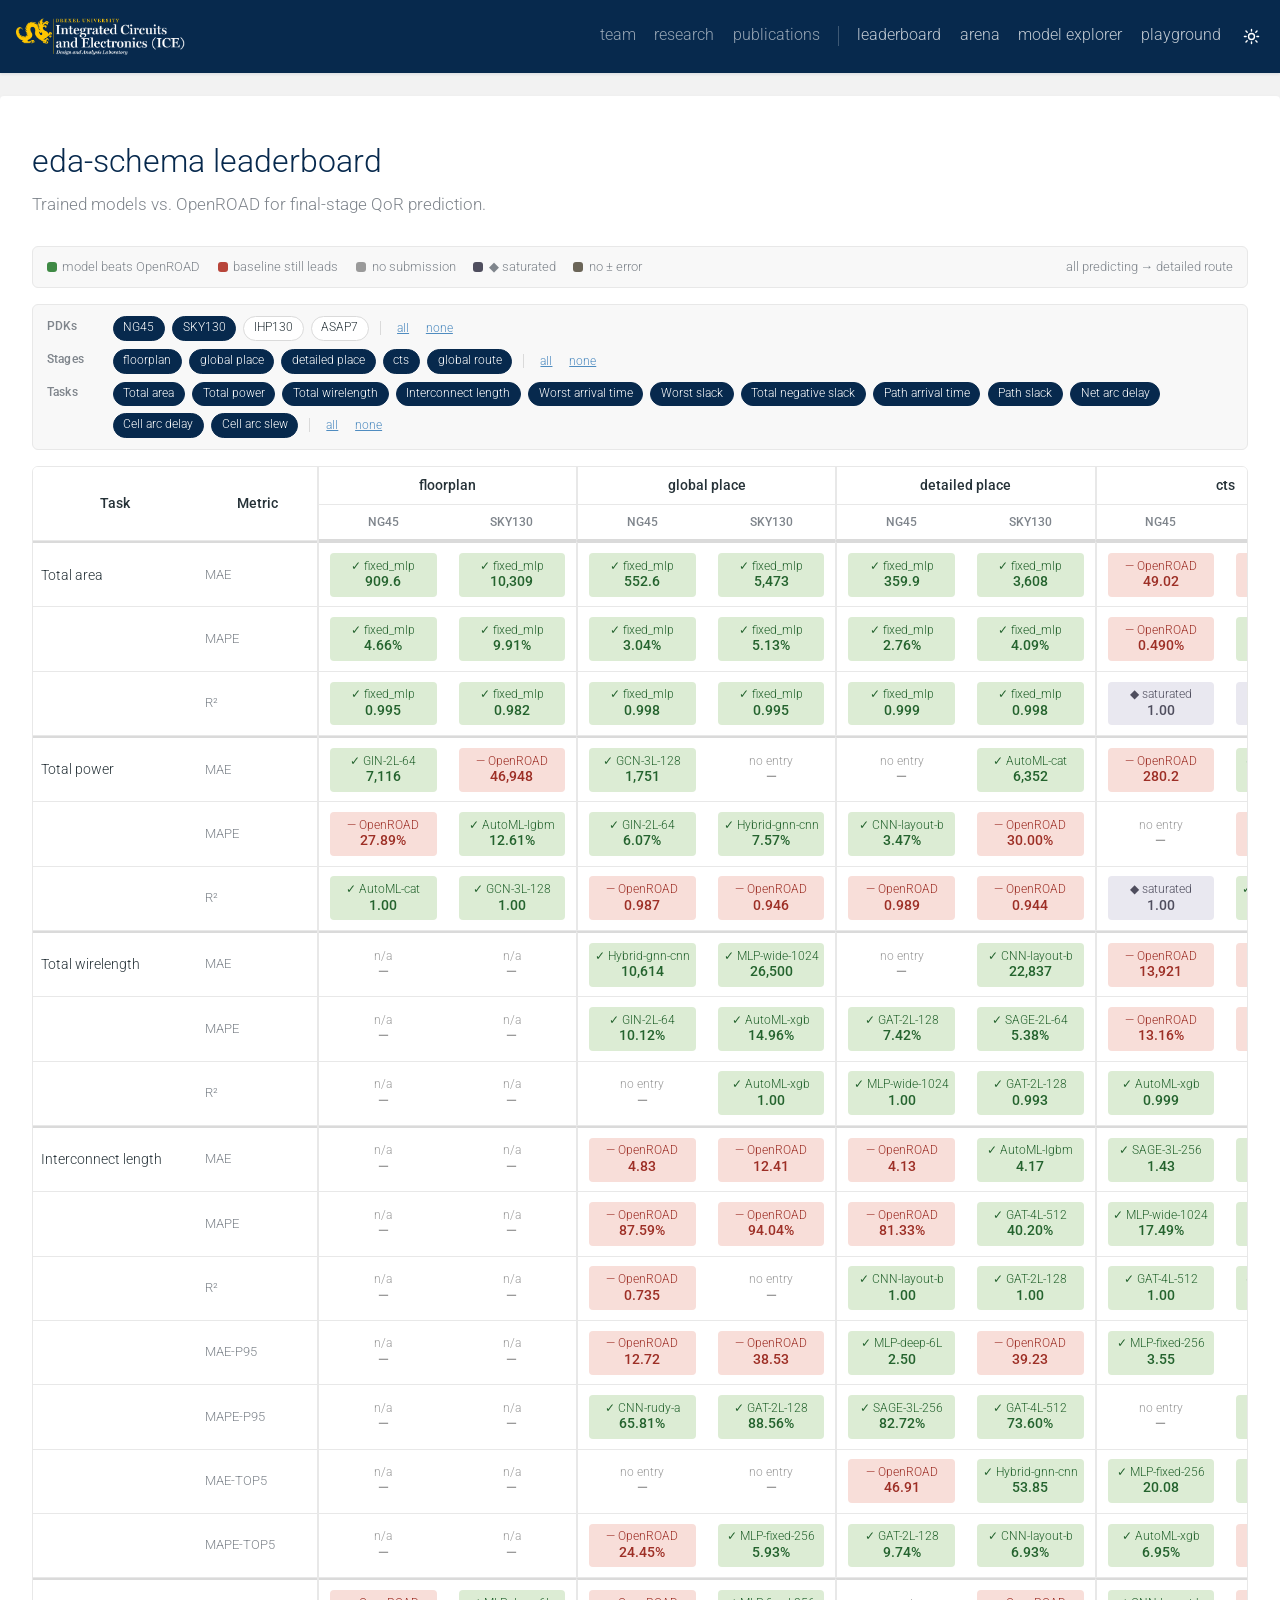
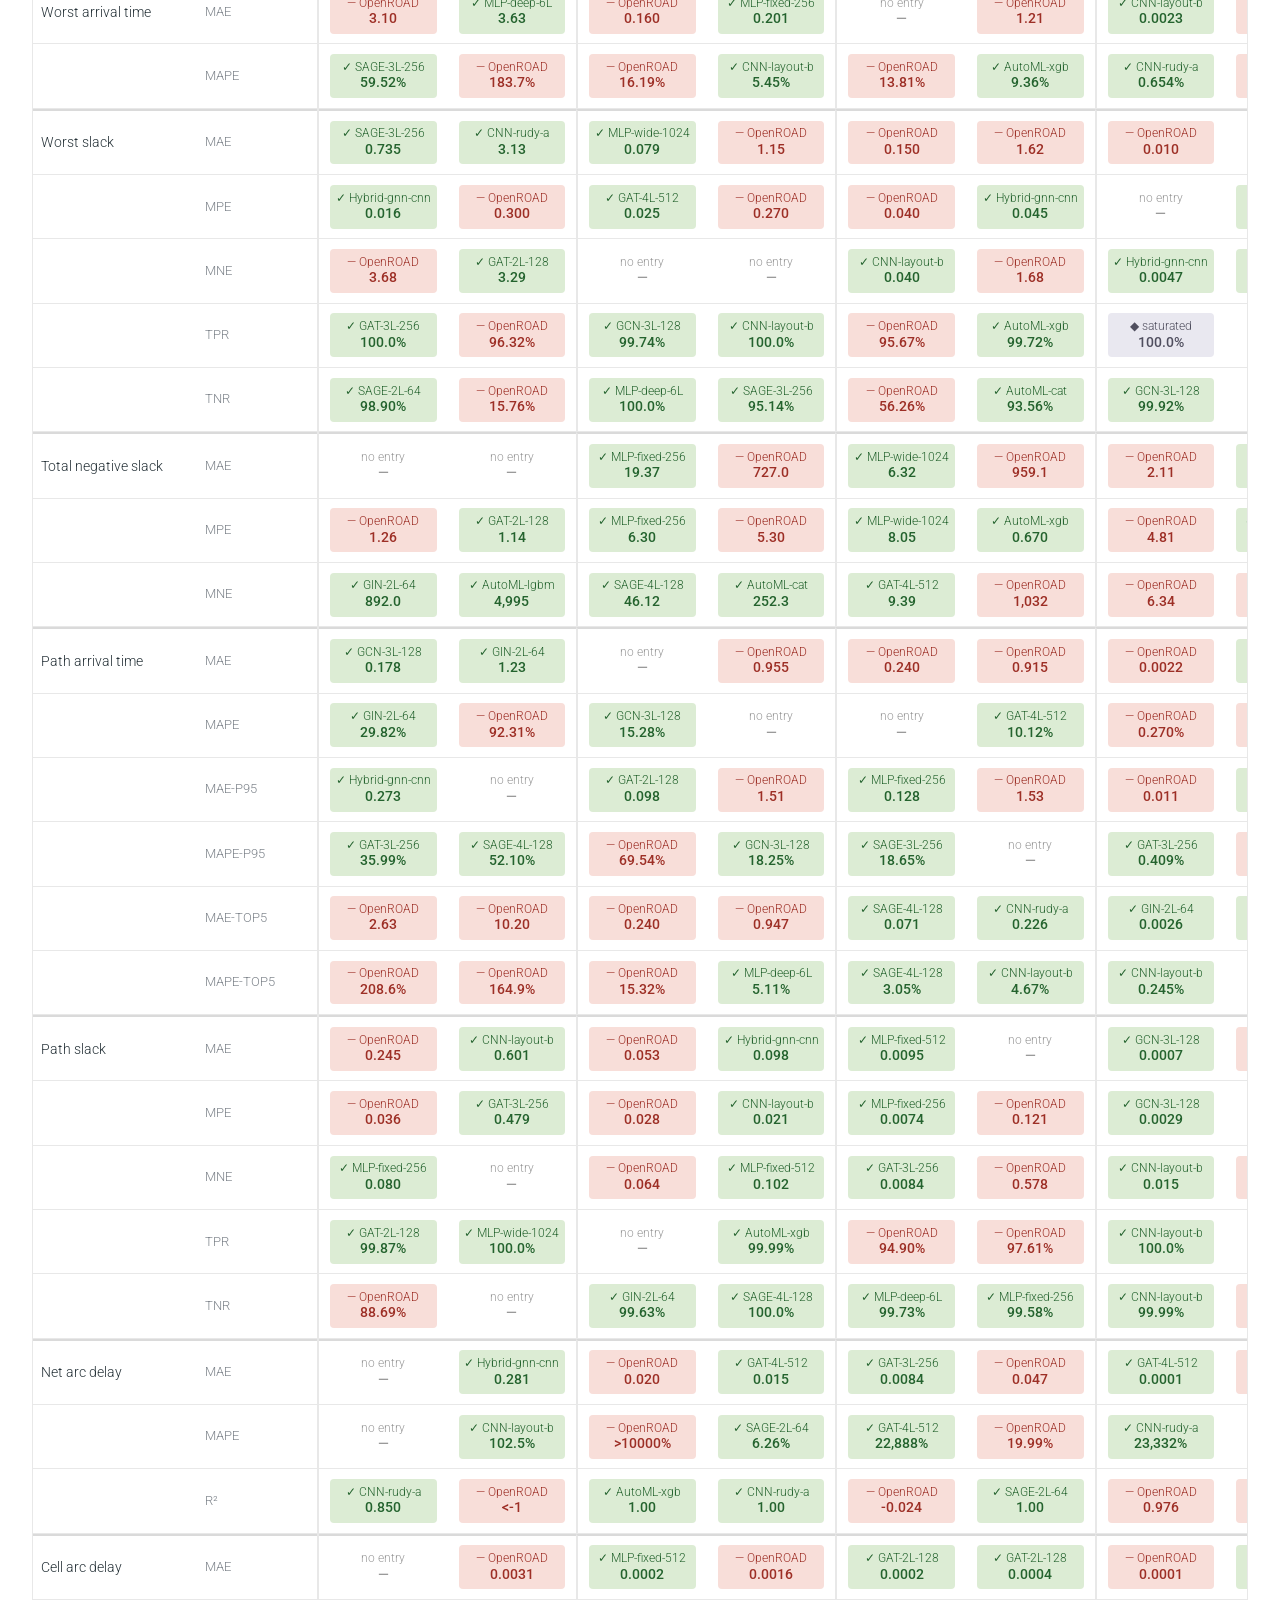
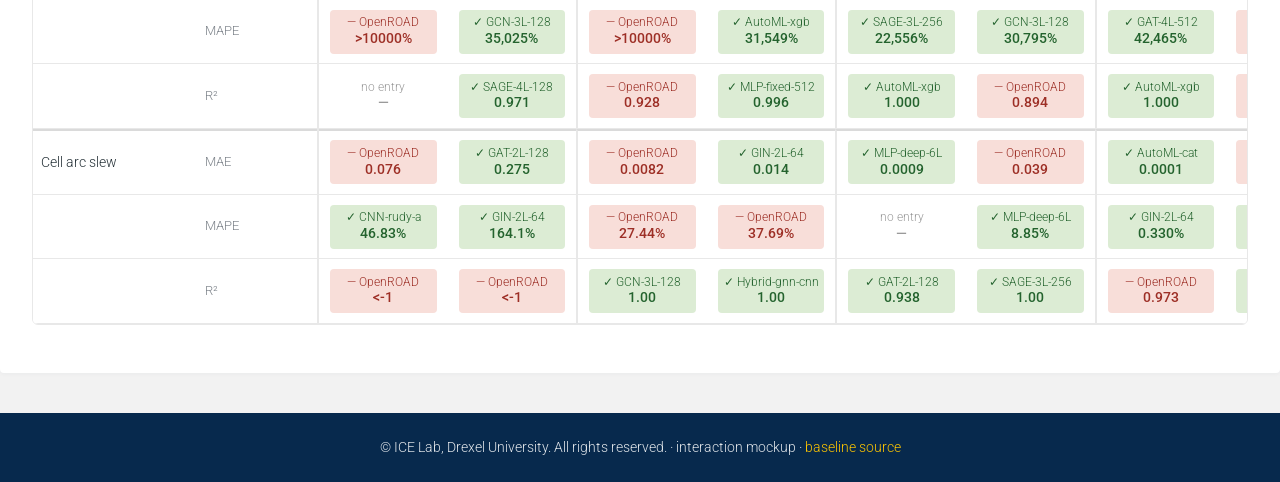
<file: index.html>
<!DOCTYPE html>
<html lang="en" data-theme="light">
<head>
<meta charset="utf-8">
<meta name="viewport" content="width=device-width,initial-scale=1">
<meta name="description" content="Benchmark leaderboard for ML predictors of final-stage QoR, scored against OpenROAD baselines from EDA-Schema-V2. Drexel ICE Lab.">
<meta name="robots" content="noindex">
<meta property="og:type" content="website">
<meta property="og:title" content="EDA-Schema Leaderboard — Drexel ICE Lab">
<meta property="og:description" content="12 prediction tasks across 4 PDKs and 5 design stages. Real OpenROAD baselines; model results are synthetic placeholders.">
<meta property="og:site_name" content="Drexel ICE Lab">
<meta name="twitter:card" content="summary_large_image">
<meta name="twitter:title" content="EDA-Schema Leaderboard — Drexel ICE Lab">
<meta name="twitter:description" content="Interaction mockup. Real baselines, synthetic model results.">
<link rel="icon" href="data:image/svg+xml,<svg xmlns='http://www.w3.org/2000/svg' viewBox='0 0 32 32'><rect width='32' height='32' rx='6' fill='%2307294D'/><text x='16' y='23' font-family='Georgia,serif' font-size='18' fill='%23FFC600' text-anchor='middle'>E</text></svg>">
<link rel="preconnect" href="https://fonts.googleapis.com">
<link rel="preconnect" href="https://fonts.gstatic.com" crossorigin>
<link rel="stylesheet" href="https://fonts.googleapis.com/css?family=Roboto:300,400,500,700|Roboto+Slab:100,300,400,500,700|Material+Icons&display=swap">
<link rel="stylesheet" href="theme.css">
<script src="theme.js"></script>
<title>EDA-Schema Leaderboard | Drexel ICE Lab</title>
<style>
/* ===================================================================
   Branding, design tokens, base type and the header all live in
   theme.css, which mirrors the lab site's own SCSS. Only this page's
   component styles are below.
   =================================================================== */

/* al-folio lowercases page titles and nav labels. */
.page-title, .nav-link { text-transform: lowercase; }

code, pre, .mono { font-family: var(--global-font-mono); font-size: .9em; }
code  { background: var(--global-code-bg-color); padding: .12em .4em;
        border-radius:var(--r-xs); }
pre   { background: var(--global-code-bg-color); padding: 1rem;
        border-radius: var(--global-radius); overflow-x: auto; }

.num { font-variant-numeric: tabular-nums; }

/* --- Layout -------------------------------------------------------------- */

/* al-folio sets max_width: 930px in _config.yml. Prose keeps that; the data grid
   needs more room, so .container--wide is the one documented deviation. */
/* content sits on a white surface over the grey ground, as on the lab site:
   930px, 4px radius, the same barely-there navy shadow, no border */
.container { max-width: 930px; margin: 1.5rem auto 2.5rem; padding: 2.5rem 2rem 3rem;
  background: var(--global-surface-bg); border-radius: var(--global-surface-radius);
  box-shadow: var(--global-surface-shadow); }
.container--wide { max-width: 1440px; }

.page-header { margin-bottom: 1.75rem; }
.page-header h1 { margin-bottom: .25rem; }
.page-header .lead {
  font-size: 1.05rem; color: var(--global-text-color-light); margin: 0;
}

/* --- Tables ---------------------------------------------------------------
   al-folio uses Bootstrap-ish tables: light header rule, row dividers,
   no vertical borders, subtle row hover.                                     */

.table { width: 100%; border-collapse: collapse; }
.table th {
  font-family: var(--global-font-sans);
  font-size: .9rem; font-weight: 500;
  color: var(--global-text-color-light);
  text-align: left; padding: .6rem .7rem;
  border-bottom: 2px solid var(--global-divider-strong);
}
.table td {
  padding: .7rem; border-bottom: 1px solid var(--global-divider-color);
}
.table tbody tr:hover td { background: var(--global-card-bg-color); }
.table .r { text-align: right; }
.table .c { text-align: center; }

/* --- Cards and pills ----------------------------------------------------- */

.card {
  background: var(--global-card-bg-color);
  border: 1px solid var(--global-divider-color);
  border-radius: var(--global-radius);
  padding: 1rem 1.2rem;
}

.pill {
  font: inherit; font-size: .92rem;
  padding: .4rem .9rem;
  border: 1px solid transparent; border-radius:var(--r-pill);
  background: none; color: var(--global-text-color);
  cursor: pointer; transition: background .15s ease;
}
.pill:hover { background: var(--global-card-bg-color); }
.pill[aria-pressed="true"] {
  background: var(--global-theme-color);
  color: #fff; border-color: var(--global-theme-color);
}

.badge {
  font-size: .78rem; padding: .15rem .6rem; border-radius:var(--r-pill);
  background: var(--global-card-bg-color);
  border: 1px solid var(--global-divider-color);
  color: var(--global-text-color-light);
}
.badge--verified { background: var(--lb-win-bg); color: var(--lb-win-fg);
                   border-color: transparent; }
.badge--flagged  { color: var(--lb-warn); border-color: var(--lb-warn); }

/* --- Leaderboard cells --------------------------------------------------- */

.cell {
  border-radius: var(--global-radius);
  padding: .6rem .5rem; margin: .25rem;
  text-align: center; cursor: pointer;
  border: 1px solid transparent;
  transition: box-shadow .12s ease;
}
.cell:hover { box-shadow: 0 0 0 2px rgba(7, 41, 77, .28); }
.cell .who { font-size: .85rem; line-height: 1.3; }
.cell .val { font-size: 1rem; font-weight: 500; margin-top: 1px; }

.cell--win   { background: var(--lb-win-bg);   color: var(--lb-win-fg); }
.cell--lose  { background: var(--lb-lose-bg);  color: var(--lb-lose-fg); }
.cell--sat   { background: var(--lb-sat-bg);   color: var(--lb-sat-fg); }
.cell--undef { background: var(--lb-undef-bg); color: var(--lb-undef-fg); }
.cell--none  { background: var(--lb-none-bg);  color: var(--lb-none-fg);
               cursor: default; }
.cell--none:hover { box-shadow: none; }

.row--void {
  background: var(--global-card-bg-color);
  color: var(--global-text-color-light);
  text-align: center; font-size: .9rem; padding: .9rem;
}

/* --- Focus and motion ---------------------------------------------------- */

:focus-visible {
  outline: 2px solid var(--global-accent-color);
  outline-offset: 2px;
}
@media (prefers-reduced-motion: reduce) {
  * { transition: none !important; animation: none !important; }
}

/* --- Footer ---------------------------------------------------------------
   al-folio's footer is a full-width bar with centered muted text. Ours is
   navy with gold links, which is where the brand pair actually works.        */

.footer {
  background: var(--global-footer-bg-color);
  color: var(--global-footer-text-color);
  text-align: center; padding: 1.5rem; font-size: .85rem;
}
.footer a { color: var(--global-footer-link-color); }

/* --- Responsive ---------------------------------------------------------- */

@media (max-width: 900px) {
  .matrix-scroll { overflow-x: auto; -webkit-overflow-scrolling: touch; }
  .matrix-scroll .table th:first-child,
  .matrix-scroll .table td:first-child {
    position: sticky; left: 0; background: var(--global-bg-color);
    z-index: 2;
  }
  .navbar nav { gap: .9rem; font-size: .9rem; }
}

/* ===== controls ===== */
/* Filter rows. Every row is the same two-column grid so the pills line up
   down the left edge, and the pill set carries its own row and column gaps
   so wrapped rows keep clear of each other. */
.ctrls{display:flex;flex-direction:column;gap:.5rem;margin-bottom:1rem;
  padding:.7rem .85rem;background:var(--global-card-bg-color);
  border:1px solid var(--global-divider-color);border-radius:var(--global-radius)}
.ctrlrow{display:grid;grid-template-columns:58px minmax(0,1fr);gap:.5rem;align-items:start}
.ctrlrow .lbl{font-size:.74rem;line-height:1.7;color:var(--global-text-color-light);
  font-weight:500;letter-spacing:.02em}
.chks{display:flex;align-items:center;flex-wrap:wrap;gap:.4rem .45rem}
.ctrlrow .mini{font:inherit;font-size:.72rem;padding:.1rem .3rem;border:none;background:none;
  color:var(--global-link-color);cursor:pointer;text-decoration:underline;opacity:.75}
.ctrlrow .mini:hover{opacity:1}
.ctrlrow .sep{width:1px;height:14px;background:var(--global-divider-strong);margin:0 .25rem}
.chk,.chk.sm{font:inherit;font-size:.74rem;line-height:1.5;padding:.16rem .6rem;
  border:1px solid var(--global-divider-strong);
  border-radius:var(--r-pill);background:var(--global-bg-color);color:var(--global-text-color);cursor:pointer;
  display:inline-flex;align-items:center;white-space:nowrap;
  transition:background .15s,border-color .15s,color .15s}
.chk:hover{border-color:var(--global-theme-color)}
.chk[aria-pressed="true"]{background:var(--global-theme-color);color:#fff;border-color:var(--global-theme-color)}
/* the filled state is the affordance; a tick would only pad the pill out */
.chk .tick{display:none}
.meta{font-size:.85rem;color:var(--global-text-color-light);margin:0 0 1rem}

/* ===== matrix ===== */
.mwrap{overflow-x:auto;overflow-y:visible;border:1px solid var(--global-divider-color);
  border-radius:var(--global-radius);background:var(--global-bg-color)}
table.mx{border-collapse:separate;border-spacing:0;width:max-content;min-width:100%}
table.mx th,table.mx td{padding:0;margin:0}
table.mx thead th{background:var(--global-bg-color);
  font-family:var(--global-font-sans);font-weight:500;font-size:.82rem;
  color:var(--global-text-color-light);padding:.45rem .5rem;text-align:center;white-space:nowrap;
  border-bottom:1px solid var(--global-divider-color)}
table.mx thead tr.g1 th{font-size:.9rem;color:var(--global-text-color);
  border-bottom:1px solid var(--global-divider-color)}
table.mx thead tr.g2 th{border-bottom:2px solid var(--global-divider-strong);font-size:.76rem}
th.stg{border-left:2px solid var(--global-divider-color)}
td.stg{border-left:2px solid var(--global-divider-color)}
th.sk1,td.sk1{position:sticky;left:0;z-index:6;background:var(--global-bg-color);
  min-width:148px;max-width:148px;text-align:left;padding-left:.7rem}
th.sk2,td.sk2{position:sticky;left:148px;z-index:6;background:var(--global-bg-color);
  min-width:104px;max-width:104px;text-align:left;padding-left:.5rem;
  box-shadow:2px 0 0 var(--global-divider-color)}
table.mx thead th.sk1,table.mx thead th.sk2{z-index:8}
table.mx tbody td{border-bottom:1px solid var(--global-divider-color);vertical-align:middle;height:46px}
td.sk1{font-size:.88rem;font-family:var(--global-font-slab)}
td.sk2{font-size:.8rem;color:var(--global-text-color-light);font-variant-numeric:tabular-nums}
tr.grpstart td{border-top:2px solid var(--global-divider-strong)}
tr.hl td.sk1,tr.hl td.sk2{background:var(--global-card-bg-color)}
td.colhl{background:rgba(7,41,77,.045)}
html[data-theme="dark"] td.colhl{background:rgba(255,255,255,.05)}

.c{margin:3px;border-radius:var(--r-sm);padding:.3rem .3rem;text-align:center;cursor:pointer;
  min-width:88px;border:1px solid transparent;transition:box-shadow .12s,transform .12s;
  opacity:0;transform:translateY(4px);animation:cin .32s ease forwards}
@keyframes cin{to{opacity:1;transform:none}}
.c:hover{box-shadow:0 0 0 2px rgba(7,41,77,.3);transform:translateY(-1px)}
.c .w{font-size:.72rem;line-height:1.25;white-space:nowrap;overflow:hidden;text-overflow:ellipsis}
.c .v{font-size:.86rem;font-weight:500;font-variant-numeric:tabular-nums;line-height:1.3}
.c-win{background:var(--lb-win-bg);color:var(--lb-win-fg)}
.c-lose{background:var(--lb-lose-bg);color:var(--lb-lose-fg)}
.c-sat{background:var(--lb-sat-bg);color:var(--lb-sat-fg)}
.c-undef{background:var(--lb-undef-bg);color:var(--lb-undef-fg)}
.c-none{color:var(--lb-none-fg);cursor:default}
.c-none:hover{box-shadow:none;transform:none}
.c-void{color:var(--lb-none-fg);cursor:default;opacity:.55}
.c-void:hover{box-shadow:none;transform:none}
.legend{display:flex;gap:1.1rem;flex-wrap:wrap;font-size:.8rem;
  color:var(--global-text-color-light);align-items:center;padding:.6rem .85rem;
  background:var(--global-card-bg-color);border:1px solid var(--global-divider-color);
  border-radius:var(--global-radius);margin:0 0 1rem}
.legend span{display:flex;align-items:center;gap:.35rem}
.sq{width:10px;height:10px;border-radius:var(--r-xs);display:inline-block}

/* tooltip */
#tip{position:fixed;z-index:200;pointer-events:none;background:var(--global-text-color);
  color:var(--global-bg-color);font-size:.76rem;line-height:1.5;padding:.45rem .65rem;
  border-radius:var(--r-sm);opacity:0;transition:opacity .12s;max-width:260px;box-shadow:0 3px 12px rgba(0,0,0,.2)}
#tip.on{opacity:1}
#tip b{font-weight:600}

/* ===== ranking grid (div-based so FLIP transforms are reliable) ===== */
.rk{border:1px solid var(--global-divider-color);border-radius:var(--global-radius);overflow-x:auto}
.rkin{min-width:max-content}
.rkhead,.rkrow{display:grid;align-items:center}
.rkhead{position:sticky;top:0;z-index:3;background:var(--global-bg-color);
  border-bottom:2px solid var(--global-divider-strong)}
.rkhead>div{padding:.5rem .55rem;font-size:.8rem;font-weight:500;color:var(--global-text-color-light);
  white-space:nowrap;cursor:pointer;user-select:none;transition:color .15s}
.rkhead>div:hover{color:var(--global-theme-color)}
.rkhead>div.act{color:var(--global-theme-color);font-weight:600}
.rkhead>div.act::after{content:"\25be";margin-left:.25rem;font-size:.7rem;display:inline-block}
.rkhead>div.act.up::after{transform:rotate(180deg)}
.rkrow{border-bottom:1px solid var(--global-divider-color);will-change:transform}
.rkrow>div{padding:.55rem;font-size:.86rem;white-space:nowrap}
.rkrow:hover{background:var(--global-card-bg-color)}
.rkrow.base{background:var(--global-card-bg-color);border-bottom:2px solid var(--global-theme-color);
  font-weight:500}
.rkrow.lead{background:var(--lb-win-bg)}
.rkrow.lead:hover{background:#d2e5c8}
html[data-theme="dark"] .rkrow.lead:hover{background:#254529}
.mcell{display:flex;align-items:baseline;justify-content:flex-end;gap:.3rem;
  font-variant-numeric:tabular-nums}
.mcell .rkb{font-size:.68rem;padding:0 .28rem;border-radius:var(--r-xs);background:var(--global-divider-color);
  color:var(--global-text-color-light);min-width:17px;text-align:center}
.mcell.r1 .rkb{background:var(--lb-win-fg);color:#fff}
.mcell.colact{background:rgba(7,41,77,.055);border-radius:var(--r-sm)}
html[data-theme="dark"] .mcell.colact{background:rgba(255,255,255,.06)}
.mono{font-variant-numeric:tabular-nums}
.fam{color:var(--global-text-color-light);font-size:.8rem}
/* marks the one row that is a measured run rather than placeholder data */
.realtag{display:inline-block;margin-left:.45rem;padding:0 .34rem;border-radius:3px;
  font-size:.62rem;font-weight:600;letter-spacing:.06em;text-transform:uppercase;
  background:var(--lb-win-bg);color:var(--lb-win-fg);border:1px solid var(--lb-win-solid);
  vertical-align:1px}
.rkrow.isreal{background:color-mix(in srgb,var(--lb-win-bg) 45%,transparent)}

/* ===== charts ===== */
.grid2{display:grid;grid-template-columns:repeat(auto-fit,minmax(380px,1fr));gap:1.6rem;margin-top:1.6rem}
.chart{border:1px solid var(--global-divider-color);border-radius:var(--global-radius);padding:1rem 1.1rem}
.chart h3{font-size:.98rem;margin:0 0 .15rem}
.chart p{font-size:.78rem;color:var(--global-text-color-light);margin:0 0 .7rem}
.clg{display:flex;gap:1rem;font-size:.76rem;color:var(--global-text-color-light);margin-top:.5rem}
.dot{width:9px;height:9px;border-radius:var(--r-pill);display:inline-block;margin-right:.3rem}
.pt{opacity:0}
.anim .pt{animation:ptin .4s ease forwards}
@keyframes ptin{from{opacity:0;transform:scale(.3)}to{opacity:.62;transform:scale(1)}}
.br{transform:scaleY(0);transform-origin:bottom}
.anim .br{animation:brin .55s cubic-bezier(.22,.61,.36,1) forwards}
@keyframes brin{to{transform:scaleY(1)}}
.ln{stroke-dasharray:var(--len);stroke-dashoffset:var(--len)}
.anim .ln{animation:draw 1.1s cubic-bezier(.4,0,.2,1) forwards}
@keyframes draw{to{stroke-dashoffset:0}}
.gl{opacity:0}
.anim .gl{animation:glin .5s ease .35s forwards}
@keyframes glin{to{opacity:1}}
.bar-hit{cursor:pointer}

/* ===== misc ===== */
.crumb{font-size:.85rem;color:var(--global-text-color-light);margin-bottom:.9rem}
.crumb a{cursor:pointer}
.baserow{display:flex;justify-content:space-between;align-items:center;gap:1.2rem;padding:.85rem 1.1rem;
  background:var(--global-card-bg-color);border-left:3px solid var(--global-theme-color);
  border-radius:var(--global-radius);margin-bottom:1rem}
.baserow .bv{font-size:1.5rem;font-family:var(--global-font-slab);font-variant-numeric:tabular-nums}
.tog{display:inline-flex;border:1px solid var(--global-divider-strong);border-radius:var(--r-pill);overflow:hidden}
.tog button{font:inherit;font-size:.8rem;padding:.28rem .8rem;background:none;border:none;cursor:pointer;
  color:var(--global-text-color);transition:background .15s}
.tog button[aria-pressed="true"]{background:var(--global-theme-color);color:#fff}
.kpis{display:grid;grid-template-columns:repeat(auto-fit,minmax(140px,1fr));gap:1.3rem;margin:1.4rem 0}
.kpi .k{font-size:.8rem;color:var(--global-text-color-light)}
.kpi .v{font-size:1.3rem;font-family:var(--global-font-slab);font-variant-numeric:tabular-nums}
.sec{border-top:1px solid var(--global-divider-color);padding-top:1.1rem;margin-top:1.5rem}
.feats{display:flex;gap:.9rem;flex-wrap:wrap;font-family:var(--global-font-mono);font-size:.8rem}
.btns{display:flex;gap:.5rem;flex-wrap:wrap}
.btn{font:inherit;font-size:.88rem;padding:.4rem .85rem;border:1px solid var(--global-divider-strong);
  border-radius:var(--global-radius);background:var(--global-bg-color);cursor:pointer;
  color:var(--global-text-color);transition:border-color .15s,color .15s;
  text-decoration:none;display:inline-flex;align-items:center}
.btn:hover{border-color:var(--global-theme-color);color:var(--global-theme-color);text-decoration:none}
.hidden{display:none}
.themebtn{font:inherit;font-size:.82rem;padding:.2rem .65rem;border:1px solid var(--global-divider-strong);
  border-radius:var(--r-pill);background:none;cursor:pointer;color:var(--global-text-color)}
@media (prefers-reduced-motion:reduce){
  .c,.pt,.br,.ln,.gl{animation:none!important;opacity:1!important;transform:none!important;
    stroke-dashoffset:0!important}
  .rkrow{transition:none!important}
}

/* al-folio: back_to_top is true in _config.yml. The scroll progress bar
   lives in theme.css / theme.js, same as drexel-ice.github.io. */
#top{position:fixed;right:1.2rem;bottom:1.2rem;z-index:120;width:38px;height:38px;
  border-radius:50%;border:none;cursor:pointer;background:rgba(0,0,0,.4);color:#fff;
  font-size:1rem;opacity:0;pointer-events:none;transition:opacity .2s}
#top.on{opacity:1;pointer-events:auto}
html[data-theme="dark"] #top{background:rgba(255,255,255,.25)}

/* ==================== HF-style leaderboard controls ==================== */
.tabs{display:flex;gap:.15rem;border-bottom:1px solid var(--global-divider-color);margin-bottom:1.2rem}
.tab{font:inherit;font-size:.92rem;padding:.55rem 1rem;background:none;border:none;cursor:pointer;
  color:var(--global-text-color-light);border-bottom:2px solid transparent;margin-bottom:-1px;
  transition:color .15s,border-color .15s;display:flex;align-items:center;gap:.4rem}
.tab:hover{color:var(--global-text-color)}
.tab[aria-selected="true"]{color:var(--global-theme-color);border-bottom-color:var(--global-theme-color);
  font-weight:500}

/* The ranking filters use the same panel and the same pill scale as the
   matrix filters, so the two filter surfaces read as one system. */
.toolbar{display:flex;flex-direction:column;gap:.55rem;margin-bottom:1rem;
  padding:.7rem .85rem;background:var(--global-card-bg-color);
  border:1px solid var(--global-divider-color);border-radius:var(--global-radius)}
.srchwrap{position:relative;flex:1;min-width:220px}
.srch{width:100%;font:inherit;font-size:.82rem;padding:.38rem .7rem .38rem 1.85rem;
  border:1px solid var(--global-divider-strong);border-radius:var(--global-radius);
  background:var(--global-bg-color);color:var(--global-text-color)}
.srch:focus{outline:none;border-color:var(--global-theme-color)}
.srchico{position:absolute;left:.6rem;top:50%;transform:translateY(-50%);
  color:var(--global-text-color-light);font-size:.8rem;pointer-events:none}
.srchhint{font-size:.7rem;color:var(--global-text-color-light);margin:-.3rem 0 0 .1rem}

.qfrow{display:flex;gap:.4rem .45rem;flex-wrap:wrap;align-items:center}
.qf{font:inherit;font-size:.74rem;line-height:1.5;padding:.16rem .6rem;
  border:1px solid var(--global-divider-strong);
  border-radius:var(--r-pill);background:var(--global-bg-color);color:var(--global-text-color-light);
  cursor:pointer;display:inline-flex;align-items:center;gap:.3rem;white-space:nowrap;transition:.15s}
.qf:hover{border-color:var(--global-theme-color);color:var(--global-text-color)}
.qf[aria-pressed="true"]{background:var(--global-theme-color);color:#fff;
  border-color:var(--global-theme-color)}
.qf .ct{font-size:.67rem;opacity:.75}

.tbrow{display:flex;gap:.45rem;align-items:flex-start;flex-wrap:wrap}
.drop{position:relative}
.dropbtn{font:inherit;font-size:.76rem;padding:.26rem .65rem;border:1px solid var(--global-divider-strong);
  border-radius:var(--global-radius);background:var(--global-bg-color);color:var(--global-text-color);
  cursor:pointer;display:flex;align-items:center;gap:.4rem;white-space:nowrap}
.dropbtn:hover{border-color:var(--global-theme-color)}
.dropbtn .badge2{background:var(--global-theme-color);color:#fff;border-radius:var(--r-pill);
  font-size:.68rem;padding:0 .35rem;min-width:16px;text-align:center}
.dropmenu{position:absolute;top:calc(100% + 4px);left:0;z-index:60;min-width:240px;max-height:340px;
  overflow-y:auto;background:var(--global-bg-color);border:1px solid var(--global-divider-strong);
  border-radius:var(--global-radius);box-shadow:0 6px 20px rgba(0,0,0,.13);padding:.5rem;display:none}
.dropmenu.on{display:block}
.dropmenu h4{font-family:var(--global-font-sans);font-size:.72rem;font-weight:600;
  text-transform:uppercase;letter-spacing:.04em;color:var(--global-text-color-light);
  margin:.5rem .4rem .3rem}
.dropmenu h4:first-child{margin-top:.1rem}
.opt{display:flex;align-items:center;gap:.5rem;padding:.32rem .4rem;border-radius:var(--r-sm);
  font-size:.84rem;cursor:pointer}
.opt:hover{background:var(--global-card-bg-color)}
.opt input{cursor:pointer;accent-color:var(--global-theme-color)}
.opt .cnt{margin-left:auto;font-size:.72rem;color:var(--global-text-color-light)}
.rangewrap{padding:.4rem}
.rangewrap input[type=range]{width:100%;accent-color:var(--global-theme-color)}
.rangelbl{display:flex;justify-content:space-between;font-size:.75rem;
  color:var(--global-text-color-light);margin-bottom:.2rem}

.results{display:flex;align-items:center;gap:.7rem;flex-wrap:wrap;font-size:.82rem;
  color:var(--global-text-color-light);margin-bottom:.6rem}
.results .clr{font:inherit;font-size:.8rem;background:none;border:none;cursor:pointer;
  color:var(--global-theme-color);text-decoration:underline;padding:0}

/* score bars behind values */
.mcell{position:relative;overflow:hidden}
.sbar{position:absolute;left:0;top:50%;transform:translateY(-50%) scaleX(0);transform-origin:left;
  height:60%;border-radius:var(--r-xs);background:var(--lb-win-solid);opacity:.16;
  animation:sbin .5s cubic-bezier(.22,.61,.36,1) forwards;z-index:0}
@keyframes sbin{to{transform:translateY(-50%) scaleX(1)}}
.mcell>span{position:relative;z-index:1}
.mcell.below .sbar{background:var(--lb-lose-solid)}

/* pinning + expansion */
.pinbtn{font:inherit;background:none;border:none;cursor:pointer;color:var(--global-text-color-light);
  padding:0 .2rem;font-size:.85rem;opacity:.35;transition:opacity .15s,color .15s}
.rkrow:hover .pinbtn{opacity:.8}
.pinbtn.on{opacity:1;color:var(--global-theme-color)}
.rkrow.pinned{background:rgba(7,41,77,.045);box-shadow:inset 3px 0 0 var(--global-theme-color)}
html[data-theme="dark"] .rkrow.pinned{background:rgba(255,255,255,.05)}
.expbtn{font:inherit;background:none;border:none;cursor:pointer;
  color:var(--global-text-color-light);font-size:.7rem;padding:0 .3rem}
.detail{grid-column:1/-1;padding:.9rem 1.1rem;background:var(--global-card-bg-color);
  border-top:1px solid var(--global-divider-color);font-size:.84rem;
  display:grid;grid-template-columns:repeat(auto-fit,minmax(160px,1fr));gap:.9rem}
.detail .dl{font-size:.72rem;color:var(--global-text-color-light);text-transform:uppercase;
  letter-spacing:.03em}
.detail .dv{font-size:.9rem}
.medal{font-size:.9rem}

.pager{display:flex;align-items:center;gap:.5rem;justify-content:center;margin-top:1rem;
  font-size:.85rem;color:var(--global-text-color-light)}
.pager button{font:inherit;font-size:.85rem;padding:.3rem .7rem;border:1px solid var(--global-divider-strong);
  border-radius:var(--global-radius);background:var(--global-bg-color);cursor:pointer;
  color:var(--global-text-color)}
.pager button:disabled{opacity:.4;cursor:default}
.pager select{font:inherit;font-size:.82rem;padding:.25rem .4rem;border-radius:var(--r-sm);
  border:1px solid var(--global-divider-strong);background:var(--global-bg-color);
  color:var(--global-text-color)}

/* about page */
.about{max-width:760px}
.about h2{font-size:1.35rem;margin:2rem 0 .6rem}
.about h2:first-child{margin-top:0}
.about h3{font-size:1.05rem;margin:1.4rem 0 .4rem}
.about p{margin:0 0 .9rem;line-height:1.7}
.about ul{margin:0 0 .9rem;padding-left:1.2rem;line-height:1.7}
.about li{margin-bottom:.3rem}
.about table{width:100%;border-collapse:collapse;margin:0 0 1.2rem;font-size:.9rem}
.about th{text-align:left;font-weight:500;font-size:.82rem;color:var(--global-text-color-light);
  border-bottom:2px solid var(--global-divider-strong);padding:.45rem .6rem}
.about td{padding:.5rem .6rem;border-bottom:1px solid var(--global-divider-color);vertical-align:top}
.about code{font-size:.86em}
.callout{border-left:3px solid var(--global-theme-color);background:var(--global-card-bg-color);
  padding:.8rem 1rem;border-radius:0 var(--global-radius) var(--global-radius) 0;margin:0 0 1.2rem}
.callout p:last-child{margin:0}
.toc{background:var(--global-card-bg-color);border:1px solid var(--global-divider-color);
  border-radius:var(--global-radius);padding:.9rem 1.1rem;margin-bottom:1.6rem}
.toc a{display:block;padding:.15rem 0;font-size:.88rem}

/* ===== contextual About page ===== */
.ab{max-width:920px}
.abkick{font-size:.74rem;text-transform:uppercase;letter-spacing:.07em;
  color:var(--global-theme-color);font-weight:600;margin-bottom:.3rem}
.abtitle{font-family:var(--global-font-slab);font-weight:400;font-size:1.75rem;
  margin:0 0 .4rem;line-height:1.25}
.ablead{font-size:1.02rem;color:var(--global-text-color-light);margin:0 0 1.5rem;max-width:70ch}
.abgrid{display:grid;grid-template-columns:repeat(auto-fit,minmax(150px,1fr));gap:1px;
  background:var(--global-divider-color);border:1px solid var(--global-divider-color);
  border-radius:var(--r-lg);overflow:hidden;margin-bottom:2rem}
.abstat{background:var(--global-bg-color);padding:.8rem .9rem}
.abstat .t{font-size:.7rem;text-transform:uppercase;letter-spacing:.05em;
  color:var(--global-text-color-light)}
.abstat .v{font-family:var(--global-font-slab);font-size:1.25rem;margin:.1rem 0}
.abstat .s{font-size:.75rem;color:var(--global-text-color-light)}
.ab h2{font-family:var(--global-font-slab);font-weight:400;font-size:1.28rem;
  margin:2rem 0 .5rem;padding-bottom:.3rem;border-bottom:1px solid var(--global-divider-color)}
.ab p{margin:0 0 .85rem;line-height:1.7;max-width:72ch}
.abcall{border-left:3px solid var(--global-theme-color);background:var(--global-card-bg-color);
  padding:.8rem 1rem;border-radius:0 6px 6px 0;margin:.2rem 0 1.2rem}
.abcall.warn{border-left-color:var(--lb-warn)}
.abcall p{margin:0}
.abfigs{display:grid;grid-template-columns:1.5fr 1fr;gap:1rem;margin:1rem 0 .5rem}
@media(max-width:800px){.abfigs{grid-template-columns:1fr}}
.abfigs figure{margin:0}
.abfigs canvas{width:100%;height:auto;border:1px solid var(--global-divider-color);
  border-radius:var(--r-md);display:block}
.abfigs figcaption{font-size:.78rem;color:var(--global-text-color-light);
  margin-top:.45rem;line-height:1.5}
.abnote{font-size:.76rem!important;color:var(--global-text-color-light);font-style:italic}
.abtab{width:100%;border-collapse:collapse;margin:.4rem 0 1.3rem;font-size:.92rem}
.abtab th{text-align:left;font-weight:500;color:var(--global-text-color-light);
  padding:.55rem .7rem .55rem 0;vertical-align:top;
  border-bottom:1px solid var(--global-divider-color)}
.abtab td{padding:.55rem 0;border-bottom:1px solid var(--global-divider-color);line-height:1.6}
.abdir{display:inline-block;font-size:.72rem;padding:.05rem .5rem;border-radius:var(--r-pill);
  background:var(--global-card-bg-color);color:var(--global-text-color-light);margin-left:.4rem}
.abcta{display:flex;align-items:center;justify-content:space-between;gap:1.2rem;flex-wrap:wrap;
  border:1px solid var(--global-theme-color);border-radius:var(--r-lg);padding:1.1rem 1.3rem;
  margin:2rem 0 1rem;background:var(--global-card-bg-color)}
.abctat{font-family:var(--global-font-slab);font-size:1.1rem}
.abctas{font-size:.88rem;color:var(--global-text-color-light);margin-top:.2rem}
.btn.primary{background:var(--global-theme-color);color:#fff;border:1px solid var(--global-theme-color);
  padding:.55rem 1.1rem;border-radius:var(--r-md);text-decoration:none;font-size:.92rem;white-space:nowrap}
.btn.primary:hover{opacity:.9;text-decoration:none;color:#fff}

/* beat-openroad strip on the ranking pane */
.beatstrip{display:flex;align-items:center;gap:.8rem;justify-content:space-between;
  border:1px dashed var(--global-theme-color);border-radius:var(--r-lg);padding:.7rem 1rem;
  margin:1.2rem 0 0;flex-wrap:wrap}
.beatstrip .bt{font-size:.92rem}
.beatstrip .bs{font-size:.8rem;color:var(--global-text-color-light)}

/* ===== rank matrix, Arena-style ===== */
.mxhead{display:flex;align-items:flex-start;justify-content:space-between;gap:1.2rem;
  flex-wrap:wrap;margin-bottom:.9rem}
.mxtitle{font-family:var(--global-font-slab);font-size:1.12rem;margin-bottom:.15rem}
.mxsub{font-size:.82rem;color:var(--global-text-color-light);max-width:62ch;line-height:1.5}
.mxctl{display:flex;align-items:center;gap:.7rem;flex-wrap:wrap}
.mxcount{font-family:var(--global-font-mono);font-size:.74rem;
  color:var(--global-text-color-light)}
.cbx2{font-size:.78rem;display:inline-flex;align-items:center;gap:.3rem;
  color:var(--global-text-color-light)}
.cbx2 input{accent-color:var(--global-theme-color)}
.mxwrap{overflow-x:auto;border:1px solid var(--global-divider-color);border-radius:var(--r-md)}
table.mx{border-collapse:separate;border-spacing:0;width:100%;font-size:.86rem}
table.mx th{position:sticky;top:0;background:var(--global-bg-color);z-index:2;
  font-weight:500;font-size:.76rem;color:var(--global-text-color-light);
  padding:.5rem .55rem;text-align:center;white-space:nowrap;
  border-bottom:2px solid var(--global-divider-strong)}
table.mx th.mxc{cursor:pointer;transition:color .12s}
table.mx th.mxc:hover{color:var(--global-theme-color)}
table.mx th.mxc.act{color:var(--global-theme-color);font-weight:600}
.mxdir{display:block;font-size:.6rem;opacity:.7;font-weight:400;text-transform:none}
table.mx th.mxm,table.mx td.mxm{text-align:left;min-width:230px;padding-left:.7rem;
  position:sticky;left:0;background:var(--global-bg-color);z-index:1;
  box-shadow:1px 0 0 var(--global-divider-color)}
table.mx th.mxm{z-index:3}
.mxrk{display:inline-block;min-width:20px;color:var(--global-text-color-light);
  font-size:.76rem;text-align:right;margin-right:.5rem}
.mxnm{font-weight:500}
.mxfam{color:var(--global-text-color-light);font-size:.74rem;margin-left:.45rem}
table.mx th.mxa,table.mx td.mxa{width:78px;text-align:center;
  color:var(--global-text-color-light);border-left:1px solid var(--global-divider-color)}
table.mx td{padding:.42rem .5rem;border-bottom:1px solid var(--global-divider-color)}
table.mx.compact td{padding:.2rem .4rem;font-size:.8rem}
table.mx tbody tr:hover td{background:var(--global-card-bg-color)}
table.mx tbody tr:hover td.mxm{background:var(--global-card-bg-color)}
.mxrow[data-n]{cursor:pointer}
td.mxv{text-align:center;padding:.28rem .3rem}
.mxin{display:flex;align-items:center;justify-content:center;gap:.22rem;
  border-radius:var(--r-sm);padding:.2rem .3rem;font-variant-numeric:tabular-nums}
td.mxv.win .mxin{background:var(--lb-win-bg);color:var(--lb-win-fg)}
td.mxv.lose .mxin{background:var(--lb-lose-bg);color:var(--lb-lose-fg)}
td.mxv.act .mxin{outline:1.5px solid var(--global-theme-color);outline-offset:-1.5px}
.mdl{font-size:.82rem;line-height:1}
.ci{font-size:.66rem;opacity:.62;font-family:var(--global-font-mono)}
.mxbase td{background:var(--global-card-bg-color);font-weight:500;
  border-top:2px solid var(--global-theme-color)}
.mxbase td.mxm{background:var(--global-card-bg-color)}
.mxbase .mxin{background:none!important;color:var(--global-text-color)!important}
.mxlegend{display:flex;gap:1.3rem;flex-wrap:wrap;align-items:center;margin-top:.8rem;
  font-size:.78rem;color:var(--global-text-color-light)}
.mxlegend span{display:inline-flex;align-items:center;gap:.3rem}
.mxlegend .sw{width:12px;height:12px;border-radius:var(--r-xs);display:inline-block}
.mxlegend .sw.win{background:var(--lb-win-bg);border:1px solid var(--lb-win-fg)}
.mxlegend .sw.lose{background:var(--lb-lose-bg);border:1px solid var(--lb-lose-fg)}

/* input representation */
.ivec{margin:.8rem 0 1.3rem}
.ivbar{display:flex;height:26px;border-radius:var(--r-sm);overflow:hidden}
.ivseg{display:flex;align-items:center;justify-content:center;color:#fff;
  font-size:.72rem;font-family:var(--global-font-mono);cursor:default}
.ivkey{display:flex;gap:1.1rem;flex-wrap:wrap;margin-top:.5rem;font-size:.78rem;
  color:var(--global-text-color-light)}
.ivkey span{display:inline-flex;align-items:center;gap:.32rem}
.ivkey i{width:11px;height:11px;border-radius:var(--r-xs);display:inline-block}
.ivcells{display:flex;gap:2px;flex-wrap:wrap;margin-top:.7rem}
.ivcells i{width:13px;height:13px;border-radius:var(--r-xs);display:block;opacity:.82}
.ivnote{font-size:.8rem;color:var(--global-text-color-light);margin-top:.6rem}

/* ===== chart gallery ===== */
.gallery{border:1px solid var(--global-divider-color);border-radius:var(--r-lg);
  padding:.9rem 1rem 1rem;margin-top:1.4rem;background:var(--global-bg-color)}
.galbar{display:flex;align-items:center;gap:.8rem;flex-wrap:wrap;margin-bottom:.7rem}
.galtabs{display:flex;gap:.25rem;flex-wrap:wrap;flex:1}
.galtab{font:inherit;font-size:.76rem;padding:.26rem .7rem;border-radius:var(--r-pill);cursor:pointer;
  border:1px solid var(--global-divider-color);background:var(--global-bg-color);
  color:var(--global-text-color-light);white-space:nowrap}
.galtab:hover{border-color:var(--global-theme-color);color:var(--global-text-color)}
.galtab.on{background:var(--global-theme-color);color:#fff;border-color:var(--global-theme-color)}
.galctl{display:flex;align-items:center;gap:.6rem}
.galcount{font-family:var(--global-font-mono);font-size:.72rem;
  color:var(--global-text-color-light)}
.galstage{border:1px solid var(--global-divider-color);border-radius:var(--r-md);
  background:var(--global-bg-color);overflow:hidden}
#chartsvg{display:block;width:100%;height:auto}
.cpt{cursor:pointer;transition:opacity .1s,r .1s}
.cln{cursor:pointer;transition:opacity .1s,stroke-width .1s}
.galinfo{font-size:.8rem;margin-top:.6rem;min-height:1.5em;display:flex;gap:.7rem;
  flex-wrap:wrap;align-items:baseline}
.galinfo .fam{color:var(--global-text-color-light);font-size:.74rem}
.galinfo .mi{font-size:.76rem;color:var(--global-text-color-light);
  font-variant-numeric:tabular-nums}
.galinfo .mi b{color:var(--global-text-color)}
.galinfo .dim{color:var(--global-text-color-light);opacity:.8}
.galcap{font-size:.78rem;color:var(--global-text-color-light);margin:.35rem 0 .5rem}
.galkey{display:flex;gap:1rem;flex-wrap:wrap;font-size:.76rem;
  color:var(--global-text-color-light)}
.galkey span{display:inline-flex;align-items:center;gap:.32rem}
.galkey i{width:11px;height:11px;border-radius:var(--r-xs);display:inline-block}
.galkey i.dashed{width:16px;height:0;border-top:2.4px dashed var(--neg);border-radius:0}
text.cl{font-size:11px;fill:var(--global-text-color-light);font-family:var(--global-font-sans)}
text.cl2{font-size:9px;fill:var(--global-text-color-light);font-family:var(--global-font-sans)}

/* expanded */
body.chartbig{overflow:hidden}
body.chartbig .gallery{position:fixed;inset:2.5vh 2.5vw;z-index:300;overflow-y:auto;
  box-shadow:0 12px 60px rgba(0,0,0,.3);background:var(--global-bg-color)}
body.chartbig::after{content:"";position:fixed;inset:0;z-index:299;
  background:rgba(0,0,0,.35);backdrop-filter:blur(2px)}
html[data-theme="dark"] body.chartbig::after{background:rgba(0,0,0,.55)}

</style>
</head>
<body>

<header class="icelab-navbar">
  <div class="navbar-inner">
    <a class="navbar-brand" href="https://drexel-ice.github.io/">
      <img src="assets/img/icelab_logo.png" class="icelab-logo-img" alt="Integrated Circuits and Electronics (ICE) Design and Analysis Laboratory — Drexel University" loading="eager">
    </a>
    <nav>
      <a class="offsite" href="https://drexel-ice.github.io/team/">team</a>
      <a class="offsite" href="https://drexel-ice.github.io/research/">research</a>
      <a class="offsite" href="https://drexel-ice.github.io/publications/">publications</a>
      <span class="navsep"></span>
      <a href="index.html">leaderboard</a>
      <a href="arena.html" data-ctxlink="arena.html">arena</a>
      <a href="explorer.html" data-ctxlink="explorer.html">model explorer</a>
      <a href="playground.html" data-ctxlink="playground.html">playground</a>
      <button class="themebtn" id="themebtn" title="Change theme" aria-label="Change theme"><svg class="i-light" viewBox="0 0 24 24" fill="none" stroke="currentColor" stroke-width="2" stroke-linecap="round" aria-hidden="true"><circle cx="12" cy="12" r="4.2"/><path d="M12 2v2.4M12 19.6V22M4.2 4.2l1.7 1.7M18.1 18.1l1.7 1.7M2 12h2.4M19.6 12H22M4.2 19.8l1.7-1.7M18.1 5.9l1.7-1.7"/></svg><svg class="i-dark" viewBox="0 0 24 24" fill="currentColor" aria-hidden="true"><path d="M21 13.3A9 9 0 1 1 10.7 3a7.2 7.2 0 0 0 10.3 10.3z"/></svg></button>
    </nav>
  </div>
</header>

<div class="container container--wide">

<!-- ============ MATRIX ============ -->
<section id="v-matrix">
  <div class="page-header">
    <h1 class="page-title">eda-schema leaderboard</h1>
    <p class="lead">Trained models vs. OpenROAD for final-stage QoR prediction.</p>
  </div>

  <div class="legend">
    <span><i class="sq" style="background:var(--lb-win-solid)"></i> model beats OpenROAD</span>
    <span><i class="sq" style="background:var(--lb-lose-solid)"></i> baseline still leads</span>
    <span><i class="sq" style="background:var(--lb-none-fg)"></i> no submission</span>
    <span><i class="sq" style="background:var(--lb-sat-fg)"></i> &#9670; saturated</span>
    <span><i class="sq" style="background:var(--lb-undef-fg)"></i> no &plusmn; error</span>
    <span style="margin-left:auto">all predicting &rarr; detailed route</span>
  </div>

  <div class="ctrls">
    <div class="ctrlrow">
      <span class="lbl">PDKs</span>
      <div class="chks">
      <button class="chk sm" data-pdk="ng45" aria-pressed="true"><span class="tick">&#10003;</span>NG45</button>
      <button class="chk sm" data-pdk="sky130" aria-pressed="true"><span class="tick">&#10003;</span>SKY130</button>
      <button class="chk sm" data-pdk="ihp130" aria-pressed="false"><span class="tick">&#10003;</span>IHP130</button>
      <button class="chk sm" data-pdk="asap7" aria-pressed="false"><span class="tick">&#10003;</span>ASAP7</button>
      <span class="sep"></span>
      <button class="mini" data-bulk="pdk:all">all</button>
      <button class="mini" data-bulk="pdk:none">none</button>
      </div>
    </div>

    <div class="ctrlrow">
      <span class="lbl">Stages</span>
      <div class="chks">
      <button class="chk sm" data-stg="0" aria-pressed="true"><span class="tick">&#10003;</span>floorplan</button>
      <button class="chk sm" data-stg="1" aria-pressed="true"><span class="tick">&#10003;</span>global place</button>
      <button class="chk sm" data-stg="2" aria-pressed="true"><span class="tick">&#10003;</span>detailed place</button>
      <button class="chk sm" data-stg="3" aria-pressed="true"><span class="tick">&#10003;</span>cts</button>
      <button class="chk sm" data-stg="4" aria-pressed="true"><span class="tick">&#10003;</span>global route</button>
      <span class="sep"></span>
      <button class="mini" data-bulk="stg:all">all</button>
      <button class="mini" data-bulk="stg:none">none</button>
      </div>
    </div>

    <div class="ctrlrow">
      <span class="lbl">Tasks</span>
      <div class="chks">
        <button class="chk sm" data-task="total_area" aria-pressed="true"><span class="tick">&#10003;</span>Total area</button>
        <button class="chk sm" data-task="total_power" aria-pressed="true"><span class="tick">&#10003;</span>Total power</button>
        <button class="chk sm" data-task="total_wirelength" aria-pressed="true"><span class="tick">&#10003;</span>Total wirelength</button>
        <button class="chk sm" data-task="interconnect_length" aria-pressed="true"><span class="tick">&#10003;</span>Interconnect length</button>
        <button class="chk sm" data-task="worst_arrival_time" aria-pressed="true"><span class="tick">&#10003;</span>Worst arrival time</button>
        <button class="chk sm" data-task="worst_slack" aria-pressed="true"><span class="tick">&#10003;</span>Worst slack</button>
        <button class="chk sm" data-task="total_negative_slack" aria-pressed="true"><span class="tick">&#10003;</span>Total negative slack</button>
        <button class="chk sm" data-task="timing_path_arrival_time" aria-pressed="true"><span class="tick">&#10003;</span>Path arrival time</button>
        <button class="chk sm" data-task="timing_path_slack" aria-pressed="true"><span class="tick">&#10003;</span>Path slack</button>
        <button class="chk sm" data-task="net_arc_delay" aria-pressed="true"><span class="tick">&#10003;</span>Net arc delay</button>
        <button class="chk sm" data-task="cell_arc_delay" aria-pressed="true"><span class="tick">&#10003;</span>Cell arc delay</button>
        <button class="chk sm" data-task="cell_arc_slew" aria-pressed="true"><span class="tick">&#10003;</span>Cell arc slew</button>
        <span class="sep"></span>
        <button class="mini" data-bulk="task:all">all</button>
        <button class="mini" data-bulk="task:none">none</button>
      </div>
    </div>
  </div>

  <div class="mwrap">
    <table class="mx">
      <thead id="mhead"></thead>
      <tbody id="mbody"></tbody>
    </table>
  </div>

</section>

<!-- ============ CELL ============ -->
<section id="v-cell" class="hidden">
  <div class="crumb"><a data-nav="matrix">leaderboard</a> / <span id="c-crumb"></span></div>
  <div class="page-header">
    <h1 id="c-title"></h1>
    <p class="lead" id="c-sub"></p>
  </div>

  <div class="tabs">
    <button class="tab" data-ctab="rankings" aria-selected="true">&#127942; Rankings</button>
    <button class="tab" data-ctab="matrix" aria-selected="false">&#128202; Rank matrix</button>
    <button class="tab" data-ctab="about" aria-selected="false">&#128221; About</button>
  </div>

<div id="pane-rankings">
  <div class="baserow">
    <div>
      <div style="font-weight:500" id="c-bt"></div>
      <div style="font-size:.8rem;color:var(--global-text-color-light)">reference baseline &middot; Table 8 &middot; click any metric header to re-rank</div>
    </div>
    <div class="bv" id="c-bv">&mdash;</div>
  </div>

  <div class="toolbar" id="toolbar"></div>
  <div class="results" id="results"></div>

  <div class="rk"><div class="rkin">
    <div class="rkhead" id="rkhead"></div>
    <div id="rkbody"></div>
  </div></div>
  <div class="pager" id="pager"></div>

  <div class="beatstrip">
    <div>
      <div class="bt"><b>Think you can beat this?</b></div>
      <div class="bs">Build a network, train it in your browser on real design data, and find out.</div>
    </div>
    <div class="btns">
      <a class="btn primary" id="beatbtn" href="playground.html">Beat OpenROAD &rarr;</a>
      <a class="btn" id="arenabtn" href="arena.html">Open in arena &rarr;</a>
    </div>
  </div>

  <div class="gallery">
    <div class="galbar">
      <div class="galtabs" id="galtabs"></div>
      <div class="galctl">
        <span class="galcount" id="galcount"></span>
        <button class="mini" id="chartexp">&#8599; expand</button>
      </div>
    </div>
    <div class="galstage" id="galstage">
      <svg id="chartsvg"></svg>
    </div>
    <div class="galinfo" id="chartinfo"></div>
    <p class="galcap" id="chartcap"></p>
    <div class="galkey" id="galkey"></div>
  </div>

</div><!-- /pane-rankings -->

<div id="pane-matrix" class="hidden">
  <div class="mxhead">
    <div>
      <div class="mxtitle">Every model across every metric of this task</div>
      <div class="mxsub">Cells show <b>rank</b>, not score. Each metric is ranked
        independently &mdash; a model that leads on MAE can sit mid-table on R&sup2;,
        and that disagreement is the point.</div>
    </div>
    <div class="mxctl">
      <span class="mxcount" id="mxcount"></span>
      <div class="tog">
        <button data-mxv="rank" aria-pressed="true">rank</button>
        <button data-mxv="score" aria-pressed="false">score</button>
        <button data-mxv="delta" aria-pressed="false">vs tool</button>
      </div>
      <label class="cbx2"><input type="checkbox" id="mxcompact"> compact</label>
    </div>
  </div>
  <div class="mxwrap"><table class="mx" id="mxtable"></table></div>
  <div class="mxlegend">
    <span><i class="mdl">&#129351;</i>best on this metric</span>
    <span><i class="mdl">&#129352;</i>second</span>
    <span><i class="mdl">&#129353;</i>third</span>
    <span><i class="sw win"></i>beats the OpenROAD estimate</span>
    <span><i class="sw lose"></i>behind it</span>
    <span>&mdash; not defined for this task</span>
  </div>
</div>

<div id="pane-about" class="hidden">
<div class="about">

  <div class="toc">
    <a href="#a-problem">1 &nbsp; The problem</a>
    <a href="#a-goals">2 &nbsp; Goals of this leaderboard</a>
    <a href="#a-setup">3 &nbsp; How a prediction task is defined</a>
    <a href="#a-baseline">4 &nbsp; The baseline you have to beat</a>
    <a href="#a-metrics">5 &nbsp; Metrics and why there is no single score</a>
    <a href="#a-states">6 &nbsp; Cell states, including saturation</a>
    <a href="#a-divisions">7 &nbsp; Divisions and verification</a>
    <a href="#a-limits">8 &nbsp; Known limitations</a>
    <a href="#a-cite">9 &nbsp; Citation</a>
  </div>

  <h2 id="a-problem">1 &nbsp; The problem</h2>
  <p>A digital chip goes through a sequence of physical-design stages &mdash; floorplanning,
  placement, clock-tree synthesis, routing. Each stage produces an estimate of the design&rsquo;s
  final quality: how much area it will occupy, how much power it will draw, whether it will
  meet timing. Those early estimates are what a designer steers by.</p>
  <p>They are also wrong, and they are most wrong exactly when they matter most. At floorplan
  &mdash; the point where changing course is cheapest &mdash; the OpenROAD estimate of total
  area is off by 12&ndash;22% depending on the technology node, and its estimate of worst slack
  is off by more than the slack itself. By the time the estimate is accurate, the design is
  routed and the expensive decisions are already made.</p>
  <div class="callout">
    <p><b>The question this benchmark asks:</b> can a machine-learning model, given only the
    information available at an early stage, predict the final post-route value more accurately
    than the EDA tool&rsquo;s own estimate at that same stage?</p>
  </div>

  <h2 id="a-goals">2 &nbsp; Goals of this leaderboard</h2>
  <ul>
    <li><b>Make ML-for-EDA comparable.</b> Published work in this area uses commercial tools,
    proprietary PDKs and unreleased netlists, so results cannot be checked against each other.
    Everything here runs on open tools, open PDKs and a public dataset.</li>
    <li><b>Give a baseline that is honest and hard.</b> The comparison is against the tool
    estimate at the same stage, taken from the EDA-Schema-V2 paper rather than re-derived.
    A model does not &ldquo;win&rdquo; by beating a straw man.</li>
    <li><b>Show where the problem is actually open.</b> Not every cell is a research
    opportunity. At global route the tool is already exact for ten of twelve tasks. Marking
    those honestly is more useful than pretending the whole matrix is contested.</li>
    <li><b>Make submissions cheap.</b> Results folders are ingested exactly as they come off
    the cluster. No metadata file to write, no format to conform to.</li>
  </ul>

  <h2 id="a-setup">3 &nbsp; How a prediction task is defined</h2>
  <p>A task is a triple: <b>what</b> you predict, <b>from which stage</b>, and <b>on which
  PDK</b>. All twelve tasks predict the value at <code>detailed_route</code> &mdash; the final
  stage &mdash; from an earlier one.</p>
  <table>
    <tr><th>Dimension</th><th>Values</th></tr>
    <tr><td>Tasks</td><td>12 &mdash; circuit-level (area, power, wirelength), net-level
      (interconnect length), timing (arrival time, slack, TNS), path-level and arc-level</td></tr>
    <tr><td>PDKs</td><td>4 &mdash; NG45, SKY130, IHP130, ASAP7</td></tr>
    <tr><td>Stages</td><td>5 &mdash; floorplan, global place, detailed place, CTS, global route</td></tr>
    <tr><td>Circuits</td><td>18 IWLS&rsquo;05 designs, 108 parameter configurations each</td></tr>
    <tr><td>Metric rows</td><td>46 &mdash; metrics differ by task</td></tr>
  </table>
  <p>That gives 232 live task&ndash;PDK&ndash;stage combinations and 880 scoreable cells.</p>

  <h2 id="a-baseline">4 &nbsp; The baseline you have to beat</h2>
  <p>Every number in the baseline row comes from Table 8 of the EDA-Schema-V2 paper: the error
  of the OpenROAD estimate at that stage against the final routed value, averaged across the
  dataset. It is not a model. It is what the tool already tells you for free.</p>
  <p>A cell turns green when at least one submitted model has lower error than that figure, and
  red when none does. The bar behind each value in the table shows performance relative to the
  best and worst model in that column.</p>

  <h2 id="a-metrics">5 &nbsp; Metrics and why there is no single score</h2>
  <p>Each task carries the metrics that are meaningful for it, following the paper. Circuit-level
  tasks use MAE, MAPE and R&sup2;. Long-tailed quantities such as interconnect length add
  95th-percentile and top-5% variants, because the few long wires matter more than the many short
  ones. Slack-based tasks drop MAPE entirely &mdash; slack clusters near zero, so percentage error
  explodes &mdash; and add directional metrics instead.</p>
  <table>
    <tr><th>Metric</th><th>Direction</th><th>Meaning</th></tr>
    <tr><td>MAE</td><td>lower</td><td>Mean absolute error, in the metric&rsquo;s own units</td></tr>
    <tr><td>MAPE</td><td>lower</td><td>Mean absolute percentage error</td></tr>
    <tr><td>R&sup2;</td><td>higher</td><td>Variance explained; unstable when the target barely varies</td></tr>
    <tr><td>MPE / MNE</td><td>lower</td><td>Mean over-estimate and under-estimate, reported separately.
      For timing, over-estimating delay is safe; under-estimating hides a violation</td></tr>
    <tr><td>TPR / TNR</td><td>higher</td><td>How often a violating or clean endpoint is correctly identified</td></tr>
  </table>
  <div class="callout">
    <p><b>There is deliberately no aggregate score.</b> Averaging MAE against TPR against R&sup2;
    would require weights nobody can justify, and it would let a model with a catastrophic R&sup2;
    hide behind a good MAE. Every metric is ranked independently. A model that wins one column and
    loses another is showing you something real, and the table is built so you see both at once.</p>
  </div>

  <h2 id="a-states">6 &nbsp; Cell states, including saturation</h2>
  <table>
    <tr><th>State</th><th>Meaning</th></tr>
    <tr><td>Green</td><td>At least one model beats the OpenROAD estimate</td></tr>
    <tr><td>Red</td><td>The tool estimate still leads</td></tr>
    <tr><td>Grey</td><td>No submission yet</td></tr>
    <tr><td>&#9670; Saturated</td><td>The tool estimate already equals the final value &mdash;
      error is exactly zero and no model can improve on it. This is the case at global route for
      ten of the twelve tasks, 132 cells in total</td></tr>
    <tr><td>no &plusmn; error</td><td>MPE and MNE are undefined because there are no
      over- or under-estimates left to average. 24 cells</td></tr>
    <tr><td>n/a</td><td>Not estimable at that stage. Wirelength has no meaning before placement.
      40 cells</td></tr>
  </table>
  <p>Saturated cells are still browsable but are never ranked and never counted as wins. The
  live research frontier is floorplan, global place and detailed place.</p>

  <h2 id="a-divisions">7 &nbsp; Divisions and verification</h2>
  <p><b>Closed</b> uses the canonical leave-one-circuit-out split, the canonical feature set and
  the canonical target &mdash; any architecture, but a controlled setup. <b>Open</b> is anything
  else, documented. Division is derived from the submission&rsquo;s own directory structure
  rather than declared, so it cannot be mis-stated.</p>
  <table>
    <tr><th>Tier</th><th>What it means</th></tr>
    <tr><td>&#9675; self-reported</td><td>Passed automated validation: feature-stage legality,
      split-overlap check, runnability smoke test, plausibility envelope</td></tr>
    <tr><td>&#10003; verified</td><td>A maintainer re-ran the model and reproduced the numbers</td></tr>
    <tr><td>&#9888; flagged</td><td>An automated check raised a concern; results are shown with
      the warning attached rather than hidden</td></tr>
  </table>
  <p>The strongest guard is feature-stage legality. Because EDA-Schema-V2 declares the stage at
  which every attribute becomes available, a submission claiming to predict from floorplan while
  reading a post-route attribute is rejected mechanically. No other ML-for-EDA benchmark can do
  this.</p>

  <h2 id="a-limits">8 &nbsp; Known limitations</h2>
  <ul>
    <li><b>One submission is real; the rest are synthetic.</b> Baselines are real, and the
    <code>fixed_mlp</code> row under Total area is the lab&rsquo;s own sweep &mdash; 20 (PDK, stage)
    configurations, 18 per-circuit models each, read straight out of the run tree. Every other
    model on this page is placeholder data for interface review.</li>
    <li><b>The real submission is undertrained, and the page says so.</b> 25 epochs at 50 gradient
    steps leaves the checkpoints statistically at initialization; the explorer shows the evidence
    rather than hiding it. Its leaderboard numbers are still the numbers the lab measured.</li>
    <li><b>Yosys is weaker than commercial synthesis.</b> Results are reported per tool so gains
    attributable to the synthesis gap are not mistaken for modelling gains.</li>
    <li><b>No hidden test set yet.</b> Until one exists, contamination is guarded procedurally
    rather than structurally.</li>
    <li><b>R&sup2; is fragile here.</b> Where the target has almost no variance across the
    evaluation set, R&sup2; goes sharply negative and says more about the data than the model.
    The paper thresholds these at &lt;-1 and so do we.</li>
  </ul>

  <h2 id="a-cite">9 &nbsp; Citation</h2>
  <pre>@article{shrestha2026edaschema,
  title  = {EDA-Schema-V2: A Multimodal Schema, Open Datasets, and
            Benchmarks for Machine Learning in Digital Physical Design},
  author = {Shrestha, Pratik and Aversa, Alec and Savidis, Ioannis},
  journal= {arXiv preprint arXiv:2605.06952},
  year   = {2026}
}</pre>

</div>
</div><!-- /pane-about -->
</section>

</div>

<div id="tip" role="tooltip"></div>

<button id="top" title="Back to top">&#8593;</button>

<div class="footer">
  &copy; ICE Lab, Drexel University. All rights reserved. &middot; interaction mockup &middot;
  <a href="https://drexel-ice.github.io/eda-schema/">baseline source</a>
</div>

<script src="real-data.js"></script>
<script src="data/real.js"></script>
<script>
const BASE={"total_area":{"MAE":{"ng45":[1781.97,871.07,571.13,49.02,0],"sky130":[18567.03,8385.61,7505.03,854.81,0],"ihp130":[48738.62,35724.45,19487.21,2339.67,0],"asap7":[225.06,73.79,47.23,1.98,0]},"MAPE":{"ng45":[12.43,7.07,4.14,0.49,0],"sky130":[22.51,11.71,9.27,1.22,0],"ihp130":[20.74,13.6,5.56,0.72,0],"asap7":[15.35,7.5,3.79,0.24,0]},"R\u00b2":{"ng45":[0.989,0.997,0.998,1.0,1.0],"sky130":[0.957,0.991,0.991,1.0,1.0],"ihp130":[0.912,0.945,0.979,1.0,1.0],"asap7":[0.969,0.997,0.998,1.0,1.0]}},"total_power":{"MAE":{"ng45":[11875.86,5670.15,5043.04,280.22,0],"sky130":[46947.57,19274.83,19382.95,2270.66,0],"ihp130":[17699.64,16651.34,15644.47,123.65,0],"asap7":[6071.61,2266.72,2177.82,55.15,0]},"MAPE":{"ng45":[27.89,16.7,15.37,0.57,0],"sky130":[50.85,31.36,30.0,1.67,0],"ihp130":[23.71,18.87,16.83,0.24,0],"asap7":[33.47,19.23,17.57,0.29,0]},"R\u00b2":{"ng45":[0.948,0.987,0.989,1.0,1.0],"sky130":[0.648,0.946,0.944,0.997,1.0],"ihp130":[0.807,0.781,0.798,1.0,1.0],"asap7":[0.823,0.976,0.977,1.0,1.0]}},"total_wirelength":{"MAE":{"ng45":[null,30529.92,20115.77,13920.52,13698.67],"sky130":[null,83777.43,61602.3,40751.29,38941.02],"ihp130":[null,117233.52,57977.64,26046.32,25473.38],"asap7":[null,6460.04,3479.88,2562.35,2491.87]},"MAPE":{"ng45":[null,29.21,19.61,13.16,12.53],"sky130":[null,34.24,24.3,16.18,14.86],"ihp130":[null,24.43,11.49,5.51,5.33],"asap7":[null,17.17,7.05,3.4,3.28]},"R\u00b2":{"ng45":[null,0.916,0.959,0.98,0.981],"sky130":[null,0.902,0.939,0.975,0.977],"ihp130":[null,0.928,0.977,0.996,0.996],"asap7":[null,0.987,0.995,0.997,0.997]}},"interconnect_length":{"MAE":{"ng45":[null,4.83,4.13,4.19,4.19],"sky130":[null,12.41,11.8,12.01,11.84],"ihp130":[null,13.19,11.09,11.25,11.17],"asap7":[null,1.45,1.41,1.44,1.43]},"MAPE":{"ng45":[null,87.59,81.33,78.68,78.2],"sky130":[null,94.04,86.04,72.85,69.82],"ihp130":[null,72.6,73.29,71.34,70.16],"asap7":[null,113.14,125.55,123.19,122.69]},"R\u00b2":{"ng45":[null,0.735,0.77,0.777,0.779],"sky130":[null,0.751,0.773,0.791,0.798],"ihp130":[null,0.89,0.916,0.915,0.918],"asap7":[null,0.886,0.892,0.893,0.895]},"MAE-P95":{"ng45":[null,12.72,10.32,10.82,10.79],"sky130":[null,38.53,39.23,41.92,41.09],"ihp130":[null,53.88,46.46,46.28,46.08],"asap7":[null,5.57,5.44,5.85,5.83]},"MAPE-P95":{"ng45":[null,230.82,186.85,181.48,180.77],"sky130":[null,293.66,247.83,238.43,234.56],"ihp130":[null,339.2,326.04,291.33,291.33],"asap7":[null,410.1,403.03,402.78,402.78]},"MAE-TOP5":{"ng45":[null,44.73,46.91,47.4,47.61],"sky130":[null,116.02,117.87,121.41,121.04],"ihp130":[null,86.57,79.59,80.45,80.05],"asap7":[null,11.67,11.37,11.65,11.61]},"MAPE-TOP5":{"ng45":[null,24.45,23.99,24.18,24.12],"sky130":[null,25.39,24.99,25.04,24.74],"ihp130":[null,19.2,18.51,18.56,18.49],"asap7":[null,18.59,18.19,19.03,18.9]}},"worst_arrival_time":{"MAE":{"ng45":[3.1,0.16,0.13,0.01,0],"sky130":[10.84,0.77,1.21,0.14,0],"ihp130":[8.55,0.41,0.34,0.06,0],"asap7":[0.09,0.06,0.06,0.01,0]},"MAPE":{"ng45":[192.92,16.19,13.81,1.6,0],"sky130":[183.71,21.48,33.3,4.69,0],"ihp130":[331.31,16.98,15.82,2.32,0],"asap7":[15.78,11.17,10.44,2.14,0]}},"worst_slack":{"MAE":{"ng45":[3.18,0.21,0.15,0.01,0],"sky130":[11.28,1.15,1.62,0.09,0],"ihp130":[8.83,0.27,0.31,0.04,0],"asap7":[0.03,0.05,0.05,0.01,0]},"MPE":{"ng45":[0.06,0.09,0.04,0.01,-999],"sky130":[0.3,0.27,0.17,0.03,-999],"ihp130":[0.3,0.27,0.2,0.04,-999],"asap7":[0.04,0.04,0.03,0.0,-999]},"MNE":{"ng45":[3.68,0.24,0.17,0.02,-999],"sky130":[12.15,1.26,1.68,0.12,-999],"ihp130":[9.35,0.26,0.36,0.13,-999],"asap7":[0.02,0.05,0.06,0.01,-999]},"TPR":{"ng45":[95.67,95.67,95.67,100.0,100.0],"sky130":[96.32,96.21,98.53,99.47,100.0],"ihp130":[94.52,64.38,58.9,96.58,100.0],"asap7":[67.94,93.08,99.45,100.0,100.0]},"TNR":{"ng45":[28.7,57.56,56.26,93.24,100.0],"sky130":[15.76,21.39,8.39,60.59,100.0],"ihp130":[28.11,95.54,91.58,99.22,100.0],"asap7":[97.7,63.75,58.79,91.53,100.0]}},"total_negative_slack":{"MAE":{"ng45":[1764.18,57.74,22.45,2.11,0],"sky130":[17768.52,727.04,959.12,70.22,0],"ihp130":[3755.75,0.57,1.05,0.04,0],"asap7":[1.09,5.65,5.75,1.01,0]},"MPE":{"ng45":[1.26,24.6,23.22,4.81,-999],"sky130":[4.74,5.3,2.74,22.51,-999],"ihp130":[2.5,1.82,1.88,0.17,-999],"asap7":[3.92,3.76,4.68,1.56,-999]},"MNE":{"ng45":[2296.57,101.63,37.22,6.34,-999],"sky130":[20176.54,849.9,1031.87,123.39,-999],"ihp130":[5201.66,7.15,9.0,0.76,-999],"asap7":[2.1,11.49,10.54,3.78,-999]}},"timing_path_arrival_time":{"MAE":{"ng45":[0.4756,0.2313,0.2398,0.0022,0],"sky130":[2.9814,0.9552,0.9151,0.0319,0],"ihp130":[1.7195,0.6682,0.6392,0.0041,0],"asap7":[0.1836,0.1509,0.1462,0.0012,0]},"MAPE":{"ng45":[75.89,46.25,45.63,0.27,0],"sky130":[92.31,39.61,37.87,0.8,0],"ihp130":[95.11,43.0,41.34,0.18,0],"asap7":[51.92,42.55,41.05,0.22,0]},"MAE-P95":{"ng45":[1.0541,0.36,0.357,0.0107,0],"sky130":[7.159,1.515,1.532,0.198,0],"ihp130":[4.654,0.8949,0.8899,0.022,0],"asap7":[0.3296,0.2385,0.2387,0.0036,0]},"MAPE-P95":{"ng45":[133.31,69.54,69.32,1.27,0],"sky130":[169.45,64.36,64.39,4.81,0],"ihp130":[241.72,65.89,65.77,0.98,0],"asap7":[74.0,70.09,70.06,0.68,0]},"MAE-TOP5":{"ng45":[2.6279,0.2398,0.1971,0.0107,0],"sky130":[10.1956,0.9467,1.0037,0.111,0],"ihp130":[1.8427,0.7733,0.755,0.0246,0],"asap7":[0.3048,0.1986,0.1975,0.0037,0]},"MAPE-TOP5":{"ng45":[208.58,15.32,12.57,0.7,0],"sky130":[164.89,14.73,15.69,1.68,0],"ihp130":[58.23,24.6,23.97,0.73,0],"asap7":[36.41,23.24,23.01,0.42,0]}},"timing_path_slack":{"MAE":{"ng45":[0.245,0.0532,0.028,0.0023,0],"sky130":[2.6909,0.2179,0.2873,0.0316,0],"ihp130":[1.8879,0.0736,0.0975,0.004,0],"asap7":[0.04,0.0166,0.0203,0.0012,0]},"MPE":{"ng45":[0.0361,0.0282,0.0299,0.0125,-999],"sky130":[1.7111,0.0851,0.121,0.0351,-999],"ihp130":[0.9992,0.0556,0.0741,0.0159,-999],"asap7":[0.0788,0.015,0.0167,0.008,-999]},"MNE":{"ng45":[0.2749,0.0641,0.0273,0.0217,-999],"sky130":[2.8765,0.414,0.5783,0.1342,-999],"ihp130":[2.829,0.1082,0.1349,0.0167,-999],"asap7":[0.0222,0.0203,0.0296,0.0149,-999]},"TPR":{"ng45":[98.01,96.5,94.9,93.04,100.0],"sky130":[96.65,98.01,97.61,95.99,100.0],"ihp130":[74.89,74.19,73.8,84.56,100.0],"asap7":[70.21,83.93,85.13,95.92,100.0]},"TNR":{"ng45":[88.69,96.0,97.65,99.63,100.0],"sky130":[77.61,90.69,89.43,98.34,100.0],"ihp130":[93.99,99.93,99.92,99.99,100.0],"asap7":[99.96,98.69,98.56,99.73,100.0]}},"net_arc_delay":{"MAE":{"ng45":[0.1128,0.02,0.0122,0.0005,0],"sky130":[0.7713,0.0631,0.0466,0.0046,0],"ihp130":[0.4259,0.0306,0.0165,0.0004,0],"asap7":[0.0105,0.0066,0.0039,0.0002,0]},"MAPE":{"ng45":[99999,99999,99999,99999,0],"sky130":[403.06,28.21,19.99,2.36,0],"ihp130":[547.23,31.14,8.91,0.32,0],"asap7":[39.38,20.69,11.16,0.95,0]},"R\u00b2":{"ng45":[-2,-2,-0.024,0.976,1.0],"sky130":[-2,-0.029,0.748,0.981,1.0],"ihp130":[-2,-2,0.876,0.999,1.0],"asap7":[-2,-0.402,0.777,0.979,1.0]}},"cell_arc_delay":{"MAE":{"ng45":[0.0011,0.0008,0.0009,0.0001,0],"sky130":[0.0031,0.0016,0.0013,0.0003,0],"ihp130":[0.0003,0.0002,0.0001,0.0,0],"asap7":[0.0018,0.0003,0.0002,0.0,0]},"MAPE":{"ng45":[99999,99999,99999,99999,0],"sky130":[99999,99999,99999,99999,0],"ihp130":[99999,99999,99999,99999,0],"asap7":[99999,99999,99999,99999,0]},"R\u00b2":{"ng45":[-0.308,0.928,0.875,0.987,1.0],"sky130":[-2,0.873,0.894,0.974,1.0],"ihp130":[-2,0.641,0.657,0.975,1.0],"asap7":[-0.141,0.851,0.925,0.952,1.0]}},"cell_arc_slew":{"MAE":{"ng45":[0.0761,0.0082,0.0028,0.0003,0],"sky130":[0.8919,0.0415,0.0392,0.0054,0],"ihp130":[0.4735,0.0059,0.0011,0.0004,0],"asap7":[0.0152,0.0026,0.0017,0.0003,0]},"MAPE":{"ng45":[183.03,27.44,13.43,1.27,0],"sky130":[462.31,37.69,35.6,4.66,0],"ihp130":[1134.69,11.05,2.05,0.53,0],"asap7":[34.33,7.44,5.89,1.01,0]},"R\u00b2":{"ng45":[-2,0.332,0.786,0.973,1.0],"sky130":[-2,0.414,0.427,0.938,1.0],"ihp130":[-2,0.965,0.987,0.994,1.0],"asap7":[-2,0.878,0.911,0.964,1.0]}}};
/* ===== procedural layout illustrations =====
   Renders what each design stage physically produces, in the manner of the
   binary spatial maps described in EDA-Schema-V2 section 3.2 (cell placement,
   pin locations, routing by metal layer) and the RUDY scalar maps of 3.6.

   These are ILLUSTRATIVE renderings, not dataset images. Real images ship as
   NumPy arrays in the dataset; this draws the same structures at low fidelity
   so the About page can show what a stage means without a 262 GB dependency. */

const PDKINFO={
  ng45:{label:"NG45",node:"45 nm",metals:10,util:"40%",
        note:"Academic PDK bridging modern process challenges with accessible flows."},
  sky130:{label:"SKY130",node:"130 nm",metals:5,util:"30%",
        note:"Mature node, widely used in academic and open-source EDA. Only five metal layers, so routing is the binding constraint."},
  ihp130:{label:"IHP130",node:"130 nm",metals:7,util:"30%",
        note:"SiGe BiCMOS, supporting RF, analog and mixed-signal research."},
  asap7:{label:"ASAP7",node:"7 nm",metals:9,util:"40%",
        note:"Predictive node for exploring advanced scaling. Everything is small, so absolute errors look tiny while relative errors do not."}};

const STAGEINFO={
  floorplan:{
    title:"Floorplanning",
    what:"The die outline, core area and I/O pin positions are fixed. Standard-cell rows are defined but nothing is placed in them yet.",
    known:"Cell counts, net counts, target utilisation, die dimensions.",
    unknown:"Where anything sits. No wirelength exists because no cell has a location.",
    why:"This is the cheapest place to change course and the hardest place to predict from — the estimate is built almost entirely from counts."},
  global_place:{
    title:"Global placement",
    what:"Cells are given approximate positions that minimise a wirelength proxy. They overlap and sit off-row.",
    known:"Approximate coordinates, so half-perimeter wirelength becomes computable for the first time.",
    unknown:"Legal positions, buffering, clock network, actual routes.",
    why:"HPWL appears here, which is why wirelength tasks activate at this stage and are void before it."},
  detailed_place:{
    title:"Detailed placement",
    what:"Cells are legalised into rows with no overlaps. Local swaps and shifts improve timing and density.",
    known:"Exact legal cell coordinates, refined HPWL, updated cell areas.",
    unknown:"Clock buffers, routing detours, parasitic RC.",
    why:"Area is nearly settled here. Timing is not — the clock network has not been built."},
  cts:{
    title:"Clock tree synthesis",
    what:"The clock network is built: buffers inserted, sinks balanced, skew controlled. This adds real cells and real area.",
    known:"Clock buffer count, sink count, clock routing, post-CTS timing.",
    unknown:"Signal routing detours and extracted parasitics.",
    why:"The last stage where area and power move meaningfully. After CTS the estimates converge fast."},
  global_route:{
    title:"Global routing",
    what:"Nets are assigned to coarse routing regions and metal layers. Congestion is resolved but exact geometry is not fixed.",
    known:"Layer assignment, congestion maps, close-to-final wirelength.",
    unknown:"Exact via placement and detailed geometry.",
    why:"For ten of the twelve tasks the estimate here already equals the final value. Those cells are saturated and cannot be won."}};

/* deterministic PRNG so illustrations never flicker between renders */
function lrng(s){let a=0;for(let i=0;i<s.length;i++){a=Math.imul(a^s.charCodeAt(i),16777619);}
  return function(){a|=0;a=a+0x6D2B79F5|0;let t=Math.imul(a^a>>>15,1|a);
    t=t+Math.imul(t^t>>>7,61|t)^t;return((t^t>>>14)>>>0)/4294967296;};}

function drawLayout(cv,stage,pdk,W,H){
  const ctx=cv.getContext("2d"),r=lrng(stage+pdk);
  const dark=document.documentElement.getAttribute("data-theme")==="dark";
  cv.width=W;cv.height=H;
  ctx.fillStyle=dark?"#001d36":"#ffffff";ctx.fillRect(0,0,W,H);
  const M=14, cw=W-2*M, chh=H-2*M;
  const ink=dark?"#8a8781":"#6c757d", cell=dark?"#6da3d8":"#3b6fb0";

  /* die outline + core boundary, present at every stage */
  ctx.strokeStyle=ink;ctx.lineWidth=1;ctx.strokeRect(M,M,cw,chh);
  ctx.strokeStyle=dark?"#3a3a3c":"#e0ded9";
  ctx.strokeRect(M+7,M+7,cw-14,chh-14);

  const nRows=Math.floor(chh/7);
  const stageIdx=["floorplan","global_place","detailed_place","cts","global_route"].indexOf(stage);

  /* standard cell rows */
  if(stageIdx>=0){
    ctx.strokeStyle=dark?"#2b2b2c":"#f2f0ec";ctx.lineWidth=1;
    for(let i=1;i<nRows;i++){
      ctx.beginPath();ctx.moveTo(M+7,M+7+i*7);ctx.lineTo(W-M-7,M+7+i*7);ctx.stroke();}
  }

  /* I/O pins on the boundary */
  ctx.fillStyle=dark?"#dd9558":"#c06a2e";
  for(let i=0;i<26;i++){
    const side=Math.floor(r()*4),t=0.08+r()*0.84;
    let x,y;
    if(side===0){x=M+t*cw;y=M;} else if(side===1){x=W-M;y=M+t*chh;}
    else if(side===2){x=M+t*cw;y=H-M;} else {x=M;y=M+t*chh;}
    ctx.fillRect(x-1.5,y-1.5,3,3);
  }

  /* cells */
  if(stageIdx>=1){
    const n=520;
    ctx.fillStyle=cell;
    for(let i=0;i<n;i++){
      let x=M+9+r()*(cw-18), y;
      if(stageIdx===1){                      // global place: off-row, overlapping
        y=M+9+r()*(chh-18);
        ctx.globalAlpha=.55;ctx.fillRect(x,y,2.6,3.4);
      }else{                                  // legalised into rows
        const row=Math.floor(r()*(nRows-1));
        y=M+7+row*7+1.2;
        ctx.globalAlpha=.8;ctx.fillRect(x,y,2.4,4.4);
      }
    }
    ctx.globalAlpha=1;
  }

  /* clock tree */
  if(stageIdx>=3){
    ctx.strokeStyle=dark?"#8ed69a":"#2a6b34";ctx.lineWidth=1.1;ctx.globalAlpha=.85;
    const cx=W/2,cy=H/2;
    const branch=(x,y,len,depth,ang)=>{
      if(depth===0)return;
      for(const d of [-1,1]){
        const nx=x+Math.cos(ang+d*Math.PI/2)*len, ny=y+Math.sin(ang+d*Math.PI/2)*len;
        ctx.beginPath();ctx.moveTo(x,y);ctx.lineTo(nx,y);ctx.lineTo(nx,ny);ctx.stroke();
        ctx.fillStyle=dark?"#8ed69a":"#2a6b34";ctx.fillRect(nx-1.6,ny-1.6,3.2,3.2);
        branch(nx,ny,len*0.55,depth-1,ang+Math.PI/2);
      }
    };
    branch(cx,cy,chh*0.26,3,0);
    ctx.globalAlpha=1;
  }

  /* routing */
  if(stageIdx>=4){
    const layers=PDKINFO[pdk].metals;
    for(let L=0;L<Math.min(layers,6);L++){
      const hue=[210,28,150,275,45,190][L];
      ctx.strokeStyle=`hsla(${hue},55%,${dark?60:42}%,.42)`;
      ctx.lineWidth=L%2?1.4:1;
      const vert=L%2===0;
      for(let i=0;i<34;i++){
        ctx.beginPath();
        if(vert){const x=M+9+r()*(cw-18);ctx.moveTo(x,M+9+r()*chh*.3);
          ctx.lineTo(x,H-M-9-r()*chh*.3);}
        else{const y=M+9+r()*(chh-18);ctx.moveTo(M+9+r()*cw*.3,y);
          ctx.lineTo(W-M-9-r()*cw*.3,y);}
        ctx.stroke();
      }
    }
  }
}

/* RUDY-style congestion heatmap, per section 3.6 */
function drawCongestion(cv,stage,pdk,W,H){
  const ctx=cv.getContext("2d"),r=lrng(stage+pdk+"rudy");
  cv.width=W;cv.height=H;
  const G=26,cw=W/G,chh=H/G;
  const dark=document.documentElement.getAttribute("data-theme")==="dark";
  /* a couple of hot spots plus background demand */
  const hot=[[0.32,0.38,0.20],[0.68,0.62,0.16],[0.5,0.2,0.11]];
  for(let i=0;i<G;i++)for(let j=0;j<G;j++){
    const u=i/G,v=j/G;
    let d=0.12+r()*0.16;
    for(const[hx,hy,hr]of hot){
      const dist=Math.hypot(u-hx,v-hy);
      d+=Math.exp(-(dist*dist)/(2*hr*hr))*0.85;
    }
    d=Math.min(1,d);
    const hue=225-d*225;
    ctx.fillStyle=`hsla(${hue},70%,${dark?(18+d*38):(94-d*46)}%,1)`;
    ctx.fillRect(i*cw,j*chh,cw+.6,chh+.6);
  }
}

/* ===== contextual About page =====
   Rendered per (task, PDK, stage) rather than as one generic page, so a reader
   who arrives from a specific cell gets the problem that cell poses.        */

const TASKINFO={
  total_area:{
    predicts:"the total silicon area the design occupies after detailed routing",
    unit:"\u00b5m\u00b2",
    matters:"Area is the direct cost driver. A 10% area miss at floorplan means the die is sized wrong and the mistake is discovered after routing, when fixing it means restarting.",
    physics:"Area grows through the flow as the tool inserts buffers, upsizes gates for timing, and adds filler and tap cells. Most of that growth happens at CTS.",
    hard:"Early estimates only know cell counts, not what optimisation will add."},
  total_power:{
    predicts:"total power draw after detailed routing",
    unit:"\u00b5W",
    matters:"Power budget determines packaging, cooling and battery life. Getting it wrong late is expensive.",
    physics:"Switching power depends on capacitance, which depends on wirelength, which does not exist until placement. Clock buffers added at CTS often dominate.",
    hard:"The largest single contributor \u2014 the clock network \u2014 does not exist until CTS."},
  total_wirelength:{
    predicts:"total routed wirelength after detailed routing",
    unit:"\u00b5m",
    matters:"Wirelength drives delay, power and congestion simultaneously. It is the single best proxy for whether a floorplan is viable.",
    physics:"Before placement there is no geometry at all. After placement, HPWL underestimates routed length because real routes detour around blockages.",
    hard:"Not estimable at floorplan. Even at global place, HPWL is systematically 20\u201330% below the routed value."},
  interconnect_length:{
    predicts:"the routed length of each individual net",
    unit:"\u00b5m",
    matters:"A handful of very long nets set the critical path. Predicting the mean well while missing the tail is not useful.",
    physics:"Net length is long-tailed: most nets are short and local, a few span the die.",
    hard:"This is why the task carries P95 and TOP5 metrics alongside the mean."},
  worst_arrival_time:{
    predicts:"the latest signal arrival time in the design",
    unit:"ns",
    matters:"Arrival time determines whether the clock period is achievable.",
    physics:"Arrival accumulates cell delays and wire delays along a path. Wire delay is unknown before routing.",
    hard:"Early estimates lack parasitic RC entirely."},
  worst_slack:{
    predicts:"the worst timing slack across all endpoints",
    unit:"ns",
    matters:"Negative worst slack means the design fails timing. This is the go/no-go number.",
    physics:"Slack is required time minus arrival time \u2014 a difference of two large numbers, so it is numerically delicate and clusters near zero.",
    hard:"Because slack clusters near zero, percentage error explodes. MAPE is not reported for this task; directional metrics are used instead."},
  total_negative_slack:{
    predicts:"the sum of negative slack over all violating endpoints",
    unit:"ns",
    matters:"Worst slack tells you the deepest violation; TNS tells you how widespread the problem is.",
    physics:"TNS is zero for a clean design and grows sharply once violations appear, so its distribution is heavily skewed.",
    hard:"A single number spans zero to thousands, so absolute error is dominated by the worst designs."},
  timing_path_arrival_time:{
    predicts:"arrival time for each individual timing path",
    unit:"ns",
    matters:"Path-level prediction lets a designer see which paths are at risk, not just that some path is.",
    physics:"Paths are matched between stages by startpoint, endpoint and check type. Paths that are added or restructured are excluded.",
    hard:"Long-tailed: the slowest 5% of paths are what matter, hence the TOP5 metrics."},
  timing_path_slack:{
    predicts:"slack for each individual timing path",
    unit:"ns",
    matters:"Identifies which specific paths will violate, early enough to fix them cheaply.",
    physics:"Same difference-of-large-numbers problem as worst slack, now per path.",
    hard:"Directional error matters: over-estimating slack hides a violation."},
  net_arc_delay:{
    predicts:"delay across each net timing arc",
    unit:"ns",
    matters:"Net delay is where interconnect parasitics enter the timing picture.",
    physics:"Determined by the RC of the routed wire, which does not exist before routing.",
    hard:"Values are near zero at early stages, so R\u00b2 goes sharply negative and MAPE exceeds 10000%."},
  cell_arc_delay:{
    predicts:"delay through each cell timing arc",
    unit:"ns",
    matters:"Cell delay is the other half of path delay, driven by load and input slew.",
    physics:"Depends on output load capacitance, which depends on the routed net.",
    hard:"Values are around 0.001 ns and reported to four decimals, so precision limits how finely models can be ranked."},
  cell_arc_slew:{
    predicts:"output transition time for each cell arc",
    unit:"ns",
    matters:"Slew propagates: a slow transition degrades the next stage's delay.",
    physics:"Set by drive strength against load capacitance.",
    hard:"Like the other arc metrics, near-zero early values destabilise relative error measures."}};

function renderAbout(task,pdk,stage){
  const T=TASKINFO[task],P=PDKINFO[pdk],S=STAGEINFO[stage];
  const label=TASKS.find(x=>x[0]===task)[1];
  const si=STG.indexOf(stage);
  const ms=metricsOf(task);
  const el=document.getElementById("pane-about");

  const sat=ms.every(m=>state(task,m,pdk,si)==="sat"||state(task,m,pdk,si)==="undef");
  const vd =ms.every(m=>bval(task,m,pdk,si)===null);

  el.innerHTML=`
<div class="ab">
  <div class="abhead">
    <div>
      <div class="abkick">the problem behind this cell</div>
      <h1 class="abtitle">${label} at ${P.label}, predicted from ${SN[si]}</h1>
      <p class="ablead">${T.predicts.charAt(0).toUpperCase()+T.predicts.slice(1)},
      predicted using only what the tool knows after <b>${SN[si]}</b> &mdash; several stages before
      the answer exists.</p>
    </div>
  </div>

  <div class="abgrid">
    <div class="abstat"><div class="t">what is predicted</div><div class="v">${label}</div>
      <div class="s">${T.unit}</div></div>
    <div class="abstat"><div class="t">from</div><div class="v">${SN[si]}</div>
      <div class="s">to detailed route</div></div>
    <div class="abstat"><div class="t">technology</div><div class="v">${P.label}</div>
      <div class="s">${P.node} &middot; ${P.metals} metal layers</div></div>
    <div class="abstat"><div class="t">baseline to beat</div>
      <div class="v mono">${vd?"n/a":fmt(bval(task,ms[0],pdk,si),ms[0])}</div>
      <div class="s">OpenROAD ${ms[0]}</div></div>
  </div>

  <h2>Why this is hard</h2>
  <p>${T.matters}</p>
  <p><b>The physics.</b> ${T.physics}</p>
  <div class="abcall"><p>${T.hard}</p></div>

  <h2>What the tool knows at ${SN[si]}</h2>
  <p>${S.what}</p>
  <div class="abfigs">
    <figure><canvas id="fig-stage"></canvas>
      <figcaption><b>${S.title}</b> &mdash; ${P.label} die. Cell rows, I/O pins on the boundary,
      ${si>=1?"placed standard cells":"no cells placed yet"}${si>=3?", clock tree in green":""}${si>=4?`, routing across ${Math.min(P.metals,6)} metal layers`:""}.</figcaption></figure>
    <figure><canvas id="fig-cong"></canvas>
      <figcaption><b>Routing demand</b> &mdash; RUDY-style congestion map. Hot regions are where
      routing is likely to fail, and where early estimates are least reliable.</figcaption></figure>
  </div>
  <p class="abnote">Illustrative renderings of the structures the dataset stores as binary spatial
  maps and scalar heatmaps (EDA-Schema-V2 &sect;3.2, &sect;3.6). Real per-design images ship with the
  dataset as NumPy arrays.</p>

  <table class="abtab">
    <tr><th style="width:22%">Available here</th><td>${S.known}</td></tr>
    <tr><th>Still unknown</th><td>${S.unknown}</td></tr>
    <tr><th>Why it matters</th><td>${S.why}</td></tr>
  </table>

  <h2>Why ${P.label} behaves the way it does</h2>
  <p>${P.note}</p>
  <p>With <b>${P.metals} metal layers</b> and a core utilisation target of ${P.util}, routing
  resources ${P.metals<=5?"are scarce, so congestion appears early and wirelength estimates degrade":
    P.metals>=9?"are plentiful, so routing rarely dominates and errors come mostly from cell-level effects":
    "are moderate, sitting between the extremes of SKY130 and NG45"}.
  Absolute errors across PDKs are not comparable &mdash; ${P.label} designs
  ${pdk==="asap7"?"are physically tiny, so a small absolute error can still be a large relative one":
    pdk==="ihp130"?"are physically large, which inflates absolute error even when relative accuracy is good":
    "sit in the middle of the range"}. Compare within a column, not across.</p>

  <h2>What the model actually sees</h2>
  <p>A submission does not read the design. It reads a <b>feature vector</b> assembled
  from the schema attributes that exist at ${SN[si]}. The lab's configuration uses 41 scalars
  drawn from four entities; the schema defines more, but they do not exist yet at this stage.</p>

  <div class="ivec" id="ivec"></div>

  <table class="abtab">
    <tr><th style="width:24%">netlist</th><td>9 attributes &mdash; input/output/cell/net/pin counts,
      utilisation, die width and height, total HPWL. Structural size, known from floorplan.</td></tr>
    <tr><th>cell &amp; area metrics</th><td>19 attributes &mdash; combinational, sequential, buffer,
      inverter, filler, tap and diode counts, and the area each occupies.</td></tr>
    <tr><th>power metrics</th><td>7 attributes &mdash; combinational, sequential, macro, internal,
      switching and leakage power, and their total.</td></tr>
    <tr><th>timing metrics</th><td>6 attributes &mdash; total negative slack, worst slack, worst
      arrival and required time, endpoint counts.</td></tr>
  </table>

  <div class="abcall"><p>Every one of the 41 is available from floorplan onward, which is why the
  same configuration runs at all five stages. The cost is that the model gains nothing from
  reaching a later stage: at CTS the tool knows the clock-buffer count, at global route it knows
  wirelength and congestion, and this feature set sees none of it.</p></div>

  <h2>The baseline</h2>
  <p>Every number in the ranking is measured against the OpenROAD estimate at ${SN[si]}, taken from
  Table 8 of the EDA-Schema-V2 paper rather than re-derived. It is not a model &mdash; it is what
  the tool already reports for free, and it is the thing a machine-learning method has to be worth
  replacing.</p>
  ${sat?`<div class="abcall warn"><p><b>This cell is saturated.</b> At ${SN[si]} the tool estimate
    already equals the final value, so the error is exactly zero and no model can improve on it.
    Ten of the twelve tasks are saturated at global route. These cells stay browsable but are never
    ranked.</p></div>`:""}
  ${vd?`<div class="abcall warn"><p><b>This cell is not estimable.</b> ${label} has no meaning before
    cells are placed, so there is no floorplan-stage estimate to compare against.</p></div>`:""}

  <h2>Metrics used here, and why these</h2>
  <table class="abtab">
    ${ms.map(m=>`<tr><th style="width:22%">${m}</th><td>${METRICDESC[m]||""}
      <span class="abdir">${hi(m)?"higher is better":"lower is better"}</span></td></tr>`).join("")}
  </table>
  <p>Each metric is ranked independently. There is no aggregate score, because averaging an error in
  micrometres against a true-positive rate needs weights nobody can defend, and it would let a model
  with a catastrophic R&sup2; hide behind a good MAE.</p>

  <h2>The models on this leaderboard</h2>
  <p>Submissions come from five families, each bringing a different assumption about what predicts
  final quality-of-results.</p>
  <table class="abtab">
    <tr><th style="width:22%">MLP</th><td>Fixed multilayer perceptron over the 41 scalar features.
      The simplest baseline: no topology, no spatial information, just aggregate counts and areas.</td></tr>
    <tr><th>GNN</th><td>Graph neural networks over the netlist graph, where nodes are gates, pins,
      nets and ports. Captures connectivity that scalar features flatten away.</td></tr>
    <tr><th>CNN</th><td>Convolutional networks over the spatial layout maps &mdash; cell placement,
      pin density, RUDY congestion. Captures where things are, which matters for routing.</td></tr>
    <tr><th>AutoML</th><td>Automated tree ensembles over the scalar features. Often a strong
      baseline on tabular problems and a useful check on whether deep learning is earning its keep.</td></tr>
    <tr><th>Hybrid</th><td>Combined graph and image branches with a fusion head, for tasks where
      both topology and geometry matter.</td></tr>
  </table>
  <p>Every submission declares which of the schema's attributes it reads. Because EDA-Schema-V2
  records the stage at which each attribute becomes available, a model claiming to predict from
  ${SN[si]} while reading a post-route attribute is rejected automatically.</p>

  <div class="abcta">
    <div>
      <div class="abctat">Think you can do better?</div>
      <div class="abctas">Build a network, train it here on real design data, and see if you can
      beat ${vd?"the tool":fmt(bval(task,ms[0],pdk,si),ms[0])}.</div>
    </div>
    <a class="btn primary" id="ab-beat">Beat OpenROAD &rarr;</a>
  </div>
</div>`;

  drawFeatureVector(si);
  drawLayout(document.getElementById("fig-stage"),stage,pdk,520,340);
  drawCongestion(document.getElementById("fig-cong"),stage,pdk,340,340);
  const b=document.getElementById("ab-beat");
  if(b)b.href=`playground.html?task=${task}&pdk=${pdk}&stage=${stage}`;
}

/* the 41-dimensional input, drawn as a strip so its composition is visible */
const FVEC=[["netlist",9,"#5b7fc4"],["cell &amp; area metrics",19,"#c47f5b"],
            ["power metrics",7,"#5bc48f"],["timing metrics",6,"#a05bc4"]];
function drawFeatureVector(si){
  const el=document.getElementById("ivec");
  if(!el)return;
  const tot=FVEC.reduce((a,g)=>a+g[1],0);
  el.innerHTML=
    `<div class="ivbar">`+FVEC.map(([n,c,col])=>
      `<span class="ivseg" style="width:${c/tot*100}%;background:${col}" `+
      `title="${n} \u2014 ${c} attributes"><b>${c}</b></span>`).join("")+`</div>`+
    `<div class="ivkey">`+FVEC.map(([n,c,col])=>
      `<span><i style="background:${col}"></i>${n}</span>`).join("")+`</div>`+
    `<div class="ivcells">`+Array.from({length:tot},(_,i)=>{
      let acc=0,col="#999";
      for(const[n,c,cc]of FVEC){if(i<acc+c){col=cc;break;}acc+=c;}
      return `<i style="background:${col}"></i>`;}).join("")+`</div>`+
    `<div class="ivnote"><b>${tot}</b> scalars in, one value out &mdash; `+
      `the whole design compressed to a ${tot}-dimensional vector before the network sees it.</div>`;
}

const METRICDESC={
 "MAE":"Mean absolute error in the metric's own units. The primary ranking number for most tasks.",
 "MAPE":"Mean absolute percentage error. Unstable when the target approaches zero, which is why several tasks omit it.",
 "R\u00b2":"Fraction of variance explained. Goes sharply negative when the target has little variance across the evaluation set.",
 "MAE-P95":"Absolute error at the 95th percentile. Measures the tail rather than the average.",
 "MAPE-P95":"Percentage error at the 95th percentile.",
 "MAE-TOP5":"Absolute error on the largest 5% of instances \u2014 the ones that actually constrain the design.",
 "MAPE-TOP5":"Percentage error on the largest 5%.",
 "MPE":"Mean over-estimate. For timing, over-estimating delay is the safe direction.",
 "MNE":"Mean under-estimate. Under-estimating delay hides a violation, so this is the dangerous direction.",
 "TPR":"True positive rate \u2014 how often a genuinely violating endpoint is correctly flagged.",
 "TNR":"True negative rate \u2014 how often a clean endpoint is correctly cleared."};

/* ========= registries ========= */
const PDK=["ng45","sky130","ihp130","asap7"];
const PL={ng45:"NG45",sky130:"SKY130",ihp130:"IHP130",asap7:"ASAP7"};
const STG=["floorplan","global_place","detailed_place","cts","global_route"];
const SN=["floorplan","global place","detailed place","cts","global route"];
const TASKS=[["total_area","Total area","\u00b5m\u00b2"],["total_power","Total power","\u00b5W"],
["total_wirelength","Total wirelength","\u00b5m"],["interconnect_length","Interconnect length","\u00b5m"],
["worst_arrival_time","Worst arrival time","ns"],["worst_slack","Worst slack","ns"],
["total_negative_slack","Total negative slack","ns"],["timing_path_arrival_time","Path arrival time","ns"],
["timing_path_slack","Path slack","ns"],["net_arc_delay","Net arc delay","ns"],
["cell_arc_delay","Cell arc delay","ns"],["cell_arc_slew","Cell arc slew","ns"]];
const HIGHER=["R\u00b2","TPR","TNR"];
const NM=["GAT-3L-256","SAGE-4L-128","AutoML-xgb","MLP-fixed-512","CNN-layout-b","GIN-2L-64",
"MLP-wide-1024","AutoML-lgbm","GAT-2L-128","SAGE-3L-256","CNN-rudy-a","MLP-deep-6L","GCN-3L-128",
"AutoML-cat","Hybrid-gnn-cnn","MLP-fixed-256","SAGE-2L-64","GAT-4L-512"];
const CIR=["ac97","aes","des3","eth","i2c","jpeg","mem","pci","sasc","sspi","spi","pcm","scaes",
"scdes","tv80","usb_f","usb_p","wbdma"];
const famOf=n=>/^(GAT|SAGE|GIN|GCN)/.test(n)?"GNN":/^AutoML/.test(n)?"AutoML":
  /^CNN/.test(n)?"CNN":/^Hybrid/.test(n)?"Hybrid":"MLP";

/* ========= the one real submission =========
   Everything else on this page is placeholder. fixed_mlp is the lab's own
   sweep: 41-64-32-16-1, trained per circuit, 20 (PDK, stage) configurations,
   scored against the same Table 8 baseline. Its numbers come from
   data/real.js, which is generated from the run tree itself. */
const RM="fixed_mlp";
const RD=()=>window.EDA_REAL||null;
const isRealTask=t=>!!RD()&&t===RD().REAL_TASK&&!!RD().runs;
/* the value the lab actually measured, in the units this page reports */
function realVal(t,m,p,s){
  if(!isRealTask(t))return null;
  const run=RD().run(p,STG[s]);
  if(!run)return null;
  const[mae,mape,r2]=run.agg.m;
  return m==="MAE"?mae:m==="MAPE"?mape*100:m==="R\u00b2"?r2:null;
}
/* the real row only exists for the task the lab has actually run */
const namesFor=t=>isRealTask(t)?[RM,...NM]:NM;
const isReal=(n,t)=>n===RM&&isRealTask(t);

/* ========= state ========= */
let sel=new Set(["ng45","sky130"]);           // selected PDKs (multi)
let selS=new Set([0,1,2,3,4]);                // selected stages (multi)
let selT=new Set(TASKS.map(t=>t[0]));         // selected tasks (multi)
let cur={};                               // {t,p,s} current cell context
let sortM=null, sortAsc=true, mode="raw"; // ranking sort + value mode

/* HF-style filter state for the ranking view */
let fSearch="", fFam=new Set(), fDiv=new Set(), fVer=new Set();
let PMAX=200000;                  // recomputed from the data in openCell
let fParams=[0,PMAX], fBeat=false, fShowFlagged=true;
let visCols=null;                 // Set of visible metric ids; null = all
let pinned=new Set(), expanded=null;
let page=0, perPage=10;
let cellTab="rankings";           // rankings | about | submit

/* ========= helpers ========= */
const H=s=>{let x=2166136261;for(let i=0;i<s.length;i++){x^=s.charCodeAt(i);x=Math.imul(x,16777619);}
  return((x>>>0)%1e6)/1e6;};
const metricsOf=t=>Object.keys(BASE[t]);
const bval=(t,m,p,s)=>BASE[t][m][p][s];
const hi=m=>HIGHER.indexOf(m)>=0;
const better=(a,b,m)=>hi(m)?a>b:a<b;

function fmt(v,m){
  if(v===null)return"\u2014"; if(v===-999)return"no \u00b1"; if(v===99999)return">10000%";
  if(v===-2)return"<-1";
  const pct=m&&(m.indexOf("MAPE")===0||m==="TPR"||m==="TNR");
  const a=Math.abs(v);let s;
  if(a>=1000)s=Math.round(v).toLocaleString("en-US");
  else if(a>=100)s=v.toFixed(1); else if(a>=1)s=v.toFixed(2);
  else if(a>=.01)s=v.toFixed(3); else s=v.toFixed(4);
  return pct?s+"%":s;
}
function state(t,m,p,s){
  const v=bval(t,m,p,s);
  if(v===null)return"void"; if(v===-999)return"undef";
  if(hi(m)?(m==="R\u00b2"?v>=1:v>=100):v===0)return"sat";
  /* where a real submission exists, the cell reports what actually happened */
  const rv=realVal(t,m,p,s);
  if(rv!==null)return better(rv,v,m)?"win":"lose";
  const r=H(t+m+p+s);
  return r<.13?"none":r<.63?"win":"lose";
}
function modelVal(t,m,p,s,n){
  if(isReal(n,t)){const rv=realVal(t,m,p,s);if(rv!==null)return rv;}
  const b=bval(t,m,p,s),r=H(t+m+p+s+n);
  if(hi(m)){const gap=(m==="R\u00b2"?1:100)-b;return Math.min(m==="R\u00b2"?1:100,b+gap*(r*1.6-.55));}
  return b*(.22+r*1.9);
}
function models(t,m,p,s){
  return namesFor(t).map(n=>({n,f:famOf(n),v:modelVal(t,m,p,s,n),real:isReal(n,t),
    st:isReal(n,t)?"ok":H(n+t+m)<.42?"ok":H(n+t+m)<.8?"pend":"warn"}))
   .sort((a,b)=>better(a.v,b.v,m)?-1:1);
}
/* apply the HF-style filter stack to a row set */
function applyFilters(rows,t,p,s){
  const b=m=>bval(t,m,p,s);
  return rows.filter(r=>{
    if(fSearch){
      const q=fSearch.toLowerCase();
      const hay=(r.n+" "+r.f+" "+r.author+" "+r.div+" "+r.regime).toLowerCase();
      if(!hay.includes(q))return false;
    }
    if(fFam.size&&!fFam.has(r.f))return false;
    if(fDiv.size&&!fDiv.has(r.div))return false;
    if(fVer.size&&!fVer.has(r.ver))return false;
    if(r.params<fParams[0]||r.params>fParams[1])return false;
    if(!fShowFlagged&&r.ver==="flagged")return false;
    if(fBeat&&!better(r.vals[sortM],b(sortM),sortM))return false;
    return true;
  });
}
function activeFilterCount(){
  return (fSearch?1:0)+fFam.size+fDiv.size+fVer.size+(fBeat?1:0)+
    (!fShowFlagged?1:0)+((fParams[0]>0||fParams[1]<PMAX)?1:0);
}
function resetFilters(){
  fSearch="";fFam.clear();fDiv.clear();fVer.clear();
  fParams=[0,PMAX];fBeat=false;fShowFlagged=true;page=0;
  const si=document.getElementById("srch"); if(si)si.value="";
}

/* rank of every model under every metric of a task, at one (pdk,stage) */
const PARAMS={GNN:75777,MLP:5313,CNN:19457,AutoML:0,Hybrid:6433};
function meta(n,t){
  if(isReal(n,t)){
    /* straight off the run tree: 41-64-32-16-1 = 5,313 parameters, 25 epochs,
       50 gradient steps, one model per circuit, evaluated 2026-08-04 */
    const st=RD().stats||{};
    return{params:RD().arch?RD().arch.reduce((a,l)=>a+l.fo*l.fi+l.fo,0):5313,
      div:"closed",ver:"verified",regime:"per-circuit",epochs:st.epochs||25,
      infer:null,date:"2026-08-04",author:"ICE Lab"};
  }
  const r=H(n+t+"meta");
  return{
    params:Math.round(PARAMS[famOf(n)]*(.6+r*1.9)),
    div:r<.55?"open":"closed",
    ver:H(n+t+"MAE")<.42?"verified":H(n+t+"MAE")<.8?"self-reported":"flagged",
    regime:r<.72?"per-circuit":"cross-circuit",
    epochs:[25,50,100,200][Math.floor(r*4)],
    infer:+(0.6+r*11).toFixed(1),
    date:"2026-0"+(1+Math.floor(r*8))+"-"+(10+Math.floor(H(n+"d")*18)),
    author:["ICE Lab","ICE Lab","ICE Lab","P. Shrestha","A. Aversa"][Math.floor(r*5)]
  };
}
function table(t,p,s){
  const ms=metricsOf(t).filter(m=>bval(t,m,p,s)!==null&&bval(t,m,p,s)!==-999);
  const rows=namesFor(t).map(n=>Object.assign({n,f:famOf(n),vals:{},ranks:{},real:isReal(n,t)},
    meta(n,t),
    {st:isReal(n,t)?"ok":H(n+t+"MAE")<.42?"ok":H(n+t+"MAE")<.8?"pend":"warn"}));
  ms.forEach(m=>{
    rows.forEach(r=>r.vals[m]=modelVal(t,m,p,s,r.n));
    const ord=[...rows].sort((a,b)=>better(a.vals[m],b.vals[m],m)?-1:1);
    ord.forEach((r,i)=>r.ranks[m]=i+1);
  });
  return{metrics:ms,rows};
}

/* count-up: animates a number into place */
function countUp(el,to,m,ms){
  if(matchMedia("(prefers-reduced-motion: reduce)").matches){el.textContent=fmt(to,m);return;}
  if(to===null||to===-999||to===99999||to===-2||!isFinite(to)){el.textContent=fmt(to,m);return;}
  const dur=ms||700,t0=performance.now();
  (function tick(now){
    const k=Math.min(1,(now-t0)/dur),e=1-Math.pow(1-k,3);
    el.textContent=fmt(to*e,m);
    if(k<1)requestAnimationFrame(tick);else el.textContent=fmt(to,m);
  })(t0);
}

/* FLIP: First, Last, Invert, Play */
function flip(container,reorder){
  const rows=[...container.children];
  const first=rows.map(r=>r.getBoundingClientRect().top);
  reorder();
  const last=rows.map(r=>r.getBoundingClientRect().top);
  rows.forEach((r,i)=>{
    const dy=first[i]-last[i];
    if(!dy)return;
    r.style.transition="none";
    r.style.transform="translateY("+dy+"px)";
  });
  void container.offsetHeight;                       // force reflow
  requestAnimationFrame(()=>rows.forEach(r=>{
    r.style.transition="transform .45s cubic-bezier(.22,.61,.36,1)";
    r.style.transform="";
  }));
}

/* tooltip */
const tip=document.getElementById("tip");
function showTip(e,html){
  tip.innerHTML=html;tip.classList.add("on");
  const r=tip.getBoundingClientRect();
  let x=e.clientX+14,y=e.clientY+14;
  if(x+r.width>innerWidth-8)x=e.clientX-r.width-14;
  if(y+r.height>innerHeight-8)y=e.clientY-r.height-14;
  tip.style.left=x+"px";tip.style.top=y+"px";
}
const hideTip=()=>tip.classList.remove("on");

/* animate charts when they scroll into view */
const io=new IntersectionObserver(es=>es.forEach(x=>{
  if(x.isIntersecting){x.target.classList.add("anim");io.unobserve(x.target);}
}),{threshold:.15});
const observe=()=>document.querySelectorAll("svg[data-anim]:not(.anim)").forEach(s=>io.observe(s));

/* ========= matrix ========= */
function matrix(){
  const pdks=PDK.filter(p=>sel.has(p));
  const stgs=STG.map((_,i)=>i).filter(i=>selS.has(i));
  const tsks=TASKS.filter(t=>selT.has(t[0]));
  const th=document.getElementById("mhead"),tb=document.getElementById("mbody");
  const miss=[];
  if(!pdks.length)miss.push("a PDK");
  if(!stgs.length)miss.push("a design stage");
  if(!tsks.length)miss.push("a task");
  if(miss.length){
    th.innerHTML="";
    tb.innerHTML='<tr><td style="padding:2.5rem;text-align:center;'+
      'color:var(--global-text-color-light)">Select at least '+miss.join(" and ")+'.</td></tr>';
    return;
  }
  th.innerHTML='<tr class="g1"><th class="sk1" rowspan="2">Task</th>'+
    '<th class="sk2" rowspan="2">Metric</th>'+
    stgs.map(i=>'<th class="stg" colspan="'+pdks.length+'">'+SN[i]+'</th>').join("")+'</tr>'+
    '<tr class="g2">'+stgs.map(()=>pdks.map((p,j)=>
      '<th class="'+(j===0?"stg":"")+'">'+PL[p]+'</th>').join("")).join("")+'</tr>';

  let html="",delay=0;
  tsks.forEach(([id,label])=>{
    metricsOf(id).forEach((m,mi)=>{
      html+='<tr'+(mi===0?' class="grpstart"':'')+' data-task="'+id+'">'+
        '<td class="sk1">'+(mi===0?label:"")+'</td><td class="sk2">'+m+'</td>';
      stgs.forEach(si=>{
        pdks.forEach((p,pi)=>{
          const st=state(id,m,p,si),v=bval(id,m,p,si);
          let cls,w,val,click=true;
          if(st==="void"){cls="c-void";w="n/a";val="\u2014";click=false;}
          else if(st==="undef"){cls="c-undef";w="no \u00b1 error";val="\u2014";}
          else if(st==="sat"){cls="c-sat";w="\u25c6 saturated";val=fmt(v,m);}
          /* where a real submission exists the cell names that one, so the
             headline view of the matrix is never a placeholder */
          else if(st==="win"){cls="c-win";
            const top=isRealTask(id)?{n:RM,v:realVal(id,m,p,si)}:models(id,m,p,si)[0];
            w="\u2713 "+top.n;val=fmt(top.v,m);}
          else if(st==="lose"){cls="c-lose";w="\u2014 OpenROAD";val=fmt(v,m);}
          else{cls="c-none";w="no entry";val="\u2014";click=false;}
          delay=(delay+1)%40;
          html+='<td class="'+(pi===0?"stg ":"")+'" data-col="'+si+"_"+p+'">'+
            '<div class="c '+cls+'" style="animation-delay:'+(delay*7)+'ms"'+
            (click?' data-t="'+id+'" data-m="'+m+'" data-p="'+p+'" data-s="'+si+'"':'')+
            ' data-tip="'+id+"|"+m+"|"+p+"|"+si+'">'+
            '<div class="w">'+w+'</div><div class="v">'+val+'</div></div></td>';
        });
      });
      html+='</tr>';
    });
  });
  tb.innerHTML=html;

  tb.querySelectorAll(".c[data-t]").forEach(c=>c.onclick=()=>
    openCell(c.dataset.t,c.dataset.p,+c.dataset.s,c.dataset.m));

  /* hover: cross-highlight row + column, plus tooltip */
  tb.querySelectorAll(".c").forEach(c=>{
    const td=c.parentElement,tr=td.parentElement,col=td.dataset.col;
    c.onmouseenter=e=>{
      tr.classList.add("hl");
      tb.querySelectorAll('[data-col="'+col+'"]').forEach(x=>x.classList.add("colhl"));
      const[t,m,p,s]=c.dataset.tip.split("|");
      const b=bval(t,m,p,+s),ms=models(t,m,p,+s),beat=ms.filter(x=>better(x.v,b,m)).length;
      const st=state(t,m,p,+s);
      let body;
      if(st==="void")body="Not estimable before placement.";
      else if(st==="undef")body="No \u00b1 error \u2014 n<sub>p</sub> = n<sub>n</sub> = 0 at this stage.";
      else if(st==="sat")body="Saturated \u2014 the tool estimate already equals the final value.";
      else if(st==="none")body="No submission yet.";
      else body="baseline <b>"+fmt(b,m)+"</b><br>best <b>"+fmt(ms[0].v,m)+"</b> \u00b7 "+ms[0].n+
        "<br>"+beat+" of "+ms.length+" beat the baseline"+
        (isRealTask(t)?"<br><i>fixed_mlp here is a measured run</i>":"");
      showTip(e,"<b>"+TASKS.find(x=>x[0]===t)[1]+"</b> \u00b7 "+m+"<br>"+PL[p]+" \u00b7 "+
        SN[+s]+" \u2192 detailed route<br><br>"+body);
    };
    c.onmousemove=e=>showTip(e,tip.innerHTML);
    c.onmouseleave=()=>{
      tr.classList.remove("hl");
      tb.querySelectorAll(".colhl").forEach(x=>x.classList.remove("colhl"));
      hideTip();
    };
  });
}

/* ========= cell page: every metric of the task at once ========= */
function openCell(t,p,s,focusM){
  cur={t,p,s};
  sortM=focusM||metricsOf(t)[0];sortAsc=!hi(sortM);mode="raw";
  visCols=null;pinned.clear();expanded=null;page=0;
  PMAX=Math.ceil(Math.max(...namesFor(t).map(n=>meta(n,t).params))/1000)*1000;
  resetFilters();cellTab="rankings";
  document.querySelectorAll("[data-ctab]").forEach(b=>
    b.setAttribute("aria-selected",b.dataset.ctab==="rankings"));
  document.getElementById("pane-rankings").classList.remove("hidden");
  document.getElementById("pane-matrix").classList.add("hidden");
  document.getElementById("pane-about").classList.add("hidden");
  const[,label,unit]=TASKS.find(x=>x[0]===t);
  document.getElementById("c-crumb").textContent=label+" \u00b7 "+PL[p]+" \u00b7 "+SN[s];
  document.getElementById("c-title").textContent=label;
  document.getElementById("c-sub").textContent=
    PL[p]+" · "+SN[s]+" → detailed route · "+unit+
    " · "+namesFor(t).length+" models across "+table(t,p,s).metrics.length+" metrics";
  const bv=document.getElementById("c-bv");
  bv.textContent="";
  countUp(bv,bval(t,sortM,p,s),sortM);
  document.getElementById("c-bt").textContent="OpenROAD "+SN[s]+" estimate · "+sortM;
  ranking();buildGallery();show("cell");
  syncLinks();
  pushState();
}

/* ========= address bar =========
   Task, PDK, stage and metric live in the URL, so a cell can be linked to,
   reloaded, and returned to from the explorer or the playground. */
let navLock=false;
function pushState(replace){
  if(navLock)return;
  const q=new URLSearchParams({task:cur.t,pdk:cur.p,stage:STG[cur.s],metric:sortM});
  const url=location.pathname+"?"+q;
  history[replace?"replaceState":"pushState"]({cell:{...cur,m:sortM}},"",url);
}
function clearState(){
  if(navLock)return;
  history.pushState({},"",location.pathname);
}
/* every outbound link carries the cell you are looking at */
function ctxQuery(extra){
  const q=new URLSearchParams(Object.assign(
    {task:cur.t,pdk:cur.p,stage:STG[cur.s],metric:sortM||metricsOf(cur.t)[0]},extra||{}));
  return q.toString();
}
function syncLinks(){
  const inCell=!document.getElementById("v-cell").classList.contains("hidden");
  document.querySelectorAll("[data-ctxlink]").forEach(a=>{
    const page=a.dataset.ctxlink;
    a.href=inCell&&cur.t?page+"?"+ctxQuery(
      page==="explorer.html"?{model:RM}:
      page==="arena.html"?{view:"matrix"}:null):page;
  });
  const bb=document.getElementById("beatbtn");
  if(bb&&cur.t)bb.href="playground.html?"+ctxQuery({model:RM});
  const ab=document.getElementById("arenabtn");
  if(ab&&cur.t)ab.href="arena.html?"+ctxQuery({view:"matrix"});
}
addEventListener("popstate",e=>{
  navLock=true;
  const c=e.state&&e.state.cell;
  if(c)openCell(c.t,c.p,c.s,c.m);else show("matrix");
  navLock=false;
});

function ranking(){
  toolbar();
  const{t,p,s}=cur,{metrics,rows}=table(t,p,s);
  const cols=metrics.filter(m=>!visCols||visCols.has(m));
  const grid="34px 44px minmax(160px,1.4fr) 92px repeat("+cols.length+",minmax(104px,1fr))";

  const head=document.getElementById("rkhead");
  head.style.gridTemplateColumns=grid;
  head.innerHTML='<div></div><div>#</div><div>Model</div><div>Family</div>'+
    cols.map(m=>'<div class="'+(m===sortM?"act "+(sortAsc?"":"up"):"")+
      '" data-m="'+m+'" style="text-align:right">'+m+'</div>').join("");
  head.querySelectorAll("[data-m]").forEach(h=>h.onclick=()=>{
    const m=h.dataset.m;
    if(m===sortM)sortAsc=!sortAsc;else{sortM=m;sortAsc=!hi(m);}
    countUp(document.getElementById("c-bv"),bval(t,sortM,p,s),sortM,450);
    document.getElementById("c-bt").textContent="OpenROAD "+SN[s]+" estimate · "+sortM;
    page=0;resort();pushState(true);syncLinks();
  });
  resort(true);
}

function toolbar(){
  const{t,p,s}=cur,{metrics,rows}=table(t,p,s);
  const tb=document.getElementById("toolbar");
  const famCount=f=>rows.filter(r=>r.f===f).length;
  const fams=["GNN","CNN","MLP","AutoML","Hybrid"];
  tb.innerHTML=
   '<div class="srchwrap"><span class="srchico">\u2315</span>'+
   '<input class="srch" id="srch" placeholder="Search models by name, family, author, division\u2026" value="'+fSearch.replace(/"/g,"&quot;")+'"></div>'+
   '<div class="srchhint">Matches name, family, author, division and training regime</div>'+

   '<div class="qfrow">'+
     fams.map(f=>'<button class="qf" data-fam="'+f+'" aria-pressed="'+fFam.has(f)+'">'+
       f+'<span class="ct">'+famCount(f)+'</span></button>').join("")+
     '<span class="sep"></span>'+
     '<button class="qf" data-quick="beat" aria-pressed="'+fBeat+'">beats baseline</button>'+
     '<button class="qf" data-quick="verified" aria-pressed="'+fVer.has("verified")+'">verified only</button>'+
     '<button class="qf" data-quick="closed" aria-pressed="'+fDiv.has("closed")+'">closed division</button>'+
   '</div>'+

   '<div class="tbrow">'+
     '<div class="drop"><button class="dropbtn" data-drop="adv">Advanced filters'+
       (activeFilterCount()?'<span class="badge2">'+activeFilterCount()+'</span>':'')+' \u25be</button>'+
       '<div class="dropmenu" id="d-adv">'+
         '<h4>Division</h4>'+
         ["closed","open"].map(d=>'<label class="opt"><input type="checkbox" data-div="'+d+'"'+
           (fDiv.has(d)?" checked":"")+'>'+d+'<span class="cnt">'+
           rows.filter(r=>r.div===d).length+'</span></label>').join("")+
         '<h4>Verification</h4>'+
         ["verified","self-reported","flagged"].map(v=>'<label class="opt"><input type="checkbox" data-ver="'+v+'"'+
           (fVer.has(v)?" checked":"")+'>'+v+'<span class="cnt">'+
           rows.filter(r=>r.ver===v).length+'</span></label>').join("")+
         '<h4>Parameters</h4>'+
         '<div class="rangewrap"><div class="rangelbl"><span>0</span><span id="plbl">'+
           fParams[1].toLocaleString("en-US")+'</span></div>'+
           '<input type="range" id="prange" min="0" max="'+PMAX+'" step="1000" value="'+fParams[1]+'"></div>'+
         '<h4>Display</h4>'+
         '<label class="opt"><input type="checkbox" data-flag="showflag"'+(fShowFlagged?" checked":"")+
           '>Show flagged submissions</label>'+
       '</div></div>'+

     '<div class="drop"><button class="dropbtn" data-drop="col">Columns \u25be</button>'+
       '<div class="dropmenu" id="d-col"><h4>Metrics</h4>'+
         metrics.map(m=>'<label class="opt"><input type="checkbox" data-col="'+m+'"'+
           (!visCols||visCols.has(m)?" checked":"")+'>'+m+'</label>').join("")+
       '</div></div>'+

     '<div class="tog" style="margin-left:auto">'+
       '<button data-mode="raw" aria-pressed="'+(mode==="raw")+'">raw</button>'+
       '<button data-mode="ratio" aria-pressed="'+(mode==="ratio")+'">vs baseline</button>'+
     '</div>'+
   '</div>';

  /* wiring */
  const si=document.getElementById("srch");
  si.oninput=()=>{fSearch=si.value;page=0;resort();updateResults();};
  tb.querySelectorAll("[data-fam]").forEach(b=>b.onclick=()=>{
    const f=b.dataset.fam;fFam.has(f)?fFam.delete(f):fFam.add(f);
    b.setAttribute("aria-pressed",fFam.has(f));page=0;resort();updateResults();});
  tb.querySelectorAll("[data-quick]").forEach(b=>b.onclick=()=>{
    const q=b.dataset.quick;
    if(q==="beat")fBeat=!fBeat;
    if(q==="verified")fVer.has("verified")?fVer.delete("verified"):fVer.add("verified");
    if(q==="closed")fDiv.has("closed")?fDiv.delete("closed"):fDiv.add("closed");
    page=0;toolbar();resort();updateResults();});
  tb.querySelectorAll("[data-drop]").forEach(b=>b.onclick=e=>{
    e.stopPropagation();
    const m=document.getElementById("d-"+b.dataset.drop);
    document.querySelectorAll(".dropmenu").forEach(x=>{if(x!==m)x.classList.remove("on")});
    m.classList.toggle("on");});
  tb.querySelectorAll("[data-div]").forEach(c=>c.onchange=()=>{
    c.checked?fDiv.add(c.dataset.div):fDiv.delete(c.dataset.div);page=0;resort();updateResults();});
  tb.querySelectorAll("[data-ver]").forEach(c=>c.onchange=()=>{
    c.checked?fVer.add(c.dataset.ver):fVer.delete(c.dataset.ver);page=0;resort();updateResults();});
  tb.querySelectorAll("[data-flag]").forEach(c=>c.onchange=()=>{
    fShowFlagged=c.checked;page=0;resort();updateResults();});
  const pr=document.getElementById("prange");
  if(pr)pr.oninput=()=>{fParams=[0,+pr.value];
    document.getElementById("plbl").textContent=(+pr.value).toLocaleString("en-US");
    page=0;resort();updateResults();};
  tb.querySelectorAll("[data-col]").forEach(c=>c.onchange=()=>{
    if(!visCols)visCols=new Set(metrics);
    c.checked?visCols.add(c.dataset.col):visCols.delete(c.dataset.col);
    if(!visCols.has(sortM)){sortM=[...visCols][0]||metrics[0];}
    ranking();});
  tb.querySelectorAll("[data-mode]").forEach(b=>b.onclick=()=>{
    mode=b.dataset.mode;
    tb.querySelectorAll("[data-mode]").forEach(o=>o.setAttribute("aria-pressed",o.dataset.mode===mode));
    resort();});
}

function cellVal(r,m){
  const{t,p,s}=cur,b=bval(t,m,p,s);
  if(mode==="raw")return fmt(r.vals[m],m);
  if(hi(m))return(r.vals[m]-b>=0?"+":"")+(r.vals[m]-b).toFixed(3);
  return(b/r.vals[m]).toFixed(2)+"\u00d7";
}

function updateResults(){
  const{t,p,s}=cur,{rows}=table(t,p,s);
  const shown=applyFilters(rows,t,p,s).length;
  const el=document.getElementById("results");
  if(!el)return;
  el.innerHTML='<span><b>'+shown+'</b> of '+rows.length+' models</span>'+
    (pinned.size?'<span>\u00b7 '+pinned.size+' pinned</span>':'')+
    (activeFilterCount()?'<button class="clr" id="clrf">clear '+activeFilterCount()+' filter'+
      (activeFilterCount()>1?"s":"")+'</button>':'');
  const c=document.getElementById("clrf");
  if(c)c.onclick=()=>{resetFilters();toolbar();resort();updateResults();};
}

function resort(first){
  const{t,p,s}=cur,{metrics,rows}=table(t,p,s);
  const cols=metrics.filter(m=>!visCols||visCols.has(m));
  const grid="34px 44px minmax(160px,1.4fr) 92px repeat("+cols.length+",minmax(104px,1fr))";
  const body=document.getElementById("rkbody");

  let list=applyFilters(rows,t,p,s).sort((a,b)=>{
    const d=better(a.vals[sortM],b.vals[sortM],sortM)?-1:1;
    return sortAsc?d:-d;});
  /* pinned rows float to the top, HF-style */
  list=[...list.filter(r=>pinned.has(r.n)),...list.filter(r=>!pinned.has(r.n))];

  const total=list.length,pages=Math.max(1,Math.ceil(total/perPage));
  if(page>=pages)page=pages-1;
  const slice=list.slice(page*perPage,(page+1)*perPage);

  /* score-bar normalisation, per visible column */
  const ext={};
  cols.forEach(m=>{
    const vs=rows.map(r=>r.vals[m]).filter(isFinite);
    ext[m]=[Math.min(...vs),Math.max(...vs)];});
  const norm=(v,m)=>{
    const[lo,hi_]=ext[m],r=hi_-lo||1;
    return hi(m)?(v-lo)/r:(hi_-v)/r;};

  const IC={ok:'<span style="color:var(--lb-win-fg)" title="verified">\u2713</span>',
    pend:'<span style="color:var(--global-text-color-light)" title="self-reported">\u25cb</span>',
    warn:'<span style="color:var(--lb-warn)" title="flagged">\u26a0</span>'};
  const MED=["\ud83e\udd47","\ud83e\udd48","\ud83e\udd49"];

  const baseRow='<div class="rkrow base" style="grid-template-columns:'+grid+'">'+
    '<div></div><div>\u2014</div><div>OpenROAD baseline</div><div class="fam">EDA tool</div>'+
    cols.map(m=>'<div class="mcell'+(m===sortM?" colact":"")+'" data-m="'+m+'"><span>'+
      fmt(bval(t,m,p,s),m)+'</span></div>').join("")+'</div>';

  body.innerHTML=baseRow+slice.map((r,i)=>{
    const gi=page*perPage+i;
    const rk=gi<3&&!pinned.has(r.n)?'<span class="medal">'+MED[gi]+'</span>':(gi+1);
    return '<div class="rkrow'+(pinned.has(r.n)?" pinned":"")+(gi===0?" lead":"")+
      (r.real?" isreal":"")+
      '" data-n="'+r.n+'" style="grid-template-columns:'+grid+'">'+
      '<div><button class="pinbtn'+(pinned.has(r.n)?" on":"")+'" data-pin="'+r.n+
        '" title="Pin for comparison">\u25c9</button></div>'+
      '<div class="mono">'+rk+'</div>'+
      '<div><button class="expbtn" data-exp="'+r.n+'">'+(expanded===r.n?"\u25be":"\u25b8")+
        '</button>'+r.n+' '+IC[r.st]+
        (r.real?'<span class="realtag" title="Measured run from the lab tree, not placeholder data">real</span>':"")+
        '</div>'+
      '<div class="fam">'+r.f+'</div>'+
      cols.map(m=>{
        const w=better(r.vals[m],bval(t,m,p,s),m);
        return '<div class="mcell'+(r.ranks[m]===1?" r1":"")+(m===sortM?" colact":"")+
          (w?"":" below")+'" data-m="'+m+'">'+
          '<div class="sbar" style="width:'+(norm(r.vals[m],m)*100).toFixed(1)+'%"></div>'+
          '<span class="mv">'+cellVal(r,m)+'</span>'+
          '<span class="rkb">'+r.ranks[m]+'</span></div>';}).join("")+
      '</div>'+
      (expanded===r.n?detailRow(r,t,p,s):"");
  }).join("");

  body.querySelectorAll("[data-pin]").forEach(b=>b.onclick=e=>{
    e.stopPropagation();const n=b.dataset.pin;
    pinned.has(n)?pinned.delete(n):pinned.add(n);resort();updateResults();});
  body.querySelectorAll("[data-exp]").forEach(b=>b.onclick=e=>{
    e.stopPropagation();expanded=expanded===b.dataset.exp?null:b.dataset.exp;resort();});
  body.querySelectorAll(".rkrow[data-n]").forEach(r=>r.onclick=()=>{
    const q=new URLSearchParams({task:cur.t,pdk:cur.p,stage:STG[cur.s],
      metric:sortM,model:r.dataset.n});
    location.href="explorer.html?"+q;});

  document.querySelectorAll("#rkhead [data-m]").forEach(h=>{
    h.classList.toggle("act",h.dataset.m===sortM);
    h.classList.toggle("up",h.dataset.m===sortM&&!sortAsc);});

  pagerRender(total,pages);
  updateResults();
}

function detailRow(r,t,p,s){
  const{metrics,rows}=table(t,p,s);
  const best=metrics.filter(m=>r.ranks[m]===1).length;
  const fields=[
    ["Family",r.f],["Division",r.div],["Verification",r.ver],
    ["Training regime",r.regime],["Parameters",r.params?r.params.toLocaleString("en-US"):"—"],
    ["Epochs",r.epochs],["Inference",r.infer===null?"—":r.infer+" ms"],["Submitted",r.date],
    ["Author",r.author],["Rank-1 metrics",best+" of "+metrics.length]];
  /* the real row can say where it came from and what it cost to produce */
  if(r.real){
    const run=RD().run(p,STG[s]),ri=run&&run.run||{};
    const arch=RD().arch?[RD().arch[0].fi,...RD().arch.map(l=>l.fo)].join("\u2013"):"";
    fields.push(["Architecture",arch],["Optimizer","SGD, lr 0.01"],
      ["Gradient steps",(RD().stats||{}).gradientSteps||50],
      ["Train wall clock",ri.wall||"—"],["Peak GPU",ri.gpuMemMb?ri.gpuMemMb+" MB":"—"],
      ["Run",run?run.dir:"—"]);
  }
  return '<div class="detail">'+
    fields.map(x=>'<div><div class="dl">'+x[0]+'</div><div class="dv">'+x[1]+'</div></div>').join("")+
    (r.real?'<div style="grid-column:1/-1;margin-top:.5rem;font-size:.78rem;'+
      'color:var(--global-text-color-light)">Measured on the lab cluster and read straight out of '+
      'the run tree. One model per circuit, 18 per configuration; the leaderboard value is the '+
      'aggregate the lab\u2019s own eval pass reports. '+
      '<a href="explorer.html?'+new URLSearchParams({task:t,pdk:p,stage:STG[s],model:RM})+
      '">open the checkpoints \u2192</a></div>':"")+
  '</div>';
}

function pagerRender(total,pages){
  const el=document.getElementById("pager");
  if(!el)return;
  el.innerHTML='<button id="pv"'+(page===0?" disabled":"")+'>\u2039 prev</button>'+
    '<span>page '+(page+1)+' of '+pages+'</span>'+
    '<button id="pn"'+(page>=pages-1?" disabled":"")+'>next \u203a</button>'+
    '<span style="margin-left:.8rem">rows</span>'+
    '<select id="pp">'+[10,18,25,50].map(n=>'<option'+(n===perPage?" selected":"")+'>'+n+'</option>').join("")+'</select>';
  const pv=document.getElementById("pv"),pn=document.getElementById("pn"),pp=document.getElementById("pp");
  if(pv)pv.onclick=()=>{if(page>0){page--;resort();}};
  if(pn)pn.onclick=()=>{if(page<pages-1){page++;resort();}};
  if(pp)pp.onchange=()=>{perPage=+pp.value;page=0;resort();};
}

/* ========= nav & wiring ========= */
function show(v){
  ["matrix","cell"].forEach(x=>
    document.getElementById("v-"+x).classList.toggle("hidden",x!==v));
  scrollTo(0,0);
  syncLinks();
}
const CTRLS=document.querySelector(".ctrls");
function toggler(attr,store,cast){
  CTRLS.querySelectorAll("["+attr+"]").forEach(b=>b.onclick=()=>{
    const v=cast(b.getAttribute(attr));
    store.has(v)?store.delete(v):store.add(v);
    b.setAttribute("aria-pressed",store.has(v));
    matrix();
  });
}
toggler("data-pdk",sel,String);
toggler("data-stg",selS,Number);
toggler("data-task",selT,String);

/* select all / none per group */
document.querySelectorAll("[data-bulk]").forEach(b=>b.onclick=()=>{
  const[grp,act]=b.dataset.bulk.split(":");
  const map={pdk:[sel,"data-pdk",String],stg:[selS,"data-stg",Number],task:[selT,"data-task",String]};
  const[store,attr,cast]=map[grp];
  store.clear();
  CTRLS.querySelectorAll("["+attr+"]").forEach(x=>{
    const on=act==="all";
    if(on)store.add(cast(x.getAttribute(attr)));
    x.setAttribute("aria-pressed",on);
  });
  matrix();
});
function backToMatrix(){clearState();show("matrix");}
document.querySelectorAll("#v-cell [data-nav]").forEach(a=>a.onclick=backToMatrix);
document.querySelectorAll("[data-mode]").forEach(b=>b.onclick=()=>{
  mode=b.dataset.mode;
  document.querySelectorAll("[data-mode]").forEach(o=>
    o.setAttribute("aria-pressed",o.dataset.mode===mode));
  resort();
});
/* theme.js owns the switch and remembers it across the three pages */
addEventListener("click",()=>document.querySelectorAll(".dropmenu.on")
  .forEach(m=>m.classList.remove("on")));
document.querySelectorAll("[data-ctab]").forEach(b=>b.onclick=()=>{
  cellTab=b.dataset.ctab;
  document.querySelectorAll("[data-ctab]").forEach(o=>
    o.setAttribute("aria-selected",o.dataset.ctab===cellTab));
  ["rankings","matrix","about"].forEach(p=>
    document.getElementById("pane-"+p).classList.toggle("hidden",cellTab!==p));
  if(cellTab==="about")renderAbout(cur.t,cur.p,STG[cur.s]);
  if(cellTab==="matrix")rankMatrix();
});
addEventListener("keydown",e=>{if(e.key==="Escape"){hideTip();backToMatrix();}});

/* al-folio: back_to_top. Progress bar is mounted by theme.js. */
const topBtn=document.getElementById("top");
addEventListener("scroll",()=>{
  topBtn.classList.toggle("on",scrollY>320);
},{passive:true});
topBtn.onclick=()=>scrollTo({top:0,behavior:"smooth"});

matrix();

/* ===================================================================
   Rank matrix — Arena's overview view, adapted. Models are rows, the
   task's metrics are columns, and cells carry rank rather than score.
   Medals mark the top three per column, exactly as Arena does.
   =================================================================== */
let mxView="rank", mxCompact=false, mxSort=null, mxAsc=true;

/* Confidence interval from the spread across the 18 circuits. Arena reports
   one on every score; ours is a real standard error, not a placeholder. */
function ciFor(t,m,p,s,n){
  if(isReal(n,t)&&RD().circuits){
    /* real standard error over the 18 per-circuit results in eval.log */
    const vs=RD().circuits.map((_,ci)=>perCircuit(t,m,p,s,n,ci)).filter(isFinite);
    if(vs.length>1){
      const mu=vs.reduce((a,b)=>a+b,0)/vs.length;
      const va=vs.reduce((a,b)=>a+(b-mu)*(b-mu),0)/(vs.length-1);
      return Math.sqrt(va/vs.length);
    }
  }
  const r=H(t+m+p+s+n+"ci");
  const base=modelVal(t,m,p,s,n);
  /* per-circuit spread, scaled to the value */
  const rel=0.04+r*0.10;
  return Math.abs(base)*rel/Math.sqrt(18);
}

function rankMatrix(){
  const{t,p,s}=cur;
  const{metrics,rows}=table(t,p,s);
  const b=m=>bval(t,m,p,s);

  /* rank every model under every metric, independently */
  const ranks={},best={};
  metrics.forEach(m=>{
    const ord=[...rows].sort((x,y)=>better(x.vals[m],y.vals[m],m)?-1:1);
    ranks[m]=new Map(ord.map((r,i)=>[r.n,i+1]));
    best[m]=ord.slice(0,3).map(r=>r.n);
  });

  /* order rows by mean rank unless a column is chosen */
  let list=[...rows];
  if(mxSort&&metrics.includes(mxSort)){
    list.sort((x,y)=>(ranks[mxSort].get(x.n)-ranks[mxSort].get(y.n))*(mxAsc?1:-1));
  }else{
    list.sort((x,y)=>{
      const mx=metrics.reduce((a,m)=>a+ranks[m].get(x.n),0)/metrics.length;
      const my=metrics.reduce((a,m)=>a+ranks[m].get(y.n),0)/metrics.length;
      return mx-my;});
  }

  const MED=["\u{1F947}","\u{1F948}","\u{1F949}"];
  let html=`<thead><tr><th class="mxm">Model</th>`+
    metrics.map(m=>`<th class="mxc${m===mxSort?" act":""}" data-mxs="${m}">${m}`+
      `<span class="mxdir">${hi(m)?"higher":"lower"}</span></th>`).join("")+
    `<th class="mxa">mean rank</th></tr></thead><tbody>`;

  list.forEach((r,i)=>{
    const mean=metrics.reduce((a,m)=>a+ranks[m].get(r.n),0)/metrics.length;
    html+=`<tr class="mxrow" data-n="${r.n}">`+
      `<td class="mxm"><span class="mxrk mono">${i+1}</span>`+
      `<span class="mxnm">${r.n}</span>`+
      `<span class="mxfam">${r.f}</span></td>`+
      metrics.map(m=>{
        const rk=ranks[m].get(r.n);
        const v=r.vals[m], bb=b(m);
        const win=better(v,bb,m);
        const medal=best[m].indexOf(r.n);
        let cell;
        if(mxView==="rank")
          cell=(medal>=0?`<span class="mdl">${MED[medal]}</span>`:"")+
               `<span class="mono">${rk}</span>`;
        else if(mxView==="score")
          cell=`<span class="mono">${fmt(v,m)}</span>`+
               `<span class="ci">\u00b1${fmt(ciFor(t,m,p,s,r.n),m).replace("%","")}</span>`;
        else
          cell=`<span class="mono">${win?(hi(m)?"+":"")+
                 (hi(m)?(v-bb).toFixed(3):(bb/v).toFixed(2)+"\u00d7"):"\u2014"}</span>`;
        return `<td class="mxv ${win?"win":"lose"}${m===mxSort?" act":""}">`+
               `<div class="mxin">${cell}</div></td>`;
      }).join("")+
      `<td class="mxa mono">${mean.toFixed(1)}</td></tr>`;
  });

  /* the tool itself, pinned at the bottom as the line to cross */
  html+=`<tr class="mxrow mxbase"><td class="mxm">`+
    `<span class="mxrk">\u2014</span><span class="mxnm">OpenROAD estimate</span>`+
    `<span class="mxfam">EDA tool</span></td>`+
    metrics.map(m=>`<td class="mxv"><div class="mxin"><span class="mono">`+
      `${fmt(b(m),m)}</span></div></td>`).join("")+
    `<td class="mxa">\u2014</td></tr></tbody>`;

  const tbl=document.getElementById("mxtable");
  tbl.className="mx"+(mxCompact?" compact":"");
  tbl.innerHTML=html;
  document.getElementById("mxcount").textContent=
    `${rows.length}/${rows.length} models \u00b7 ${metrics.length} metrics`;

  tbl.querySelectorAll("[data-mxs]").forEach(th=>th.onclick=()=>{
    const m=th.dataset.mxs;
    if(m===mxSort)mxAsc=!mxAsc; else{mxSort=m;mxAsc=true;}
    rankMatrix();});
  tbl.querySelectorAll(".mxrow[data-n]").forEach(tr=>tr.onclick=()=>{
    const q=new URLSearchParams({task:cur.t,pdk:cur.p,stage:STG[cur.s],
      metric:mxSort||metrics[0],model:tr.dataset.n});
    location.href="explorer.html?"+q;});
}
document.querySelectorAll("[data-mxv]").forEach(b=>b.onclick=()=>{
  mxView=b.dataset.mxv;
  document.querySelectorAll("[data-mxv]").forEach(o=>o.setAttribute("aria-pressed",o===b));
  rankMatrix();});
document.getElementById("mxcompact").onchange=function(){
  mxCompact=this.checked;rankMatrix();};

/* ===================================================================
   Cell-page chart gallery. Every view plots all 18 models, not just
   the leader — several of these only mean anything with the full set.
   =================================================================== */
let chartView="scatter", chartBig=false, chartHi=null;
const C3={yaw:-0.6,pitch:-0.30,zoom:1,drag:false,lx:0,ly:0};

/* per-circuit value for one model. For the lab's own submission these are the
   numbers in its eval.log, circuit by circuit; for the placeholders they are
   a deterministic spread around the model's aggregate. */
function perCircuit(t,m,p,s,n,ci){
  if(isReal(n,t)){
    const rec=RD().circuitEval(p,STG[s],RD().circuits[ci]);
    if(rec){const[mae,mape,r2]=rec.m;
      const v=m==="MAE"?mae:m==="MAPE"?mape*100:m==="R²"?r2:null;
      if(v!==null)return v;}
  }
  const base=modelVal(t,m,p,s,n);
  const r=H(t+m+p+s+n+"c"+ci);
  return base*(0.55+r*0.95);
}
const CIRC=["ac97","aes","des3","eth","i2c","jpeg","mem","pci","sasc","sspi",
            "spi","pcm","scaes","scdes","tv80","usb_f","usb_p","wbdma"];

const FAMCOL={GNN:"var(--fam-gnn)",CNN:"var(--fam-cnn)",MLP:"var(--fam-mlp)",AutoML:"var(--fam-automl)",Hybrid:"var(--fam-hybrid)"};

/* normalise a metric to [0,1] where 1 is always better */
function norm01(v,m,lo,hi){
  const t=(v-lo)/((hi-lo)||1);
  return hi_(m)?t:1-t;
}
const hi_=m=>HIGHER.indexOf(m)>=0;

function chartData(){
  const{t,p,s}=cur,{metrics,rows}=table(t,p,s);
  const ext={};
  metrics.forEach(m=>{
    const vs=rows.map(r=>r.vals[m]).filter(isFinite);
    ext[m]=[Math.min(...vs),Math.max(...vs)];});
  return{t,p,s,metrics,rows,ext};
}

/* ---------- 1. predicted vs actual, ALL models ---------- */
function chScatter(W,Hh){
  const{t,p,s,rows}=chartData();
  const m=sortM;
  const b=bval(t,m,p,s);
  const X0=58,Y0=Hh-42,X1=W-16,Y1=18;
  const all=rows.flatMap(r=>CIRC.map((c,ci)=>perCircuit(t,m,p,s,r.n,ci)));
  const lo=Math.min(...all,b)*0.9,hiV=Math.max(...all,b)*1.05;
  const lg=lo>0&&hiV/lo>30;
  const T=v=>lg?(Math.log(Math.max(lo,v))-Math.log(lo))/(Math.log(hiV)-Math.log(lo))
               :(v-lo)/((hiV-lo)||1);
  let g=`<line x1="${X0}" y1="${Y0}" x2="${X1}" y2="${Y0}" stroke="var(--global-divider-strong)"/>`+
        `<line x1="${X0}" y1="${Y1}" x2="${X0}" y2="${Y0}" stroke="var(--global-divider-strong)"/>`+
        `<line x1="${X0}" y1="${Y0}" x2="${X1}" y2="${Y1}" stroke="var(--global-text-color-light)" `+
        `stroke-dasharray="5 4" opacity=".5"/>`;
  /* one series per model */
  rows.forEach(r=>{
    const dim=chartHi&&chartHi!==r.n;
    CIRC.forEach((c,ci)=>{
      const truth=perCircuit(t,m,p,s,"__truth",ci)*b/0.9;
      const pred=perCircuit(t,m,p,s,r.n,ci);
      const x=X0+T(truth)*(X1-X0), y=Y0-T(pred)*(Y0-Y1);
      g+=`<circle class="cpt" cx="${x.toFixed(1)}" cy="${y.toFixed(1)}" `+
         `r="${dim?1.8:3}" fill="${FAMCOL[r.f]}" opacity="${dim?.10:.62}" `+
         `data-mn="${r.n}"/>`;
    });
  });
  g+=`<text class="cl" x="${(X0+X1)/2}" y="${Hh-8}" text-anchor="middle">true ${TASKS.find(x=>x[0]===t)[1].toLowerCase()}</text>`+
     `<text class="cl" x="14" y="${(Y0+Y1)/2}" text-anchor="middle" `+
     `transform="rotate(-90 14 ${(Y0+Y1)/2})">predicted</text>`;
  return g;
}

/* ---------- 2. parallel coordinates: every model across every metric ---------- */
function chParallel(W,Hh){
  const{t,p,s,metrics,rows,ext}=chartData();
  const X0=54,X1=W-20,Y0=Hh-46,Y1=24;
  const ax=i=>X0+(i/(metrics.length-1||1))*(X1-X0);
  let g="";
  metrics.forEach((m,i)=>{
    g+=`<line x1="${ax(i)}" y1="${Y1}" x2="${ax(i)}" y2="${Y0}" `+
       `stroke="var(--global-divider-color)" stroke-width="1.4"/>`+
       `<text class="cl" x="${ax(i)}" y="${Y1-8}" text-anchor="middle" `+
       `font-weight="500">${m}</text>`+
       `<text class="cl" x="${ax(i)}" y="${Y0+14}" text-anchor="middle" opacity=".7">`+
       `${hi_(m)?"higher":"lower"} better</text>`;
  });
  /* the tool, drawn first so models sit over it */
  const bpath=metrics.map((m,i)=>{
    const[lo,hv]=ext[m];
    const y=Y0-norm01(bval(t,m,p,s),m,lo,hv)*(Y0-Y1);
    return(i?"L":"M")+ax(i)+" "+y.toFixed(1);}).join(" ");
  g+=`<path d="${bpath}" fill="none" stroke="var(--neg)" stroke-width="2.6" `+
     `stroke-dasharray="7 4" opacity=".9"/>`;
  rows.forEach(r=>{
    const dim=chartHi&&chartHi!==r.n;
    const d=metrics.map((m,i)=>{
      const[lo,hv]=ext[m];
      const y=Y0-norm01(r.vals[m],m,lo,hv)*(Y0-Y1);
      return(i?"L":"M")+ax(i)+" "+y.toFixed(1);}).join(" ");
    g+=`<path class="cln" d="${d}" fill="none" stroke="${FAMCOL[r.f]}" `+
       `stroke-width="${dim?1:chartHi===r.n?3.4:1.8}" `+
       `opacity="${dim?.12:chartHi===r.n?1:.55}" data-mn="${r.n}"/>`;
  });
  return g;
}

/* ---------- 3. 3D metric space: three metrics as axes, orbitable ---------- */
function proj3(x,y,z,W,Hh){
  const cy=Math.cos(C3.yaw),sy=Math.sin(C3.yaw);
  const cp=Math.cos(C3.pitch),sp=Math.sin(C3.pitch);
  let X=x*cy-z*sy, Z=x*sy+z*cy;
  let Y=y*cp-Z*sp; Z=y*sp+Z*cp;
  const f=520,sc=f/(f+Z+300);
  return{x:W/2+X*sc*C3.zoom,y:Hh/2+Y*sc*C3.zoom,z:Z,s:sc};
}
function ch3d(W,Hh){
  const{t,p,s,metrics,rows,ext}=chartData();
  const M3=metrics.slice(0,3);
  if(M3.length<3)
    return`<text class="cl" x="${W/2}" y="${Hh/2}" text-anchor="middle" opacity=".6">`+
          `needs three metrics \u2014 this task has ${metrics.length}</text>`;
  const R=150;
  const pos=v=>(v-0.5)*2*R;
  /* axis cage */
  const corners=[[-R,-R,-R],[R,-R,-R],[R,R,-R],[-R,R,-R],
                 [-R,-R,R],[R,-R,R],[R,R,R],[-R,R,R]].map(c=>proj3(c[0],c[1],c[2],W,Hh));
  const edges=[[0,1],[1,2],[2,3],[3,0],[4,5],[5,6],[6,7],[7,4],[0,4],[1,5],[2,6],[3,7]];
  let g=edges.map(([a,b])=>
    `<line x1="${corners[a].x.toFixed(1)}" y1="${corners[a].y.toFixed(1)}" `+
    `x2="${corners[b].x.toFixed(1)}" y2="${corners[b].y.toFixed(1)}" `+
    `stroke="var(--global-divider-color)" stroke-width="1"/>`).join("");
  /* axis labels at the far corners */
  const lab=[[R*1.15,-R,-R,M3[0]],[-R,R*1.15,-R,M3[1]],[-R,-R,R*1.15,M3[2]]];
  lab.forEach(([x,y,z,n])=>{const q=proj3(x,y,z,W,Hh);
    g+=`<text class="cl" x="${q.x.toFixed(1)}" y="${q.y.toFixed(1)}" `+
       `text-anchor="middle" font-weight="500">${n}</text>`;});
  /* the tool */
  const bp=proj3(pos(norm01(bval(t,M3[0],p,s),M3[0],...ext[M3[0]])),
                 pos(norm01(bval(t,M3[1],p,s),M3[1],...ext[M3[1]])),
                 pos(norm01(bval(t,M3[2],p,s),M3[2],...ext[M3[2]])),W,Hh);
  const pts=rows.map(r=>{
    const q=proj3(pos(norm01(r.vals[M3[0]],M3[0],...ext[M3[0]])),
                  pos(norm01(r.vals[M3[1]],M3[1],...ext[M3[1]])),
                  pos(norm01(r.vals[M3[2]],M3[2],...ext[M3[2]])),W,Hh);
    return{...q,r};}).sort((a,b)=>b.z-a.z);
  pts.forEach(q=>{
    const dim=chartHi&&chartHi!==q.r.n;
    g+=`<circle class="cpt" cx="${q.x.toFixed(1)}" cy="${q.y.toFixed(1)}" `+
       `r="${(dim?3:chartHi===q.r.n?9:6)*q.s}" fill="${FAMCOL[q.r.f]}" `+
       `opacity="${dim?.18:.85}" stroke="rgba(0,0,0,.3)" stroke-width=".7" `+
       `data-mn="${q.r.n}"/>`;
    if(chartHi===q.r.n)
      g+=`<text class="cl" x="${q.x.toFixed(1)}" y="${(q.y-14).toFixed(1)}" `+
         `text-anchor="middle" font-weight="600">${q.r.n}</text>`;
  });
  g+=`<circle cx="${bp.x.toFixed(1)}" cy="${bp.y.toFixed(1)}" r="${8*bp.s}" `+
     `fill="none" stroke="var(--neg)" stroke-width="2.6"/>`+
     `<text class="cl" x="${bp.x.toFixed(1)}" y="${(bp.y+22*bp.s).toFixed(1)}" `+
     `text-anchor="middle" fill="var(--neg)">OpenROAD</text>`;
  return g;
}

/* ---------- 4. model x circuit heatmap ---------- */
function chCircuits(W,Hh){
  const{t,p,s,rows}=chartData();
  const m=sortM,b=bval(t,m,p,s);
  const X0=110,Y0=34,cw=(W-X0-16)/CIRC.length,chh=(Hh-Y0-30)/rows.length;
  let g="";
  CIRC.forEach((c,i)=>{
    g+=`<text class="cl2" x="${(X0+i*cw+cw/2).toFixed(1)}" y="${Y0-6}" `+
       `text-anchor="end" transform="rotate(-52 ${(X0+i*cw+cw/2).toFixed(1)} ${Y0-6})">${c}</text>`;});
  rows.forEach((r,ri)=>{
    const dim=chartHi&&chartHi!==r.n;
    g+=`<text class="cl2" x="${X0-8}" y="${(Y0+ri*chh+chh/2+3).toFixed(1)}" `+
       `text-anchor="end" opacity="${dim?.35:1}">${r.n}</text>`;
    CIRC.forEach((c,ci)=>{
      const v=perCircuit(t,m,p,s,r.n,ci);
      const win=better(v,b,m);
      const mag=Math.min(1,Math.abs(Math.log(v/b))/1.2);
      g+=`<rect class="cpt" x="${(X0+ci*cw).toFixed(1)}" y="${(Y0+ri*chh).toFixed(1)}" `+
         `width="${(cw-1).toFixed(1)}" height="${(chh-1).toFixed(1)}" `+
         `fill="${win?"#3f8a45":"#b8453a"}" opacity="${(dim?.12:0.14+0.7*mag).toFixed(2)}" `+
         `data-mn="${r.n}"/>`;});
  });
  return g;
}

/* ---------- 5. rank flow across metrics ---------- */
function chBump(W,Hh){
  const{t,p,s,metrics,rows}=chartData();
  const X0=60,X1=W-130,Y0=Hh-30,Y1=26;
  const ax=i=>X0+(i/(metrics.length-1||1))*(X1-X0);
  const ay=r=>Y1+((r-1)/(rows.length-1))*(Y0-Y1);
  const rk={};
  metrics.forEach(m=>{
    const ord=[...rows].sort((a,b)=>better(a.vals[m],b.vals[m],m)?-1:1);
    rk[m]=new Map(ord.map((r,i)=>[r.n,i+1]));});
  let g=metrics.map((m,i)=>
    `<line x1="${ax(i)}" y1="${Y1}" x2="${ax(i)}" y2="${Y0}" `+
    `stroke="var(--global-divider-color)"/>`+
    `<text class="cl" x="${ax(i)}" y="${Y1-9}" text-anchor="middle" font-weight="500">${m}</text>`
  ).join("");
  rows.forEach(r=>{
    const dim=chartHi&&chartHi!==r.n;
    const d=metrics.map((m,i)=>(i?"L":"M")+ax(i)+" "+ay(rk[m].get(r.n)).toFixed(1)).join(" ");
    g+=`<path class="cln" d="${d}" fill="none" stroke="${FAMCOL[r.f]}" `+
       `stroke-width="${dim?1:chartHi===r.n?3.4:1.8}" `+
       `opacity="${dim?.12:chartHi===r.n?1:.5}" data-mn="${r.n}"/>`;
    metrics.forEach((m,i)=>{
      g+=`<circle class="cpt" cx="${ax(i)}" cy="${ay(rk[m].get(r.n)).toFixed(1)}" `+
         `r="${dim?1.6:3.2}" fill="${FAMCOL[r.f]}" opacity="${dim?.12:.9}" data-mn="${r.n}"/>`;});
    const last=metrics[metrics.length-1];
    g+=`<text class="cl2" x="${X1+8}" y="${(ay(rk[last].get(r.n))+3).toFixed(1)}" `+
       `opacity="${dim?.2:1}" data-mn="${r.n}">${r.n}</text>`;
  });
  g+=`<text class="cl" x="${X0-10}" y="${Y1+4}" text-anchor="end">1st</text>`+
     `<text class="cl" x="${X0-10}" y="${Y0+4}" text-anchor="end">${rows.length}th</text>`;
  return g;
}

const CHARTS=[
  ["scatter","predicted vs actual","every model, every circuit \u2014 18 series of 18 points"],
  ["parallel","parallel coordinates","one line per model across every metric of this task"],
  ["space3d","3D metric space","three metrics as axes \u2014 drag to orbit"],
  ["circuits","model \u00d7 circuit","where each model wins, design by design"],
  ["bump","rank flow","how each model's rank moves between metrics"]
];

function renderChart(){
  const host=document.getElementById("chartsvg");
  if(!host)return;
  const W=chartBig?1180:760, Hh=chartBig?720:400;
  host.setAttribute("viewBox",`0 0 ${W} ${Hh}`);
  const fn={scatter:chScatter,parallel:chParallel,space3d:ch3d,
            circuits:chCircuits,bump:chBump}[chartView];
  host.innerHTML=fn(W,Hh);
  host.querySelectorAll("[data-mn]").forEach(el=>{
    el.onmouseenter=()=>{chartHi=el.dataset.mn;renderChart();updateChartInfo();};
    el.onmouseleave=()=>{chartHi=null;renderChart();updateChartInfo();};
    el.onclick=()=>{
      const q=new URLSearchParams({task:cur.t,pdk:cur.p,stage:STG[cur.s],
        metric:sortM,model:el.dataset.mn});
      location.href="explorer.html?"+q;};
  });
  const c=CHARTS.find(c=>c[0]===chartView);
  document.getElementById("chartcap").textContent=c?c[2]:"";
}
function updateChartInfo(){
  const el=document.getElementById("chartinfo");
  if(!el)return;
  if(!chartHi){el.innerHTML=`<span class="dim">hover a model to isolate it &middot; click to open it</span>`;return;}
  const{t,p,s,metrics,rows}=chartData();
  const r=rows.find(x=>x.n===chartHi);
  if(!r)return;
  el.innerHTML=`<b>${r.n}</b> <span class="fam">${r.f}</span> `+
    metrics.map(m=>`<span class="mi">${m} <b>${fmt(r.vals[m],m)}</b> `+
      `<span class="dim">#${r.ranks[m]}</span></span>`).join("");
}

/* gallery wiring */
function buildGallery(){
  document.getElementById("galtabs").innerHTML=CHARTS.map(([id,label])=>
    `<button class="galtab${id===chartView?" on":""}" data-cv="${id}">${label}</button>`).join("");
  document.getElementById("galtabs").querySelectorAll("[data-cv]").forEach(b=>
    b.onclick=()=>{chartView=b.dataset.cv;chartHi=null;buildGallery();renderChart();updateChartInfo();});
  const{rows,metrics}=chartData();
  document.getElementById("galcount").textContent=
    `${rows.length} models \u00b7 ${metrics.length} metrics`;
  document.getElementById("galkey").innerHTML=
    Object.entries(FAMCOL).map(([f,c])=>
      `<span><i style="background:${c}"></i>${f}</span>`).join("")+
    `<span><i class="dashed"></i>OpenROAD estimate</span>`;
  renderChart();updateChartInfo();
}
document.getElementById("chartexp").onclick=()=>{
  chartBig=!chartBig;
  document.body.classList.toggle("chartbig",chartBig);
  document.getElementById("chartexp").innerHTML=chartBig?"&#10005; close":"&#8599; expand";
  renderChart();};
addEventListener("keydown",e=>{if(e.key==="Escape"&&chartBig){
  chartBig=false;document.body.classList.remove("chartbig");
  document.getElementById("chartexp").innerHTML="&#8599; expand";renderChart();}});
/* orbit the 3D view */
(function(){
  const st=document.getElementById("galstage");
  if(!st)return;
  st.addEventListener("mousedown",e=>{if(chartView!=="space3d")return;
    C3.drag=true;C3.lx=e.clientX;C3.ly=e.clientY;st.style.cursor="grabbing";});
  addEventListener("mouseup",()=>{C3.drag=false;st.style.cursor="";});
  st.addEventListener("mousemove",e=>{
    if(!C3.drag||chartView!=="space3d")return;
    C3.yaw+=(e.clientX-C3.lx)*0.008;
    C3.pitch=Math.max(-1.2,Math.min(1.2,C3.pitch+(e.clientY-C3.ly)*0.007));
    C3.lx=e.clientX;C3.ly=e.clientY;renderChart();});
  st.addEventListener("wheel",e=>{
    if(chartView!=="space3d")return;
    e.preventDefault();
    C3.zoom=Math.max(.5,Math.min(2.6,C3.zoom*(e.deltaY<0?1.08:0.926)));
    renderChart();},{passive:false});
})();
/* open the cell named in the address, so links from the explorer, the
   playground and the browser's own history land where they promised */
(function(){
  const q=new URLSearchParams(location.search);
  const t=q.get("task"),p=q.get("pdk"),st=q.get("stage");
  if(!t||!TASKS.some(x=>x[0]===t)||!PDK.includes(p))return;
  let s=STG.indexOf(st);
  if(s<0&&/^[0-4]$/.test(st||""))s=+st;
  if(s<0)return;
  const m=q.get("metric");
  /* make sure the row is visible in the matrix behind the cell view */
  sel.add(p);selS.add(s);selT.add(t);
  CTRLS.querySelectorAll("[data-pdk],[data-stg],[data-task]").forEach(b=>{
    const v=b.dataset.pdk||b.dataset.stg||b.dataset.task;
    const on=b.dataset.pdk?sel.has(v):b.dataset.stg?selS.has(+v):selT.has(v);
    b.setAttribute("aria-pressed",on);});
  matrix();
  navLock=true;
  openCell(t,p,s,m&&metricsOf(t).includes(m)?m:null);
  navLock=false;
  pushState(true);
})();
syncLinks();

</script>
</body>
</html>
</file>
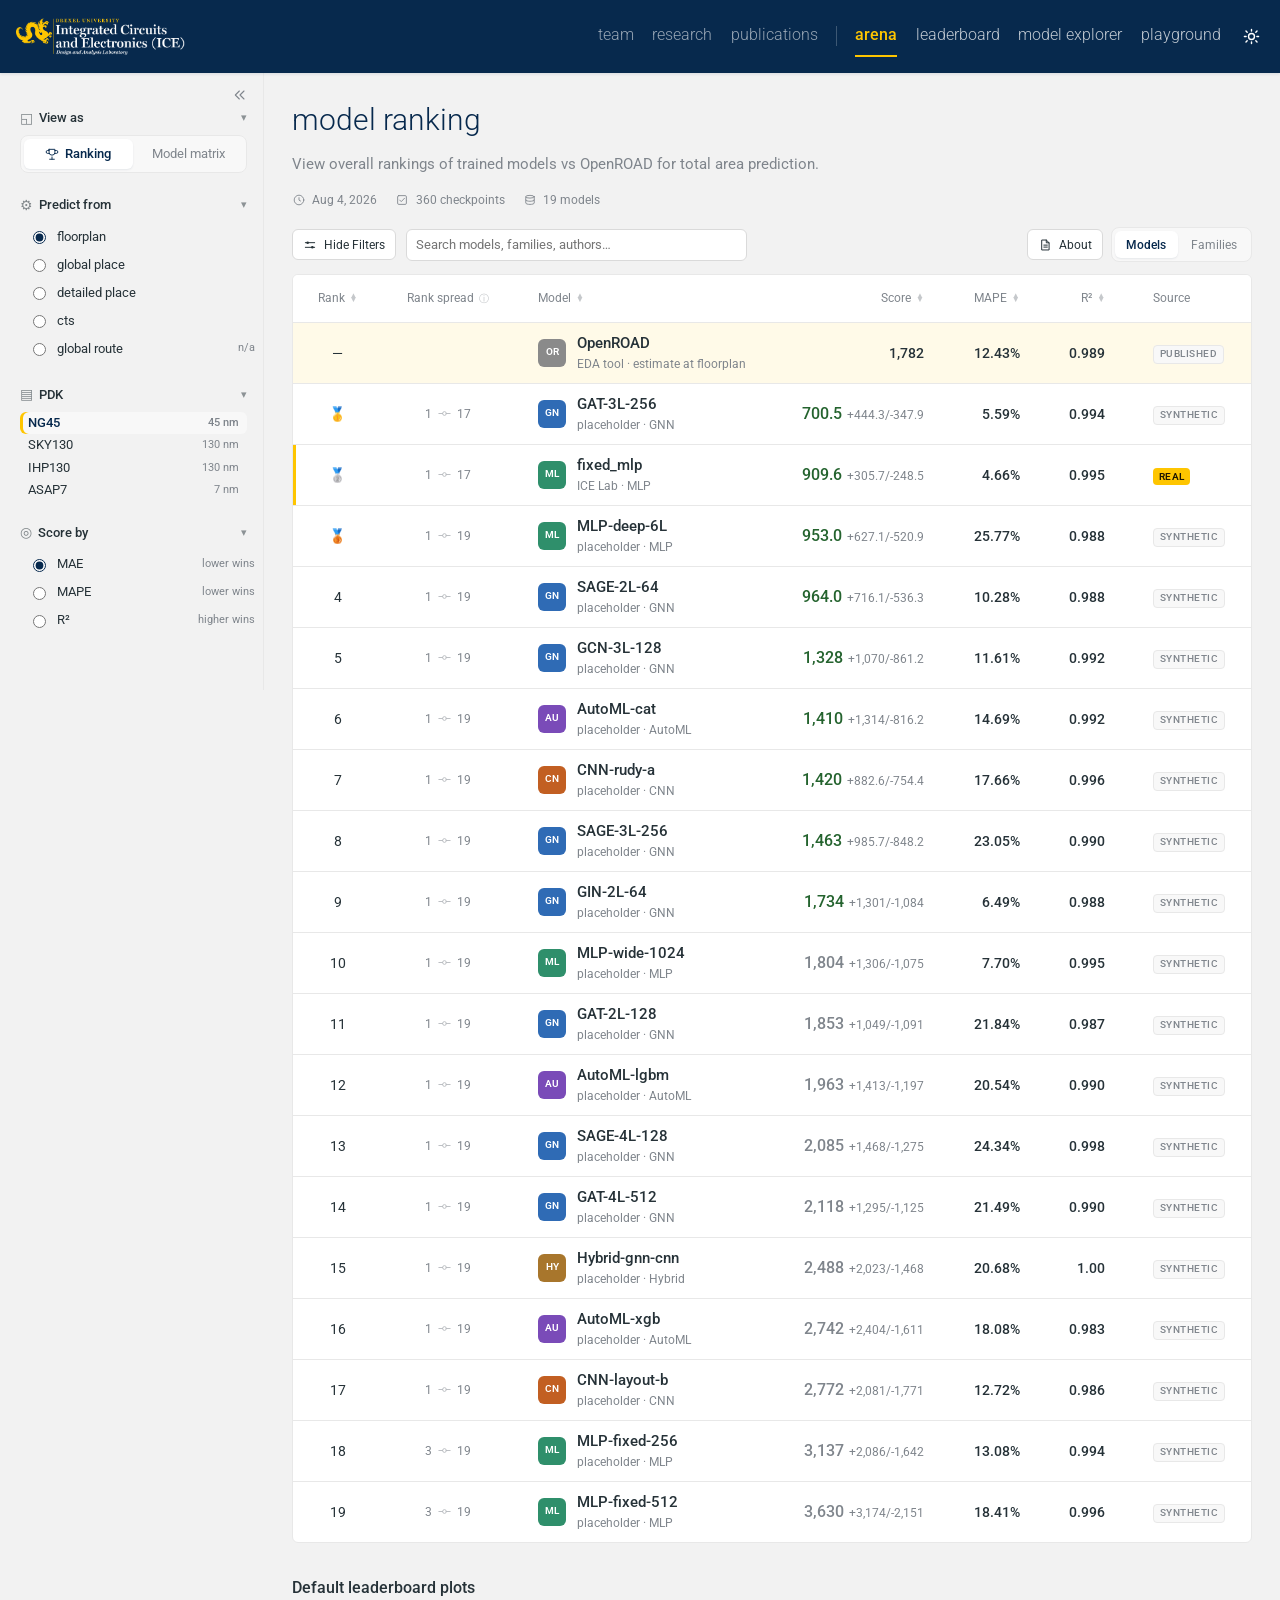
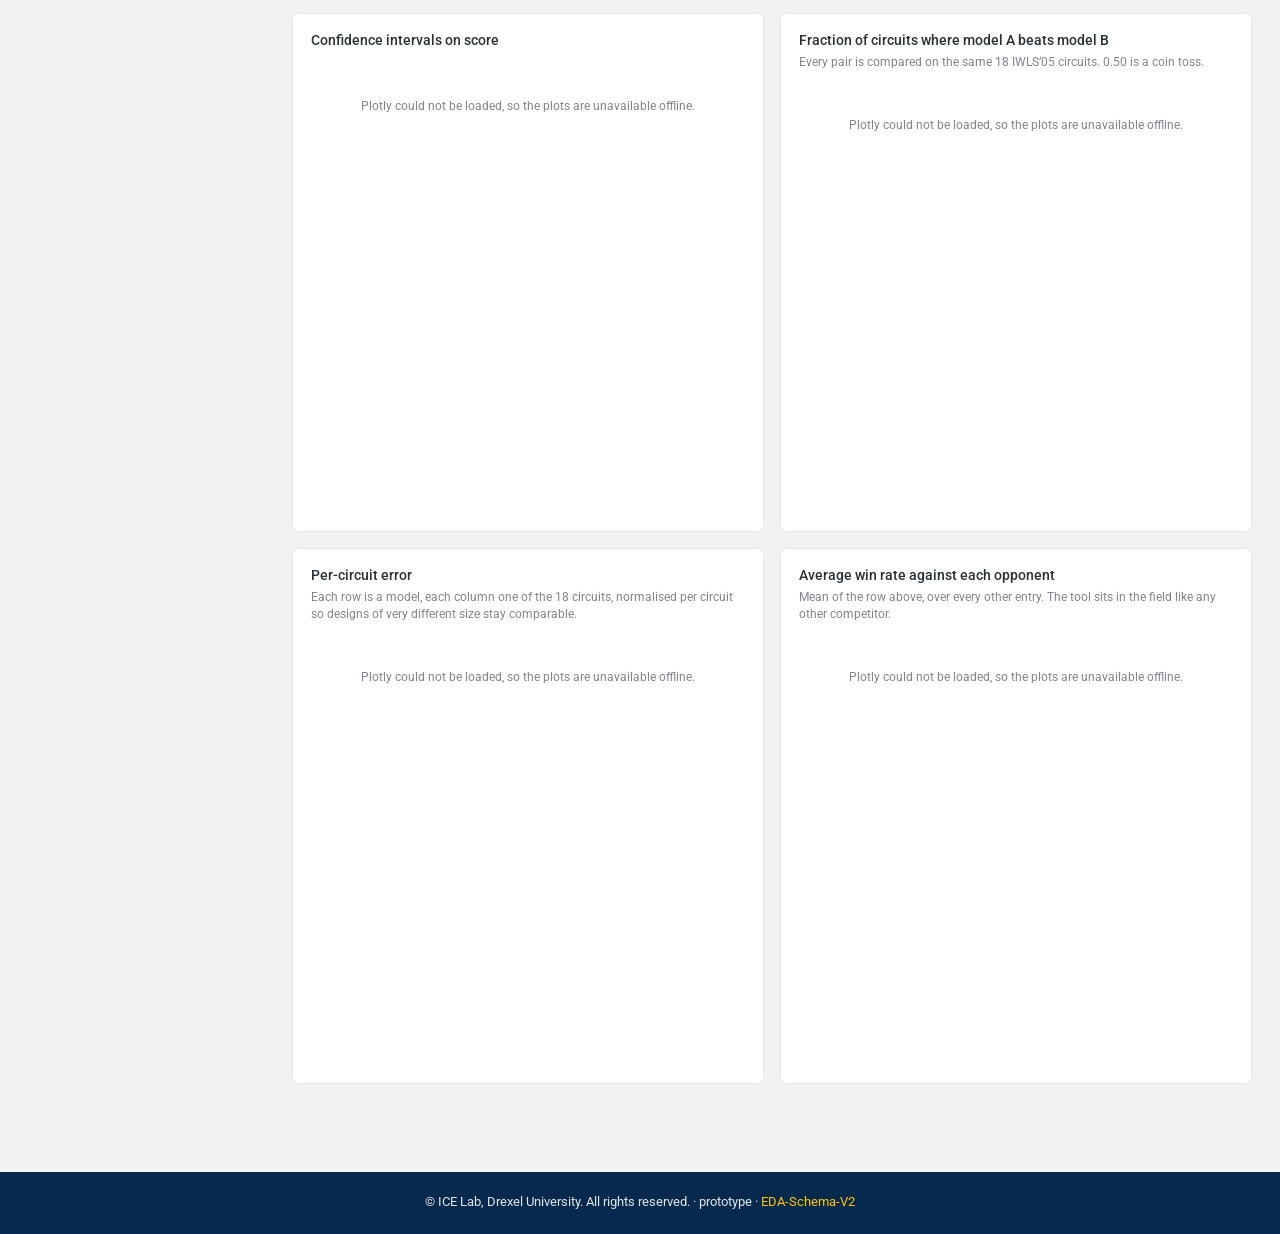
<file: arena.html>
<!DOCTYPE html>
<html lang="en">
<head>
<meta charset="utf-8">
<meta name="viewport" content="width=device-width,initial-scale=1">
<meta name="robots" content="noindex">
<meta name="description" content="EDA-Schema Arena — trained models vs. OpenROAD for final-stage QoR prediction. Drexel ICE Lab.">
<title>model ranking | Drexel ICE Lab</title>
<link rel="icon" href="data:image/svg+xml,<svg xmlns='http://www.w3.org/2000/svg' viewBox='0 0 32 32'><rect width='32' height='32' rx='6' fill='%2307294D'/><text x='16' y='23' font-family='Roboto,Arial' font-size='18' fill='%23fec500' text-anchor='middle'>E</text></svg>">
<link rel="preconnect" href="https://fonts.googleapis.com">
<link rel="preconnect" href="https://fonts.gstatic.com" crossorigin>
<link rel="stylesheet" href="https://fonts.googleapis.com/css?family=Roboto:300,400,500,700|Roboto+Mono:400,500|Roboto+Slab:100,300,400,500,700|Material+Icons&display=swap">
<link rel="stylesheet" href="theme.css">
<script src="theme.js"></script>
<script src="https://cdn.plot.ly/plotly-cartesian-2.35.2.min.js" charset="utf-8"></script>
<style>
/* ===========================================================================
   EDA-Schema Arena.

   Structure is LMArena's, measured off arena.ai/leaderboard/text/overall:
   filter rail + content column, a rank table carrying a rank interval and a
   confidence interval on every score, a 2x2 of default plots, and a
   model×circuit heatmap on the Model matrix view (Arena’s Pareto slot). The skin is the lab's: Drexel navy and gold, Roboto, the tokens in
   theme.css. Arena's own type scale is kept, because a dense rank table is
   what it was designed for.

       body-xxs  10/12    body-xs  12/16    body-sm  14/20    body-base 16/24
   =========================================================================== */

/* Arena runs a 16px/400 base, not 15px/300; at 15px/300 the page reads thinner
   and smaller than the thing we are copying. Scoped here so the other pages
   keep the ICE site's own body setting until this is merged. */
body { font-size: 16px; font-weight: 400; }
.body-xxs { font-size: .625rem; line-height: .75rem; }
.body-xs  { font-size: .75rem;  line-height: 1rem; }
.body-sm  { font-size: .875rem; line-height: 1.25rem; }
.mono     { font-family: var(--global-font-mono); }
.num      { font-variant-numeric: tabular-nums; }
.dim      { color: var(--global-text-color-light); }

/* --- shell ---------------------------------------------------------------- */
.shell { display: grid; grid-template-columns: 264px minmax(0, 1fr); gap: 0;
  max-width: 1680px; margin: 0 auto; align-items: start; }
.shell.rail-off { grid-template-columns: minmax(0, 1fr); }
@media (max-width: 1080px) { .shell { grid-template-columns: 1fr; } }

.rail { position: sticky; top: 72px; align-self: start; max-height: calc(100vh - 72px);
  display: flex; flex-direction: column; min-width: 0;
  border-right: 1px solid var(--global-divider-color); }
@media (max-width: 1080px) { .rail { position: static; max-height: none;
  border-right: 0; border-bottom: 1px solid var(--global-divider-color); } }
.shell.rail-off .rail { display: none; }

.railclose { position: absolute; top: .55rem; right: .55rem; z-index: 1;
  width: 28px; height: 28px; display: grid; place-items: center; border: 0;
  border-radius: 6px; cursor: pointer; background: none;
  color: var(--global-text-color-light); padding: 0; }
.railclose:hover { background: var(--global-card-bg-color); color: var(--global-text-color); }
.railclose svg { width: 16px; height: 16px; display: block; }
.railscroll { overflow-y: auto; overflow-x: hidden; padding: 2.35rem 1rem 2rem 1.25rem;
  flex: 1; min-height: 0; }

.railsec { margin-bottom: 1.5rem; }
.railhd { display: flex; align-items: center; gap: .4rem; margin-bottom: .6rem;
  font-size: .8rem; font-weight: 500; color: var(--global-text-color);
  width: 100%; background: none; border: 0; cursor: pointer; font-family: inherit;
  padding: 0; text-align: left; }
.railhd .chev { margin-left: auto; opacity: .5; font-size: .7rem; transition: transform .15s; }
.railsec.closed .chev { transform: rotate(-90deg); }
.railsec.closed .railbody { display: none; }
.railhd .ico { opacity: .55; font-size: .85rem; }
.railhd .ct { color: var(--global-text-color-light); font-weight: 400; }

/* segmented control — Arena: white track, h-9, p-1, r-8; active pill r-6 */
.seg { display: grid; grid-auto-flow: column; grid-auto-columns: 1fr; gap: 2px;
  background: var(--global-card-bg-color); border: 1px solid var(--global-divider-color);
  border-radius: 8px; padding: 3px; }
.seg button { font: inherit; font-size: .8rem; padding: .28rem .5rem; border: 0; cursor: pointer;
  background: none; color: var(--global-text-color-light); border-radius: 6px;
  display: flex; align-items: center; justify-content: center; gap: .35rem;
  transition: background .15s, color .15s; }
.seg button:hover { color: var(--global-text-color); }
.seg button svg { width: 14px; height: 14px; flex: none; opacity: .65; }
.seg button[aria-selected="true"] { background: var(--global-bg-color);
  color: var(--global-theme-color); font-weight: 500;
  box-shadow: 0 1px 2px rgba(7,41,77,.08); }
.seg button[aria-selected="true"] svg { opacity: 1; }

.opt { display: flex; align-items: center; gap: .5rem; font-size: .82rem;
  padding: .22rem .5rem; border-radius: 6px; cursor: pointer;
  width: 100%; background: none; border: 0; font-family: inherit; color: inherit;
  text-align: left; }
.opt:hover { background: var(--global-card-bg-color); }
.opt[aria-selected="true"] { background: var(--global-card-bg-color);
  color: var(--global-theme-color); font-weight: 500; }
#pdkopts .opt[aria-selected="true"] {
  box-shadow: inset 3px 0 0 var(--md-secondary);
}
.opt input { accent-color: var(--global-theme-color); }
.opt .sub { margin-left: auto; font-size: .7rem; color: var(--global-text-color-light); }

/* --- content -------------------------------------------------------------- */
.content { padding: 1.5rem 1.75rem 3rem; min-width: 0; }

h1.title { font-size: 1.9rem; font-weight: 300; color: var(--md-heading-color);
  margin: 0; text-transform: lowercase; }
.lead { font-size: .95rem; color: var(--global-text-color-light); margin: .5rem 0 0;
  max-width: 76ch; line-height: 1.55; }

.meta { display: flex; flex-wrap: wrap; gap: 1.15rem; margin: .85rem 0 1.1rem;
  font-size: .78rem; color: var(--global-text-color-light); }
.meta span { display: inline-flex; align-items: center; gap: .38rem; }
.meta svg { width: 14px; height: 14px; flex: none; }

/* toolbar above the table */
.tbar { display: flex; align-items: center; gap: .6rem; flex-wrap: wrap; margin-bottom: .7rem; }
.tbtn { font: inherit; font-size: .78rem; padding: .28rem .65rem; cursor: pointer;
  border: 1px solid var(--global-divider-strong); border-radius: 6px;
  background: var(--global-bg-color); color: var(--global-text-color);
  display: inline-flex; align-items: center; gap: .4rem; }
.tbtn:hover { border-color: var(--global-theme-color); }
.tbtn[aria-pressed="true"] { background: var(--global-theme-color); color: #fff;
  border-color: var(--global-theme-color); }
.tbtn svg { width: 14px; height: 14px; display: block; flex: none; }
.tbar.about-on .srch, .tbar.about-on #groupseg { display: none; }
.srch { flex: 1; min-width: 180px; max-width: 320px; font: inherit; font-size: .8rem;
  padding: .3rem .6rem; border: 1px solid var(--global-divider-strong); border-radius: 6px;
  background: var(--global-bg-color); color: var(--global-text-color); }
.srch:focus { outline: none; border-color: var(--global-theme-color); }
.tbar .right { margin-left: auto; display: flex; align-items: center; gap: .5rem; }
.seg--sm { display: inline-flex; gap: 2px; }
.seg--sm button { padding: .22rem .7rem; font-size: .78rem; }

/* --- table ---------------------------------------------------------------- */
.tablecard { border: 1px solid var(--global-divider-color); border-radius: 6px;
  background: var(--global-bg-color); overflow: hidden; }
.tscroll { overflow-x: auto; }
table.lb { width: 100%; border-collapse: collapse; table-layout: auto; }
table.lb thead th { background: var(--global-bg-color); font-size: .75rem; font-weight: 400;
  color: var(--global-text-color-light); text-align: left; white-space: nowrap;
  padding: .875rem 1.5rem; border-bottom: 1px solid var(--global-divider-color); }
table.lb th.sortable { cursor: pointer; user-select: none; }
table.lb th.sortable:hover { color: var(--global-text-color); }
table.lb th .caret { display: inline-flex; flex-direction: column; line-height: .5;
  margin-left: .3rem; vertical-align: middle; font-size: .5rem; opacity: .45; }
table.lb th .caret i { font-style: normal; }
table.lb th .caret .on { opacity: 1; color: var(--global-theme-color); }
table.lb th.act { color: var(--global-theme-color); }
table.lb th.act .caret { opacity: 1; }
table.lb th .thinfo { margin-left: .28rem; font-size: .65rem; opacity: .5; }
table.lb th.rt, table.lb td.rt { text-align: right; }
table.lb th.ct, table.lb td.ct { text-align: center; }
table.lb tbody td { font-size: .875rem; padding: .5rem 1.5rem; vertical-align: middle;
  border-bottom: 1px solid var(--global-divider-color); }
table.lb tbody tr { transition: background .12s; }
table.lb tbody tr:hover { background: var(--global-card-bg-color); }
table.lb tbody tr:last-child td { border-bottom: 0; }
table.lb tbody tr.base { background: color-mix(in srgb, var(--md-secondary) 9%, transparent); }
table.lb tbody tr.base:hover { background: color-mix(in srgb, var(--md-secondary) 14%, transparent); }
table.lb tbody tr.isreal td:first-child { box-shadow: inset 3px 0 0 var(--md-secondary); }

.rk { font-variant-numeric: tabular-nums; font-size: 1rem; }
.place { font-size: .85rem; line-height: 1; }
/* rank interval — Arena's "1 —o— 4" glyph */
.spread { display: flex; align-items: center; justify-content: center; gap: .3rem;
  font-size: .78rem; color: var(--global-text-color-light); font-variant-numeric: tabular-nums; }
.spread svg { opacity: .55; }
.mcell { display: flex; align-items: center; gap: .7rem; min-width: 0; min-height: 44px; }
.mname { font-size: .95rem; font-weight: 500; color: var(--global-text-color);
  white-space: nowrap; }
.msub { font-size: .75rem; color: var(--global-text-color-light); }
.fam { width: 28px; height: 28px; border-radius: 6px; flex: none; display: grid;
  place-items: center; font-size: .65rem; font-weight: 600; color: #fff; }
.val { font-variant-numeric: tabular-nums; font-size: 1rem; font-weight: 500; }
.pm { font-size: .72rem; font-weight: 400; color: var(--global-text-color-light); margin-left: .3rem;
  font-variant-numeric: tabular-nums; }
.tag { display: inline-flex; align-items: center; gap: .25rem; font-size: .62rem;
  font-weight: 600; letter-spacing: .05em; text-transform: uppercase; padding: .05rem .35rem;
  border-radius: 4px; }
.tag--real { background: var(--md-secondary); color: #1f1800; }
.tag--synth { background: var(--global-card-bg-color); color: var(--global-text-color-light);
  border: 1px solid var(--global-divider-color); font-weight: 500; }
.win { color: var(--lb-win-fg); }
.lose { color: var(--global-text-color-light); }

.foot-note { font-size: .75rem; color: var(--global-text-color-light);
  padding: .6rem 1rem; border-top: 1px solid var(--global-divider-color); }

/* --- plots ---------------------------------------------------------------- */
.plots { margin-top: 2rem; }
.plots h2 { font-size: 1rem; font-weight: 500; color: var(--global-text-color);
  margin: 0 0 .8rem; }
.plotgrid { display: grid; grid-template-columns: repeat(2, minmax(0, 1fr)); gap: 1rem; }
@media (max-width: 1180px) { .plotgrid { grid-template-columns: 1fr; } }
.plotcard { border: 1px solid var(--global-divider-color); border-radius: 6px;
  background: var(--global-bg-color); padding: 1rem 1.1rem 1.1rem; }
.plotcard h3 { font-size: .85rem; font-weight: 500; color: var(--global-text-color);
  margin: 0 0 .15rem; }
.plotcard p.cap { font-size: .72rem; color: var(--global-text-color-light);
  margin: 0 0 .6rem; line-height: 1.45; }
.plotbox { width: 100%; height: 430px; }
.plotwarn { font-size: .78rem; color: var(--global-text-color-light); padding: 2rem 0;
  text-align: center; }
#tip { position: fixed; z-index: 200; pointer-events: none;
  background: var(--global-text-color); color: var(--global-bg-color);
  font-size: .76rem; line-height: 1.5; padding: .45rem .65rem; border-radius: 4px;
  opacity: 0; transition: opacity .12s; max-width: 280px;
  box-shadow: 0 3px 12px rgba(0,0,0,.2); }
#tip.on { opacity: 1; }
#tip b { font-weight: 600; }

.pareto { border: 1px solid var(--global-divider-color); border-radius: 6px;
  background: var(--global-bg-color); padding: 1rem 1.1rem 1.1rem; }
.pareto h3 { font-size: .85rem; font-weight: 500; margin: 0 0 .15rem; }
.pareto .cap { font-size: .72rem; color: var(--global-text-color-light);
  margin: 0 0 .55rem; line-height: 1.45; }
.matrixview { display: flex; flex-direction: column; min-height: calc(100vh - 210px); }
.mxhead { margin: 0 0 .85rem; }
.mxhead h2 { font-size: 1.05rem; font-weight: 500; margin: 0 0 .2rem; }
.mxlayout { display: grid; grid-template-columns: minmax(0, 1fr) 292px; gap: 1.15rem;
  align-items: stretch; flex: 1; min-height: 0; }
@media (max-width: 1180px) { .mxlayout { grid-template-columns: 1fr; } }
.mxpanel { display: flex; flex-direction: column; min-width: 0; }
.mxhost { width: 100%; height: min(78vh, 920px); min-height: 540px; overflow: hidden; }
#mxcirc { width: 100%; height: 100%; display: block; }
#mxcirc text { user-select: none; }
text.cl2 { font-size: 11px; fill: var(--global-text-color-light);
  font-family: "Roboto Mono", var(--global-font-mono, monospace); }
text.cl2.real { fill: var(--md-secondary); font-weight: 600; }
.cpt { cursor: pointer; }
.mxkey { display: flex; gap: 1rem; flex-wrap: wrap; font-size: .76rem;
  color: var(--global-text-color-light); margin: 0 0 .55rem; }
.mxkey span { display: inline-flex; align-items: center; gap: .32rem; }
.mxkey i { width: 11px; height: 11px; border-radius: 2px; display: inline-block; }
.mxhint { font-size: .76rem; color: var(--global-text-color-light); margin: .55rem 0 0;
  min-height: 1.4em; }
.mxhint a { color: var(--global-link-color); }
.mxside { border: 1px solid var(--global-divider-color); border-radius: 6px;
  background: var(--global-bg-color); padding: .95rem .85rem .7rem;
  display: flex; flex-direction: column; max-height: min(78vh, 920px); }
.mxside h3 { font-size: .85rem; font-weight: 500; margin: 0; }
.mxside .cap { font-size: .72rem; color: var(--global-text-color-light);
  margin: .2rem 0 .65rem; line-height: 1.4; }
.mxside ol { list-style: none; margin: 0; padding: 0; overflow-y: auto; flex: 1; }
.mxitem { display: flex; align-items: center; gap: .55rem; padding: .42rem .4rem;
  border-radius: 6px; cursor: pointer; }
.mxitem:hover, .mxitem.on { background: var(--global-card-bg-color); }
.mxitem.dimmed { opacity: .38; }
.mxitem .minw { min-width: 0; }
.mxitem .mxscore { margin-left: auto; text-align: right; flex: none; }
.famlogo { width: 20px; height: 20px; border-radius: 4px; flex: none; display: grid;
  place-items: center; font-size: .6rem; font-weight: 600; color: #fff; }

.foot { text-align: center; padding: 1.3rem; font-size: .8rem;
  background: var(--global-footer-bg-color); color: var(--global-footer-text-color); margin-top: 2.5rem; }
.foot a { color: var(--global-footer-link-color); }

/* contextual About — same layout as the leaderboard cell About tab */
.ab { max-width: 920px; }
.abkick { font-size: .74rem; text-transform: uppercase; letter-spacing: .07em;
  color: var(--global-theme-color); font-weight: 600; margin-bottom: .3rem; }
.abtitle { font-family: var(--global-font-slab); font-weight: 400; font-size: 1.75rem;
  margin: 0 0 .4rem; line-height: 1.25; color: var(--md-heading-color); }
.ablead { font-size: 1.02rem; color: var(--global-text-color-light); margin: 0 0 1.5rem; max-width: 70ch; }
.abgrid { display: grid; grid-template-columns: repeat(auto-fit, minmax(150px, 1fr)); gap: 1px;
  background: var(--global-divider-color); border: 1px solid var(--global-divider-color);
  border-radius: var(--r-lg); overflow: hidden; margin-bottom: 2rem; }
.abstat { background: var(--global-bg-color); padding: .8rem .9rem; }
.abstat .t { font-size: .7rem; text-transform: uppercase; letter-spacing: .05em;
  color: var(--global-text-color-light); }
.abstat .v { font-family: var(--global-font-slab); font-size: 1.25rem; margin: .1rem 0; }
.abstat .s { font-size: .75rem; color: var(--global-text-color-light); }
.ab h2 { font-family: var(--global-font-slab); font-weight: 400; font-size: 1.28rem;
  margin: 2rem 0 .5rem; padding-bottom: .3rem; border-bottom: 1px solid var(--global-divider-color); }
.ab p { margin: 0 0 .85rem; line-height: 1.7; max-width: 72ch; }
.abcall { border-left: 3px solid var(--global-theme-color); background: var(--global-card-bg-color);
  padding: .8rem 1rem; border-radius: 0 6px 6px 0; margin: .2rem 0 1.2rem; }
.abcall.warn { border-left-color: var(--lb-warn); }
.abcall p { margin: 0; }
.abfigs { display: grid; grid-template-columns: 1.5fr 1fr; gap: 1rem; margin: 1rem 0 .5rem; }
@media (max-width: 800px) { .abfigs { grid-template-columns: 1fr; } }
.abfigs figure { margin: 0; }
.abfigs canvas { width: 100%; height: auto; border: 1px solid var(--global-divider-color);
  border-radius: var(--r-md); display: block; }
.abfigs figcaption { font-size: .78rem; color: var(--global-text-color-light);
  margin-top: .45rem; line-height: 1.5; }
.abnote { font-size: .76rem !important; color: var(--global-text-color-light); font-style: italic; }
.abtab { width: 100%; border-collapse: collapse; margin: .4rem 0 1.3rem; font-size: .92rem; }
.abtab th { text-align: left; font-weight: 500; color: var(--global-text-color-light);
  padding: .55rem .7rem .55rem 0; vertical-align: top;
  border-bottom: 1px solid var(--global-divider-color); }
.abtab td { padding: .55rem 0; border-bottom: 1px solid var(--global-divider-color); line-height: 1.6; }
.abdir { display: inline-block; font-size: .72rem; padding: .05rem .5rem; border-radius: var(--r-pill);
  background: var(--global-card-bg-color); color: var(--global-text-color-light); margin-left: .4rem; }
.abcta { display: flex; align-items: center; justify-content: space-between; gap: 1.2rem; flex-wrap: wrap;
  border: 1px solid var(--global-theme-color); border-radius: var(--r-lg); padding: 1.1rem 1.3rem;
  margin: 2rem 0 1rem; background: var(--global-card-bg-color); }
.abctat { font-family: var(--global-font-slab); font-size: 1.1rem; }
.abctas { font-size: .88rem; color: var(--global-text-color-light); margin-top: .2rem; }
.btn.primary { background: var(--global-theme-color); color: #fff; border: 1px solid var(--global-theme-color);
  padding: .55rem 1.1rem; border-radius: var(--r-md); text-decoration: none; font-size: .92rem; white-space: nowrap; }
.btn.primary:hover { opacity: .9; text-decoration: none; color: #fff; }
.ivec { margin: .8rem 0 1.3rem; }
.ivbar { display: flex; height: 26px; border-radius: var(--r-sm); overflow: hidden; }
.ivseg { display: flex; align-items: center; justify-content: center; color: #fff;
  font-size: .72rem; font-family: var(--global-font-mono); cursor: default; }
.ivkey { display: flex; gap: 1.1rem; flex-wrap: wrap; margin-top: .5rem; font-size: .78rem;
  color: var(--global-text-color-light); }
.ivkey span { display: inline-flex; align-items: center; gap: .32rem; }
.ivkey i { width: 11px; height: 11px; border-radius: var(--r-xs); display: inline-block; }
.ivcells { display: flex; gap: 2px; flex-wrap: wrap; margin-top: .7rem; }
.ivcells i { width: 13px; height: 13px; border-radius: var(--r-xs); display: block; opacity: .82; }
.ivnote { font-size: .8rem; color: var(--global-text-color-light); margin-top: .6rem; }
</style>
</head>
<body>

<header class="icelab-navbar">
  <div class="navbar-inner">
    <a class="navbar-brand" href="https://drexel-ice.github.io/">
      <img src="assets/img/icelab_logo.png" class="icelab-logo-img" loading="eager"
        alt="Integrated Circuits and Electronics (ICE) Design and Analysis Laboratory — Drexel University">
    </a>
    <nav>
      <a class="offsite" href="https://drexel-ice.github.io/team/">team</a>
      <a class="offsite" href="https://drexel-ice.github.io/research/">research</a>
      <a class="offsite" href="https://drexel-ice.github.io/publications/">publications</a>
      <span class="navsep"></span>
      <a href="arena.html" aria-current="page">arena</a>
      <a href="index.html">leaderboard</a>
      <a href="explorer.html">model explorer</a>
      <a href="playground.html">playground</a>
      <button class="themebtn" id="themebtn" title="Change theme" aria-label="Change theme"><svg class="i-light" viewBox="0 0 24 24" fill="none" stroke="currentColor" stroke-width="2" stroke-linecap="round" aria-hidden="true"><circle cx="12" cy="12" r="4.2"/><path d="M12 2v2.4M12 19.6V22M4.2 4.2l1.7 1.7M18.1 18.1l1.7 1.7M2 12h2.4M19.6 12H22M4.2 19.8l1.7-1.7M18.1 5.9l1.7-1.7"/></svg><svg class="i-dark" viewBox="0 0 24 24" fill="currentColor" aria-hidden="true"><path d="M21 13.3A9 9 0 1 1 10.7 3a7.2 7.2 0 0 0 10.3 10.3z"/></svg></button>
    </nav>
  </div>
</header>

<div class="shell">

  <!-- ============ filter rail ============ -->
  <aside class="rail" id="rail">
    <button type="button" class="railclose" id="railclose" aria-label="Hide filters">
      <svg viewBox="0 0 24 24" fill="none" stroke="currentColor" stroke-width="1.6"
        stroke-linecap="round" stroke-linejoin="round" aria-hidden="true">
        <path d="M11 6l-6 6 6 6"/><path d="M18 6l-6 6 6 6"/>
      </svg>
    </button>
    <div class="railscroll">
    <div class="railsec" data-sec="view">
      <button class="railhd"><span class="ico">◱</span> View as<span class="chev">▾</span></button>
      <div class="railbody">
        <div class="seg" id="viewseg">
          <button data-view="ranking" aria-selected="true">
            <svg viewBox="0 0 24 24" width="14" height="14" fill="none" stroke="currentColor"
              stroke-width="1.6" stroke-linecap="round" stroke-linejoin="round" aria-hidden="true">
              <path d="M8 21h8"/><path d="M12 17v4"/><path d="M7 4h10v5a5 5 0 0 1-10 0V4z"/>
              <path d="M17 6h2.5a2.5 2.5 0 0 1 0 5H17"/><path d="M7 6H4.5a2.5 2.5 0 0 0 0 5H7"/>
            </svg>
            Ranking
          </button>
          <button data-view="matrix" aria-selected="false">Model matrix</button>
        </div>
      </div>
    </div>

    <div class="railsec" data-sec="stage">
      <button class="railhd"><span class="ico">⚙</span> Predict from<span class="chev">▾</span></button>
      <div class="railbody"><div id="stageopts"></div></div>
    </div>

    <div class="railsec" data-sec="pdk">
      <button class="railhd"><span class="ico">▤</span> PDK<span class="chev">▾</span></button>
      <div class="railbody"><div id="pdkopts"></div></div>
    </div>

    <div class="railsec" data-sec="metric">
      <button class="railhd"><span class="ico">◎</span> Score by<span class="chev">▾</span></button>
      <div class="railbody"><div id="metricopts"></div></div>
    </div>
    </div>
  </aside>

  <!-- ============ content ============ -->
  <main class="content">
    <h1 class="title" id="title">model ranking</h1>
    <p class="lead" id="lead">View overall rankings of trained models vs OpenROAD on IWLS’05.</p>
    <div class="meta" id="meta"></div>

    <div class="tbar" id="tbar">
      <button class="tbtn" id="togglerail" aria-expanded="true" aria-controls="rail">
        <svg viewBox="0 0 24 24" fill="none" stroke="currentColor" stroke-width="1.7"
          stroke-linecap="round" aria-hidden="true">
          <path d="M4 8h16"/><path d="M4 16h16"/>
          <circle cx="8" cy="8" r="2.2" fill="currentColor" stroke="none"/>
          <circle cx="16" cy="16" r="2.2" fill="currentColor" stroke="none"/>
        </svg>
        Hide Filters
      </button>
      <input class="srch" id="srch" placeholder="Search models, families, authors…">
      <div class="right">
        <button class="tbtn" id="aboutbtn" aria-pressed="false" title="About this ranking">
          <svg viewBox="0 0 24 24" fill="none" stroke="currentColor" stroke-width="1.7"
            stroke-linecap="round" stroke-linejoin="round" aria-hidden="true">
            <path d="M7 3.5h7.2L19 8.2V20.5H7z"/><path d="M14.2 3.5V8.2H19"/>
            <path d="M10 12.2h6"/><path d="M10 15.6h6"/>
          </svg>
          About
        </button>
        <div class="seg seg--sm" id="groupseg">
          <button data-group="models" aria-selected="true">Models</button>
          <button data-group="families" aria-selected="false">Families</button>
        </div>
      </div>
    </div>

    <div id="rankview">
      <div class="tablecard">
        <div class="tscroll"><table class="lb" id="lb"><thead id="lbhead"></thead><tbody id="lbbody"></tbody></table></div>
      </div>

      <section class="plots">
        <h2>Default leaderboard plots</h2>
        <div class="plotgrid">
          <div class="plotcard">
            <h3 id="p1t">Confidence intervals on score</h3>
            <p class="cap" id="p1c"></p>
            <div class="plotbox" id="p1"></div>
          </div>
          <div class="plotcard">
            <h3>Fraction of circuits where model A beats model B</h3>
            <p class="cap">Every pair is compared on the same 18 IWLS’05 circuits. 0.50 is a coin toss.</p>
            <div class="plotbox" id="p2"></div>
          </div>
          <div class="plotcard">
            <h3 id="p3t">Per-circuit error</h3>
            <p class="cap">Each row is a model, each column one of the 18 circuits, normalised per circuit so
              designs of very different size stay comparable.</p>
            <div class="plotbox" id="p3"></div>
          </div>
          <div class="plotcard">
            <h3>Average win rate against each opponent</h3>
            <p class="cap">Mean of the row above, over every other entry. The tool sits in the field like
              any other competitor.</p>
            <div class="plotbox" id="p4"></div>
          </div>
        </div>
      </section>
    </div>

    <div id="aboutview" class="aboutview" style="display:none"></div>

    <div id="stageview" class="matrixview" style="display:none">
      <div class="mxhead">
        <h2 id="pt">Model matrix</h2>
        <p class="cap" id="pc"></p>
      </div>
      <div class="mxlayout">
        <div class="pareto mxpanel">
          <div class="mxkey">
            <span><i style="background:var(--lb-win-solid)"></i>beats OpenROAD</span>
            <span><i style="background:var(--lb-lose-solid)"></i>loses</span>
          </div>
          <div class="mxhost" id="stagebox"></div>
          <p class="mxhint" id="mxinfo">Hover a cell to see that model on that circuit against OpenROAD.</p>
        </div>
        <aside class="mxside">
          <h3 id="mxsideh">Models</h3>
          <p class="cap" id="mxsidecap"></p>
          <ol id="mxlist"></ol>
        </aside>
      </div>
    </div>
  </main>
</div>

<div id="tip" role="tooltip"></div>
<div class="foot">&copy; ICE Lab, Drexel University. All rights reserved. &middot; prototype &middot;
  <a href="https://drexel-ice.github.io/eda-schema/">EDA-Schema-V2</a></div>

<script src="real-data.js"></script>
<script src="data/real.js"></script>
<script src="data/baselines.js"></script>
<script src="about.js"></script>
<script>
/* ===================================================================
   Registries
   =================================================================== */
const PDKS = [["ng45","NG45","45 nm"],["sky130","SKY130","130 nm"],
              ["ihp130","IHP130","130 nm"],["asap7","ASAP7","7 nm"]];
const STAGES = ["floorplan","global_place","detailed_place","cts","global_route"];
const SL = ["floorplan","global place","detailed place","cts","global route"];

/* The twelve prediction tasks, in the paper's order. */
const TASKS = [
  ["total_area","Total area","µm²","📐"],
  ["total_power","Total power","µW","⚡"],
  ["total_wirelength","Total wirelength","µm","🧵"],
  ["interconnect_length","Interconnect length","µm","🔗"],
  ["worst_arrival_time","Worst arrival time","ns","⏱"],
  ["worst_slack","Worst slack","ns","⏳"],
  ["total_negative_slack","Total negative slack","ns","📉"],
  ["timing_path_arrival_time","Path arrival time","ns","🛤"],
  ["timing_path_slack","Path slack","ns","🧭"],
  ["net_arc_delay","Net arc delay","ns","➰"],
  ["cell_arc_delay","Cell arc delay","ns","🔲"],
  ["cell_arc_slew","Cell arc slew","ns","🌊"]];

const HIGHER = new Set(["R²","TPR","TNR"]);
const FAMCOL = {GNN:"#2f6bb5", MLP:"#2f8f6b", CNN:"#c25f22", AutoML:"#7a4bb8",
                Hybrid:"#a8762c", Tool:"#8a8a8a"};

/* One measured submission, eighteen labelled placeholders. */
const RM = "fixed_mlp";
const SYNTH = ["GAT-3L-256","SAGE-4L-128","AutoML-xgb","MLP-fixed-512","CNN-layout-b",
  "GIN-2L-64","MLP-wide-1024","AutoML-lgbm","GAT-2L-128","SAGE-3L-256","CNN-rudy-a",
  "MLP-deep-6L","GCN-3L-128","AutoML-cat","Hybrid-gnn-cnn","MLP-fixed-256","SAGE-2L-64",
  "GAT-4L-512"];
const famOf = n => n === RM ? "MLP"
  : /^(GAT|SAGE|GIN|GCN)/.test(n) ? "GNN" : /^AutoML/.test(n) ? "AutoML"
  : /^CNN/.test(n) ? "CNN" : /^Hybrid/.test(n) ? "Hybrid" : "MLP";
const PARAMS = {GNN:75777, MLP:5313, CNN:19457, AutoML:0, Hybrid:6433};

const RD = () => window.EDA_REAL || null;
const CIRCUITS = () => (RD() && RD().circuits) || [];
const isRealTask = t => !!RD() && t === RD().REAL_TASK && !!RD().runs;
const isReal = (n, t) => n === RM && isRealTask(t);

/* deterministic hash, so every placeholder figure is stable across reloads */
const H = s => { let x = 2166136261;
  for (let i = 0; i < s.length; i++) { x ^= s.charCodeAt(i); x = Math.imul(x, 16777619); }
  return ((x >>> 0) % 1e6) / 1e6; };

/* ===================================================================
   Values. Real where the lab has published a run, deterministic
   placeholder elsewhere; the table says which is which on every row.
   =================================================================== */
const metricsOf = t => Object.keys(EDA_BASE[t]);
const baseVal = (t, m, p, s) => EDA_BASE[t][m][p][s];
const hi = m => HIGHER.has(m);
const better = (a, b, m) => hi(m) ? a > b : a < b;

function realVal(t, m, p, s) {
  if (!isRealTask(t)) return null;
  const run = RD().run(p, STAGES[s]);
  if (!run) return null;
  const [mae, mape, r2] = run.agg.m;
  return m === "MAE" ? mae : m === "MAPE" ? mape * 100 : m === "R²" ? r2 : null;
}
function modelVal(t, m, p, s, n) {
  if (isReal(n, t)) { const v = realVal(t, m, p, s); if (v !== null) return v; }
  const b = baseVal(t, m, p, s), r = H(t + m + p + s + n);
  if (hi(m)) { const cap = m === "R²" ? 1 : 100, gap = cap - b;
    return Math.min(cap, b + gap * (r * 1.6 - .55)); }
  return b * (.22 + r * 1.9);
}
/* per-circuit series: the lab's eval.log for the real row, a deterministic
   spread around the aggregate for the placeholders */
function perCircuit(t, m, p, s, n) {
  const cs = CIRCUITS();
  if (n === "__baseline__") {          // the tool's own error, circuit by circuit
    if (isRealTask(t)) {
      const out = cs.map(c => {
        const rec = RD().circuitEval(p, STAGES[s], c);
        if (!rec) return null;
        const [mae, mape, r2] = rec.b;
        return m === "MAE" ? mae : m === "MAPE" ? mape * 100 : m === "R²" ? r2 : null;
      });
      if (out.every(v => v !== null)) return out;
    }
    const b = baseVal(t, m, p, s);
    return cs.map((c, i) => b * (0.55 + H(t + m + p + s + "base c" + i) * 0.95));
  }
  if (isReal(n, t)) {
    const out = cs.map(c => {
      const rec = RD().circuitEval(p, STAGES[s], c);
      if (!rec) return null;
      const [mae, mape, r2] = rec.m;
      return m === "MAE" ? mae : m === "MAPE" ? mape * 100 : m === "R²" ? r2 : null;
    });
    if (out.every(v => v !== null)) return out;
  }
  const base = modelVal(t, m, p, s, n);
  return cs.map((c, i) => base * (0.55 + H(t + m + p + s + n + "c" + i) * 0.95));
}
/* Uncertainty on a score, from the spread across the 18 circuits.

   For a metric in the target's own units (MAE, MPE, MNE) the raw spread is
   useless: ethernet's error is two orders of magnitude above i2c's simply
   because the design is bigger, so the standard error would be dominated by
   circuit size rather than by model quality. Those metrics are therefore
   normalised against the tool's own per-circuit error first, and the relative
   standard error is carried back onto the aggregate. Bounded metrics — MAPE,
   R², TPR, TNR — are already comparable across circuits and use the plain
   standard error of the mean. */
const ABSOLUTE = m => /^(MAE|MPE|MNE)/.test(m);
function sem(v) {
  if (v.length < 2) return 0;
  const mu = v.reduce((a, b) => a + b, 0) / v.length;
  const va = v.reduce((a, b) => a + (b - mu) * (b - mu), 0) / (v.length - 1);
  return { mu, se: Math.sqrt(va / v.length) };
}
function seOf(t, m, p, s, n) {
  const v = perCircuit(t, m, p, s, n).filter(isFinite);
  if (v.length < 2) return 0;
  if (!ABSOLUTE(m)) return sem(v).se;
  const ref = perCircuit(t, m, p, s, "__baseline__");
  const ratios = v.map((x, i) => isFinite(ref[i]) && ref[i] !== 0 ? x / ref[i] : null)
                  .filter(x => x !== null);
  if (ratios.length < 2) return sem(v).se;
  const { mu, se } = sem(ratios);
  if (!mu) return sem(v).se;
  return Math.abs(modelVal(t, m, p, s, n)) * (se / Math.abs(mu));
}
function meta(n, t) {
  if (isReal(n, t)) {
    const st = RD().stats || {}, run = RD().run(state.pdk, STAGES[state.stage]) || {};
    return { params: 5313, org: "ICE Lab", kind: "measured run", epochs: st.epochs || 25,
      regime: "per-circuit", wall: (run.run || {}).wall || "—",
      gpu: (run.run || {}).gpuMemMb || null, real: true };
  }
  const r = H(n + t + "meta");
  return { params: Math.round(PARAMS[famOf(n)] * (.6 + r * 1.9)), org: "placeholder",
    kind: "synthetic", epochs: [25,50,100,200][Math.floor(r * 4)],
    regime: r < .72 ? "per-circuit" : "cross-circuit", wall: "—", gpu: null, real: false };
}

/* ===================================================================
   Ranking with confidence intervals.

   Straight out of FastChat's elo_analysis.py, which is what arena.ai
   runs: a model's best possible rank is one plus the number of models
   that beat it with non-overlapping intervals, and its worst is the
   field size less the number it beats the same way. Entries that
   cannot be separated statistically share a rank.
   =================================================================== */
const Z = 1.96;

/* Bootstrap over circuits, which is what FastChat does over battles: resample
   the 18 circuits with replacement, recompute the score, read the 2.5th and
   97.5th percentiles off the distribution. The interval comes out asymmetric,
   because the per-circuit ratios are skewed — one bad circuit costs more than
   one good circuit gains — and arena reports it that way, +9/-9 rather than
   ±9. Seeded per entry, so no figure moves between renders. */
function mulberry32(a) { return function () { a |= 0; a = a + 0x6D2B79F5 | 0;
  let t = Math.imul(a ^ a >>> 15, 1 | a); t = t + Math.imul(t ^ t >>> 7, 61 | t) ^ t;
  return ((t ^ t >>> 14) >>> 0) / 4294967296; }; }
function hash32(str) { let x = 2166136261;
  for (let i = 0; i < str.length; i++) { x ^= str.charCodeAt(i); x = Math.imul(x, 16777619); }
  return x >>> 0; }
const R_BOOT = 600;
function bootstrapCI(t, m, p, s, n, agg) {
  const raw = perCircuit(t, m, p, s, n);
  let unit = raw.filter(isFinite), scale = 1;
  if (ABSOLUTE(m)) {                        // normalise away circuit size first
    const ref = perCircuit(t, m, p, s, "__baseline__");
    const rat = raw.map((x, i) => isFinite(x) && isFinite(ref[i]) && ref[i] !== 0 ? x / ref[i] : null)
                   .filter(x => x !== null);
    if (rat.length > 2) {
      const mu = rat.reduce((a, b) => a + b, 0) / rat.length;
      if (mu) { unit = rat; scale = agg / mu; }
    }
  }
  if (unit.length < 3) return { lo: agg, hi: agg };
  const rnd = mulberry32(hash32(t + m + p + s + n));
  const means = new Array(R_BOOT);
  for (let b = 0; b < R_BOOT; b++) {
    let acc = 0;
    for (let k = 0; k < unit.length; k++) acc += unit[(rnd() * unit.length) | 0];
    means[b] = acc / unit.length * scale;
  }
  means.sort((a, b) => a - b);
  const q = f => means[Math.min(R_BOOT - 1, Math.max(0, Math.round(f * (R_BOOT - 1))))];
  return { lo: q(0.025), hi: q(0.975) };
}

function buildRows(t, p, s, metric) {
  const names = (isRealTask(t) ? [RM] : []).concat(SYNTH);
  const rows = names.map(n => {
    const v = modelVal(t, metric, p, s, n), se = seOf(t, metric, p, s, n);
    const ci = bootstrapCI(t, metric, p, s, n, v);
    return Object.assign({ n, fam: famOf(n), v, se, lo: ci.lo, hi: ci.hi,
      up: ci.hi - v, dn: v - ci.lo,
      vals: {}, series: perCircuit(t, metric, p, s, n) }, meta(n, t));
  });
  metricsOf(t).forEach(m => rows.forEach(r => { r.vals[m] = modelVal(t, m, p, s, r.n); }));

  const sig = (a, b) => hi(metric) ? a.lo > b.hi : a.hi < b.lo;   // a beats b outright
  rows.forEach(a => {
    a.beatenBy = rows.filter(b => b !== a && sig(b, a)).length;
    a.beats = rows.filter(b => b !== a && sig(a, b)).length;
    a.rankBest = 1 + a.beatenBy;
    a.rankWorst = rows.length - a.beats;
  });
  rows.sort((a, b) => better(a.v, b.v, metric) ? -1 : 1);
  rows.forEach((r, i) => r.rank = i + 1);
  return rows;
}
/* fraction of the 18 circuits on which A is closer than B */
function winFraction(rows, metric) {
  const n = rows.length, M = [];
  for (let i = 0; i < n; i++) {
    M.push([]);
    for (let j = 0; j < n; j++) {
      if (i === j) { M[i].push(null); continue; }
      const A = rows[i].series, B = rows[j].series;
      let w = 0, tot = 0;
      for (let k = 0; k < A.length; k++) {
        if (!isFinite(A[k]) || !isFinite(B[k])) continue;
        tot++; if (better(A[k], B[k], metric)) w++;
      }
      M[i].push(tot ? w / tot : null);
    }
  }
  return M;
}

/* ===================================================================
   State
   =================================================================== */
const state = { task: "total_area", pdk: "ng45", stage: 0, metric: "MAE",
  view: "ranking", group: "models", slice: "stage", sliceSort: null,
  search: "", sort: null, asc: null };

const $ = id => document.getElementById(id);
const taskDef = () => TASKS.find(x => x[0] === state.task);
const nf = v => Math.abs(v) >= 1000 ? Math.round(v).toLocaleString("en-US")
  : Math.abs(v) >= 100 ? v.toFixed(1) : Math.abs(v) >= 1 ? v.toFixed(2)
  : Math.abs(v) >= .01 ? v.toFixed(3) : v.toFixed(4);
function fmt(v, m) {
  if (v === null || !isFinite(v)) return "—";
  if (v === -999) return "no ±"; if (v === 99999) return ">10000%"; if (v === -2) return "<-1";
  const pct = m && (m.indexOf("MAPE") === 0 || m === "TPR" || m === "TNR");
  return nf(v) + (pct ? "%" : "");
}
/* a cell is only scoreable where the tool leaves room */
const cellState = (t, m, p, s) => {
  const v = baseVal(t, m, p, s);
  if (v === null) return "void";
  if (v === -999) return "undef";
  if (hi(m) ? (m === "R²" ? v >= 1 : v >= 100) : v === 0) return "sat";
  return "live";
};

/* ===================================================================
   Rail
   =================================================================== */
function drawRail() {
  $("stageopts").innerHTML = SL.map((s, i) =>
    `<label class="opt"><input type="radio" name="stg" value="${i}"
      ${state.stage === i ? "checked" : ""}> ${s}
      <span class="sub">${cellState(state.task, state.metric, state.pdk, i) === "live" ? "" : "n/a"}</span></label>`).join("");
  $("stageopts").querySelectorAll("input").forEach(r => r.onchange = () => {
    state.stage = +r.value; render(); });

  const pdkHost = $("pdkopts");
  if (!pdkHost.dataset.ready) {
    pdkHost.setAttribute("role", "radiogroup");
    pdkHost.setAttribute("aria-label", "PDK");
    pdkHost.innerHTML = PDKS.map(([id, label, node]) =>
      `<button type="button" class="opt" role="radio" data-pdk="${id}">
        ${label}<span class="sub">${node}</span></button>`).join("");
    pdkHost.dataset.ready = "1";
    pdkHost.addEventListener("click", e => {
      const b = e.target.closest("[data-pdk]");
      if (!b || !pdkHost.contains(b)) return;
      if (state.pdk === b.dataset.pdk) return;
      state.pdk = b.dataset.pdk;
      render();
    });
  }
  pdkHost.querySelectorAll("[data-pdk]").forEach(b =>
    b.setAttribute("aria-selected", state.pdk === b.dataset.pdk));

  $("metricopts").innerHTML = metricsOf(state.task).map(m => {
    const st = cellState(state.task, m, state.pdk, state.stage);
    return `<label class="opt"><input type="radio" name="met" value="${m}"
      ${state.metric === m ? "checked" : ""}${st === "live" ? "" : " disabled"}> ${m}
      <span class="sub">${st === "live" ? (hi(m) ? "higher wins" : "lower wins")
        : st === "sat" ? "saturated" : st === "void" ? "n/a" : "no ±"}</span></label>`;
  }).join("");
  $("metricopts").querySelectorAll("input").forEach(r => r.onchange = () => {
    state.metric = r.value; state.sort = null; render(); });
}

/* ===================================================================
   Header + table
   =================================================================== */
function drawHead(rows) {
  const [, label] = taskDef();
  const pdkL = (PDKS.find(x => x[0] === state.pdk) || [state.pdk, state.pdk])[1];
  if (state.view === "about") {
    $("title").textContent = "about this ranking";
    $("lead").textContent = `The problem behind ${label.toLowerCase()} prediction from ${SL[state.stage]} on ${pdkL}.`;
  } else {
    $("title").textContent = "model ranking";
    $("lead").textContent = `View overall rankings of trained models vs OpenROAD for ${label.toLowerCase()} prediction.`;
  }

  const st = RD() && RD().stats || {};
  const run = RD() && RD().run(state.pdk, STAGES[state.stage]);
  const iso = (run && (run.run || {}).evaluated || "2026-08-04").slice(0, 10);
  const pretty = (() => {
    const [y, m, d] = iso.split("-").map(Number);
    return new Date(y, m - 1, d).toLocaleDateString("en-US",
      { month: "short", day: "numeric", year: "numeric" });
  })();
  const nCkpt = st.checkpoints || 360;
  const nModels = rows.length;
  const ico = (d) => `<svg viewBox="0 0 24 24" fill="none" stroke="currentColor" stroke-width="1.5"
    stroke-linecap="round" stroke-linejoin="round" aria-hidden="true">${d}</svg>`;
  $("meta").innerHTML = [
    [ico('<circle cx="12" cy="12" r="8.25"/><path d="M12 8v4.2l2.6 1.5"/>'), pretty],
    [ico('<rect x="4.5" y="4.5" width="15" height="15" rx="2"/><path d="M8 12.1l2.7 2.7L16.3 9"/>'),
      nCkpt.toLocaleString("en-US") + " checkpoints"],
    [ico('<ellipse cx="12" cy="6.4" rx="7.25" ry="2.35"/><path d="M4.75 6.4v5.4c0 1.3 3.25 2.35 7.25 2.35s7.25-1.05 7.25-2.35V6.4"/><path d="M4.75 11.8v5.4c0 1.3 3.25 2.35 7.25 2.35s7.25-1.05 7.25-2.35v-5.4"/>'),
      nModels + " models"]
  ].map(([svg, t]) => `<span>${svg}${t}</span>`).join("");
}

const spreadSVG = `<svg width="15" height="15" viewBox="0 0 24 24" fill="none"
  stroke="currentColor" stroke-width="1.5" stroke-linecap="round" aria-hidden="true">
  <circle cx="12" cy="12" r="3"/><path d="M9 12H3"/><path d="M15 12h6"/></svg>`;
const MED = ["🥇","🥈","🥉"];
function placeMark(rank) {
  if (rank < 1 || rank > 3) return "";
  return `<span class="place" title="${["1st","2nd","3rd"][rank - 1]}">${MED[rank - 1]}</span>`;
}
const COLS = () => [
  { k: "rank",   t: "Rank",        cls: "ct",  sortable: true },
  { k: "spread", t: "Rank spread", cls: "ct",  sortable: false,
    tip: "Best and worst rank this entry could hold once the 95% interval on its score is taken into account" },
  { k: "model",  t: "Model",       cls: "",    sortable: true },
  { k: "score",  t: "Score",       cls: "rt",  sortable: true },
].concat(metricsOf(state.task).filter(m => m !== state.metric &&
    cellState(state.task, m, state.pdk, state.stage) === "live")
  .map(m => ({ k: "m:" + m, t: m, cls: "rt", sortable: true })))
 .concat([
  { k: "kind", t: "Source", cls: "", sortable: false }]);

function drawTable(rows) {
  const cols = COLS();
  const q = state.search.trim().toLowerCase();
  let list = rows.filter(r => !q ||
    (r.n + " " + r.fam + " " + r.org + " " + r.regime).toLowerCase().includes(q));

  /* Families collapses the field to its best entry per architecture family,
     the way arena's Labs view collapses to the best model per lab. */
  if (state.group === "families") {
    const best = new Map();
    list.forEach(r => {
      const cur = best.get(r.fam);
      if (!cur || better(r.v, cur.v, state.metric)) best.set(r.fam, r);
    });
    const counts = {};
    list.forEach(r => counts[r.fam] = (counts[r.fam] || 0) + 1);
    list = [...best.values()].map(r => Object.assign({}, r,
      { famCount: counts[r.fam], n: r.fam, sub: `best of ${counts[r.fam]} · ${r.n}` }));
    list.sort((a, b) => better(a.v, b.v, state.metric) ? -1 : 1);
    list.forEach((r, i) => r.rank = i + 1);
  }

  if (state.sort) {
    const c = state.sort;
    const key = r => c === "model" ? r.n : c === "score" ? r.v : c === "rank" ? r.rank
      : c === "params" ? r.params
      : c === "wall" ? r.wall : c === "gpu" ? (r.gpu || 0)
      : c.startsWith("m:") ? r.vals[c.slice(2)] : r.v;
    list = [...list].sort((a, b) => {
      const x = key(a), y = key(b);
      if (typeof x === "string") return state.asc ? x.localeCompare(y) : y.localeCompare(x);
      return state.asc ? x - y : y - x;
    });
  }

  $("lbhead").innerHTML = "<tr>" + cols.map(c => {
    const act = state.sort === c.k;
    return `<th class="${c.cls}${c.sortable ? " sortable" : ""}${act ? " act" : ""}"
      ${c.sortable ? `data-sort="${c.k}"` : ""} ${c.tip ? `title="${c.tip}"` : ""}>${c.t}${
      c.tip ? `<span class="thinfo" aria-hidden="true">ⓘ</span>` : ""}${
      c.sortable ? `<span class="caret"><i class="${act && state.asc ? "on" : ""}">▲</i><i class="${act && !state.asc ? "on" : ""}">▼</i></span>` : ""}</th>`;
  }).join("") + "</tr>";
  $("lbhead").querySelectorAll("[data-sort]").forEach(th => th.onclick = () => {
    const k = th.dataset.sort;
    if (state.sort === k) state.asc = !state.asc;
    else { state.sort = k; state.asc = k === "model" ? true : !hi(state.metric); }
    drawTable(rows);
  });

  const bv = baseVal(state.task, state.metric, state.pdk, state.stage);
  const extra = cols.filter(c => c.k.startsWith("m:")).map(c =>
      `<td class="rt val">${fmt(baseVal(state.task, c.k.slice(2), state.pdk, state.stage), c.k.slice(2))}</td>`).join("");
  const baseRow = `<tr class="base"><td class="ct rk">—</td><td class="ct"></td>
    <td><div class="mcell"><span class="fam" style="background:${FAMCOL.Tool}">OR</span>
      <div><div class="mname">OpenROAD</div>
      <div class="msub">EDA tool · estimate at ${SL[state.stage]}</div></div></div></td>
    <td class="rt val">${fmt(bv, state.metric)}</td>${extra}
    <td><span class="tag tag--synth">published</span></td></tr>`;

  $("lbbody").innerHTML = baseRow + list.map(r => {
    const w = better(r.v, bv, state.metric);
    return `<tr class="${r.real ? "isreal" : ""}">
      <td class="ct rk">${placeMark(r.rank) || r.rank}</td>
      <td class="ct">${state.group === "families" ? '<span class="dim">—</span>'
        : `<div class="spread"><span>${r.rankBest}</span>${spreadSVG}<span>${r.rankWorst}</span></div>`}</td>
      <td><div class="mcell">
        <span class="fam" style="background:${FAMCOL[r.fam]}">${r.fam.slice(0, 2).toUpperCase()}</span>
        <div><div class="mname">${r.n}</div>
        <div class="msub">${r.sub || (r.org + " · " + r.fam)}</div></div></div></td>
      <td class="rt"><span class="val ${w ? "win" : "lose"}">${fmt(r.v, state.metric)}</span><span class="pm">+${nf(r.up)}/-${nf(r.dn)}</span></td>` +
      cols.filter(c => c.k.startsWith("m:")).map(c => {
        const m = c.k.slice(2);
        return `<td class="rt val">${fmt(r.vals[m], m)}</td>`; }).join("") +
      `<td>${r.real ? '<span class="tag tag--real">real</span>'
                    : '<span class="tag tag--synth">synthetic</span>'}</td></tr>`;
  }).join("");
}

/* ===================================================================
   Plots. Plotly, styled from the theme so both modes look deliberate.
   =================================================================== */
const css = v => getComputedStyle(document.documentElement).getPropertyValue(v).trim();
function plotTheme() {
  const dark = document.documentElement.getAttribute("data-theme") === "dark";
  return {
    dark,
    paper: "rgba(0,0,0,0)", plotbg: "rgba(0,0,0,0)",
    grid: dark ? "#11528e" : "#e8e8e8",
    fg: dark ? "#eef6fd" : "#263238",
    muted: dark ? "#b6d7f2" : "#7f858c",
    accent: dark ? "#85bbe7" : "#07294d",
    gold: "#fec500",
    font: { family: "Roboto, Arial, sans-serif", size: 11,
            color: dark ? "#b6d7f2" : "#7f858c" },
    hover: { bgcolor: dark ? "#07294d" : "#ffffff",
             bordercolor: dark ? "#11528e" : "#dadada",
             font: { family: "Roboto, Arial, sans-serif", size: 12,
                     color: dark ? "#eef6fd" : "#263238" } }
  };
}
/* navy-to-cream, and a diverging scale that runs Drexel red to Drexel navy */
const SEQ = t => t.dark
  ? [[0,"#001d36"],[.5,"#11528e"],[1,"#85bbe7"]]
  : [[0,"#f4f8fc"],[.5,"#5b93c4"],[1,"#07294d"]];
const DIV = t => t.dark
  ? [[0,"#8c3a30"],[.5,"#0b3d6e"],[1,"#ffce12"]]
  : [[0,"#b8453a"],[.5,"#f2f0ec"],[1,"#07294d"]];

const BASE_LAYOUT = t => ({
  paper_bgcolor: t.paper, plot_bgcolor: t.plotbg, font: t.font,
  showlegend: false, hovermode: "closest",
  hoverlabel: t.hover, margin: { l: 62, r: 14, t: 10, b: 118 },
  xaxis: { gridcolor: t.grid, zeroline: false, linecolor: t.grid,
           tickfont: { size: 9, color: t.font.color } },
  yaxis: { gridcolor: t.grid, zeroline: false, linecolor: t.grid,
           tickfont: { size: 9, color: t.font.color } }
});
const CONFIG = { displayModeBar: false, responsive: true };

function drawPlots(rows) {
  if (typeof Plotly === "undefined") {
    ["p1","p2","p3","p4"].forEach(id =>
      $(id).innerHTML = '<p class="plotwarn">Plotly could not be loaded, so the plots are unavailable offline.</p>');
    return;
  }
  const t = plotTheme(), m = state.metric, unit = taskDef()[2];
  const top = rows.slice(0, 14);                 // arena caps its plots the same way
  const bv = baseVal(state.task, m, state.pdk, state.stage);

  /* 1 — score with its confidence interval, the arena signature plot */
  $("p1t").textContent = `Confidence intervals on ${m}`;
  $("p1c").textContent = `${m} for each entry, with a 95% bootstrap interval over the `
    + `${CIRCUITS().length} circuits — resampled with replacement, the way the arena does it over `
    + `battles. The interval is asymmetric because one bad circuit costs more than one good one `
    + `gains. Overlapping intervals mean the order between two entries is not resolved.`;
  Plotly.react($("p1"), [{
    type: "scatter", mode: "markers", x: top.map(r => r.n), y: top.map(r => r.v),
    error_y: { type: "data", array: top.map(r => r.up), arrayminus: top.map(r => r.dn),
      visible: true, symmetric: false,
      color: t.accent, thickness: 1.4, width: 4, opacity: .6 },
    marker: { size: 7, color: top.map(r => r.real ? t.gold : t.accent),
      line: { color: t.dark ? "#001d36" : "#fff", width: 1 }, symbol: "circle" },
    text: top.map(r => `${r.n}<br>${m}: ${fmt(r.v, m)}<br>` +
      `Upper bound: ${fmt(r.hi, m)}<br>Lower bound: ${fmt(r.lo, m)}<br>` +
      `Rank ${r.rankBest}–${r.rankWorst}`),
    hoverinfo: "text"
  }], Object.assign(BASE_LAYOUT(t), {
    yaxis: Object.assign(BASE_LAYOUT(t).yaxis, { title: { text: m + (ABSOLUTE(m) && unit ? ` (${unit})` : ""), font: { size: 11 } } }),
    xaxis: Object.assign(BASE_LAYOUT(t).xaxis, { title: { text: "" }, tickangle: -55 }),
    shapes: isFinite(bv) ? [{ type: "line", xref: "paper", x0: 0, x1: 1, y0: bv, y1: bv,
      line: { color: t.gold, width: 2, dash: "dash" } }] : [],
    annotations: isFinite(bv) ? [{ xref: "paper", x: 1, y: bv, xanchor: "right", yanchor: "bottom",
      text: "OpenROAD " + fmt(bv, m), showarrow: false,
      font: { size: 10, color: t.dark ? "#ffce12" : "#8a6a00" } }] : []
  }), CONFIG);

  /* 2 — pairwise win fraction over the circuits */
  const W = winFraction(top, m);
  Plotly.react($("p2"), [{
    type: "heatmap", z: W, x: top.map(r => r.n), y: top.map(r => r.n),
    colorscale: DIV(t), zmin: 0, zmax: 1, xgap: 1, ygap: 1,
    text: W.map(row => row.map(v => v === null ? "" : v.toFixed(2))),
    texttemplate: "%{text}", textfont: { size: 7 },
    hovertemplate: "A: %{y}<br>B: %{x}<br>A wins on %{z:.0%} of circuits<extra></extra>",
    colorbar: { thickness: 8, len: .6, tickfont: { size: 9, color: t.font.color },
      outlinewidth: 0 }
  }], Object.assign(BASE_LAYOUT(t), {
    margin: { l: 132, r: 14, t: 96, b: 14 },
    xaxis: { side: "top", tickangle: -55, tickfont: { size: 8, color: t.font.color },
      title: { text: "Model B", font: { size: 10 } } },
    yaxis: { autorange: "reversed", tickfont: { size: 8, color: t.font.color },
      title: { text: "Model A", font: { size: 10 } } }
  }), CONFIG);

  /* 3 — per-circuit error, normalised down each column */
  const cs = CIRCUITS();
  const raw = top.map(r => r.series);
  const norm = raw.map(row => row.slice());
  for (let c = 0; c < cs.length; c++) {
    const col = raw.map(r => r[c]).filter(isFinite);
    const lo = Math.min(...col), hiv = Math.max(...col), span = (hiv - lo) || 1;
    for (let r = 0; r < raw.length; r++) {
      const v = (raw[r][c] - lo) / span;
      norm[r][c] = hi(m) ? 1 - v : v;          // 0 is always best
    }
  }
  $("p3t").textContent = `Per-circuit ${m}`;
  Plotly.react($("p3"), [{
    type: "heatmap", z: norm, x: cs, y: top.map(r => r.n),
    colorscale: SEQ(t), reversescale: true, xgap: 1, ygap: 1,
    customdata: raw.map(row => row.map(v => fmt(v, m))),
    hovertemplate: "%{y}<br>%{x}<br>" + m + ": %{customdata}<extra></extra>",
    colorbar: { thickness: 8, len: .6, tickvals: [0, 1], ticktext: ["best", "worst"],
      tickfont: { size: 9, color: t.font.color }, outlinewidth: 0 }
  }], Object.assign(BASE_LAYOUT(t), {
    margin: { l: 132, r: 14, t: 10, b: 96 },
    xaxis: { tickangle: -55, tickfont: { size: 8, color: t.font.color } },
    yaxis: { autorange: "reversed", tickfont: { size: 8, color: t.font.color } }
  }), CONFIG);

  /* 4 — average win rate against every other entry */
  const avg = top.map((r, i) => {
    const row = W[i].filter(v => v !== null);
    return { n: r.n, real: r.real, v: row.reduce((a, b) => a + b, 0) / (row.length || 1) };
  }).sort((a, b) => b.v - a.v);
  Plotly.react($("p4"), [{
    type: "bar", x: avg.map(a => a.n), y: avg.map(a => a.v),
    marker: { color: avg.map(a => a.real ? t.gold : t.accent), line: { width: 0 } },
    text: avg.map(a => (a.v * 100).toFixed(1)), textposition: "outside",
    textfont: { size: 9, color: t.font.color },
    hovertemplate: "%{x}<br>wins %{y:.1%} of pairings<extra></extra>"
  }], Object.assign(BASE_LAYOUT(t), {
    yaxis: Object.assign(BASE_LAYOUT(t).yaxis, { tickformat: ".0%",
      title: { text: "Average win rate", font: { size: 11 } } }),
    xaxis: Object.assign(BASE_LAYOUT(t).xaxis, { tickangle: -55 })
  }), CONFIG);
}

/* Model × circuit heatmap on Model matrix. Win/lose vs OpenROAD
   on that design (or that PDK). Intensity is |log(model/tool)|. */
const CIRC_SHORT = {
  ac97_ctrl: "ac97", aes_core: "aes", des3_area: "des3", ethernet: "eth",
  i2c: "i2c", jpeg: "jpeg", mem_ctrl: "mem", pci: "pci", sasc: "sasc",
  simple_spi: "sspi", spi: "spi", ss_pcm: "pcm", systemcaes: "scaes",
  systemcdes: "scdes", tv80: "tv80", usb_funct: "usb_f", usb_phy: "usb_p",
  wb_dma: "wbdma"
};
const circShort = n => CIRC_SHORT[n] || String(n).replace(/_/g, " ").slice(0, 8);
let mxHi = null, mxCol = null, mxPin = null, MX_ROWS = [];
let mxRO = null, mxSkipRO = false;
const tipEl = () => $("tip");
function showTip(e, html) {
  const tip = tipEl(); if (!tip) return;
  tip.innerHTML = html; tip.classList.add("on");
  const r = tip.getBoundingClientRect();
  let x = e.clientX + 14, y = e.clientY + 14;
  if (x + r.width > innerWidth - 8) x = e.clientX - r.width - 14;
  if (y + r.height > innerHeight - 8) y = e.clientY - r.height - 14;
  tip.style.left = x + "px"; tip.style.top = y + "px";
}
const hideTip = () => { const tip = tipEl(); if (tip) tip.classList.remove("on"); };

function applyMxHi(host) {
  const row = mxPin || mxHi;
  if (host) host.querySelectorAll("[data-mn],[data-ci]").forEach(n => {
    const isRow = row && n.dataset.mn === row;
    const isCol = mxCol != null && n.hasAttribute("data-ci") && +n.dataset.ci === mxCol;
    const lit = (!row && mxCol == null) || isRow || isCol;
    if (n.dataset.op) n.setAttribute("opacity", lit ? n.dataset.op : .1);
    else n.setAttribute("opacity", lit ? 1 : .28);
  });
  document.querySelectorAll("#mxlist [data-mn]").forEach(n => {
    const on = row && n.dataset.mn === row;
    n.classList.toggle("on", !!on);
    n.classList.toggle("dimmed", !!(row && !on));
  });
}
function explorerHref(n) {
  const q = new URLSearchParams({
    task: state.task, pdk: state.pdk, stage: STAGES[state.stage],
    metric: state.metric, model: n
  });
  return "explorer.html?" + q;
}
let MX_SPEC = { mode: "circuit", cols: [] };
function mxSpec() {
  const m = state.metric;
  if (state.slice === "pdk") {
    return {
      mode: "pdk",
      cols: PDKS.map(([id, label, node], i) => ({
        i, id, label, full: node,
        pdk: id, stage: state.stage,
        base: baseVal(state.task, m, id, state.stage),
        live: cellState(state.task, m, id, state.stage) === "live",
        current: id === state.pdk
      }))
    };
  }
  const p = state.pdk, s = state.stage;
  const baseRow = perCircuit(state.task, m, p, s, "__baseline__");
  const agg = baseVal(state.task, m, p, s);
  return {
    mode: "circuit",
    cols: CIRCUITS().map((c, i) => ({
      i, id: c, label: circShort(c), full: c,
      pdk: p, stage: s,
      base: isFinite(baseRow[i]) ? baseRow[i] : agg,
      live: true, current: false
    }))
  };
}
function mxCellVal(r, col) {
  if (!r || !col) return NaN;
  if (MX_SPEC.mode === "pdk") {
    return col.live ? modelVal(state.task, state.metric, col.pdk, col.stage, r.n) : NaN;
  }
  return r.series[col.i];
}
function setMxInfo(r, ci) {
  const el = $("mxinfo"); if (!el) return;
  const m = state.metric;
  const link = n => ` · <a href="${explorerHref(n)}">explorer</a>`;
  if (!r) {
    el.textContent = mxPin
      ? `Pinned ${mxPin}. Hover a cell, or click the row again to unpin.`
      : (MX_SPEC.mode === "pdk"
        ? "Hover a cell to compare that model on that PDK against OpenROAD. Click a PDK column to switch node."
        : "Hover a cell to see that model on that circuit against OpenROAD. Click a row to pin it.");
    return;
  }
  if (ci == null || !Number.isInteger(ci) || !MX_SPEC.cols[ci]) {
    el.innerHTML = `${r.n}${mxPin === r.n ? " · pinned" : ""} · `
      + `${r.real ? "ICE Lab, measured" : "placeholder"}` + link(r.n);
    return;
  }
  const col = MX_SPEC.cols[ci], v = mxCellVal(r, col), b = col.base;
  const ratio = isFinite(v) && isFinite(b) && b !== 0 ? v / b : null;
  const verdict = !isFinite(v) || !isFinite(b) ? "no comparison"
    : better(v, b, m) ? "beats OpenROAD" : "loses to OpenROAD";
  const where = MX_SPEC.mode === "pdk"
    ? `${col.label} <span class="mono">(${col.full})</span>`
    : `${col.label} <span class="mono">(${col.full})</span>`;
  el.innerHTML = `<b>${r.n}</b> on ${where} · `
    + `${m} ${fmt(v, m)} vs OpenROAD ${fmt(b, m)}`
    + (ratio != null ? ` · ${ratio.toFixed(2)}×` : "")
    + ` · ${verdict}` + link(r.n);
}
function ensureMxRO() {
  const box = $("stagebox");
  if (!box || mxRO) return;
  let t = 0;
  mxRO = new ResizeObserver(() => {
    if (mxSkipRO || state.view !== "matrix") return;
    clearTimeout(t);
    t = setTimeout(() => drawMxCircuit(), 40);
  });
  mxRO.observe(box);
}

function drawMxCircuit(rows) {
  const box = $("stagebox");
  if (!box) return;
  if (typeof Plotly !== "undefined" && box.data) Plotly.purge(box);
  if (rows) MX_ROWS = rows;
  rows = MX_ROWS || [];
  const m = state.metric;
  MX_SPEC = mxSpec();
  const cols = MX_SPEC.cols;
  const nC = cols.length;
  const pdkL = (PDKS.find(x => x[0] === state.pdk) || [state.pdk, state.pdk])[1];
  if (MX_SPEC.mode === "pdk") {
    $("pt").textContent = "Model matrix";
    $("pc").textContent = `Each column is a process node at ${SL[state.stage]}. `
      + `Green beats that PDK’s OpenROAD ${m}, red loses. Family marks on the left are architecture logos. `
      + `Click a PDK column — or the rail — to switch node. Gold wash is the selected PDK.`;
  } else {
    $("pt").textContent = "Model matrix";
    $("pc").textContent = `Each cell is one model on one of the ${nC} IWLS’05 designs, vs OpenROAD on that design `
      + `at ${pdkL} · ${SL[state.stage]}. Green beats, red loses. Hover a mark or a name to isolate the row.`;
  }

  if (!rows.length || !nC) {
    box.innerHTML = '<p class="plotwarn">No models to plot for this filter.</p>';
    setMxInfo(null);
    return;
  }

  mxSkipRO = true;
  const W = Math.max(box.clientWidth || 0, 640);
  const Hh = Math.max(box.clientHeight || 0, 520);
  box.innerHTML = `<svg id="mxcirc" viewBox="0 0 ${W} ${Hh}" preserveAspectRatio="none" `
    + `role="img" aria-label="${MX_SPEC.mode === "pdk" ? "Model by PDK" : "Model by circuit"} heatmap versus OpenROAD"></svg>`;
  const host = $("mxcirc");
  const X0 = 176, Y0 = MX_SPEC.mode === "pdk" ? 44 : 96;
  const cw = (W - X0 - 12) / nC;
  const chh = (Hh - Y0 - 10) / rows.length;
  let g = "";
  cols.forEach((col, i) => {
    const x = X0 + i * cw;
    if (col.current) {
      g += `<rect x="${x.toFixed(1)}" y="${Y0.toFixed(1)}" width="${cw.toFixed(1)}" `
        + `height="${(Hh - Y0).toFixed(1)}" fill="var(--md-secondary)" opacity=".12"/>`;
    }
    const tx = x + cw / 2;
    const rot = MX_SPEC.mode === "pdk" ? 0 : -58;
    const anchor = MX_SPEC.mode === "pdk" ? "middle" : "end";
    const ty = MX_SPEC.mode === "pdk" ? Y0 - 14 : Y0 - 18;
    g += `<text class="cl2 cpt${col.current ? " real" : ""}" data-ci="${i}" x="${tx.toFixed(1)}" y="${ty}" `
      + `text-anchor="${anchor}"`
      + (rot ? ` transform="rotate(${rot} ${tx.toFixed(1)} ${ty})"` : "")
      + `>${col.label}</text>`;
  });
  rows.forEach((r, ri) => {
    const y = Y0 + ri * chh;
    const fy = y + chh / 2;
    const fam = r.fam || famOf(r.n);
    if (r.real) {
      g += `<rect x="${(X0 - 5).toFixed(1)}" y="${y.toFixed(1)}" width="3" `
        + `height="${(chh - 1).toFixed(1)}" fill="var(--md-secondary)"/>`;
    }
    g += `<rect class="cpt" data-mn="${r.n}" rx="3" x="10" y="${(fy - 8).toFixed(1)}" `
      + `width="16" height="16" fill="${FAMCOL[fam] || FAMCOL.MLP}"/>`;
    g += `<text data-mn="${r.n}" x="18" y="${(fy + 4).toFixed(1)}" text-anchor="middle" `
      + `fill="#fff" font-size="7.5" font-weight="600" font-family="Roboto,sans-serif" `
      + `pointer-events="none">${fam.slice(0, 2).toUpperCase()}</text>`;
    g += `<text class="cl2${r.real ? " real" : ""} cpt" data-mn="${r.n}" x="32" `
      + `y="${(fy + 4).toFixed(1)}" text-anchor="start">${r.n}</text>`;
    cols.forEach((col, ci) => {
      const v = mxCellVal(r, col), b = col.base;
      const ok = col.live && isFinite(v) && isFinite(b) && b !== 0;
      const win = ok && better(v, b, m);
      const mag = ok ? Math.min(1, Math.abs(Math.log(Math.abs(v / b))) / 1.2) : 0;
      const baseOp = ok ? 0.16 + 0.74 * mag : .06;
      g += `<rect class="cpt" x="${(X0 + ci * cw).toFixed(1)}" y="${y.toFixed(1)}" `
        + `width="${Math.max(cw - 1.2, 2).toFixed(1)}" height="${Math.max(chh - 1.2, 2).toFixed(1)}" `
        + `fill="${ok ? (win ? "var(--lb-win-solid)" : "var(--lb-lose-solid)") : "#9aa3ad"}" `
        + `opacity="${baseOp.toFixed(2)}" data-mn="${r.n}" data-ci="${ci}" `
        + `data-op="${baseOp.toFixed(2)}"/>`;
    });
  });
  host.innerHTML = g;
  applyMxHi(host);
  setMxInfo(mxPin ? rows.find(x => x.n === mxPin) : null);

  const rowOf = n => MX_ROWS.find(x => x.n === n);
  const focusCol = ci => {
    const col = cols[ci];
    if (!col || MX_SPEC.mode !== "pdk" || state.pdk === col.id) return;
    state.pdk = col.id;
    render();
  };

  host.querySelectorAll("[data-mn]").forEach(el => {
    el.onmouseenter = e => {
      mxHi = el.dataset.mn;
      mxCol = el.hasAttribute("data-ci") ? +el.dataset.ci : null;
      applyMxHi(host);
      const r = rowOf(mxHi);
      setMxInfo(r, mxCol);
      if (!el.hasAttribute("data-ci") || !r) { hideTip(); return; }
      const col = cols[+el.dataset.ci], v = mxCellVal(r, col), b = col.base;
      const verdict = !isFinite(v) || !isFinite(b) ? "no comparison"
        : better(v, b, m) ? "beats OpenROAD" : "loses to OpenROAD";
      const ratio = isFinite(v) && isFinite(b) && b !== 0 ? (v / b).toFixed(2) + "×" : "";
      showTip(e, `<b>${r.n}</b><br>${col.label}${col.full ? " · " + col.full : ""}<br>${m} ${fmt(v, m)}`
        + `<br>OpenROAD ${fmt(b, m)}${ratio ? "<br>" + ratio : ""}<br>${verdict}`
        + (MX_SPEC.mode === "pdk" ? "<br>click to switch PDK" : ""));
    };
    el.onmousemove = e => {
      const tip = tipEl();
      if (!tip || !tip.classList.contains("on")) return;
      const br = tip.getBoundingClientRect();
      let x = e.clientX + 14, y = e.clientY + 14;
      if (x + br.width > innerWidth - 8) x = e.clientX - br.width - 14;
      if (y + br.height > innerHeight - 8) y = e.clientY - br.height - 14;
      tip.style.left = x + "px"; tip.style.top = y + "px";
    };
    el.onclick = () => {
      if (el.hasAttribute("data-ci") && MX_SPEC.mode === "pdk") {
        focusCol(+el.dataset.ci);
        return;
      }
      mxPin = mxPin === el.dataset.mn ? null : el.dataset.mn;
      applyMxHi(host);
      setMxInfo(rowOf(mxPin || mxHi), mxCol);
    };
  });
  host.querySelectorAll("text[data-ci]").forEach(el => {
    el.onmouseenter = () => {
      mxCol = +el.dataset.ci;
      applyMxHi(host);
      const r = rowOf(mxPin || mxHi);
      setMxInfo(r, mxCol);
    };
    el.onclick = () => focusCol(+el.dataset.ci);
  });
  host.onmouseleave = () => {
    mxHi = null; mxCol = null; hideTip();
    applyMxHi(host);
    setMxInfo(rowOf(mxPin));
  };

  requestAnimationFrame(() => { mxSkipRO = false; });
  ensureMxRO();
}

/* ===================================================================
   Model matrix — heatmap + model list (Arena Pareto slot). Circuits
   slice: model×circuit for the rail PDK. PDKs slice: model×PDK at the
   current stage. Family colour marks stand in for org logos.
   =================================================================== */
function matrixRows() {
  const q = state.search.trim().toLowerCase();
  let rows = ROWS.filter(r =>
    !q || r.n.toLowerCase().includes(q) || r.fam.toLowerCase().includes(q));
  if (state.group === "families") {
    const best = new Map();
    rows.forEach(r => {
      const cur = best.get(r.fam);
      if (!cur || r.rank < cur.rank) best.set(r.fam, r);
    });
    rows = [...best.values()].sort((a, b) => a.rank - b.rank);
  }
  return rows;
}
function drawMxList(rows) {
  const m = state.metric;
  const b = baseVal(state.task, m, state.pdk, state.stage);
  const pdkL = (PDKS.find(x => x[0] === state.pdk) || [state.pdk, state.pdk])[1];
  $("mxsideh").textContent = "Models";
  $("mxsidecap").textContent = `Ranked by ${m} at ${pdkL} · ${SL[state.stage]}. `
    + `Hover to isolate a row on the matrix.`;
  $("mxlist").innerHTML = rows.map(r => {
    const fam = r.fam || famOf(r.n);
    const win = better(r.v, b, m);
    return `<li class="mxitem" data-mn="${r.n}">
      <span class="famlogo" style="background:${FAMCOL[fam] || FAMCOL.MLP}">${fam.slice(0, 2).toUpperCase()}</span>
      <div class="minw">
        <div class="mname">${r.n}</div>
        <div class="msub">${r.real ? "ICE Lab · measured" : fam}</div>
      </div>
      <div class="mxscore">
        <div class="val">${fmt(r.v, m)}</div>
        <div class="${win ? "win" : "dim"} body-xs">${win ? "beats OpenROAD" : "vs OpenROAD"}</div>
      </div>
    </li>`;
  }).join("");
  $("mxlist").querySelectorAll("[data-mn]").forEach(el => {
    el.onmouseenter = () => {
      mxHi = el.dataset.mn; mxCol = null;
      applyMxHi($("mxcirc"));
      setMxInfo(MX_ROWS.find(x => x.n === mxHi));
    };
    el.onmouseleave = () => {
      mxHi = null;
      applyMxHi($("mxcirc"));
      setMxInfo(mxPin ? MX_ROWS.find(x => x.n === mxPin) : null);
    };
    el.onclick = () => {
      mxPin = mxPin === el.dataset.mn ? null : el.dataset.mn;
      applyMxHi($("mxcirc"));
      setMxInfo(MX_ROWS.find(x => x.n === (mxPin || mxHi)) || null);
    };
  });
}
function drawStageView() {
  const mxRows = matrixRows();
  if (mxPin && !mxRows.some(r => r.n === mxPin)) mxPin = null;
  drawMxCircuit(mxRows);
  drawMxList(mxRows);
}

/* ===================================================================
   Render + wiring
   =================================================================== */
let ROWS = [];
function drawAbout() {
  const [, label] = taskDef();
  EDA_ABOUT.render($("aboutview"), {
    task: state.task,
    pdk: state.pdk,
    stage: STAGES[state.stage],
    taskLabel: label,
    metrics: metricsOf(state.task),
    cellState, baseVal, fmt, hi,
    playgroundHref: "playground.html?" + new URLSearchParams({
      task: state.task, pdk: state.pdk, stage: STAGES[state.stage]
    })
  });
}

function setViewChrome() {
  const about = state.view === "about";
  if (!about) state._prevView = state.view;
  $("rankview").style.display = state.view === "ranking" ? "" : "none";
  $("stageview").style.display = state.view === "matrix" ? "" : "none";
  $("aboutview").style.display = about ? "" : "none";
  $("tbar").classList.toggle("about-on", about);
  $("aboutbtn").setAttribute("aria-pressed", String(about));
  $("viewseg").querySelectorAll("[data-view]").forEach(o =>
    o.setAttribute("aria-selected", o.dataset.view === state.view));
}

function render() {
  /* a metric the tool has already saturated cannot be raced on */
  if (cellState(state.task, state.metric, state.pdk, state.stage) !== "live") {
    const alt = metricsOf(state.task).find(m =>
      cellState(state.task, m, state.pdk, state.stage) === "live");
    if (alt) state.metric = alt;
  }
  drawRail();
  ROWS = buildRows(state.task, state.pdk, state.stage, state.metric);
  drawHead(ROWS);
  setViewChrome();
  if (state.view === "about") drawAbout();
  else if (state.view === "ranking") { drawTable(ROWS); drawPlots(ROWS); }
  else drawStageView();
  pushURL();
}

$("viewseg").querySelectorAll("[data-view]").forEach(b => b.onclick = () => {
  state.view = b.dataset.view;
  render();
});
$("aboutbtn").onclick = () => {
  state.view = state.view === "about" ? (state._prevView || "ranking") : "about";
  render();
};
$("groupseg").querySelectorAll("[data-group]").forEach(b => b.onclick = () => {
  state.group = b.dataset.group;
  $("groupseg").querySelectorAll("[data-group]").forEach(o =>
    o.setAttribute("aria-selected", o === b));
  if (state.view === "ranking") drawTable(ROWS);
  else if (state.view === "matrix") drawStageView();
});
$("srch").oninput = e => {
  state.search = e.target.value;
  if (state.view === "ranking") drawTable(ROWS);
  else if (state.view === "matrix") drawStageView();
};
document.querySelectorAll(".railsec > .railhd").forEach(h => h.onclick = () =>
  h.parentElement.classList.toggle("closed"));
$("togglerail").onclick = () => setRail(document.querySelector(".shell").classList.contains("rail-off"));
$("railclose").onclick = () => setRail(false);
const FILTER_ICO = `<svg viewBox="0 0 24 24" fill="none" stroke="currentColor" stroke-width="1.7"
  stroke-linecap="round" aria-hidden="true"><path d="M4 8h16"/><path d="M4 16h16"/>
  <circle cx="8" cy="8" r="2.2" fill="currentColor" stroke="none"/>
  <circle cx="16" cy="16" r="2.2" fill="currentColor" stroke="none"/></svg>`;
function setRail(on) {
  document.querySelector(".shell").classList.toggle("rail-off", !on);
  $("togglerail").innerHTML = FILTER_ICO + (on ? " Hide Filters" : " Filters");
  $("togglerail").setAttribute("aria-expanded", String(on));
  setTimeout(() => {
    if (typeof Plotly !== "undefined") {
      ["p1","p2","p3","p4"].forEach(id => { const e = $(id); if (e && e.data) Plotly.Plots.resize(e); });
    }
    if (state.view === "matrix") drawMxCircuit();
  }, 60);
}
addEventListener("themechange", () => {
  if (state.view === "about") drawAbout();
  else if (state.view === "ranking") drawPlots(ROWS);
  else drawStageView();
});
addEventListener("keydown", e => {
  if (e.key !== "Escape" || state.view !== "about") return;
  state.view = state._prevView || "ranking";
  render();
});

/* the address carries the whole view, as it does on the other pages */
function pushURL() {
  const q = new URLSearchParams({ task: state.task, pdk: state.pdk,
    stage: STAGES[state.stage], metric: state.metric, view: state.view });
  history.replaceState(null, "", location.pathname + "?" + q);
}
(function boot() {
  const q = new URLSearchParams(location.search);
  const t = q.get("task"); if (t && TASKS.some(x => x[0] === t)) state.task = t;
  const p = q.get("pdk"); if (p && PDKS.some(x => x[0] === p)) state.pdk = p;
  const s = STAGES.indexOf(q.get("stage") || ""); if (s >= 0) state.stage = s;
  const m = q.get("metric"); if (m && metricsOf(state.task).includes(m)) state.metric = m;
  const v = q.get("view");
  if (v === "about") state.view = "about";
  else if (v === "matrix" || v === "stage" || v === "pareto") state.view = "matrix";
  render();
})();
</script>
</body>
</html>
</file>
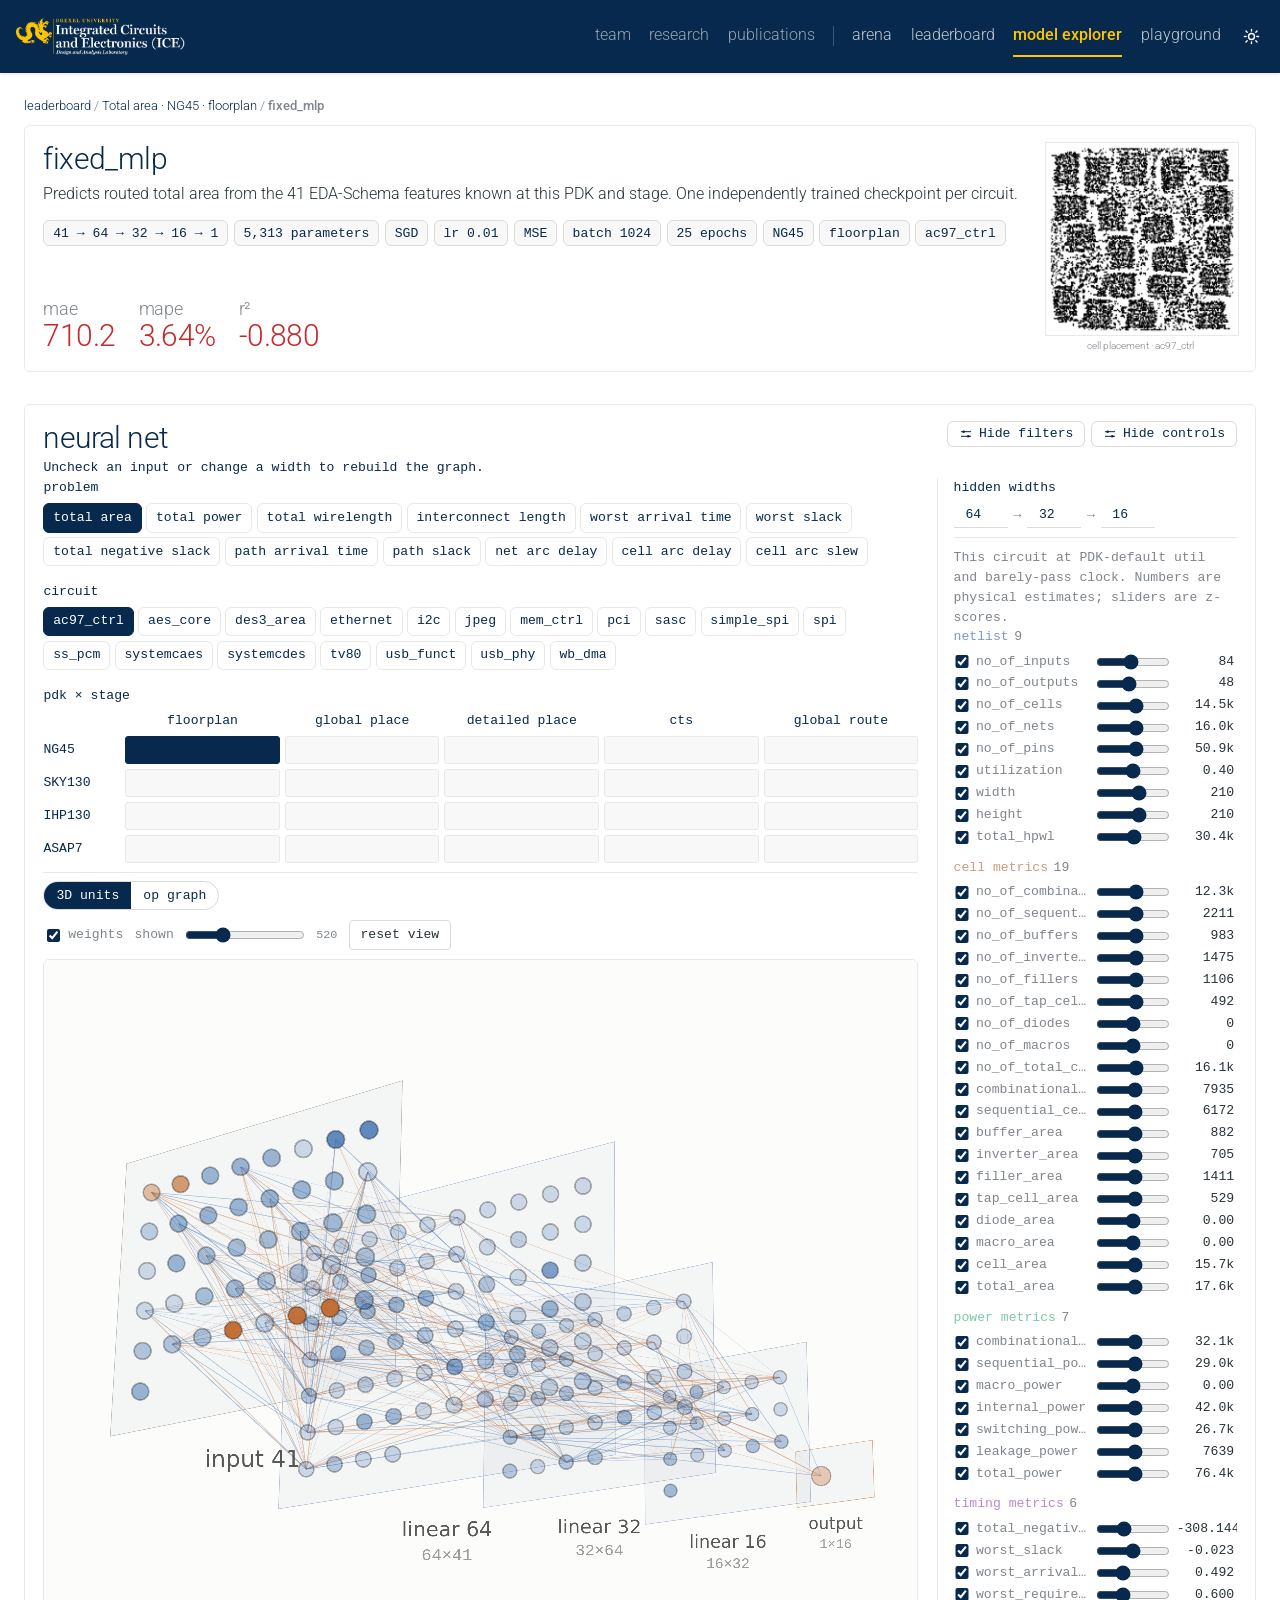
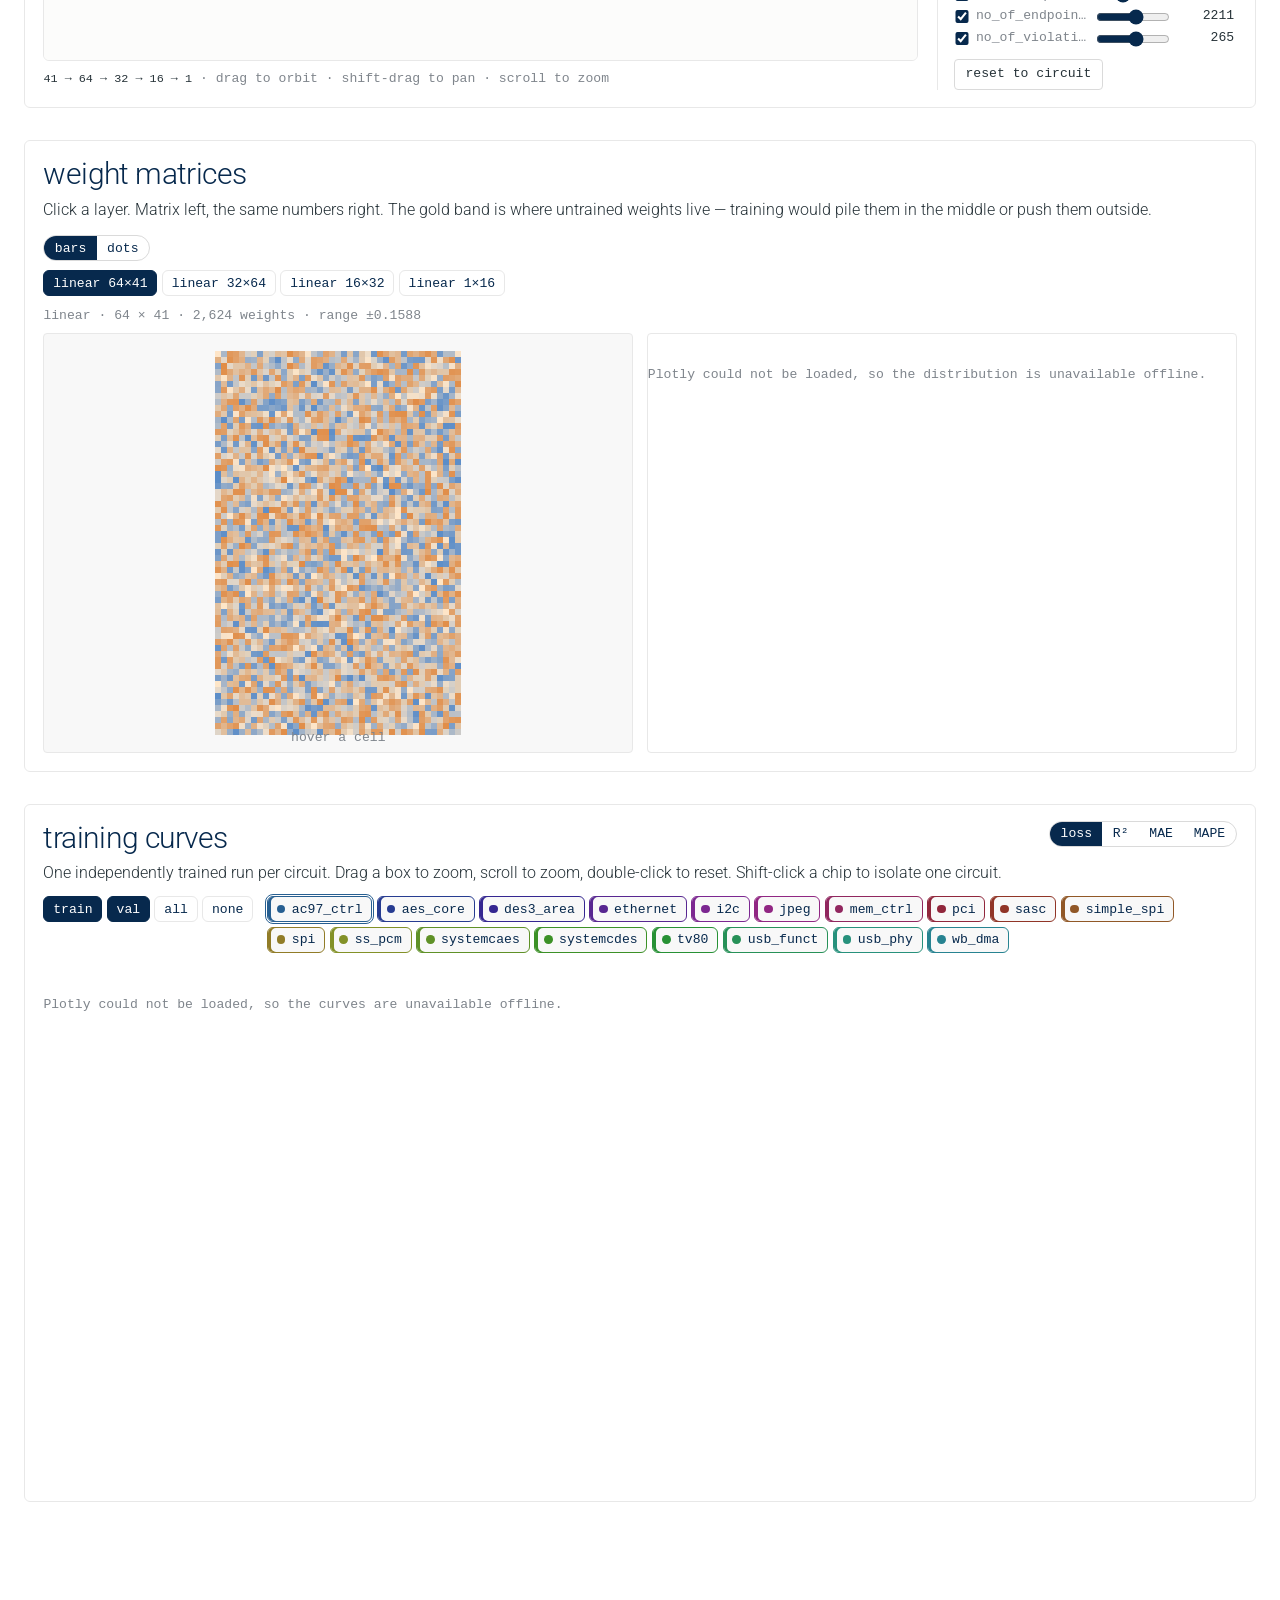
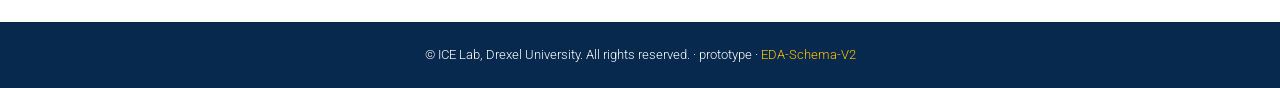
<file: explorer.html>
<!DOCTYPE html>
<html lang="en" data-theme="light">
<head>
<meta charset="utf-8">
<meta name="viewport" content="width=device-width,initial-scale=1">
<meta name="robots" content="noindex">
<link rel="icon" href="data:image/svg+xml,<svg xmlns='http://www.w3.org/2000/svg' viewBox='0 0 32 32'><rect width='32' height='32' rx='6' fill='%2307294D'/><rect x='6' y='6' width='5' height='5' fill='%23FFC600'/></svg>">
<link rel="preconnect" href="https://fonts.googleapis.com">
<link rel="preconnect" href="https://fonts.gstatic.com" crossorigin>
<link rel="stylesheet" href="https://fonts.googleapis.com/css?family=Roboto:300,400,500,700|Roboto+Slab:100,300,400,500,700|Material+Icons&display=swap">
<link rel="stylesheet" href="theme.css">
<script src="theme.js"></script>
<script src="https://cdn.plot.ly/plotly-cartesian-2.35.2.min.js" charset="utf-8"></script>
<title>Model Explorer | Drexel ICE Lab</title>
<style>
/* ===================================================================
   Branding, design tokens, base type and the header all live in
   theme.css, which mirrors the lab site's own SCSS. Only this page's
   component styles are below.
   =================================================================== */

/* al-folio lowercases page titles and nav labels. */
.page-title, .nav-link { text-transform: lowercase; }

code, pre, .mono { font-family: var(--global-font-mono); font-size: .9em; }
code  { background: var(--global-code-bg-color); padding: .12em .4em;
        border-radius:var(--r-xs); }
pre   { background: var(--global-code-bg-color); padding: 1rem;
        border-radius: var(--global-radius); overflow-x: auto; }

.num { font-variant-numeric: tabular-nums; }

/* --- Layout -------------------------------------------------------------- */

/* al-folio sets max_width: 930px in _config.yml. Prose keeps that; the data grid
   needs more room, so .container--wide is the one documented deviation. */
.container { max-width: 930px; margin: 0 auto; padding: 2rem 1.5rem 4rem; }
.container--wide { max-width: 1440px; }

.page-header { margin-bottom: 1.75rem; }
.page-header h1 { margin-bottom: .25rem; }
.page-header .lead {
  font-size: 1.05rem; color: var(--global-text-color-light); margin: 0;
}

/* --- Tables ---------------------------------------------------------------
   al-folio uses Bootstrap-ish tables: light header rule, row dividers,
   no vertical borders, subtle row hover.                                     */

.table { width: 100%; border-collapse: collapse; }
.table th {
  font-family: var(--global-font-sans);
  font-size: .9rem; font-weight: 500;
  color: var(--global-text-color-light);
  text-align: left; padding: .6rem .7rem;
  border-bottom: 2px solid var(--global-divider-strong);
}
.table td {
  padding: .7rem; border-bottom: 1px solid var(--global-divider-color);
}
.table tbody tr:hover td { background: var(--global-card-bg-color); }
.table .r { text-align: right; }
.table .c { text-align: center; }

/* --- Cards and pills ----------------------------------------------------- */

.card {
  background: var(--global-card-bg-color);
  border: 1px solid var(--global-divider-color);
  border-radius: var(--global-radius);
  padding: 1rem 1.2rem;
}

.pill {
  font: inherit; font-size: .92rem;
  padding: .4rem .9rem;
  border: 1px solid transparent; border-radius:var(--r-pill);
  background: none; color: var(--global-text-color);
  cursor: pointer; transition: background .15s ease;
}
.pill:hover { background: var(--global-card-bg-color); }
.pill[aria-pressed="true"] {
  background: var(--global-theme-color);
  color: #fff; border-color: var(--global-theme-color);
}

.badge {
  font-size: .78rem; padding: .15rem .6rem; border-radius:var(--r-pill);
  background: var(--global-card-bg-color);
  border: 1px solid var(--global-divider-color);
  color: var(--global-text-color-light);
}
.badge--verified { background: var(--lb-win-bg); color: var(--lb-win-fg);
                   border-color: transparent; }
.badge--flagged  { color: var(--lb-warn); border-color: var(--lb-warn); }

/* --- Leaderboard cells --------------------------------------------------- */

.cell {
  border-radius: var(--global-radius);
  padding: .6rem .5rem; margin: .25rem;
  text-align: center; cursor: pointer;
  border: 1px solid transparent;
  transition: box-shadow .12s ease;
}
.cell:hover { box-shadow: 0 0 0 2px rgba(7, 41, 77, .28); }
.cell .who { font-size: .85rem; line-height: 1.3; }
.cell .val { font-size: 1rem; font-weight: 500; margin-top: 1px; }

.cell--win   { background: var(--lb-win-bg);   color: var(--lb-win-fg); }
.cell--lose  { background: var(--lb-lose-bg);  color: var(--lb-lose-fg); }
.cell--sat   { background: var(--lb-sat-bg);   color: var(--lb-sat-fg); }
.cell--undef { background: var(--lb-undef-bg); color: var(--lb-undef-fg); }
.cell--none  { background: var(--lb-none-bg);  color: var(--lb-none-fg);
               cursor: default; }
.cell--none:hover { box-shadow: none; }

.row--void {
  background: var(--global-card-bg-color);
  color: var(--global-text-color-light);
  text-align: center; font-size: .9rem; padding: .9rem;
}

/* --- Focus and motion ---------------------------------------------------- */

:focus-visible {
  outline: 2px solid var(--global-accent-color);
  outline-offset: 2px;
}
@media (prefers-reduced-motion: reduce) {
  * { transition: none !important; animation: none !important; }
}

/* --- Footer ---------------------------------------------------------------
   al-folio's footer is a full-width bar with centered muted text. Ours is
   navy with gold links, which is where the brand pair actually works.        */

.footer {
  background: var(--global-footer-bg-color);
  color: var(--global-footer-text-color);
  text-align: center; padding: 1.5rem; font-size: .85rem;
}
.footer a { color: var(--global-footer-link-color); }

/* --- Responsive ---------------------------------------------------------- */

@media (max-width: 900px) {
  .matrix-scroll { overflow-x: auto; -webkit-overflow-scrolling: touch; }
  .matrix-scroll .table th:first-child,
  .matrix-scroll .table td:first-child {
    position: sticky; left: 0; background: var(--global-bg-color);
    z-index: 2;
  }
  .navbar nav { gap: .9rem; font-size: .9rem; }
}

/* ============================================================
   CARD GRID — EDA-Schema Leaderboard
   Components are cards on a 12-column grid, sized to their
   content. Chrome stays close to al-folio: quiet borders,
   Roboto Slab headings, --global-* tokens throughout.
   ============================================================ */

:root{
  --pos:#3b6fb0; --neg:#c06a2e; --dead:#b8b5ae;
  --trace:#5c7d94;                    /* metal routing, connective tissue */
  --row-pitch:26px;                   /* standard-cell row rhythm */
  --card-r:6px;
  --pin:#FFC600;
}
html[data-theme="dark"]{
  --pos:#6da3d8; --neg:#dd9558; --dead:#55524c; --trace:#7fa3bb;
}

/* ---- page ground: faint cell rows ---- */
body{
  margin:0;
  background:var(--global-bg-color);
  color:var(--global-text-color);
  font-family:var(--global-font-sans);
  font-size:15px; line-height:1.55;
  -webkit-font-smoothing:antialiased;
}

.mono{font-family:var(--global-font-mono);font-variant-numeric:tabular-nums}
.wrap{max-width:1460px;margin:0 auto;padding:1.5rem 1.5rem 5rem}

/* ---- bento grid ---- */
.bento{
  display:grid;
  grid-template-columns:repeat(12,1fr);
  gap:32px;
  align-items:stretch;
}
.s3{grid-column:span 3}
.s4{grid-column:span 4}
.s5{grid-column:span 5}
.s6{grid-column:span 6}
.s7{grid-column:span 7}
.s8{grid-column:span 8}
.s9{grid-column:span 9}
.s12{grid-column:span 12}
.r2{grid-row:span 2}
@media(max-width:1180px){
  .s3,.s4,.s5{grid-column:span 6}
  .s7,.s8,.s9{grid-column:span 12}
  .r2{grid-row:span 1}
}
@media(max-width:720px){
  .s3,.s4,.s5,.s6,.s7,.s8,.s9{grid-column:span 12}
}

/* ---- the card ---- */
.k{
  position:relative;
  background:var(--global-bg-color);
  border:1px solid var(--global-divider-color);
  border-radius:var(--card-r);
  padding:1rem 1.15rem 1.1rem;
  display:flex; flex-direction:column;
  transition:border-color .18s ease;
  /* orchestrated entrance: cards rise in reading order */
  opacity:0; transform:translateY(10px);
  animation:kin .5s cubic-bezier(.22,.61,.36,1) forwards;
  animation-delay:calc(var(--i,0) * 45ms);
}
@keyframes kin{to{opacity:1;transform:none}}
.k:hover{border-color:var(--global-divider-strong)}
.k--live{border-color:var(--global-theme-color)}

/* card head */
.keyebrow{
  font-family:var(--global-font-mono);
  font-size:.66rem; text-transform:uppercase; letter-spacing:.16em;
  color:var(--global-text-color-light);
  margin:0 0 .2rem;
}
.ktitle{
  font-family:var(--global-font-slab); font-weight:400;
  font-size:1.02rem; letter-spacing:-.005em;
  margin:0 0 .12rem;
}
.ksub{
  font-size:.76rem; color:var(--global-text-color-light);
  margin:0 0 .8rem; line-height:1.45;
}
.kbody{margin-top:.2rem}
.kgrow{flex:1}

/* hero numerals — the one place type gets loud */
.figure{
  font-family:var(--global-font-slab); font-weight:300;
  font-size:clamp(2rem,4.4vw,3.4rem); line-height:1;
  letter-spacing:-.035em; font-variant-numeric:tabular-nums;
}
.figure--sm{font-size:clamp(1.4rem,2.4vw,1.9rem)}
.figunit{font-size:.72rem; color:var(--global-text-color-light);
  letter-spacing:.1em; text-transform:uppercase; margin-left:.4rem}

body.loading .bento{opacity:.45;transition:opacity .15s}

/* identity card — copy | spatial map from EDA-Schema-V2. */
.idcard{
  display:grid; grid-template-columns:minmax(0,1fr) 192px;
  gap:1.15rem 1.35rem; align-items:stretch; flex:1; width:100%;
}
@media(max-width:720px){
  .idcard{grid-template-columns:1fr; gap:1rem}
}
.idcopy{
  min-width:0; overflow:hidden;
  display:flex; flex-direction:column;
}
.idname{
  font-family:var(--global-font-sans); font-weight:300;
  font-size:1.85rem; line-height:1.15; letter-spacing:-.02em;
  color:var(--md-heading-color); margin:0 0 .4rem;
}
.idblurb{
  font-size:1.02rem; line-height:1.5; color:var(--global-text-color);
  margin:0 0 .85rem;
}
.idblurb a{color:var(--global-theme-color); text-decoration:none}
.idblurb a:hover{text-decoration:underline}
.idmeta{
  display:flex; flex-wrap:wrap; gap:.35rem; align-items:center;
  font-family:var(--global-font-mono); font-size:.82rem;
  line-height:1.3;
}
.idchip{
  display:inline-flex; align-items:center;
  padding:.22rem .55rem;
  border:1px solid var(--global-divider-strong); border-radius:6px;
  background:var(--global-card-bg-color); color:var(--md-heading-color);
  font-weight:500;
}
.idscore{
  flex:1; display:flex; flex-direction:row; flex-wrap:nowrap;
  justify-content:flex-start; align-items:flex-end;
  gap:1.45rem;
  margin-top:.45rem; min-height:0;
  overflow-x:auto;
}
.idscore[hidden]{display:none}
.idscore-item{
  display:flex; flex-direction:column;
  justify-content:flex-end; align-items:flex-start;
}
.idscore-lab{
  font-family:var(--global-font-sans); font-weight:300;
  font-size:1.15rem; line-height:1.15; letter-spacing:-.02em;
  color:var(--global-text-color-light); text-transform:lowercase;
}
.idscore-val{
  font-family:var(--global-font-sans); font-weight:300;
  font-size:1.85rem; line-height:1.15; letter-spacing:-.02em;
  font-variant-numeric:tabular-nums; color:#c62828;
}
html[data-theme="dark"] .idscore-val{color:#ef9a9a}
.idside{display:flex; flex-direction:column; align-items:center; gap:.3rem}
.idviz{width:100%}
.idviz svg{display:block; width:100%; height:auto}
.idviz img{
  display:block; width:100%; height:auto; aspect-ratio:1; object-fit:contain;
  background:#fff; border:1px solid var(--global-divider-color);
}
html[data-theme="dark"] .idviz img{filter:invert(1); background:#000}
.idviz .idcap{
  font-family:var(--global-font-sans); font-size:.62rem; line-height:1.3;
  color:var(--global-text-color-light); text-align:center; margin:.3rem 0 0;
}
.idviz .die{fill:none; stroke:var(--md-primary); stroke-width:1.2}
.idviz .core{fill:none; stroke:var(--global-divider-color); stroke-width:.8}
.idviz .row{stroke:var(--global-divider-color); stroke-width:.5}
.idviz .cell{fill:var(--md-primary-200)}
.idviz .pin{fill:var(--md-secondary)}
.idviz .trace{stroke:var(--md-primary-400); stroke-width:.7; fill:none}
.idviz .dimlab{
  font-family:var(--global-font-sans); font-size:8px;
  fill:var(--global-text-color-light);
}
.idviz .arealab{
  font-family:var(--global-font-sans); font-size:9px; font-weight:500;
  fill:var(--md-heading-color);
}
.idviz .pdn{stroke:var(--md-primary-300); stroke-width:.55; fill:none}
.idviz .heat{fill:var(--md-secondary)}
.idviz .clk{stroke:var(--md-secondary); stroke-width:1.15; fill:none}
.idviz .ff{fill:var(--md-primary)}
.idviz .path{stroke:var(--md-primary); stroke-width:1.5; fill:none}
.idviz .path2{stroke:var(--md-primary-300); stroke-width:1; fill:none}
.idviz .longnet{stroke:var(--md-secondary); stroke-width:1.6; fill:none}
.idviz .histn{fill:#c62828}
.idviz .dimlab.histn{fill:#c62828}
.idviz .histp{fill:var(--md-primary-200)}
.idviz .zero{stroke:var(--global-text-color-light); stroke-width:.6; stroke-dasharray:2 2; fill:none}
.idviz .wave{stroke:var(--md-primary); stroke-width:1.6; fill:none}
.idviz .cellbox{fill:var(--md-primary-100); stroke:var(--md-primary); stroke-width:1}
.idviz .gate{fill:var(--global-bg-color); stroke:var(--md-primary); stroke-width:1.1}
.idviz .arrb{fill:var(--md-primary)}
.idviz .reqb{fill:var(--md-secondary)}
.idviz .rc{stroke:var(--md-primary-400); fill:none; stroke-width:1}
html[data-theme="dark"] .idviz .die{stroke:var(--md-primary-300)}
html[data-theme="dark"] .idviz .cell{fill:var(--md-primary-700)}
html[data-theme="dark"] .idviz .trace{stroke:var(--md-primary-400)}
html[data-theme="dark"] .idviz .cellbox{fill:var(--md-primary-800); stroke:var(--md-primary-300)}
html[data-theme="dark"] .idviz .gate{fill:var(--global-bg-color); stroke:var(--md-primary-300)}
html[data-theme="dark"] .idviz .histp{fill:var(--md-primary-700)}
html[data-theme="dark"] .idviz .ff{fill:var(--md-primary-300)}
html[data-theme="dark"] .idviz .path{stroke:var(--md-primary-300)}

/* stat rows */
.st{display:flex;justify-content:space-between;gap:.8rem;font-size:.8rem;
  padding:.26rem 0;border-bottom:1px solid var(--global-divider-color)}
.st:last-child{border-bottom:none}
.st span{color:var(--global-text-color-light)}
.st b.big{font-size:1.02rem;color:var(--global-theme-color)}

/* controls */
.tog{display:inline-flex;border:1px solid var(--global-divider-strong);
  border-radius:var(--r-pill);overflow:hidden}
.tog button{font:inherit;font-size:.74rem;padding:.22rem .68rem;background:none;
  border:none;cursor:pointer;color:var(--global-text-color);transition:background .15s}
.tog button[aria-pressed="true"]{background:var(--global-theme-color);color:#fff}
.mini{font:inherit;font-size:.76rem;padding:.26rem .68rem;border-radius:var(--r-sm);cursor:pointer;
  border:1px solid var(--global-divider-strong);background:var(--global-bg-color);
  color:var(--global-text-color);transition:border-color .15s,color .15s}
.mini:hover{border-color:var(--global-theme-color);color:var(--global-theme-color)}
.mini.on{background:var(--neg);color:#fff;border-color:var(--neg)}
input[type=range]{width:100%;accent-color:var(--global-theme-color);margin:0}
.ctlrow{display:flex;gap:.7rem;align-items:center;flex-wrap:wrap;font-size:.76rem;
  color:var(--global-text-color-light);margin-bottom:.55rem; flex:none}
.ctlrow input[type=range]{width:120px}

svg,canvas{display:block;width:100%;height:auto}
canvas{border-radius:var(--r-sm);border:1px solid var(--global-divider-color);cursor:crosshair;
  image-rendering:pixelated}
text.cl{font-size:10px;fill:var(--global-text-color-light);font-family:var(--global-font-sans)}
text.cl2{font-size:8px;fill:var(--global-text-color-light);font-family:var(--global-font-sans)}
text.nl{font-size:9px;fill:var(--global-text-color-light);font-family:var(--global-font-sans)}
.cap{font-size:.76rem;color:var(--global-text-color-light);line-height:1.5;margin:.5rem 0 0}
.hint{font-size:.76rem;color:var(--global-text-color-light);line-height:1.5}
.hint a{color:var(--global-theme-color);text-decoration:none}
.hint a:hover{text-decoration:underline}

/* banners */

.crumbbar{font-size:.83rem;color:var(--global-text-color-light);margin:0 0 .5rem}
.crumbbar a{color:var(--global-theme-color);text-decoration:none}
.crumbbar a:hover{text-decoration:underline}

/* page title block */
.phead{margin:.2rem 0 1.1rem}
.phead h1{font-family:var(--global-font-slab);font-weight:300;font-size:2.1rem;
  letter-spacing:-.02em;margin:0 0 .2rem;text-transform:lowercase}
.phead .lead{color:var(--global-text-color-light);margin:0;max-width:68ch}

/* footer */
.foot{text-align:center;padding:1.4rem;font-size:.82rem;
  background:var(--global-footer-bg-color);color:#fff;margin-top:2.5rem}
.foot a{color:var(--global-footer-link-color)}

/* animation primitives */
.br2{transform:scaleY(0);transform-origin:bottom;
  animation:bi .5s cubic-bezier(.22,.61,.36,1) forwards}
@keyframes bi{to{transform:scaleY(1)}}
.ln2{stroke-dasharray:var(--len);stroke-dashoffset:var(--len);
  animation:dr 1.05s cubic-bezier(.4,0,.2,1) forwards}
@keyframes dr{to{stroke-dashoffset:0}}
.ed{cursor:pointer}
.ed:hover{stroke-width:3!important;opacity:1!important}
.ed.sel{stroke:var(--global-theme-color)!important}
.nd{cursor:pointer;stroke:var(--global-divider-strong);stroke-width:.6}
.nd:hover{stroke:var(--global-theme-color);stroke-width:2}
.nd.pin{stroke:var(--global-theme-color);stroke-width:2.5}
.nd.abl{stroke:var(--neg);stroke-width:2;stroke-dasharray:2 2}

@media(prefers-reduced-motion:reduce){
  .k,.br2,.ln2{animation:none!important;opacity:1!important;transform:none!important;
    stroke-dashoffset:0!important}
  .k:hover{transform:none}
}

/* legend — one quiet line under the grid, not a card */
.legendline{
  display:flex; gap:1.6rem; flex-wrap:wrap; align-items:center;
  margin-top:1.1rem; padding-top:.9rem;
  border-top:1px solid var(--global-divider-color);
  font-size:.79rem; color:var(--global-text-color-light);
}
.legendline i{
  font-style:normal; display:inline-flex; width:15px; height:15px;
  align-items:center; justify-content:center; margin-right:.4rem;
  border-radius:var(--r-xs); background:var(--global-card-bg-color);
  border:1px solid var(--global-divider-color);
  font-size:.68rem; color:var(--global-text-color);
}
.legendline span{display:inline-flex; align-items:center}

/* ---- 3D network + op graph ---- */
.viewtog{display:inline-flex;border:1px solid var(--global-divider-strong);border-radius:var(--r-pill);
  overflow:hidden;margin-bottom:.6rem; flex:none; align-self:flex-start}
.viewtog button{font:inherit;padding:.2rem .75rem;background:none;border:none;
  cursor:pointer;color:var(--md-heading-color)}
.viewtog button[aria-pressed="true"]{background:var(--global-theme-color);color:#fff}
.c3dhost{position:relative;border:1px solid var(--global-divider-color);border-radius:var(--r-md);
  overflow:hidden;background:var(--global-bg-color)}
.unitinfo{font-size:.78rem;color:var(--global-text-color);margin:.5rem 0 0;min-height:1.2em;flex:none}
.unitinfo .dim{color:var(--global-text-color-light)}
.graphbox{border:1px solid var(--global-divider-color);border-radius:var(--r-md);
  padding:.5rem 0;background:var(--global-bg-color);overflow:hidden}
#graph{display:block;width:100%;height:auto}
.gn rect{transition:stroke .12s,stroke-width .12s}
.gn{cursor:default}
.cbx{font-size:.76rem;display:inline-flex;align-items:center;gap:.3rem}
.cbx input{accent-color:var(--global-theme-color)}

/* network split: canvas | hideable feature rail */
.nethead{display:flex;align-items:flex-start;justify-content:space-between;
  gap:.8rem;flex-wrap:wrap;margin-bottom:.15rem}
.nethead .idname{margin:0 0 .25rem}
.netsub{
  font-family:var(--global-font-mono); font-size:.82rem; font-weight:500;
  line-height:1.3; color:var(--md-heading-color); margin:0;
}
.nethead-btns{display:flex;gap:.4rem;flex-wrap:wrap;align-items:center}

/* training curves — identity title + blurb, chip-mono chrome */
.curvehead{display:flex;align-items:flex-start;justify-content:space-between;
  gap:.8rem;flex-wrap:wrap;margin-bottom:.65rem}
#k-curves .idname{margin:0 0 .4rem}
#k-curves .idblurb{margin:0}
#k-curves .viewtog{margin:0;flex:none;align-self:flex-start}
#k-curves .viewtog,
#k-curves .viewtog button,
#k-curves .idmeta,
#k-curves .idchip,
#k-curves .chipc,
#k-curves .plotwarn{
  font-family:var(--global-font-mono); font-size:.82rem; font-weight:500;
  line-height:1.3;
}
#k-curves .viewtog button{padding:.22rem .65rem;color:var(--md-heading-color)}
#k-curves .viewtog button[aria-pressed="true"],
#k-curves .viewtog button[aria-pressed="true"]:hover{color:#fff}
#k-curves .idmeta{margin-top:.75rem}
#curveplot{width:100%;height:520px;min-height:520px;flex:none;position:relative}
#k-curves .plotwarn{color:var(--global-text-color-light);margin:2rem 0}
.curvefilts{display:flex;flex-wrap:wrap;align-items:flex-start;gap:.5rem .85rem;margin:0 0 .7rem}
.curvefilts-meta,.curvefilts-circs{display:flex;flex-wrap:wrap;align-items:center;gap:.28rem}
.curvefilts-circs{flex:1;min-width:12rem}
#k-curves .chipc{
  margin:0; padding:.22rem .55rem; border-radius:6px;
  color:var(--md-heading-color); display:inline-flex; align-items:center; gap:.4rem;
}
#k-curves .chipc .cpip{
  width:.55rem; height:.55rem; border-radius:50%; flex:none; background:var(--cc);
}
#k-curves .chipc[data-ccirc].on{
  background:var(--global-card-bg-color); color:var(--md-heading-color);
  border-color:var(--cc); box-shadow:inset 3px 0 0 var(--cc);
}
#k-curves .chipc[data-ccirc]:not(.on){opacity:.42; background:transparent}
#k-curves .chipc[data-ccirc].here{outline:1px solid var(--cc); outline-offset:1px}
#k-curves .chipc[data-cs].on,
#k-curves .chipc[data-cs].on:hover{color:#fff}

/* Plotly zoom chrome — compact, themed, always there */
.js-plotly-plot .modebar-container{
  top:6px !important; right:6px !important;
}
.js-plotly-plot .modebar{
  background:transparent !important;
}
.js-plotly-plot .modebar-group{
  background:var(--global-card-bg-color) !important;
  border:1px solid var(--global-divider-strong);
  border-radius:6px;
  padding:1px 2px !important;
}
.js-plotly-plot .modebar-btn path{
  fill:var(--md-heading-color) !important;
}
.js-plotly-plot .modebar-btn:hover,
.js-plotly-plot .modebar-btn.active{
  background:var(--global-bg-color) !important;
}
.js-plotly-plot .modebar-btn:hover path,
.js-plotly-plot .modebar-btn.active path{
  fill:var(--global-theme-color) !important;
}

/* weights — matrix | histogram, same identity chrome as training curves */
#k-wdist .idname{margin:0 0 .4rem}
#k-wdist .idblurb{margin:0}
#k-wdist .curvehead{margin-bottom:.55rem}
#k-wdist .viewtog{margin:0;flex:none;align-self:flex-start}
#k-wdist .viewtog,
#k-wdist .viewtog button,
#k-wdist .idmeta,
#k-wdist .idchip,
#k-wdist .chipc,
#k-wdist .plotwarn,
#k-wdist .ksub,
#k-wdist .cap{
  font-family:var(--global-font-mono); font-size:.82rem; font-weight:500;
  line-height:1.3;
}
#k-wdist .viewtog button{padding:.22rem .65rem;color:var(--md-heading-color)}
#k-wdist .viewtog button[aria-pressed="true"],
#k-wdist .viewtog button[aria-pressed="true"]:hover{color:#fff}
#k-wdist .ksub{margin:0 0 .55rem}
#k-wdist .idmeta{margin-top:.65rem}
#k-wdist .plotwarn{color:var(--global-text-color-light);margin:2rem 0}
#k-wdist .chipc{
  margin:0; padding:.22rem .55rem; border-radius:6px;
  color:var(--md-heading-color);
}
#k-wdist .chipc.on,
#k-wdist .chipc.on:hover{color:#fff}
.wsplit{
  display:grid; grid-template-columns:minmax(0,1fr) minmax(0,1fr);
  gap:.85rem; align-items:stretch;
  height:420px; min-height:420px;
}
.wsplit-m,.wsplit-d{
  min-width:0; min-height:0; height:100%;
  box-sizing:border-box;
}
.hmbox{
  position:relative;
  height:100%; min-height:0;
  box-sizing:border-box;
  display:flex; align-items:center; justify-content:center;
  padding:.55rem;
  border:1px solid var(--global-divider-color); border-radius:var(--r-sm);
  background:var(--global-card-bg-color); overflow:hidden;
}
#k-wdist #hm{
  width:auto; height:auto; max-width:100%; max-height:100%;
  border:none; border-radius:0; cursor:crosshair;
  image-rendering:pixelated; object-fit:contain;
}
#k-wdist .wsplit-m .cap{
  position:absolute; left:.65rem; right:.65rem; bottom:.4rem;
  margin:0; min-height:0; pointer-events:none;
  text-align:center;
}
.wsplit-d{
  display:flex; flex-direction:column;
  border:1px solid var(--global-divider-color); border-radius:var(--r-sm);
  overflow:hidden;
}
#wdistplot{flex:1; width:100%; height:100%; min-height:0; border:none}
@media(max-width:720px){
  .wsplit{grid-template-columns:1fr}
}
#k-net .tbtn,
#k-net .viewtog,
#k-net .viewtog button,
#k-net .ctlrow,
#k-net .cbx,
#k-net .mini,
#k-net .unitinfo,
#k-net .cap,
#k-net .hint,
#k-net .widthopt-lab,
#k-net .hpwidths,
#k-net .hpwidths input,
#k-net .hpwidths span,
#k-net .fgh,
#k-net .fr,
#k-net .fn,
#k-net .fv,
#k-net .chipc,
#k-net .pgh,
#k-net .pgl{
  font-family:var(--global-font-mono);
  font-size:.82rem;
  font-weight:500;
  letter-spacing:0;
  text-transform:none;
}
#k-net .tbtn{font-size:.82rem;padding:.28rem .65rem;cursor:pointer;
  border:1px solid var(--global-divider-strong);border-radius:6px;
  background:var(--global-bg-color);color:var(--md-heading-color);
  display:inline-flex;align-items:center;gap:.4rem}
.tbtn:hover{border-color:var(--global-theme-color)}
.tbtn svg{width:14px;height:14px;display:block;flex:none}
#k-net{
  height:auto;
  min-height:min(78vh, 880px);
}
#k-net .netshell{flex:1 1 auto; min-height:min(62vh, 680px)}
.netshell{display:grid;grid-template-columns:minmax(0,1fr) 300px;gap:1rem 1.15rem;
  align-items:stretch}
.netshell.rail-off{grid-template-columns:minmax(0,1fr)}
.netshell.rail-off .netrail{display:none}
@media(max-width:1080px){
  #k-net{height:auto; min-height:0}
  #k-net .netshell{min-height:0}
  .netshell{grid-template-columns:1fr}
  .netrail{border-left:0;padding-left:0;border-top:1px solid var(--global-divider-color);
    padding-top:.9rem; min-height:42vh}
}
.netview{min-width:0; min-height:min(52vh, 560px); display:flex; flex-direction:column; overflow:visible}
#wrap3d, #wrapgr{
  flex:1 1 auto; display:flex; flex-direction:column;
  min-height:min(56vh, 640px);
}
.c3dhost{flex:1 1 auto; min-height:min(52vh, 560px); height:min(56vh, 640px); position:relative}
@media(max-width:1080px){
  .c3dhost{min-height:360px; height:min(50vh, 520px)}
}
#net3d{
  position:absolute; inset:0; width:100%; height:100%;
  display:block; touch-action:none; border:none; border-radius:0;
}
.graphbox{flex:1; min-height:0; overflow:auto}
.netrail{min-width:0; min-height:0; display:flex; flex-direction:column; gap:.65rem;
  border-left:1px solid var(--global-divider-color);padding-left:1rem; overflow:hidden}
.widthopt{flex:none; padding-bottom:.55rem;
  border-bottom:1px solid var(--global-divider-color)}
.widthopt[hidden]{display:none}
.addrbody{display:grid; gap:.7rem; margin-bottom:.55rem}
.addrbody .chipc{
  font-size:.82rem; padding:.22rem .55rem; margin:0 .28rem .28rem 0;
  color:var(--md-heading-color); border-radius:6px;
}
.addrbody .chipc.on,
.addrbody .chipc.on:hover{color:#fff}
.addrbody .pg{
  grid-template-columns:4.8rem repeat(5,minmax(0,1fr));
  gap:5px; width:100%;
}
.addrbody .pgh, .addrbody .pgl{color:var(--md-heading-color)}
.addrbody .pgc{height:28px}
.widthopt-lab{
  color:var(--md-heading-color); display:block; margin-bottom:.28rem}
#inputs{flex:1; overflow-y:auto; min-height:0; padding-right:.15rem}
.hpwidths{display:flex;gap:.35rem;align-items:center}
.hpwidths input{
  width:3.4rem; text-align:center; font:inherit;
  padding:.12rem 0; border:none; border-bottom:1px solid var(--global-divider-strong);
  background:none; color:var(--md-heading-color); border-radius:0}
.hpwidths input:focus{outline:none;border-bottom-color:var(--global-theme-color)}
.hpwidths input:disabled{opacity:.65}
.hpwidths span{color:var(--global-text-color-light);font-size:.78rem}

/* explorer-specific */
.fg{margin-bottom:.6rem}
.fgh{margin-bottom:.2rem;display:flex;gap:.35rem}
.fgh span{color:var(--global-text-color-light);font-weight:400}
.fr{display:grid;grid-template-columns:16px 1fr 74px 3.6rem;gap:.4rem;align-items:center;
  padding:.05rem 0}
.fr.off{opacity:.42}
.fr input[type=checkbox]{margin:0;accent-color:var(--global-theme-color)}
.fn{color:var(--global-text-color-light);overflow:hidden;text-overflow:ellipsis;
  white-space:nowrap}
.fv{text-align:right}
.chipc{font:inherit;font-size:.71rem;padding:.16rem .5rem;margin:2px;border-radius:var(--r-sm);
  border:1px solid var(--global-divider-color);background:var(--global-bg-color);
  color:var(--global-text-color-light);cursor:pointer;font-family:var(--global-font-mono)}
.chipc:hover{border-color:var(--global-theme-color);color:var(--global-text-color)}
.chipc.on{background:var(--global-theme-color);color:#fff;border-color:var(--global-theme-color)}
.pg{display:grid;grid-template-columns:auto repeat(5,1fr);gap:3px}
.pgh{font-size:.64rem;color:var(--global-text-color-light);text-align:center}
.pgl{font-size:.68rem;color:var(--global-text-color-light);padding-right:.35rem;
  display:flex;align-items:center}
.pgc{height:22px;border:1px solid var(--global-divider-color);border-radius:var(--r-xs);
  cursor:pointer;background:var(--global-card-bg-color);transition:.12s}
.pgc:hover{border-color:var(--global-theme-color)}
.pgc.on{background:var(--global-theme-color);border-color:var(--global-theme-color)}
</style>
</head>
<body>


<header class="icelab-navbar">
  <div class="navbar-inner">
    <a class="navbar-brand" href="https://drexel-ice.github.io/">
      <img src="assets/img/icelab_logo.png" class="icelab-logo-img" alt="Integrated Circuits and Electronics (ICE) Design and Analysis Laboratory — Drexel University" loading="eager">
    </a>
    <nav>
      <a class="offsite" href="https://drexel-ice.github.io/team/">team</a>
      <a class="offsite" href="https://drexel-ice.github.io/research/">research</a>
      <a class="offsite" href="https://drexel-ice.github.io/publications/">publications</a>
      <span class="navsep"></span>
      <a href="arena.html" data-ctxlink="arena.html">arena</a>
      <a href="index.html" data-ctxlink="index.html">leaderboard</a>
      <a href="explorer.html" aria-current="page">model explorer</a>
      <a href="playground.html" data-ctxlink="playground.html">playground</a>
      <button class="themebtn" id="themebtn" title="Change theme" aria-label="Change theme"><svg class="i-light" viewBox="0 0 24 24" fill="none" stroke="currentColor" stroke-width="2" stroke-linecap="round" aria-hidden="true"><circle cx="12" cy="12" r="4.2"/><path d="M12 2v2.4M12 19.6V22M4.2 4.2l1.7 1.7M18.1 18.1l1.7 1.7M2 12h2.4M19.6 12H22M4.2 19.8l1.7-1.7M18.1 5.9l1.7-1.7"/></svg><svg class="i-dark" viewBox="0 0 24 24" fill="currentColor" aria-hidden="true"><path d="M21 13.3A9 9 0 1 1 10.7 3a7.2 7.2 0 0 0 10.3 10.3z"/></svg></button>
    </nav>
  </div>
</header>



<div class="wrap">
<div class="crumbbar" id="crumb"></div>

<div class="bento">

  <!-- identity -->
  <div class="k s12" style="--i:0">
    <div class="idcard">
      <div class="idcopy">
        <h1 class="idname" id="m-title">fixed_mlp</h1>
        <p class="idblurb" id="m-sub"></p>
        <div class="idmeta" id="idmeta"></div>
        <div class="idscore" id="idscore" hidden></div>
      </div>
      <div class="idside">
        <div class="idviz" id="idviz"></div>
      </div>
    </div>
  </div>

  <!-- network: 3D / graph | feature rail -->
  <div class="k s12" style="--i:1" id="k-net">
    <div class="nethead">
      <div>
        <h2 class="idname">neural net</h2>
        <p class="netsub">Uncheck an input or change a width to rebuild the graph.</p>
      </div>
      <div class="nethead-btns">
        <button class="tbtn" id="toggleaddr" aria-expanded="true" aria-controls="addrbody">
          <svg viewBox="0 0 24 24" fill="none" stroke="currentColor" stroke-width="1.7"
            stroke-linecap="round" aria-hidden="true">
            <path d="M4 8h16"/><path d="M4 16h16"/>
            <circle cx="8" cy="8" r="2.2" fill="currentColor" stroke="none"/>
            <circle cx="16" cy="16" r="2.2" fill="currentColor" stroke="none"/>
          </svg>
          Hide filters
        </button>
        <button class="tbtn" id="togglenetrail" aria-expanded="true" aria-controls="netrail">
          <svg viewBox="0 0 24 24" fill="none" stroke="currentColor" stroke-width="1.7"
            stroke-linecap="round" aria-hidden="true">
            <path d="M4 8h16"/><path d="M4 16h16"/>
            <circle cx="8" cy="8" r="2.2" fill="currentColor" stroke="none"/>
            <circle cx="16" cy="16" r="2.2" fill="currentColor" stroke="none"/>
          </svg>
          Hide controls
        </button>
      </div>
    </div>

    <div class="netshell" id="netshell">
      <div class="netview">
        <div class="widthopt addrbody" id="addrbody">
          <div>
            <div class="widthopt-lab">problem</div>
            <div id="taskchips"></div>
          </div>
          <div>
            <div class="widthopt-lab">circuit</div>
            <div id="circhips"></div>
          </div>
          <div>
            <div class="widthopt-lab">pdk × stage</div>
            <div id="cmpgrid"></div>
          </div>
        </div>
        <div class="viewtog">
          <button data-nm3="3d" aria-pressed="true">3D units</button>
          <button data-nm3="graph" aria-pressed="false">op graph</button>
        </div>

        <div id="wrap3d">
          <div class="ctlrow" id="ctl3d">
            <label class="cbx"><input type="checkbox" id="edgetog" checked> weights</label>
            <span>shown</span>
            <input type="range" id="edgecap" min="80" max="1600" step="40" value="520">
            <span class="mono" id="edgecapv">520</span>
            <button class="mini" id="reset3d">reset view</button>
          </div>
          <div class="c3dhost"><canvas id="net3d"></canvas></div>
          <p class="unitinfo" id="unitinfo"></p>
        </div>

        <div id="wrapgr" style="display:none">
          <div class="graphbox"><svg id="graph"></svg></div>
          <p class="cap">Reads top to bottom. Tensor shapes ride the edges, as TensorBoard does;
            parameter counts sit beside the ops that carry them. Click a weighted op to open
            its matrix.</p>
        </div>
      </div>

      <aside class="netrail" id="netrail">
        <div class="widthopt" id="widthopt" hidden>
          <label class="widthopt-lab">hidden widths</label>
          <div class="hpwidths" id="hpwidths"></div>
        </div>
        <div id="inputs"></div>
      </aside>
    </div>
  </div>

  <!-- weight matrix | distribution — shared layer filters -->
  <div class="k s12" style="--i:6" id="k-wdist">
    <div class="curvehead">
      <div>
        <h2 class="idname">weight matrices</h2>
        <p class="idblurb">Click a layer. Matrix left, the same numbers right. The gold band is where untrained weights live &mdash; training would pile them in the middle or push them outside.</p>
      </div>
      <div class="viewtog">
        <button type="button" data-wd="bars" aria-pressed="true">bars</button>
        <button type="button" data-wd="dots" aria-pressed="false">dots</button>
      </div>
    </div>
    <div class="curvefilts">
      <div class="curvefilts-meta" id="hmtog"></div>
    </div>
    <div class="ksub" id="hmmeta"></div>
    <div class="wsplit">
      <div class="wsplit-m">
        <div class="hmbox" id="hmbox">
          <canvas id="hm"></canvas>
          <p class="cap mono" id="hmtip">hover a cell</p>
        </div>
      </div>
      <div class="wsplit-d">
        <div id="wdistplot"></div>
      </div>
    </div>
  </div>

  <!-- training curves -->
  <div class="k s12" style="--i:8" id="k-curves">
    <div class="curvehead">
      <div>
        <h2 class="idname">training curves</h2>
        <p class="idblurb">One independently trained run per circuit. Drag a box to zoom, scroll to zoom, double-click to reset. Shift-click a chip to isolate one circuit.</p>
      </div>
      <div class="viewtog">
        <button data-ct="loss" aria-pressed="true">loss</button>
        <button data-ct="r2" aria-pressed="false">R&sup2;</button>
        <button data-ct="mae" aria-pressed="false">MAE</button>
        <button data-ct="mape" aria-pressed="false">MAPE</button>
      </div>
    </div>
    <div class="curvefilts" id="curvefilts">
      <div class="curvefilts-meta">
        <button type="button" class="chipc on" data-cs="tr" aria-pressed="true">train</button>
        <button type="button" class="chipc on" data-cs="va" aria-pressed="true">val</button>
        <button type="button" class="chipc" data-cc="all">all</button>
        <button type="button" class="chipc" data-cc="none">none</button>
      </div>
      <div class="curvefilts-circs" id="curvecircs"></div>
    </div>
    <div id="curveplot"></div>
  </div>

</div>
</div>

<div class="foot">&copy; ICE Lab, Drexel University. All rights reserved. &middot; prototype &middot;
  <a href="https://drexel-ice.github.io/eda-schema/">EDA-Schema-V2</a></div>

<script src="real-data.js"></script>
<script src="data/real.js"></script>
<script src="data/baselines.js"></script>
<script>
/* ===================== registries ===================== */
const PDKS=["ng45","sky130","ihp130","asap7"];
const PDKL={ng45:"NG45",sky130:"SKY130",ihp130:"IHP130",asap7:"ASAP7"};
const STAGES=["floorplan","global_place","detailed_place","cts","global_route"];
const SL=["floorplan","global place","detailed place","cts","global route"];
const CIRCUITS=["ac97_ctrl","aes_core","des3_area","ethernet","i2c","jpeg","mem_ctrl",
"pci","sasc","simple_spi","spi","ss_pcm","systemcaes","systemcdes","tv80","usb_funct",
"usb_phy","wb_dma"];
const TASKS=[["total_area","Total area"],["total_power","Total power"],
["total_wirelength","Total wirelength"],["interconnect_length","Interconnect length"],
["worst_arrival_time","Worst arrival time"],["worst_slack","Worst slack"],
["total_negative_slack","Total negative slack"],["timing_path_arrival_time","Path arrival time"],
["timing_path_slack","Path slack"],["net_arc_delay","Net arc delay"],
["cell_arc_delay","Cell arc delay"],["cell_arc_slew","Cell arc slew"]];
/* same metric columns the leaderboard uses for each problem type */
const TASK_METRICS={
  total_area:["MAE","MAPE","R\u00b2"],
  total_power:["MAE","MAPE","R\u00b2"],
  total_wirelength:["MAE","MAPE","R\u00b2"],
  interconnect_length:["MAE","MAPE","R\u00b2","MAE-P95","MAPE-P95","MAE-TOP5","MAPE-TOP5"],
  worst_arrival_time:["MAE","MAPE"],
  worst_slack:["MAE","MPE","MNE","TPR","TNR"],
  total_negative_slack:["MAE","MPE","MNE"],
  timing_path_arrival_time:["MAE","MAPE","MAE-P95","MAPE-P95","MAE-TOP5","MAPE-TOP5"],
  timing_path_slack:["MAE","MPE","MNE","TPR","TNR"],
  net_arc_delay:["MAE","MAPE","R\u00b2"],
  cell_arc_delay:["MAE","MAPE","R\u00b2"],
  cell_arc_slew:["MAE","MAPE","R\u00b2"]
};
const PCT_METRICS={MAPE:1,"MAPE-P95":1,"MAPE-TOP5":1,TPR:1,TNR:1};
const metricsOfTask=t=>TASK_METRICS[t]||["MAE","MAPE","R\u00b2"];

/* the 41 scalar features, in checkpoint dict-insertion order (INFERRED) */
const FEATS=[
 ["netlist",["no_of_inputs","no_of_outputs","no_of_cells","no_of_nets","no_of_pins",
   "utilization","width","height","total_hpwl"]],
 ["cell_metrics",["no_of_combinational_cells","no_of_sequential_cells","no_of_buffers",
   "no_of_inverters","no_of_fillers","no_of_tap_cells","no_of_diodes","no_of_macros",
   "no_of_total_cells","combinational_cell_area","sequential_cell_area","buffer_area",
   "inverter_area","filler_area","tap_cell_area","diode_area","macro_area","cell_area",
   "total_area"]],
 ["power_metrics",["combinational_power","sequential_power","macro_power","internal_power",
   "switching_power","leakage_power","total_power"]],
 ["timing_metrics",["total_negative_slack","worst_slack","worst_arrival_time",
   "worst_required_time","no_of_endpoints","no_of_violating_endpoints"]]];
const FEATFLAT=[];FEATS.forEach(([g,ns])=>ns.forEach(n=>FEATFLAT.push({g,n,full:g+"."+n})));
const GCOL={netlist:"var(--ent-netlist)",cell_metrics:"var(--ent-cell)",power_metrics:"var(--ent-power)",timing_metrics:"var(--ent-timing)"};

/* Circuit / PDK tables the checkpoints were trained on (EDA-Schema-V2).
   The run tree has weights and hparams, not parquet rows or scalers, so the
   sliders open on this published default instance instead of a zero vector. */
const IWLS_IO={
  ac97_ctrl:[84,48,2211], aes_core:[259,129,562], des3_area:[240,64,64],
  ethernet:[96,115,10544], i2c:[19,14,129], jpeg:[20,27,4383],
  mem_ctrl:[115,152,1083], pci:[162,207,3220], sasc:[16,12,118],
  simple_spi:[16,12,131], spi:[47,45,229], ss_pcm:[19,9,87],
  systemcaes:[260,129,670], systemcdes:[132,65,190], tv80:[14,32,361],
  usb_funct:[128,121,1740], usb_phy:[15,18,108], wb_dma:[217,215,521]
};
const PDK_UTIL={ng45:0.40,sky130:0.30,ihp130:0.30,asap7:0.40};
const PDK_UTIL_SWEEP={ng45:[0.3,0.4,0.5],sky130:[0.2,0.3,0.4],
  ihp130:[0.2,0.3,0.4],asap7:[0.3,0.4,0.5]};
const BPBF={
  ng45:  [[0.6,0.5],[1.5,1.25],[2.5,2.25],[1.65,1.5],[0.65,0.55],[1.8,1.6],[1.75,1.25],
          [1,0.75],[0.6,0.5],[0.55,0.45],[1.5,1.25],[0.38,0.325],[1.75,1.5],[1.45,1.25],
          [2.25,1.9],[1,0.8],[0.45,0.35],[1.25,0.9]],
  asap7: [[0.375,0.35],[0.75,0.725],[1.225,1.2],[0.75,0.725],[0.375,0.35],[1.125,1.1],
          [0.875,0.85],[0.825,0.81],[0.4,0.375],[0.325,0.3],[0.775,0.75],[0.275,0.25],
          [0.85,0.825],[0.75,0.725],[1.2,1.175],[0.425,0.4],[0.3,0.275],[0.7,0.675]],
  sky130:[[2.5,2.25],[4.75,4.5],[7.75,7.5],[5.25,5],[2.75,2.5],[6,5.75],[6.25,6],
          [3.75,3.5],[2.25,2],[2.25,1.9],[4.75,4.5],[1.5,1.35],[5.75,5.5],[5,4.8],
          [8.25,8],[2.75,2.5],[1.75,1.5],[4.25,4]],
  ihp130:[[2.35,2.3],[4.25,4],[8.5,8.25],[5.5,5.25],[2.25,2],[9.5,9.25],[5.25,5],
          [3.5,3.25],[2,1.75],[1.75,1.5],[4.75,4.5],[1.4,1.2],[5.5,5.25],[4,3.75],
          [7.5,7.25],[3.25,3],[1.4,1.25],[4.5,4.25]]};
const QOR_RANGE={
  total_area:{ng45:[723,100505],sky130:[3576,513155],ihp130:[16056,5592904],asap7:[58,9333]},
  total_power:{ng45:[2230,456000],sky130:[3690,700000],ihp130:[3410,383000],asap7:[654,115000]},
  total_wirelength:{ng45:[2326.59,900314.625],sky130:[5639.58,2137809.055],
    ihp130:[10166.155,3621758.23],asap7:[751.681,591701.235]},
  worst_slack:{ng45:[-0.3474,0.5806],sky130:[-4.792,0.5328],ihp130:[-1.555,2.102],asap7:[-0.4188,0.2555]},
  total_negative_slack:{ng45:[-463.9339,0],sky130:[-3045.1636,0],ihp130:[-1672.6881,0],asap7:[-434.9989,0]}
};
function lerpLog(lo,hi,t){
  t=Math.max(0,Math.min(1,t));
  if(!(lo>0&&hi>0))return lo+(hi-lo)*t;
  return Math.exp(Math.log(lo)+t*(Math.log(hi)-Math.log(lo)));
}
function circuitScaleT(c){
  const scales=CIRCUITS.map(n=>{
    const r=IWLS_IO[n]||[1,1,1];
    return Math.log(r[0]+r[1]+r[2]);
  });
  const lo=Math.min.apply(null,scales), hi=Math.max.apply(null,scales);
  const r=IWLS_IO[c]||IWLS_IO.ac97_ctrl;
  return (Math.log(r[0]+r[1]+r[2])-lo)/(hi-lo||1);
}
function colSd(xs){
  const n=xs.length; if(!n)return 1;
  let m=0; for(const v of xs)m+=v; m/=n;
  let v=0; for(const x of xs)v+=(x-m)*(x-m);
  return Math.sqrt(v/n)||0;
}
function rawPrototype(circuit,pdk,stage){
  const io=IWLS_IO[circuit]||IWLS_IO.ac97_ctrl;
  const nIn=io[0], nOut=io[1], nReg=io[2];
  const ci=Math.max(0,CIRCUITS.indexOf(circuit));
  const si=Math.max(0,STAGES.indexOf(stage));
  const t=circuitScaleT(circuit);
  const util=PDK_UTIL[pdk]||0.4;
  const bp=(BPBF[pdk]&&BPBF[pdk][ci]?BPBF[pdk][ci][0]:1);
  const area=lerpLog(QOR_RANGE.total_area[pdk][0],QOR_RANGE.total_area[pdk][1],t)*(0.92+0.08*si/4);
  const power=lerpLog(QOR_RANGE.total_power[pdk][0],QOR_RANGE.total_power[pdk][1],t);
  const hpwl=lerpLog(QOR_RANGE.total_wirelength[pdk][0],QOR_RANGE.total_wirelength[pdk][1],t)*(0.25+0.75*si/4);
  const slackLo=QOR_RANGE.worst_slack[pdk][0], slackHi=QOR_RANGE.worst_slack[pdk][1];
  const slack=slackLo+(slackHi-slackLo)*(0.35+0.5*si/4);
  const tnsLo=QOR_RANGE.total_negative_slack[pdk][0];
  const tns=slack<0?tnsLo*(1-si/4)*t:0;
  const nCells=Math.max(nReg+nIn, Math.round(nReg*6.5+nIn+nOut));
  const nCombo=Math.max(0,nCells-nReg);
  const nBuf=Math.round(nCombo*0.08);
  const nInv=Math.round(nCombo*0.12);
  const nFill=Math.round(nCombo*0.15*(1-util));
  const nTap=Math.round(nCombo*0.04);
  const nNets=Math.round(nCells*1.1);
  const nPins=nIn+nOut+Math.round(nCells*3.5);
  const side=Math.sqrt(Math.max(area,1)/util);
  const comboA=area*0.45, seqA=area*0.35, bufA=area*0.05, invA=area*0.04;
  const fillA=area*0.08, tapA=area*0.03;
  const cellA=comboA+seqA+bufA+invA;
  const comboP=power*0.42, seqP=power*0.38, intP=power*0.55, swP=power*0.35, leakP=power*0.10;
  const arrival=bp*(0.82+0.12*si/4);
  const viol=slack<0?Math.round(nReg*0.12*(1-si/4)):0;
  const by={
    no_of_inputs:nIn, no_of_outputs:nOut, no_of_cells:nCells, no_of_nets:nNets,
    no_of_pins:nPins, utilization:util, width:side, height:side, total_hpwl:hpwl,
    no_of_combinational_cells:nCombo, no_of_sequential_cells:nReg, no_of_buffers:nBuf,
    no_of_inverters:nInv, no_of_fillers:nFill, no_of_tap_cells:nTap,
    no_of_diodes:0, no_of_macros:0, no_of_total_cells:nCells+nFill+nTap,
    combinational_cell_area:comboA, sequential_cell_area:seqA, buffer_area:bufA,
    inverter_area:invA, filler_area:fillA, tap_cell_area:tapA, diode_area:0, macro_area:0,
    cell_area:cellA, total_area:area,
    combinational_power:comboP, sequential_power:seqP, macro_power:0,
    internal_power:intP, switching_power:swP, leakage_power:leakP, total_power:power,
    total_negative_slack:tns, worst_slack:slack, worst_arrival_time:arrival,
    worst_required_time:bp, no_of_endpoints:nReg, no_of_violating_endpoints:viol
  };
  const x=new Float32Array(FEATFLAT.length);
  FEATFLAT.forEach((f,i)=>{x[i]=by[f.n];});
  return x;
}
const _featScaleCache=new Map();
function featScale(pdk,stage){
  const k=pdk+"|"+stage;
  if(_featScaleCache.has(k))return _featScaleCache.get(k);
  const n=FEATFLAT.length;
  const raws=CIRCUITS.map(c=>rawPrototype(c,pdk,stage));
  const mu=new Float32Array(n), sd=new Float32Array(n);
  const utilSweep=PDK_UTIL_SWEEP[pdk]||[0.3,0.4,0.5];
  const utilSd=colSd(utilSweep)||0.08;
  for(let j=0;j<n;j++){
    const col=raws.map(r=>r[j]);
    let m=0; for(const v of col)m+=v; m/=col.length;
    let s=colSd(col);
    if(s<1e-9) s=FEATFLAT[j].n==="utilization"?utilSd:1;
    mu[j]=m; sd[j]=s;
  }
  const out={mu,sd};
  _featScaleCache.set(k,out);
  return out;
}
function featRaw(i,z){
  const sc=featScale(CUR.pdk,CUR.stage);
  return sc.mu[i]+(+z)*(sc.sd[i]||1);
}
function fmtFeat(i,v){
  if(!isFinite(v))return "\u2014";
  const n=FEATFLAT[i]?FEATFLAT[i].n:"";
  const a=Math.abs(v), s=v<0?"-":"";
  if(n==="utilization")return v.toFixed(2);
  if(/slack|arrival|required/.test(n))return v.toFixed(3);
  if(a>=100000)return s+(a/1000).toFixed(0)+"k";
  if(a>=10000)return s+(a/1000).toFixed(1)+"k";
  if(/power|area|hpwl|width|height/.test(n)){
    if(a>=100)return v.toFixed(0);
    if(a>=10)return v.toFixed(1);
    return v.toFixed(2);
  }
  return String(Math.round(v));
}
function showRawFeats(){return !!(Xfull&&Xfull.length===41);}
function seedInputs(n){
  const x=new Float32Array(n);
  if(n!==41){XSEED=Float32Array.from(x);return x;}
  const sc=featScale(CUR.pdk,CUR.stage);
  const raw=rawPrototype(CUR.circuit,CUR.pdk,CUR.stage);
  for(let i=0;i<41;i++){
    const z=(raw[i]-sc.mu[i])/(sc.sd[i]||1);
    x[i]=Math.max(-3,Math.min(3,z));
  }
  XSEED=Float32Array.from(x);
  return x;
}

/* ===================== architectures =====================
   Each submitted family has a genuinely different graph. The explorer renders
   whatever the spec describes rather than assuming an MLP, so a GNN submission
   draws as a GNN and an AutoML submission draws as a tree ensemble.
   Shapes match what the corresponding checkpoint's state_dict would contain. */
const ARCHSPEC={
  /* the lab's fixed_mlp: scalar_encoder.net = Linear-ReLU-Linear-ReLU-Linear-ReLU-Linear,
     41-64-32-16-1, exactly as the checkpoints and default_config.dot describe */
  MLP:{input:41, inputKind:"scalar", label:"multilayer perceptron",
    layers:[{k:"linear",fo:64},{k:"act",name:"ReLU"},{k:"linear",fo:32},{k:"act",name:"ReLU"},
            {k:"linear",fo:16},{k:"act",name:"ReLU"},{k:"linear",fo:1,out:true}]},
  GNN:{input:37, inputKind:"graph", label:"graph attention network",
    layers:[{k:"gatconv",fo:256},{k:"act",name:"ReLU"},{k:"drop",name:"dropout 0.2"},
            {k:"gatconv",fo:256},{k:"pool",name:"mean pool"},{k:"linear",fo:1,out:true}]},
  CNN:{input:3, inputKind:"image", label:"convolutional network",
    layers:[{k:"conv",fo:32,ker:3},{k:"pool",name:"max pool"},{k:"conv",fo:64,ker:3},
            {k:"pool",name:"global pool"},{k:"linear",fo:1,out:true}]},
  Hybrid:{input:41, inputKind:"graph+image", label:"graph and image hybrid",
    layers:[{k:"gatconv",fo:128},{k:"conv",fo:32,ker:3},{k:"fuse",name:"fusion"},
            {k:"linear",fo:1,out:true}]},
  AutoML:{input:41, inputKind:"scalar", label:"gradient-boosted tree ensemble",
    trees:true, layers:[{k:"trees",fo:300,name:"300 trees"},{k:"ens",name:"ensemble"},
            {k:"outv",fo:1,out:true}]}};

const famOf=n=>/^(GAT|SAGE|GIN|GCN)/.test(n)?"GNN":/^AutoML/.test(n)?"AutoML":
  /^CNN/.test(n)?"CNN":/^Hybrid/.test(n)?"Hybrid":"MLP";

/* ===================== the real submission =====================
   One address in this space is not a mock: total_area / fixed_mlp. Its
   checkpoints, training curves and evaluation numbers come off the lab's
   cluster through data/real.js and data/weights/<pdk>_<stage>.js. */
const isRealAddr=(task,arch)=>
  !!window.EDA_REAL&&!!EDA_REAL.runs&&EDA_REAL.isReal(task,arch);
const realLoaded=()=>isRealAddr(CUR.task,CUR.arch)&&
  !!EDA_REAL.layersFor(CUR.pdk,CUR.stage,CUR.circuit);

function mulberry32(a){return function(){a|=0;a=a+0x6D2B79F5|0;
  let t=Math.imul(a^a>>>15,1|a);t=t+Math.imul(t^t>>>7,61|t)^t;
  return((t^t>>>14)>>>0)/4294967296;};}
function hash(s){let x=2166136261;for(let i=0;i<s.length;i++){x^=s.charCodeAt(i);
  x=Math.imul(x,16777619);}return x>>>0;}

/* Build the weight-bearing layers for a spec. PyTorch nn.Linear / nn.Conv2d
   default init is U(+-1/sqrt(fan_in)); fan_in for conv is k*k*Cin.           */
function buildNet(fam,seed){
  const spec=ARCHSPEC[fam],r=mulberry32(seed);
  const W=[];let prev=spec.input,prevKind=spec.inputKind;
  for(const l of spec.layers){
    if(l.k==="linear"||l.k==="gatconv"){
      const fi=prev,fo=l.fo,b=1/Math.sqrt(fi);
      const Wt=new Float32Array(fo*fi),B=new Float32Array(fo);
      for(let i=0;i<Wt.length;i++)Wt[i]=(r()*2-1)*b;
      for(let i=0;i<B.length;i++)B[i]=(r()*2-1)*b;
      W.push({kind:l.k,fi,fo,W:Wt,B,bound:b,shape:[fo,fi],
              label:l.k==="gatconv"?"GATConv":"linear"});
      prev=fo;
    }else if(l.k==="conv"){
      const cin=prevKind==="image"?prev:3,k=l.ker,fi=k*k*cin,fo=l.fo,b=1/Math.sqrt(fi);
      const Wt=new Float32Array(fo*fi),B=new Float32Array(fo);
      for(let i=0;i<Wt.length;i++)Wt[i]=(r()*2-1)*b;
      for(let i=0;i<B.length;i++)B[i]=(r()*2-1)*b;
      W.push({kind:"conv",fi,fo,W:Wt,B,bound:b,shape:[fo,cin,k,k],
              label:`conv ${k}\u00d7${k}`});
      prev=fo;prevKind="image";
    }
  }
  return W;
}
/* ===================== model cache, keyed on ALL FIVE dimensions =====================
   task x architecture x PDK x stage x circuit — the exact address of a checkpoint
   in the lab's tree:  <task>_prediction/<arch>/default_config_<PDK>_<STAGE>/<circuit>/
   When real checkpoints land this function becomes a fetch against the same key. */
const MODELCACHE=new Map();
function modelKey(task,arch,pdk,stage,circuit){
  return [task,arch,pdk,stage,circuit].join("|");
}
function getModel(task,arch,pdk,stage,circuit){
  const k=modelKey(task,arch,pdk,stage,circuit);
  if(MODELCACHE.has(k))return MODELCACHE.get(k);
  const fam=famOf(arch);
  /* the real thing, once its (PDK, stage) bundle is in memory */
  if(isRealAddr(task,arch)){
    const L=EDA_REAL.layersFor(pdk,stage,circuit);
    if(L){MODELCACHE.set(k,L);return L;}
  }
  if(ARCHSPEC[fam].trees){MODELCACHE.set(k,null);return null;}   // no weight tensors
  /* circuit + task + architecture determine the seed; PDK and stage nudge it,
     reproducing the audited cosine of 0.9998 within a circuit and ~0 across.  */
  const W=buildNet(fam,hash(task+"|"+arch+"|"+circuit));
  const r=mulberry32(hash(k));
  for(const l of W){
    const s=0.0141*l.bound;
    for(let i=0;i<l.W.length;i++)l.W[i]+=(r()*2-1)*s*Math.sqrt(3);
    for(let i=0;i<l.B.length;i++)l.B[i]+=(r()*2-1)*s*Math.sqrt(3);
  }
  /* don't cache a stand-in at an address whose real bundle is still in flight */
  if(!isRealAddr(task,arch))MODELCACHE.set(k,W);
  return W;
}

/* forward pass over the weight-bearing layers */
function forward(W,x,ablate){
  const acts=[Float32Array.from(x)];let a=acts[0];
  for(let li=0;li<W.length;li++){
    const l=W[li],out=new Float32Array(l.fo);
    for(let o=0;o<l.fo;o++){
      let s=l.B[o];const base=o*l.fi;
      for(let i=0;i<l.fi&&i<a.length;i++)s+=l.W[base+i]*a[i];
      if(li<W.length-1)s=Math.max(0,s);
      if(ablate&&ablate.has(li+"_"+o))s=0;
      out[o]=s;
    }
    acts.push(out);a=out;
  }
  return acts;
}

/* Rebuild displayed tensors from the checkpoint without mutating the cache.
   Overlapping units keep published weights. New units use PyTorch nn.Linear
   init: U(±1/√fan_in). Feature uncheck = drop those columns from layer 0. */
function cloneLayer(src, fi, fo, colIdx, seed){
  const r=mulberry32(seed);
  const b=1/Math.sqrt(fi);
  const Wt=new Float32Array(fo*fi), B=new Float32Array(fo);
  for(let i=0;i<Wt.length;i++)Wt[i]=(r()*2-1)*b;
  for(let i=0;i<fo;i++)B[i]=(r()*2-1)*b;
  const copyFo=Math.min(fo, src.fo);
  if(colIdx){
    for(let o=0;o<copyFo;o++){
      B[o]=src.B[o];
      for(let j=0;j<fi;j++){
        const si=colIdx[j];
        if(si<src.fi)Wt[o*fi+j]=src.W[o*src.fi+si];
      }
    }
  }else{
    const copyFi=Math.min(fi, src.fi);
    for(let o=0;o<copyFo;o++){
      B[o]=src.B[o];
      for(let i=0;i<copyFi;i++)Wt[o*fi+i]=src.W[o*src.fi+i];
    }
  }
  return{
    kind:src.kind, fi, fo, W:Wt, B, bound:b, shape:[fo,fi],
    label:src.label, real:src.real, idx:src.idx
  };
}
function reshapeNet(src, colIdx, widths){
  const L=src.length, lastFo=src[L-1].fo, out=[];
  for(let i=0;i<L;i++){
    const fo=i===L-1?lastFo:Math.max(1,Math.min(256, widths[i]|0 || src[i].fo));
    const fi=i===0?colIdx.length:out[i-1].fo;
    out.push(cloneLayer(src[i], fi, fo, i===0?colIdx:null,
      hash("rs|"+i+"|"+fi+"|"+fo+"|"+colIdx.length)));
  }
  return out;
}

/* ===================== statistics ===================== */
function layerStats(l){
  let mn=Infinity,mx=-Infinity,s=0,s2=0,past=0;
  for(const v of l.W){mn=Math.min(mn,v);mx=Math.max(mx,v);s+=v;s2+=v*v;
    if(Math.abs(v)>l.bound)past++;}
  const n=l.W.length,mean=s/n,std=Math.sqrt(Math.max(0,s2/n-mean*mean));
  return{n,mn,mx,mean,std,expStd:l.bound/Math.sqrt(3),
         ratio:std/(l.bound/Math.sqrt(3)),pastFrac:past/n};
}
function uniformCdf(x,b){
  if(x<=-b)return 0;
  if(x>=b)return 1;
  return (x+b)/(2*b);
}
function ksUniform(vals,b){
  const xs=Array.from(vals).sort((a,c)=>a-c),n=xs.length;
  let d=0;
  for(let i=0;i<n;i++){
    const u=uniformCdf(xs[i],b);
    d=Math.max(d,Math.abs(i/n-u),Math.abs((i+1)/n-u));
  }
  return d;
}
function layerLab(l){return l.shape.slice(0,2).join("\u00d7");}
/* ===================================================================
   3D network view — hand-rolled perspective projection, no Three.js.

   Why 3D here: the lab's model is 41-64-32-16-1. In two dimensions a
   64-unit layer is a cramped column; in three it becomes an 8x8 grid,
   because each layer gets two dimensions for its units instead of one.
   That also mirrors the real object — W is a (64,41) matrix, and the
   grid makes that structure legible.
   =================================================================== */

const V3={
  yaw:-0.62, pitch:-0.26, zoom:1, panX:0, panY:0,
  dragging:false, lx:0, ly:0, mode:"orbit",
  edgeCap:520, showEdges:true, spin:false
};

/* layer geometry: units laid out as a grid on a plane, planes spaced in z */
function packedCol(orig){
  if(!featOn)return orig;
  if(!featOn[orig])return -1;
  let k=0;
  for(let i=0;i<orig;i++)if(featOn[i])k++;
  return k;
}
function origFeatName(i){
  if(typeof FEATFLAT!=="undefined"&&FEATFLAT[i])return FEATFLAT[i].full;
  return "in["+i+"]";
}
function grid3d(n){
  const cols=Math.max(1,Math.ceil(Math.sqrt(n*1.35)));
  const rows=Math.ceil(n/cols);
  return{cols,rows};
}
function build3d(M,fam){
  /* Node counts per layer. For conv layers fi is the flattened kernel
     (k*k*Cin), not the previous layer's unit count, so the input layer
     is sized from the architecture spec rather than from fi.
     Unchecked features keep their slot on the input plane (a hole) so
     unit i stays feature i; W is still the packed (fo × n_on) matrix. */
  const spec=(typeof ARCHSPEC!=="undefined"&&fam)?ARCHSPEC[fam]:null;
  const firstIsConv=M&&M[0]&&M[0].kind==="conv";
  const n0=!M?0:(firstIsConv?(spec?spec.input:3)
    :(featOn&&featOn.length?featOn.length:M[0].fi));
  const dims=[n0,...(M?M.map(l=>l.fo):[])];
  const LG=150, NG=22;                       /* layer gap, neuron gap */
  const layers=dims.map((n,i)=>{
    const{cols,rows}=grid3d(n);
    const pts=[];
    for(let k=0;k<n;k++){
      const c=k%cols,r=Math.floor(k/cols);
      pts.push({
        x:(c-(cols-1)/2)*NG,
        y:(r-(rows-1)/2)*NG,
        z:(i-(dims.length-1)/2)*LG,
        i:k, layer:i
      });
    }
    return{n,cols,rows,pts,z:(i-(dims.length-1)/2)*LG};
  });
  return{dims,layers,LG,NG};
}

/* auto-fit, recomputed per frame: the model always fills the frame whether
   it is 41-64-32-16-1 or a 256-unit GNN */
let FIT={k:1,dx:0,dy:0};
function computeFit(G,W,H){
  FIT={k:1,dx:0,dy:0};
  let x0=1e9,x1=-1e9,y0=1e9,y1=-1e9;
  for(const L of G.layers)for(const p of L.pts){
    const q=project(p,W,H);
    x0=Math.min(x0,q.x);x1=Math.max(x1,q.x);
    y0=Math.min(y0,q.y);y1=Math.max(y1,q.y);
  }
  const bw=Math.max(1,x1-x0), bh=Math.max(1,y1-y0);
  const k=Math.min((W*0.78)/bw,(H*0.76)/bh);
  FIT={k, dx:W/2-((x0+x1)/2-W/2)*k-W/2*k+W/2*0,
          dy:H/2-((y0+y1)/2-H/2)*k-H/2*k+H/2*0};
  /* solve directly: we want (mid - W/2)*k + W/2 + dx == W/2 */
  FIT.dx=-(((x0+x1)/2-W/2)*k);
  FIT.dy=-(((y0+y1)/2-H/2)*k);
}

/* rotate then perspective-divide */
function project(p,W,H){
  const cy=Math.cos(V3.yaw),sy=Math.sin(V3.yaw);
  const cp=Math.cos(V3.pitch),sp=Math.sin(V3.pitch);
  let x=p.x*cy - p.z*sy;
  let z=p.x*sy + p.z*cy;
  let y=p.y*cp - z*sp;
  z=p.y*sp + z*cp;
  const f=900, s=f/(f+z+420);
  const px=W/2+x*s*V3.zoom, py=H/2+y*s*V3.zoom;
  return{
    x:W/2+(px-W/2)*FIT.k+FIT.dx+V3.panX,
    y:H/2+(py-H/2)*FIT.k+FIT.dy+V3.panY,
    z, s:s*FIT.k
  };
}

function draw3d(cv,M,acts,opts){
  const fam=(opts&&opts.fam)||null;
  const ctx=cv.getContext("2d");
  const W=cv.width,H=cv.height;
  const dark=document.documentElement.getAttribute("data-theme")==="dark";
  /* the ground follows the theme: Drexel navy in dark, near-white in light */
  ctx.fillStyle=dark?"#00182d":"#fcfcfb";ctx.fillRect(0,0,W,H);
  if(!M)return[];

  const G=build3d(M,fam);
  computeFit(G,W,H);
  const P=G.layers.map(L=>L.pts.map(p=>project(p,W,H)));

  /* ---- edges, sorted far to near ---- */
  if(V3.showEdges){
    const all=[];
    for(let li=0;li<M.length;li++){
      const l=M[li];
      /* draw between the units that actually exist in each plane; where a
         layer's fan-in is a flattened kernel, fold the weight index into it */
      const nSrc=G.layers[li].n, nDst=G.layers[li+1].n;
      if(!nSrc||!nDst)continue;
      let mx=0;for(const v of l.W)mx=Math.max(mx,Math.abs(v));
      const stepI=Math.max(1,Math.ceil(nSrc/14));
      const stepO=Math.max(1,Math.ceil(nDst/14));
      for(let o=0;o<nDst;o+=stepO)for(let i=0;i<nSrc;i+=stepI){
        let ii=i;
        if(li===0&&featOn&&featOn.length!==l.fi){
          ii=packedCol(i);
          if(ii<0)continue;
        }
        const w=l.W[(o%l.fo)*l.fi+(ii%l.fi)],a=Math.abs(w)/(mx||1);
        if(a<0.22)continue;
        const A=P[li][i],B=P[li+1][o];
        if(!A||!B)continue;
        all.push({li,i,o,w,a,z:(A.z+B.z)/2});
      }
    }
    all.sort((p,q)=>q.z-p.z);
    const show=all.slice(0,V3.edgeCap);
    for(const e of show){
      const A=P[e.li][e.i],B=P[e.li+1][e.o];
      const dep=Math.max(.18,Math.min(1,(A.s+B.s)/2));
      ctx.beginPath();ctx.moveTo(A.x,A.y);ctx.lineTo(B.x,B.y);
      ctx.strokeStyle=e.w<0
        ? `rgba(192,106,46,${(0.05+0.34*e.a*dep).toFixed(3)})`
        : `rgba(59,111,176,${(0.05+0.34*e.a*dep).toFixed(3)})`;
      ctx.lineWidth=(0.4+1.8*e.a)*dep*V3.zoom;
      ctx.stroke();
    }
  }

  /* ---- layer plates, drawn back to front ---- */
  const order=G.layers.map((L,i)=>({i,z:P[i][0]?P[i][0].z:0}))
                      .sort((a,b)=>b.z-a.z);
  const hits=[];
  for(const{i:li} of order){
    const L=G.layers[li];
    /* faint plate behind the units, giving the layer a body */
    const c0=project({x:-(L.cols)*G.NG/2-10,y:-(L.rows)*G.NG/2-10,z:L.z},W,H);
    const c1=project({x: (L.cols)*G.NG/2+10,y:-(L.rows)*G.NG/2-10,z:L.z},W,H);
    const c2=project({x: (L.cols)*G.NG/2+10,y: (L.rows)*G.NG/2+10,z:L.z},W,H);
    const c3=project({x:-(L.cols)*G.NG/2-10,y: (L.rows)*G.NG/2+10,z:L.z},W,H);
    ctx.beginPath();ctx.moveTo(c0.x,c0.y);ctx.lineTo(c1.x,c1.y);
    ctx.lineTo(c2.x,c2.y);ctx.lineTo(c3.x,c3.y);ctx.closePath();
    const isIn=li===0,isOut=li===G.layers.length-1;
    ctx.fillStyle=dark?"rgba(255,255,255,.028)":"rgba(7,41,77,.030)";
    ctx.fill();
    ctx.strokeStyle=isIn?"rgba(138,135,129,.55)"
                  :isOut?"rgba(192,106,46,.55)":"rgba(88,110,180,.42)";
    ctx.lineWidth=1.1;ctx.stroke();

    /* units */
    for(let k=0;k<L.n;k++){
      const p=P[li][k];
      const dropped=isIn&&featOn&&!featOn[k];
      const a=dropped?0
        :(isIn&&Xfull&&k<Xfull.length?Xfull[k]
          :(acts&&acts[li]?acts[li][k]:0));
      const r=Math.max(1.6,(isOut?7:4.4)*p.s*V3.zoom);
      ctx.beginPath();ctx.arc(p.x,p.y,r,0,6.283);
      if(dropped){
        ctx.fillStyle=dark?"rgba(255,255,255,.03)":"rgba(7,41,77,.04)";
        ctx.fill();
        ctx.setLineDash([2.2,2.2]);
        ctx.lineWidth=Math.max(.4,0.9*p.s);
        ctx.strokeStyle=dark?"rgba(255,255,255,.28)":"rgba(0,0,0,.28)";
        ctx.stroke();
        ctx.setLineDash([]);
        hits.push({x:p.x,y:p.y,r:r+3,layer:li,unit:k,act:a,dropped:true});
        continue;
      }
      const t=Math.max(-1,Math.min(1,a*1.3));
      ctx.fillStyle = t>=0
        ? `rgba(59,111,176,${(0.22+0.72*t).toFixed(3)})`
        : `rgba(192,106,46,${(0.22+0.72*-t).toFixed(3)})`;
      ctx.fill();
      ctx.lineWidth=Math.max(.4,0.9*p.s);
      ctx.strokeStyle=dark?"rgba(255,255,255,.30)":"rgba(0,0,0,.28)";
      ctx.stroke();
      hits.push({x:p.x,y:p.y,r:r+3,layer:li,unit:k,act:a});
    }

    /* layer caption, placed at the plate's near corner */
    const nOn=isIn&&featOn?featOn.reduce((s,on)=>s+(on?1:0),0):L.n;
    const lab=isIn?(nOn===L.n?`input ${L.n}`:`input ${nOn}/${L.n}`)
      :isOut?"output":`${M[li-1].label||"layer"} ${L.n}`;
    ctx.fillStyle=dark?"rgba(232,232,232,.8)":"rgba(60,60,60,.85)";
    ctx.font=`${Math.max(9,12*c3.s*V3.zoom).toFixed(0)}px ui-sans-serif,system-ui`;
    ctx.textAlign="center";
    ctx.fillText(lab,(c3.x+c2.x)/2,Math.max(12,c3.y+16*c3.s*V3.zoom));
    if(li>0){
      ctx.fillStyle=dark?"rgba(232,232,232,.45)":"rgba(60,60,60,.5)";
      ctx.font=`${Math.max(8,10*c3.s*V3.zoom).toFixed(0)}px ui-monospace,monospace`;
      ctx.fillText(M[li-1].shape?M[li-1].shape.join("\u00d7"):`${M[li-1].fo}\u00d7${M[li-1].fi}`,
        (c3.x+c2.x)/2,Math.max(24,c3.y+30*c3.s*V3.zoom));
    }
  }
  return hits;
}

/* mouse: drag to orbit, shift-drag to pan, wheel to zoom */
function attach3d(cv,onHover,onPick,redraw){
  cv.addEventListener("mousedown",e=>{
    V3.dragging=true;V3.lx=e.clientX;V3.ly=e.clientY;
    V3.mode=e.shiftKey?"pan":"orbit";cv.style.cursor="grabbing";});
  addEventListener("mouseup",()=>{V3.dragging=false;cv.style.cursor="grab";});
  cv.addEventListener("mousemove",e=>{
    if(V3.dragging){
      const dx=e.clientX-V3.lx,dy=e.clientY-V3.ly;
      V3.lx=e.clientX;V3.ly=e.clientY;
      if(V3.mode==="pan"){V3.panX+=dx*2;V3.panY+=dy*2;}
      else{V3.yaw+=dx*0.0075;V3.pitch=Math.max(-1.3,Math.min(1.3,V3.pitch+dy*0.0065));}
      redraw();
    }else onHover(e);
  });
  cv.addEventListener("wheel",e=>{
    e.preventDefault();
    V3.zoom=Math.max(0.35,Math.min(3.4,V3.zoom*(e.deltaY<0?1.09:0.917)));
    redraw();},{passive:false});
  cv.addEventListener("click",onPick);
  cv.style.cursor="grab";
}
function reset3d(){V3.yaw=-0.62;V3.pitch=-0.26;V3.zoom=1;V3.panX=0;V3.panY=0;}

/* ===================================================================
   Op graph — TensorBoard's representation: nodes for ops, tensor
   shapes annotated on the edges, grouped by namespace.
   This is the complement to the 3D view: the 3D shows the units,
   the graph shows the computation.
   =================================================================== */

function opGraph(M,fam,taskLabel){
  const spec=ARCHSPEC[fam];
  const nodes=[],edges=[];
  let wi=0, prevShape=null, prev=null;

  const push=(id,label,kind,shape,detail)=>{
    nodes.push({id,label,kind,shape,detail});
    if(prev)edges.push({from:prev,to:id,shape:prevShape});
    prev=id;prevShape=shape;
    return id;
  };

  const inN=(M&&M[0]&&spec.inputKind!=="image")?M[0].fi:spec.input;
  push("in","input", "io",
    spec.inputKind==="image"?`[N, ${spec.input}, H, W]`:`[N, ${inN}]`,
    spec.inputKind==="scalar"?`${inN} schema attributes`:spec.inputKind);

  for(const l of spec.layers){
    if(l.k==="linear"||l.k==="gatconv"||l.k==="conv"){
      const w=M&&M[wi]?M[wi]:null;
      const nm=l.k==="gatconv"?"GATConv":l.k==="conv"?`Conv2d ${l.ker}\u00d7${l.ker}`:"Linear";
      const shape=w?`[N, ${w.fo}]`:`[N, ${l.fo}]`;
      push("op"+nodes.length,nm,"weighted",shape,
        w?`W ${w.shape.join("\u00d7")} \u00b7 b [${w.fo}] \u00b7 ${(w.W.length+w.B.length).toLocaleString("en-US")} params`
         :"");
      wi++;
    }else if(l.k==="act"){
      push("op"+nodes.length,l.name,"act",prevShape,"elementwise");
    }else if(l.k==="drop"){
      push("op"+nodes.length,l.name,"reg",prevShape,"training only");
    }else if(l.k==="pool"||l.k==="fuse"){
      push("op"+nodes.length,l.name,"reduce",
        l.k==="pool"?"[N, C]":prevShape,"reduction");
    }else if(l.k==="trees"){
      push("op"+nodes.length,l.name,"weighted","[N, 1]","no differentiable weights");
    }else if(l.k==="ens"){
      push("op"+nodes.length,l.name,"reduce","[N, 1]","mean over trees");
    }
  }
  push("out",taskLabel,"io","[N, 1]","z-scored target");
  return{nodes,edges};
}

const OPCOL={
  io:      ["var(--lb-layer-in-bg)",   "var(--lb-layer-in-br)"],
  weighted:["var(--lb-layer-op-bg)",   "var(--lb-layer-op-br)"],
  act:     ["var(--lb-layer-in-bg)",   "var(--lb-layer-in-br)"],
  reg:     ["var(--lb-layer-in-bg)",   "var(--lb-layer-in-br)"],
  reduce:  ["var(--lb-layer-pool-bg)", "var(--lb-layer-pool-br)"]
};

/* Vertical layout: the node column runs down the centre, parameter detail sits
   to its left and the tensor shape rides the edge on its right. Fits the card
   without horizontal scrolling, and uses the width for annotation instead. */
function drawGraph(svg,G,sel){
  const NW=176, NH=40, GAP=38, PADY=16;
  const W=600, CX=W/2;
  const H=PADY*2+G.nodes.length*NH+(G.nodes.length-1)*GAP;
  const x0=CX-NW/2, x1=CX+NW/2;

  let s=`<defs><marker id="gar" markerWidth="9" markerHeight="9" refX="6" refY="3"
    orient="auto"><path d="M0,0 L6,3 L0,6" fill="var(--global-text-color-light)"/></marker></defs>`;

  G.nodes.forEach((n,i)=>{
    const y=PADY+i*(NH+GAP);
    const[bg,br]=OPCOL[n.kind]||OPCOL.act;
    const rx=n.kind==="io"?20:6;
    const on=sel===i;

    /* the edge into this node, with its tensor shape */
    if(i>0){
      const yp=y-GAP;
      s+=`<line x1="${CX}" y1="${yp}" x2="${CX}" y2="${y-7}" `+
         `stroke="var(--global-text-color-light)" stroke-width="1.3" `+
         `marker-end="url(#gar)" opacity=".6"/>`+
         `<text x="${CX+14}" y="${(yp+GAP/2+4).toFixed(0)}" font-size="12.5" `+
         `font-family="var(--global-font-mono)" fill="var(--global-text-color-light)">`+
         `${G.edges[i-1]?G.edges[i-1].shape:""}</text>`;
    }

    s+=`<g class="gn" data-gn="${i}" style="cursor:${n.kind==="weighted"?"pointer":"default"}">`+
       `<rect x="${x0}" y="${y}" width="${NW}" height="${NH}" rx="${rx}" `+
       `fill="${bg}" stroke="${on?"var(--global-theme-color)":br}" `+
       `stroke-width="${on?2.4:1.4}"/>`+
       `<text x="${CX}" y="${y+NH/2+1}" text-anchor="middle" dominant-baseline="middle" `+
       `font-size="14" fill="var(--global-text-color)">${n.label}</text>`;
    /* parameter detail to the left, right-aligned against the node */
    if(n.detail)
      s+=`<text x="${x0-16}" y="${y+NH/2+1}" text-anchor="end" dominant-baseline="middle" `+
         `font-size="11.5" fill="var(--global-text-color-light)">${n.detail}</text>`;
    s+=`</g>`;
  });

  svg.setAttribute("viewBox",`0 0 ${W} ${H}`);
  svg.style.minWidth="";
  svg.style.width="100%";
  svg.style.height="auto";
  svg.innerHTML=s;
}

const $=id=>document.getElementById(id);
const fmt=(v,d)=>v===null||!isFinite(v)?"\u2014":v.toFixed(d===undefined?3:d);

/* full five-dimensional address */
/* defaults to the one address that is real, so the page opens on evidence
   rather than on a placeholder */
let CUR={task:"total_area",arch:"fixed_mlp",pdk:"ng45",stage:"floorplan",
  circuit:"ac97_ctrl",metric:"MAE"};
let M=null, M0=null, FAM="MLP", X=null, Xfull=null, XSEED=null, featOn=null, ACTS=null;
let ablate=new Set(), edits=new Map();
let edgeCap=500, hmLayer=0, curveTab="loss", wdistMode="bars";
const curveOn=Object.fromEntries(CIRCUITS.map(c=>[c,true]));
let curveShowTr=true, curveShowVa=true;
const LAB_HP={optimizer:"SGD",lr:0.01,loss:"MSE",batch:1024,epochs:25,weight_decay:0};
let HP=Object.assign({},LAB_HP);
const RAIL_ICO=`<svg viewBox="0 0 24 24" fill="none" stroke="currentColor" stroke-width="1.7"
  stroke-linecap="round" aria-hidden="true"><path d="M4 8h16"/><path d="M4 16h16"/>
  <circle cx="8" cy="8" r="2.2" fill="currentColor" stroke="none"/>
  <circle cx="16" cy="16" r="2.2" fill="currentColor" stroke="none"/></svg>`;

const taskLabel=t=>(TASKS.find(x=>x[0]===t)||[t,t])[1];
const inputWidth=()=>ARCHSPEC[FAM].input;
const isTree=()=>!!ARCHSPEC[FAM].trees;

let addrGen=0;
function addrQuery(){
  return new URLSearchParams({
    task:CUR.task,pdk:CUR.pdk,stage:CUR.stage,
    model:CUR.arch,circuit:CUR.circuit,metric:CUR.metric
  }).toString();
}
function syncAddrUrl(){
  const q=addrQuery();
  if(location.search.slice(1)!==q)
    history.replaceState(null,"",location.pathname+"?"+q);
}
function loadModel(){
  addrGen++;
  const gen=addrGen;
  syncAddrUrl();
  drawPicker();
  /* a real address waits for its checkpoint bundle; everything else is
     generated locally and renders immediately */
  if(isRealAddr(CUR.task,CUR.arch)&&!realLoaded()){
    setLoading(true);
    EDA_REAL.loadRun(CUR.pdk,CUR.stage,()=>{
      if(gen!==addrGen)return;
      setLoading(false);
      buildModel();
    });
    return;
  }
  setLoading(false);
  buildModel();
}
function canReshape(){
  return !!(M0&&M0.length&&M0.every(l=>l.kind==="linear"||l.kind==="gatconv"));
}
function enabledIdx(){
  if(!M0||!M0[0])return[];
  if(!featOn)return Array.from({length:M0[0].fi},(_,i)=>i);
  const e=[];
  for(let i=0;i<featOn.length;i++)if(featOn[i])e.push(i);
  return e.length?e:[0];
}
function packX(){
  if(!M0||isTree())return;
  if(!canReshape()){X=Xfull||X;return;}
  const e=enabledIdx();
  X=new Float32Array(e.length);
  if(Xfull)e.forEach((si,j)=>{X[j]=Xfull[si]||0});
}
function applyNetView(){
  if(isTree()||!M0){M=M0;ACTS=null;return;}
  if(!canReshape()){
    M=M0;
    if(!X||X.length!==M[0].fi)X=Xfull&&Xfull.length===M[0].fi?Xfull:new Float32Array(M[0].fi);
    run();
    return;
  }
  if(!HP.widths||HP.widths.length!==M0.length-1)
    HP.widths=M0.slice(0,-1).map(l=>l.fo);
  M=reshapeNet(M0,enabledIdx(),HP.widths);
  packX();
  if(hmLayer>=M.length)hmLayer=0;
  edits.clear();ablate.clear();
  run();
}
function liveShape(){
  if(isTree())return"300 trees";
  if(!M||!M.length)return"";
  return[M[0].fi,...M.map(l=>l.fo)].join(" \u2192 ");
}
function syncFeatGroupCounts(){
  if(!featOn)return;
  let base=0;
  const heads=[...document.querySelectorAll("#inputs .fgh span")];
  FEATS.forEach(([,ns],gi)=>{
    const nOn=ns.reduce((s,_,j)=>s+(featOn[base+j]?1:0),0);
    if(heads[gi])heads[gi].textContent=nOn===ns.length?String(ns.length):nOn+"/"+ns.length;
    base+=ns.length;
  });
}
function redrawNetView(){
  applyNetView();
  drawNet();
  if(!isTree()&&M){drawHeat();drawWDist();}
  drawHeader();
  syncFeatGroupCounts();
}
function buildModel(){
  FAM=famOf(CUR.arch);
  M0=getModel(CUR.task,CUR.arch,CUR.pdk,CUR.stage,CUR.circuit);
  M=M0;
  edits.clear();ablate.clear();
  hmLayer=0;
  HP=Object.assign({},LAB_HP);
  featOn=null;Xfull=null;XSEED=null;ACTS=null;
  if(isTree()||!M0){
    X=seedInputs(ARCHSPEC[FAM].input);
    renderAll();
    return;
  }
  if(canReshape()){
    featOn=Array.from({length:M0[0].fi},()=>true);
    Xfull=seedInputs(M0[0].fi);
    HP.widths=M0.slice(0,-1).map(l=>l.fo);
  }else{
    Xfull=seedInputs(M0[0].fi);
    X=Xfull;
  }
  applyNetView();
  renderAll();
}
function setLoading(on){
  document.body.classList.toggle("loading",!!on);
}
function W(li,o,i){const k=li+"_"+o+"_"+i;
  return edits.has(k)?edits.get(k):M[li].W[o*M[li].fi+i];}
function run(){
  if(isTree()){ACTS=null;return;}
  const L=M.map((l,li)=>{
    if(![...edits.keys()].some(k=>k.startsWith(li+"_")))return l;
    const W2=Float32Array.from(l.W);
    edits.forEach((v,k)=>{const[a,o,i]=k.split("_").map(Number);
      if(a===li)W2[o*l.fi+i]=v;});
    return{...l,W:W2};});
  ACTS=forward(L,X,ablate);
}

/* ---------- identity card ---------- */
function archBits(){
  if(isTree())return["300 trees","41 features"];
  if(!M||!M.length)return[ARCHSPEC[FAM].label];
  const dims=[M[0].fi,...M.map(l=>l.fo)].join(" \u2192 ");
  const n=M.reduce((t,l)=>t+l.W.length+l.B.length,0);
  return[dims, n.toLocaleString("en-US")+" parameters"];
}
function metaChips(items){
  return items.map(t=>`<span class="idchip">${t}</span>`).join("");
}
function inputFeatName(col){
  const srcIdx=(()=>{const e=enabledIdx();return e[col]===undefined?col:e[col];})();
  if(M0&&M0[0]&&M0[0].fi===41&&FEATFLAT[srcIdx])return FEATFLAT[srcIdx].full;
  return "in["+srcIdx+"]";
}
const TASKCAP={
  total_area:"total area \u00b7 \u00b5m\u00b2",
  total_power:"total power \u00b7 \u00b5W",
  total_wirelength:"wirelength \u00b7 \u00b5m",
  interconnect_length:"net length \u00b7 \u00b5m",
  worst_arrival_time:"arrival \u00b7 ns",
  worst_slack:"slack \u00b7 ns",
  total_negative_slack:"TNS \u00b7 ns",
  timing_path_arrival_time:"path arrival \u00b7 ns",
  timing_path_slack:"path slack \u00b7 ns",
  net_arc_delay:"net delay \u00b7 ns",
  cell_arc_delay:"cell delay \u00b7 ns",
  cell_arc_slew:"slew \u00b7 ns"
};
/* EDA-Schema-V2 docs rasters (NG45 ac97_ctrl), CC BY-NC-SA 4.0.
   Spatial maps that still read at card size. Timing/slack/slew stay as
   drawings \u2014 the paper's path graph is a 6:1 strip, not a die. */
const SCHEMA_MAP={
  total_area:{src:"assets/schema/place.png",cap:"cell placement \u00b7 ac97_ctrl"},
  total_power:{src:"assets/schema/irdrop.png",cap:"IR-drop \u00b7 ac97_ctrl"},
  total_wirelength:{src:"assets/schema/route.png",cap:"routing \u00b7 ac97_ctrl"},
  interconnect_length:{src:"assets/schema/route.png",cap:"routing \u00b7 ac97_ctrl"},
  net_arc_delay:{src:"assets/schema/metal1.png",cap:"metal 1 \u00b7 ac97_ctrl"},
  cell_arc_delay:{src:"assets/schema/place.png",cap:"cell placement \u00b7 ac97_ctrl"}
};
function drawTaskGraphic(el,task,stage){
  const map=SCHEMA_MAP[task];
  if(map){
    el.innerHTML=`<img src="${map.src}" width="400" height="400" alt="${taskLabel(task)} map from EDA-Schema-V2, NG45 ac97_ctrl">`+
      `<p class="idcap">${map.cap}</p>`;
    return;
  }
  /* Timing / slack / slew have no square spatial map in the published
     docs; keep ICE-styled drawings of those views. */
  const si=Math.max(0,STAGES.indexOf(stage));
  const x0=20,y0=8,dw=128,dh=82,pad=7;
  const cx=x0+pad,cy=y0+pad,cw=dw-2*pad,ch=dh-2*pad;
  const seed=hash(CUR.pdk+"|"+CUR.circuit+"|"+task);
  const cap=TASKCAP[task]||task.replace(/_/g," ");
  const wrap=inner=>`<svg viewBox="0 0 168 118" role="img" aria-label="${taskLabel(task)}">
    ${inner}<text class="arealab" x="84" y="116" text-anchor="middle">${cap}</text></svg>`;
  const die=`<rect class="die" x="${x0}" y="${y0}" width="${dw}" height="${dh}"/>`+
    `<rect class="core" x="${cx}" y="${cy}" width="${cw}" height="${ch}"/>`;
  let pins="";
  const pr=mulberry32(seed^1);
  for(let k=0;k<16;k++){
    const side=k%4,t=0.12+pr()*0.76;
    const x=side%2? (side===1?x0+dw:x0) : x0+t*dw;
    const y=side%2? y0+t*dh : (side===2?y0+dh:y0);
    pins+=`<rect class="pin" x="${(x-1.3).toFixed(1)}" y="${(y-1.3).toFixed(1)}" width="2.6" height="2.6"/>`;
  }
  const rows=9,cols=14,rw=cw/cols,rh=ch/rows;
  let rowG="";
  for(let i=1;i<rows;i++)
    rowG+=`<line class="row" x1="${cx}" y1="${(cy+i*rh).toFixed(1)}" x2="${cx+cw}" y2="${(cy+i*rh).toFixed(1)}"/>`;
  function cells(util){
    let s="";
    const rr=mulberry32(seed^3);
    for(let i=0;i<rows;i++)for(let j=0;j<cols;j++){
      if(rr()>util)continue;
      s+=`<rect class="cell" x="${(cx+j*rw+0.15).toFixed(2)}" y="${(cy+i*rh+0.15).toFixed(2)}" `+
        `width="${(rw-0.3).toFixed(2)}" height="${(rh-0.3).toFixed(2)}" rx=".3"/>`;
    }
    return s;
  }
  function mh(x1,y1,x2,y2){return `M${x1.toFixed(1)} ${y1.toFixed(1)} H${x2.toFixed(1)} V${y2.toFixed(1)}`;}

  let inner="";
  if(task==="total_area"){
    inner=die+rowG+cells([0.18,0.38,0.52,0.62,0.68][si])+pins+
      `<text class="dimlab" x="${x0+dw/2}" y="${y0+dh+11}" text-anchor="middle">width</text>`+
      `<text class="dimlab" x="${x0+dw+11}" y="${y0+dh/2}" text-anchor="middle" `+
      `transform="rotate(90 ${x0+dw+11} ${y0+dh/2})">height</text>`;
  }else if(task==="total_power"){
    /* OpenROAD Heat Maps/Power Density + PDN mesh; clock often dominates. */
    let grid="",heat="",clk="";
    for(let i=0;i<5;i++){
      const x=cx+8+i*(cw-16)/4, y=cy+8+i*(ch-16)/4;
      grid+=`<line class="pdn" x1="${x.toFixed(1)}" y1="${cy}" x2="${x.toFixed(1)}" y2="${cy+ch}"/>`+
        `<line class="pdn" x1="${cx}" y1="${y.toFixed(1)}" x2="${cx+cw}" y2="${y.toFixed(1)}"/>`;
    }
    const hr=mulberry32(seed^4);
    for(let i=0;i<6;i++)for(let j=0;j<8;j++){
      const o=0.08+hr()*0.55;
      heat+=`<rect class="heat" opacity="${o.toFixed(2)}" x="${(cx+4+j*(cw-8)/8).toFixed(1)}" `+
        `y="${(cy+4+i*(ch-8)/6).toFixed(1)}" width="${((cw-8)/8-0.6).toFixed(1)}" height="${((ch-8)/6-0.6).toFixed(1)}"/>`;
    }
    const mx=cx+cw/2, my=cy+10, bot=cy+ch-8;
    clk=`<path class="clk" d="M${mx} ${my} V${cy+ch/2} M${cx+14} ${cy+ch/2} H${cx+cw-14} `+
      `M${cx+14} ${cy+ch/2} V${bot} M${mx} ${cy+ch/2} V${bot} M${cx+cw-14} ${cy+ch/2} V${bot}"/>`;
    inner=die+heat+grid+clk+pins;
  }else if(task==="total_wirelength"){
    /* OpenROAD routing view / paper Fig. 4d overall routing. */
    let traces="";
    const tr=mulberry32(seed^5);
    for(let k=0;k<18;k++){
      const x1=cx+6+tr()*(cw-12), y1=cy+6+tr()*(ch-12);
      const x2=cx+6+tr()*(cw-12), y2=cy+6+tr()*(ch-12);
      traces+=`<path class="trace" d="${mh(x1,y1,x2,y2)}"/>`;
    }
    inner=die+rowG+cells(0.28)+traces+pins;
  }else if(task==="interconnect_length"){
    /* Long-tailed net length: many local nets, one spanning net. */
    let traces="";
    const tr=mulberry32(seed^6);
    for(let k=0;k<12;k++){
      const x1=cx+8+tr()*(cw-20), y1=cy+8+tr()*(ch-16);
      traces+=`<path class="trace" d="${mh(x1,y1,x1+8+tr()*18,y1+(tr()-.5)*14)}"/>`;
    }
    const lx1=cx+8, ly1=cy+12, lx2=cx+cw-10, ly2=cy+ch-12;
    inner=die+rowG+cells(0.22)+traces+
      `<path class="longnet" d="${mh(lx1,ly1,lx2,ly2)}"/>`+pins;
  }else if(task==="worst_arrival_time"||task==="timing_path_arrival_time"){
    /* OpenROAD show_worst_path / paper Fig. 7 timing-path graph. */
    const hi=task==="worst_arrival_time";
    const ys=[cy+18,cy+ch/2,cy+ch-18];
    let paths="";
    ys.forEach((y,i)=>{
      const cls=(!hi&&i===1)||(hi&&i===0)?"path":"path2";
      const x1=cx+10, x2=cx+cw-10;
      paths+=`<circle class="ff" cx="${x1}" cy="${y}" r="3"/>`+
        `<path class="${cls}" d="M${x1+4} ${y} H${x1+cw*0.28} V${y+(i-1)*6} H${x2-4}"/>`+
        `<circle class="ff" cx="${x2}" cy="${y+(i-1)*6}" r="3"/>`;
    });
    inner=die+paths+pins;
  }else if(task==="worst_slack"){
    /* Slack = required \u2212 arrival; OpenROAD timing report. */
    inner=`<text class="dimlab" x="28" y="22">arrival</text>`+
      `<rect class="arrb" x="70" y="12" width="70" height="12" rx="1"/>`+
      `<text class="dimlab" x="28" y="48">required</text>`+
      `<rect class="reqb" x="70" y="38" width="88" height="12" rx="1"/>`+
      `<path class="zero" d="M140 12 V50"/>`+
      `<text class="dimlab" x="84" y="78" text-anchor="middle">slack = required \u2212 arrival</text>`+
      `<path class="path" d="M140 24 V38"/><path class="path" d="M136 34 L140 38 L144 34"/>`;
  }else if(task==="total_negative_slack"){
    /* OpenROAD Charts widget: endpoint slack histogram. */
    const hr=mulberry32(seed^7);
    const vals=Array.from({length:11},(_,i)=>(i<5?-(5-i):i-5)*(0.4+hr()*0.8));
    const zero=84, base=88, bw=10;
    let bars=`<line class="zero" x1="${zero}" y1="12" x2="${zero}" y2="${base}"/>`+
      `<line class="row" x1="18" y1="${base}" x2="150" y2="${base}"/>`;
    vals.forEach((v,i)=>{
      const h=Math.min(58,Math.abs(v)*14), x=22+i*bw;
      const y=v<0?base-h:base-h;
      bars+=`<rect class="${v<0?"histn":"histp"}" x="${x}" y="${y.toFixed(1)}" width="${bw-1.5}" height="${h.toFixed(1)}"/>`;
    });
    inner=bars+`<text class="dimlab" x="40" y="102">violating</text>`+
      `<text class="dimlab" x="118" y="102">met</text>`;
  }else if(task==="timing_path_slack"){
    const rowsP=[["path A","+0.12","histp"],["path B","\u22120.08","histn"],["path C","+0.31","histp"]];
    inner=rowsP.map((p,i)=>{
      const y=18+i*28;
      return `<text class="dimlab" x="22" y="${y+9}">${p[0]}</text>`+
        `<rect class="cellbox" x="58" y="${y}" width="72" height="16" rx="2"/>`+
        `<text class="${p[2]==="histn"?"dimlab histn":"dimlab"}" x="94" y="${y+11}" text-anchor="middle">${p[1]} ns</text>`;
    }).join("");
  }else if(task==="net_arc_delay"){
    /* Net timing arc: driver \u2192 RC interconnect \u2192 sink. */
    inner=`<rect class="cellbox" x="18" y="28" width="36" height="36" rx="2"/>`+
      `<text class="dimlab" x="36" y="50" text-anchor="middle">drv</text>`+
      `<path class="rc" d="M54 46 H70"/><path class="rc" d="M70 40 V52 M66 40 H74 M66 52 H74"/>`+
      `<path class="rc" d="M74 46 H90"/><path class="rc" d="M90 40 V52 M86 40 H94 M86 52 H94"/>`+
      `<path class="rc" d="M94 46 H114"/>`+
      `<rect class="cellbox" x="114" y="28" width="36" height="36" rx="2"/>`+
      `<text class="dimlab" x="132" y="50" text-anchor="middle">snk</text>`+
      `<text class="dimlab" x="84" y="80" text-anchor="middle">net arc \u00b7 RC delay</text>`;
  }else if(task==="cell_arc_delay"){
    /* Cell timing arc A\u2192Y, load on the output. */
    inner=`<text class="dimlab" x="28" y="36">A</text>`+
      `<path class="path" d="M38 32 H58"/>`+
      `<rect class="gate" x="58" y="18" width="52" height="48" rx="2"/>`+
      `<text class="dimlab" x="84" y="46" text-anchor="middle">cell</text>`+
      `<path class="path" d="M110 32 H128"/>`+
      `<text class="dimlab" x="138" y="36">Y</text>`+
      `<circle class="pin" cx="128" cy="32" r="2.2"/>`+
      `<text class="dimlab" x="84" y="84" text-anchor="middle">delay(slew, load)</text>`;
  }else if(task==="cell_arc_slew"){
    /* 10\u201390% output transition. */
    inner=`<line class="row" x1="28" y1="88" x2="148" y2="88"/>`+
      `<line class="row" x1="28" y1="16" x2="28" y2="88"/>`+
      `<path class="wave" d="M28 88 L48 88 C62 88 70 22 92 18 H148"/>`+
      `<line class="zero" x1="28" y1="78" x2="148" y2="78"/>`+
      `<line class="zero" x1="28" y1="22" x2="148" y2="22"/>`+
      `<text class="dimlab" x="148" y="25" text-anchor="end">90%</text>`+
      `<text class="dimlab" x="148" y="81" text-anchor="end">10%</text>`+
      `<path class="path" d="M48 96 H92"/><text class="dimlab" x="70" y="108" text-anchor="middle">tr</text>`;
  }else{
    inner=die+rowG+cells(0.4)+pins;
  }
  el.innerHTML=wrap(inner);
}
function metricVal(name){
  const k=name||CUR.metric;
  const rec=isRealAddr(CUR.task,CUR.arch)?EDA_REAL.circuitEval(CUR.pdk,CUR.stage,CUR.circuit):null;
  if(rec&&rec.m){
    const[mae,mape,r2]=rec.m;
    if(k==="MAPE")return mape*100;
    if(k==="R\u00b2"||k==="R2")return r2;
    if(k==="MAE")return mae;
    return null;
  }
  /* stand-in addresses: OpenROAD Table 8 at this task × PDK × stage */
  const B=window.EDA_BASE, si=STAGES.indexOf(CUR.stage);
  const row=B&&B[CUR.task]&&B[CUR.task][k];
  if(!row||!row[CUR.pdk]||si<0)return null;
  const v=row[CUR.pdk][si];
  return v===undefined?null:v;
}
function fmtMetric(v,name){
  if(v===null||!isFinite(v))return"";
  if(v===-999)return"no \u00b1";
  if(v===99999)return">10000%";
  if(v===-2)return"<-1";
  const a=Math.abs(v); let s;
  if(a>=1000)s=Math.round(v).toLocaleString("en-US");
  else if(a>=100)s=v.toFixed(1);
  else if(a>=1)s=v.toFixed(2);
  else if(a>=.01)s=v.toFixed(3);
  else s=v.toFixed(4);
  return PCT_METRICS[name]?s+"%":s;
}
function drawScore(){
  const el=$("idscore");
  const names=metricsOfTask(CUR.task);
  if(!names.length){
    el.hidden=true;
    el.innerHTML="";
    return;
  }
  el.hidden=false;
  el.innerHTML=names.map(name=>{
    const v=metricVal(name);
    const text=(v===null||v===undefined||(!isFinite(v)&&v!==-999&&v!==99999&&v!==-2))
      ?"\u2014":fmtMetric(v,name);
    return `<div class="idscore-item">`+
      `<div class="idscore-lab">${name}</div>`+
      `<div class="idscore-val">${text}</div></div>`;
  }).join("");
}
function drawHeader(){
  const real=realLoaded();
  $("m-title").textContent=CUR.arch;
  const nOn=featOn?featOn.reduce((s,on)=>s+(on?1:0),0):null;
  const featPhrase=nOn===null||nOn===41
    ? `the 41 EDA-Schema features known at this PDK and stage`
    : `${nOn} of 41 EDA-Schema features (dropped inputs are holes on the input plane; their columns are gone from the first Linear)`;
  if(real){
    $("m-sub").innerHTML=
      `Predicts routed total area from ${featPhrase}. `+
      `One independently trained checkpoint per circuit.`;
    $("idmeta").innerHTML=metaChips([
      ...archBits(),"SGD","lr 0.01","MSE","batch 1024","25 epochs",
      PDKL[CUR.pdk],SL[STAGES.indexOf(CUR.stage)],CUR.circuit]);
  }else{
    const href="explorer.html?"+new URLSearchParams(
      {task:"total_area",pdk:CUR.pdk,stage:CUR.stage,model:"fixed_mlp",circuit:CUR.circuit});
    $("m-sub").innerHTML=
      `${ARCHSPEC[FAM].label} stand-in for <b>${taskLabel(CUR.task)}</b>. `+
      `No published checkpoint at this address. `+
      `<a href="${href}">open fixed_mlp</a>`;
    $("idmeta").innerHTML=metaChips([
      ...archBits(),PDKL[CUR.pdk],SL[STAGES.indexOf(CUR.stage)],CUR.circuit]);
  }
  drawScore();
  drawTaskGraphic($("idviz"),CUR.task,CUR.stage);

  const back="index.html?"+new URLSearchParams(
    {task:CUR.task,pdk:CUR.pdk,stage:CUR.stage});
  $("crumb").innerHTML=`<a href="index.html">leaderboard</a> / `+
    `<a href="${back}">${taskLabel(CUR.task)} \u00b7 ${PDKL[CUR.pdk]} \u00b7 `+
    `${SL[STAGES.indexOf(CUR.stage)]}</a> / <b>${CUR.arch}</b>`;
  document.querySelectorAll("[data-ctxlink]").forEach(a=>{
    a.href=a.dataset.ctxlink+"?"+new URLSearchParams(
      {task:CUR.task,pdk:CUR.pdk,stage:CUR.stage,model:CUR.arch,circuit:CUR.circuit,metric:CUR.metric});});
}

/* ---------- 1. network: 3D units view + TensorBoard-style op graph ---------- */
let netMode="3d", hits3d=[], hoverUnit=null, graphSel=null;

function drawNet(){
  const is3=netMode==="3d";
  document.getElementById("wrap3d").style.display=is3?"flex":"none";
  document.getElementById("wrapgr").style.display=is3?"none":"flex";
  document.getElementById("ctl3d").style.display=is3?"":"none";
  if(is3){render3d();}
  else{
    const G=opGraph(M,FAM,taskLabel(CUR.task));
    drawGraph($("graph"),G,graphSel);
    /* weighted nodes map onto weight matrices, in order */
    let wi=0;
    $("graph").querySelectorAll("[data-gn]").forEach(el=>{
      const i=+el.dataset.gn, n=G.nodes[i];
      if(n.kind!=="weighted"||isTree())return;
      const li=wi++;
      el.onmouseenter=()=>{graphSel=i;drawGraph($("graph"),G,graphSel);};
      el.onmouseleave=()=>{graphSel=null;drawGraph($("graph"),G,graphSel);};
      el.onclick=()=>{hmLayer=Math.min(li,M.length-1);
        drawHeat();drawWDist();
        $("k-wdist").scrollIntoView({behavior:"smooth",block:"center"});};
    });
  }
}
function render3d(){
  const cv=$("net3d");
  if(!cv)return;
  const host=cv.parentElement;
  let w=host.clientWidth|0, h=host.clientHeight|0;
  if((w<8||h<8)&&!render3d._wait){
    render3d._wait=1;
    requestAnimationFrame(()=>{render3d._wait=0;render3d();});
  }
  w=Math.max(w,320); h=Math.max(h,240);
  const tw=w*2, th=h*2;
  if(cv.width!==tw||cv.height!==th){cv.width=tw;cv.height=th;}
  hits3d=draw3d(cv,isTree()?null:M,isTree()?null:ACTS,{fam:FAM});
  if(isTree()){
    const ctx=cv.getContext("2d");
    ctx.fillStyle="var(--global-text-color-light)";
    ctx.font="26px ui-sans-serif";ctx.textAlign="center";
    ctx.fillText("tree ensemble \u2014 no unit topology to render",cv.width/2,cv.height/2);
  }
  const shape=liveShape();
  $("unitinfo").innerHTML=hoverUnit
    ? `<span class="mono">${shape}</span><span class="dim"> \u00b7 </span>`+
      `<b>${hoverUnit.layer===0?"input":hoverUnit.layer===M.length?"output":"hidden "+hoverUnit.layer}</b>`+
      (hoverUnit.layer===0
        ? ` ${origFeatName(hoverUnit.unit)}${hoverUnit.dropped?" (dropped)":""}`
        : ` unit ${hoverUnit.unit}`)+
      `<span class="dim"> \u00b7 activation </span>`+
      `<span class="mono">${fmt(hoverUnit.act,4)}</span>`
    : `<span class="mono">${shape}</span>`+
      `<span class="dim"> \u00b7 drag to orbit \u00b7 shift-drag to pan \u00b7 scroll to zoom</span>`;
}

/* ---------- 4. inputs ---------- */
function featRow(i, name, val, on){
  const checked=on!==false;
  const lab=showRawFeats()?fmtFeat(i,featRaw(i,val)):fmt(val,2);
  return `<div class="fr${checked?"":" off"}">`+
    (featOn?`<input type="checkbox" data-on="${i}" ${checked?"checked":""} title="drop this input unit">`:
      `<span></span>`)+
    `<span class="fn">${name}</span>
      <input type="range" data-x="${i}" min="-3" max="3" step="0.05" value="${val}"${checked?"":" disabled"}>
      <span class="fv mono" id="fv${i}">${lab}</span></div>`;
}
function bindFeatureSliders(el){
  el.querySelectorAll("[data-x]").forEach(s=>s.oninput=()=>{
    const i=+s.dataset.x, v=+s.value;
    if(Xfull&&i<Xfull.length)Xfull[i]=v;else if(X)X[i]=v;
    const lab=$("fv"+i);if(lab)lab.textContent=showRawFeats()?fmtFeat(i,featRaw(i,v)):fmt(v,2);
    packX();run();drawNet();});
  el.querySelectorAll("[data-on]").forEach(cb=>cb.onchange=()=>{
    if(!featOn)return;
    const i=+cb.dataset.on;
    const nOn=featOn.reduce((a,on)=>a+(on?1:0),0);
    if(!cb.checked&&nOn<=1){cb.checked=true;return;}
    featOn[i]=cb.checked;
    const row=cb.closest(".fr");
    if(row){
      row.classList.toggle("off",!cb.checked);
      const sl=row.querySelector("[data-x]");
      if(sl)sl.disabled=!cb.checked;
    }
    redrawNetView();
  });
  const rst=el.querySelector("[data-resetx]");
  if(rst)rst.onclick=()=>{
    if(XSEED&&Xfull&&Xfull.length===XSEED.length)Xfull.set(XSEED);
    else if(XSEED&&X&&X.length===XSEED.length)X.set(XSEED);
    else if(Xfull)Xfull.fill(0);else if(X)X.fill(0);
    if(featOn)for(let i=0;i<featOn.length;i++)featOn[i]=true;
    applyNetView();
    drawInputs();
    drawNet();
    if(!isTree()&&M){drawHeat();drawWDist();}
    drawHeader();
  };
}
function drawInputs(){
  const el=$("inputs");
  if(!el)return;
  if(isTree()){el.innerHTML='<div class="hint">Tree ensembles take the same 41 scalar '+
    'features but have no differentiable path to trace.</div>';return;}
  const xv=i=>(Xfull&&i<Xfull.length?Xfull[i]:(X&&X[i])||0);
  const on=i=>!featOn||featOn[i]!==false;
  if(inputWidth()!==41){
    el.innerHTML=`<div class="hint">This architecture consumes `+
      (ARCHSPEC[FAM].inputKind==="image"?"spatial layout maps":`a ${inputWidth()}-dimensional `+
      `node feature vector derived from the netlist graph`)+
      (canReshape()?`. Uncheck a dim to drop that input unit from the drawn net.`
        :`, not the 41 scalar features. Sliders recolor units on the drawn net.`)+
      `</div>`+
      `<div class="fg">`+Array.from({length:Math.min(inputWidth(),12)},(_,i)=>
      featRow(i, `dim ${i}`, xv(i), on(i))).join("")+`</div>`+
      `<button class="mini" data-resetx type="button">reset to mean</button>`;
  }else{
    el.innerHTML=(realLoaded()?
      '<div class="hint">This circuit at PDK-default util and barely-pass clock. Numbers are physical estimates; sliders are z-scores.</div>':
      '<div class="hint">Stand-in architecture. Uncheck a feature to drop that input unit.</div>')+
      FEATS.map(([g,ns],gi)=>{
      const base=FEATS.slice(0,gi).reduce((a,[,x])=>a+x.length,0);
      const nOn=ns.reduce((s,_,j)=>s+(on(base+j)?1:0),0);
      return `<div class="fg"><div class="fgh" style="color:${GCOL[g]}">${g.replace("_"," ")}
        <span>${nOn===ns.length?ns.length:nOn+"/"+ns.length}</span></div>`+
        ns.map((n,j)=>{const i=base+j;
          return featRow(i, n, xv(i), on(i));}).join("")+`</div>`;
    }).join("")+
      `<button class="mini" data-resetx type="button">reset to circuit</button>`;
  }
  bindFeatureSliders(el);
}
function hiddenWidths(){
  if(HP.widths&&HP.widths.length)return HP.widths;
  if(!M||!M.length)return[64,32,16];
  return M.slice(0,-1).map(l=>l.fo);
}
function drawWidths(){
  const box=$("widthopt"), row=$("hpwidths");
  if(!box||!row)return;
  if(isTree()||!canReshape()){
    box.hidden=true;
    row.innerHTML="";
    return;
  }
  box.hidden=false;
  const ws=hiddenWidths();
  row.innerHTML=ws.map((w,i)=>`<input type="number" data-hpw="${i}" min="1" max="256" value="${w}">`+
    (i<ws.length-1?`<span>\u2192</span>`:"")).join("");
  row.querySelectorAll("[data-hpw]").forEach(n=>{
    const commit=()=>{
      const i=+n.dataset.hpw;
      const v=Math.max(1,Math.min(256, parseInt(n.value,10)||1));
      if(!HP.widths)HP.widths=hiddenWidths().slice();
      if(HP.widths[i]===v&&M&&M[i]&&M[i].fo===v)return;
      HP.widths[i]=v;
      redrawNetView();
    };
    n.oninput=()=>{clearTimeout(n._w);n._w=setTimeout(commit,80);};
    n.onchange=()=>{clearTimeout(n._w);commit();};
  });
}

/* ---------- 5. weight heatmap ---------- */
function liveLayer(li){
  if(!M||!M.length)return null;
  const i=Math.min(Math.max(0,li|0),M.length-1), l=M[i];
  const Wt=new Float32Array(l.W.length);
  for(let o=0;o<l.fo;o++)for(let j=0;j<l.fi;j++)Wt[o*l.fi+j]=W(i,o,j);
  return Object.assign({},l,{W:Wt,idx:i});
}
function ensureHeatResize(){
  const box=$("hmbox");
  if(!box||box._ro||!window.ResizeObserver)return;
  box._ro=new ResizeObserver(()=>{
    const wh=box.clientWidth+"x"+box.clientHeight;
    if(box._wh===wh)return;
    box._wh=wh;
    clearTimeout(box._t);
    box._t=setTimeout(()=>{if(!isTree()&&M)drawHeat();},60);
  });
  box._ro.observe(box);
}
function drawHeat(){
  const tog=$("hmtog"), meta=$("hmmeta"), cv=$("hm"), tip=$("hmtip");
  if(!tog||!cv)return;
  ensureHeatResize();
  if(isTree()||!M||!M.length){
    tog.innerHTML="";
    if(meta)meta.textContent="no weight tensors";
    cv.width=cv.height=1;
    if(tip)tip.textContent="";
    return;
  }
  if(hmLayer>=M.length)hmLayer=0;
  tog.innerHTML=M.map((l,i)=>
    `<button type="button" class="chipc${i===hmLayer?" on":""}" data-hl="${i}" aria-pressed="${i===hmLayer}">`+
    `${l.label} ${layerLab(l)}</button>`).join("");
  const l=M[hmLayer], ctx=cv.getContext("2d");
  const box=$("hmbox");
  const availW=Math.max(120,(box&&box.clientWidth||420)-20);
  const availH=Math.max(120,(box&&box.clientHeight||420)-20);
  const cell=Math.max(2,Math.min(18,Math.floor(availW/l.fi),Math.floor(availH/l.fo)));
  cv.width=Math.round(l.fi*cell); cv.height=Math.round(l.fo*cell);
  let mx=0; for(let o=0;o<l.fo;o++)for(let i=0;i<l.fi;i++)mx=Math.max(mx,Math.abs(W(hmLayer,o,i)));
  const img=ctx.createImageData(cv.width,cv.height);
  for(let o=0;o<l.fo;o++)for(let i=0;i<l.fi;i++){
    const v=W(hmLayer,o,i)/(mx||1);
    const R=v>0?90+165*(1-v):225,G=v>0?140+90*(1-v):140+70*(1+v),B=v>0?200:70+120*(1+v);
    for(let y=0;y<cell;y++)for(let x=0;x<cell;x++){
      const px=((o*cell+y)*cv.width+(i*cell+x))*4;
      img.data[px]=R;img.data[px+1]=G;img.data[px+2]=B;img.data[px+3]=255;}}
  ctx.putImageData(img,0,0);
  if(meta)meta.textContent=`${l.label} \u00b7 ${l.shape.join(" \u00d7 ")} \u00b7 `+
    `${l.W.length.toLocaleString("en-US")} weights \u00b7 range \u00b1${fmt(mx,4)}`;
  cv.onmousemove=e=>{
    const r=cv.getBoundingClientRect();
    const i=Math.floor((e.clientX-r.left)/r.width*l.fi),o=Math.floor((e.clientY-r.top)/r.height*l.fo);
    if(i<0||i>=l.fi||o<0||o>=l.fo)return;
    const src=hmLayer===0?inputFeatName(i):(M[hmLayer-1].label+"["+i+"]");
    if(tip)tip.textContent=`${src} \u2192 ${hmLayer===M.length-1?"output":l.label+"["+o+"]"}`+
      `  =  ${fmt(W(hmLayer,o,i),5)}`;};
  cv.onmouseleave=()=>{if(tip)tip.textContent="hover a cell";};
}

/* ---------- weight distribution vs init ---------- */
function wdistAxis(t, extra){
  return Object.assign({
    gridcolor:t.grid, zeroline:false, linecolor:t.grid, fixedrange:false,
    tickfont:{family:t.mono,size:11,color:t.muted},
    title:{font:{family:t.mono,size:11,color:t.muted},standoff:8}
  }, extra||{});
}
function initBand(b, t){
  const gold=t.gold, fill=t.ribbon;
  return{
    shapes:[{
      type:"rect", x0:-b, x1:b, y0:0, y1:1, yref:"paper",
      fillcolor:fill, line:{width:0}, layer:"below"
    },{
      type:"line", x0:-b, x1:-b, y0:0, y1:1, yref:"paper",
      line:{color:gold,width:1.6}
    },{
      type:"line", x0:b, x1:b, y0:0, y1:1, yref:"paper",
      line:{color:gold,width:1.6}
    }],
    annotations:[]
  };
}
function barTraces(l, t){
  const b=l.bound, vals=Array.from(l.W), n=vals.length, nBins=14, bw=(2*b)/nBins;
  const pad=bw*2, exp=n/nBins;
  return[{
    type:"histogram", x:vals,
    xbins:{start:-b-pad, end:b+pad, size:bw},
    marker:{color:t.accent}, opacity:0.82,
    name:"our model", showlegend:false,
    hovertemplate:"%{y} weights around %{x:.4f}<extra></extra>"
  },{
    type:"scatter", mode:"lines",
    x:[-b,b], y:[exp,exp],
    line:{color:t.gold,width:2.2,dash:"dot"},
    name:"untrained", showlegend:false,
    hovertemplate:"flat line = still random init  (%{y:.0f} per bar)<extra></extra>"
  }];
}
function splitByBand(vals, b){
  const inside=[], outside=[];
  for(let i=0;i<vals.length;i++){
    if(Math.abs(vals[i])>b)outside.push(vals[i]);
    else inside.push(vals[i]);
  }
  return{inside, outside};
}
function jitterY(n, seed){
  const r=mulberry32(hash("wj|"+seed+"|"+n));
  const y=new Array(n);
  for(let i=0;i<n;i++)y[i]=(r()-0.5)*1.7;
  return y;
}
function dotTraces(l, t){
  const b=l.bound, vals=Array.from(l.W), n=vals.length;
  const parts=splitByBand(vals,b);
  let inside=parts.inside, outside=parts.outside, shown=n;
  const cap=900;
  if(inside.length>cap){
    const r=mulberry32(hash("wdc|"+n+"|"+hmLayer));
    for(let i=inside.length-1;i>0;i--){
      const j=(r()*(i+1))|0, tmp=inside[i]; inside[i]=inside[j]; inside[j]=tmp;
    }
    inside=inside.slice(0,cap);
    shown=cap+outside.length;
  }
  const traces=[];
  if(inside.length){
    traces.push({
      type:"scatter", mode:"markers",
      x:inside, y:jitterY(inside.length, hmLayer+"in"),
      marker:{size:n<80?9:n<400?6:4, color:t.accent, opacity:n>400?0.38:0.78, line:{width:0}},
      name:"our model", showlegend:false,
      hovertemplate:"w %{x:.4f}<extra>inside</extra>"
    });
  }
  if(outside.length){
    traces.push({
      type:"scatter", mode:"markers",
      x:outside, y:jitterY(outside.length, hmLayer+"out"),
      marker:{size:n<80?10:7, color:t.test, opacity:0.95, line:{width:0}},
      name:"outside the band", showlegend:false,
      hovertemplate:"w %{x:.4f}<extra>outside</extra>"
    });
  }
  traces._shown=shown;
  traces._total=n;
  return traces;
}
function drawWDist(){
  const plot=$("wdistplot");
  if(!plot)return;
  if(isTree()||!M||!M.length){
    wdistEmpty("Not applicable to tree ensembles.");
    return;
  }
  if(typeof Plotly==="undefined"){
    wdistEmpty("Plotly could not be loaded, so the distribution is unavailable offline.");
    return;
  }
  const l=liveLayer(hmLayer);
  if(!l){wdistEmpty("No weight tensors at this address.");return;}
  const t=curveTheme();
  const b=l.bound, n=l.W.length;
  const mode=wdistMode==="dots"?"dots":"bars";
  const traces=mode==="dots"?dotTraces(l,t):barTraces(l,t);
  const band=initBand(b,t);
  const pad=b*1.45;
  const layoutKey=mode+"|"+hmLayer+"|"+n;
  if(plot._wdKey!==layoutKey&&window.Plotly){
    try{Plotly.purge(plot);}catch(e){}
  }
  plot._wdKey=layoutKey;
  const layout={
    paper_bgcolor:t.paper, plot_bgcolor:t.plotbg, font:t.font,
    showlegend:false, hovermode:"closest", hoverlabel:t.hover,
    dragmode:"zoom",
    title:{
      text:"our model vs. an untrained model",
      font:{family:t.mono,size:13,color:t.fg},
      x:0, xanchor:"left", y:1, yanchor:"bottom", pad:{b:10}
    },
    autosize:true,
    margin:{l:54,r:18,t:40,b:48},
    uirevision:layoutKey,
    shapes:band.shapes,
    xaxis:wdistAxis(t,{
      title:{text:"weight value",font:t.font,standoff:8},
      range:[-pad,pad]
    })
  };
  if(mode==="dots"){
    layout.yaxis=wdistAxis(t,{
      title:{text:"",font:t.font},
      range:[-1.15,1.15],
      showticklabels:false, ticks:"", showgrid:false
    });
  }else{
    layout.yaxis=wdistAxis(t,{
      title:{text:"number of weights",font:t.font,standoff:8},
      rangemode:"tozero"
    });
  }
  try{
    Plotly.react(plot, traces, layout, CURVE_CFG);
  }catch(err){
    plot.innerHTML='<p class="plotwarn">Could not draw this distribution.</p>';
    return;
  }
  ensureWDistResize(plot);
  requestAnimationFrame(()=>{
    if(window.Plotly&&plot.classList.contains("js-plotly-plot")&&plot.clientHeight>0)
      Plotly.Plots.resize(plot);
  });
}
function ensureWDistResize(el){
  if(!el||el._ro||!window.ResizeObserver)return;
  const host=el.parentElement||el;
  el._ro=new ResizeObserver(()=>{
    if(window.Plotly&&el.classList.contains("js-plotly-plot")&&el.clientHeight>0)
      Plotly.Plots.resize(el);
  });
  el._ro.observe(host);
}
function wdistEmpty(msg){
  const plot=$("wdistplot");
  if(window.Plotly){
    if(plot){try{Plotly.purge(plot);}catch(e){} plot._wdKey=null;}
  }
  if(plot)plot.innerHTML=`<p class="plotwarn">${msg}</p>`;
}
/* ---------- training curves ---------- */
const cssTok=v=>getComputedStyle(document.documentElement).getPropertyValue(v).trim();
function curveTheme(){
  const dark=document.documentElement.getAttribute("data-theme")==="dark";
  const mono=cssTok("--global-font-mono")||"ui-monospace, SFMono-Regular, Menlo, Consolas, monospace";
  const fg=cssTok("--md-heading-color")||(dark?"#eef6fd":"#263238");
  const muted=cssTok("--global-text-color-light")||(dark?"#b6d7f2":"#7f858c");
  return{
    dark, mono, fg, muted,
    paper:"rgba(0,0,0,0)", plotbg:"rgba(0,0,0,0)",
    grid:dark?"#11528e":"#e8e8e8",
    accent:dark?"#85bbe7":"#07294d",
    gold:dark?"#fec500":"#c9a000",
    ribbon:dark?"rgba(133,187,231,.10)":"rgba(7,41,77,.05)",
    test:dark?"#e39a5f":"#c06a2e",
    font:{family:mono,size:12,color:muted},
    hover:{bgcolor:dark?"#07294d":"#ffffff",
           bordercolor:dark?"#11528e":"#dadada",
           namelength:-1,
           font:{family:mono,size:12,color:fg}}
  };
}
const CURVE_Y={loss:"loss",r2:"R\u00b2",mae:"MAE",mape:"MAPE"};
const CURVE_CFG={
  responsive:true, displaylogo:false, displayModeBar:true, scrollZoom:true,
  doubleClick:"reset",
  modeBarButtonsToRemove:["lasso2d","select2d","toImage"]
};

function mockCurves(circuit){
  const r=mulberry32(hash(CUR.task+CUR.arch+(circuit||CUR.circuit)+CUR.pdk+CUR.stage+"tb"));
  const S={loss:{tr:[],va:[]},r2:{tr:[],va:[]},mae:{tr:[],va:[]},mape:{tr:[],va:[]}};
  for(let e=0;e<25;e++){
    const t=e/24;
    S.loss.tr.push(1.011-0.060*t+(r()-0.5)*0.012);
    S.loss.va.push(0.411-0.041*t+(r()-0.5)*0.010);
    S.r2.tr.push(-0.078+0.098*t+(r()-0.5)*0.012);
    S.r2.va.push(-0.114+0.110*t+(r()-0.5)*0.014);
    S.mae.tr.push(0.664-0.065*t+(r()-0.5)*0.010);
    S.mae.va.push(0.491-0.066*t+(r()-0.5)*0.010);
    S.mape.tr.push(1.55-0.50*t+(r()-0.5)*0.03);
    S.mape.va.push(1.38-0.24*t+(r()-0.5)*0.03);
  }
  return S;
}
function allCurves(){
  const real=realLoaded(), out={};
  for(const c of CIRCUITS){
    const S=real?EDA_REAL.curvesFor(CUR.pdk,CUR.stage,c):null;
    if(S)out[c]=S;
    else if(!real)out[c]=mockCurves(c);
  }
  return out;
}
function circColor(i, dark){
  const h=(i*(360/CIRCUITS.length)+208)%360;
  return dark?`hsl(${h},64%,68%)`:`hsl(${h},58%,36%)`;
}
function drawCurveFilters(){
  const host=$("curvecircs");
  if(!host)return;
  const dark=document.documentElement.getAttribute("data-theme")==="dark";
  host.innerHTML=CIRCUITS.map((c,i)=>
    `<button type="button" class="chipc${curveOn[c]?" on":""}${c===CUR.circuit?" here":""}" `+
    `data-ccirc="${c}" aria-pressed="${!!curveOn[c]}" style="--cc:${circColor(i,dark)}">`+
    `<span class="cpip" aria-hidden="true"></span>${c}</button>`).join("");
  document.querySelectorAll("#curvefilts [data-cs]").forEach(b=>{
    const on=b.dataset.cs==="tr"?curveShowTr:curveShowVa;
    b.classList.toggle("on",on);
    b.setAttribute("aria-pressed",String(on));
  });
}
function ensureCurveResize(){
  const el=$("curveplot");
  if(!el||el._ro||!window.ResizeObserver)return;
  el._ro=new ResizeObserver(()=>{
    if(window.Plotly&&el.classList.contains("js-plotly-plot")&&el.clientHeight>0)
      Plotly.Plots.resize(el);
  });
  el._ro.observe(el.parentElement||el);
}
function drawCurves(){
  const host=$("curveplot");
  if(!host)return;
  drawCurveFilters();
  const bag=allCurves();
  const vis=CIRCUITS.filter(c=>curveOn[c]&&bag[c]);
  const isReal=realLoaded();
  if(!vis.length){
    if(window.Plotly)Plotly.purge(host);
    host.innerHTML='<p class="plotwarn">No circuits selected.</p>';
    return;
  }
  if(typeof Plotly==="undefined"){
    host.innerHTML='<p class="plotwarn">Plotly could not be loaded, so the curves are unavailable offline.</p>';
    return;
  }
  const t=curveTheme();
  const yTitle=CURVE_Y[curveTab]||curveTab;
  const tkey=curveTab==="r2"?"r2":curveTab;
  const solo=vis.length===1;
  const showTr=curveShowTr, showVa=curveShowVa;
  const traces=[];
  let N=0, yMin=Infinity, yMax=-Infinity;
  vis.forEach(c=>{
    const s=(bag[c][curveTab]||bag[c].loss);
    if(!s||!s.tr||!s.tr.length)return;
    N=Math.max(N,s.tr.length);
    const epochs=s.tr.map((_,i)=>i+1);
    const i=CIRCUITS.indexOf(c);
    const col=circColor(i,t.dark);
    const thick=c===CUR.circuit?2.8:solo?2.6:1.85;
    if(showTr){
      const tr={
        x:epochs, y:s.tr, name:c+" train", legendgroup:c, type:"scatter",
        mode:solo?"lines+markers":"lines",
        line:{color:col,width:thick},
        hovertemplate:`<b>${c}</b>  train  %{y:.4f}<extra></extra>`
      };
      if(solo)tr.marker={size:6,color:col};
      traces.push(tr);
      yMin=Math.min(yMin,...s.tr); yMax=Math.max(yMax,...s.tr);
    }
    if(showVa){
      const va={
        x:epochs, y:s.va, name:c+" val", legendgroup:c, type:"scatter",
        mode:solo?"lines+markers":"lines",
        line:{color:col,width:thick,dash:showTr?"dot":"solid"},
        hovertemplate:`<b>${c}</b>  val    %{y:.4f}<extra></extra>`
      };
      if(solo)va.marker={size:6,color:col};
      if(solo&&showTr){va.fill="tonexty";va.fillcolor=t.ribbon;}
      traces.push(va);
      yMin=Math.min(yMin,...s.va); yMax=Math.max(yMax,...s.va);
    }
  });
  if(!traces.length||!N){
    if(window.Plotly)Plotly.purge(host);
    host.innerHTML='<p class="plotwarn">No scalars logged for this address.</p>';
    return;
  }
  let tv=null;
  if(solo&&isReal){
    const test=EDA_REAL.circuitTest(CUR.pdk,CUR.stage,vis[0]);
    tv=test&&test[tkey];
    if(tv!=null&&isFinite(tv)){
      traces.push({
        x:[1,N], y:[tv,tv], name:"test", type:"scatter", mode:"lines",
        line:{color:t.test,width:1.5,dash:"dash"},
        hovertemplate:"<b>test</b>   %{y:.4f}<extra></extra>"
      });
    }
  }
  const shapes=[];
  if(curveTab==="r2"&&yMin<0&&yMax>0){
    shapes.push({type:"line",xref:"paper",x0:0,x1:1,y0:0,y1:0,
      line:{color:t.test,width:1,dash:"dot"}});
  }
  try{
    Plotly.react(host, traces, {
      paper_bgcolor:t.paper, plot_bgcolor:t.plotbg, font:t.font,
      showlegend:false, hovermode:solo?"x unified":"closest", hoverlabel:t.hover,
      spikedistance:-1, dragmode:"zoom",
      margin:{l:62,r:48,t:28,b:52},
      uirevision:CUR.pdk+"|"+CUR.stage+"|"+curveTab,
      xaxis:{
        title:{text:"epoch",font:{family:t.mono,size:12,color:t.muted},standoff:10},
        gridcolor:t.grid, zeroline:false, linecolor:t.grid,
        tickfont:{family:t.mono,size:12,color:t.muted},
        tick0:1, range:[0.5,N+0.5], fixedrange:false,
        showspikes:true, spikemode:"across+toaxis", spikethickness:1,
        spikedash:"dot", spikecolor:t.muted, spikesnap:"cursor",
        hoverformat:".0f"
      },
      yaxis:{
        title:{text:yTitle,font:{family:t.mono,size:12,color:t.muted},standoff:8},
        gridcolor:t.grid, zeroline:curveTab==="r2", zerolinecolor:t.test,
        linecolor:t.grid, fixedrange:false,
        tickfont:{family:t.mono,size:12,color:t.muted},
        showspikes:true, spikemode:"across", spikethickness:1,
        spikedash:"dot", spikecolor:t.muted,
        hoverformat:".4f"
      },
      shapes,
      annotations:curveTab==="r2"&&shapes.length?[{
        xref:"paper", x:1, xanchor:"right", y:0, yanchor:"bottom",
        text:"R\u00b2 = 0", showarrow:false,
        font:{family:t.mono,size:12,color:t.test}, yshift:6
      }]:[]
    }, CURVE_CFG);
  }catch(err){
    host.innerHTML='<p class="plotwarn">Could not draw these curves.</p>';
    return;
  }
  ensureCurveResize();
}

/* ---------- pickers ---------- */
function pickTask(t){
  if(!TASKS.some(x=>x[0]===t))return;
  if(CUR.task===t){drawPicker();return;}
  CUR.task=t;
  const ms=metricsOfTask(t);
  if(!ms.includes(CUR.metric))CUR.metric=ms[0];
  loadModel();
}
function pickCircuit(c){
  if(!CIRCUITS.includes(c))return;
  if(CUR.circuit===c){drawPicker();return;}
  CUR.circuit=c;
  loadModel();
}
function pickRun(p,s){
  if(!PDKS.includes(p)||!STAGES.includes(s))return;
  if(CUR.pdk===p&&CUR.stage===s){drawPicker();return;}
  CUR.pdk=p;CUR.stage=s;
  loadModel();
}
function taskChipHtml(){
  return TASKS.map(([id,lab])=>
    `<button type="button" class="chipc${CUR.task===id?" on":""}" data-task="${id}" aria-pressed="${CUR.task===id}">${lab.toLowerCase()}</button>`).join("");
}
function drawPicker(){
  const cir=$("circhips"), grid=$("cmpgrid"), tasks=$("taskchips");
  if(tasks)tasks.innerHTML=taskChipHtml();
  if(!cir||!grid)return;
  cir.innerHTML=CIRCUITS.map(c=>
    `<button type="button" class="chipc${CUR.circuit===c?" on":""}" data-c="${c}" aria-pressed="${CUR.circuit===c}">${c}</button>`).join("");
  grid.innerHTML=`<div class="pg"><div></div>`+
    SL.map(s=>`<div class="pgh">${s}</div>`).join("")+
    PDKS.map(p=>`<div class="pgl">${PDKL[p]}</div>`+STAGES.map(s=>
      `<button type="button" class="pgc${CUR.pdk===p&&CUR.stage===s?" on":""}" data-ps="${p}|${s}" aria-pressed="${CUR.pdk===p&&CUR.stage===s}" aria-label="${PDKL[p]} ${SL[STAGES.indexOf(s)]}"></button>`)
      .join("")).join("")+`</div>`;
}

function renderAll(){drawHeader();drawPicker();drawNet();
  drawWidths();drawInputs();drawHeat();drawWDist();drawCurves();}

/* ---------- wiring ---------- */
function setNetRail(on){
  $("netshell").classList.toggle("rail-off",!on);
  $("togglenetrail").innerHTML=RAIL_ICO+(on?" Hide controls":" Controls");
  $("togglenetrail").setAttribute("aria-expanded",String(on));
  setTimeout(()=>{if(netMode==="3d")render3d();},60);
}
$("togglenetrail").onclick=()=>setNetRail($("netshell").classList.contains("rail-off"));
function setAddrOpen(on){
  $("addrbody").hidden=!on;
  $("toggleaddr").innerHTML=RAIL_ICO+(on?" Hide filters":" Filters");
  $("toggleaddr").setAttribute("aria-expanded",String(on));
  setTimeout(()=>{if(netMode==="3d")render3d();},60);
}
$("toggleaddr").onclick=()=>setAddrOpen($("addrbody").hidden);
function onTaskChip(e){
  const t=e.target.closest("[data-task]");
  if(t)pickTask(t.dataset.task);
}
$("addrbody").addEventListener("click",e=>{
  onTaskChip(e);
  const c=e.target.closest("[data-c]");
  if(c){pickCircuit(c.dataset.c);return;}
  const ps=e.target.closest("[data-ps]");
  if(ps){
    const[p,s]=ps.dataset.ps.split("|");
    pickRun(p,s);
  }
});
document.querySelectorAll("[data-nm3]").forEach(b=>b.onclick=()=>{
  netMode=b.dataset.nm3;
  document.querySelectorAll("[data-nm3]").forEach(o=>o.setAttribute("aria-pressed",o===b));
  drawNet();});
$("edgecap").oninput=function(){V3.edgeCap=+this.value;$("edgecapv").textContent=V3.edgeCap;render3d();};
$("edgetog").onchange=function(){V3.showEdges=this.checked;render3d();};
$("reset3d").onclick=()=>{reset3d();render3d();};
attach3d($("net3d"),
  e=>{const cv=$("net3d"),r=cv.getBoundingClientRect();
      const mx=(e.clientX-r.left)/r.width*cv.width, my=(e.clientY-r.top)/r.height*cv.height;
      let best=null,bd=1e9;
      for(const h of hits3d){const d=(h.x-mx)**2+(h.y-my)**2;
        if(d<bd&&d<h.r*h.r*4){bd=d;best=h;}}
      if(best!==hoverUnit){hoverUnit=best;render3d();}},
  ()=>{},
  ()=>render3d());
if(window.ResizeObserver){
  new ResizeObserver(()=>{if(netMode==="3d")render3d();}).observe($("net3d").parentElement);
}
addEventListener("resize",()=>{
  if(netMode==="3d")render3d();
  ["curveplot","wdistplot"].forEach(id=>{
    const el=$(id);
    if(window.Plotly&&el&&el.classList.contains("js-plotly-plot"))
      Plotly.Plots.resize(el);
  });
});
document.querySelectorAll("[data-ct]").forEach(b=>b.onclick=()=>{
  curveTab=b.dataset.ct;
  document.querySelectorAll("[data-ct]").forEach(o=>o.setAttribute("aria-pressed",o===b));
  drawCurves();});
$("curvefilts").addEventListener("click",e=>{
  const split=e.target.closest("[data-cs]");
  if(split){
    const k=split.dataset.cs;
    if(k==="tr"){if(!curveShowTr||curveShowVa)curveShowTr=!curveShowTr;}
    else if(!curveShowVa||curveShowTr)curveShowVa=!curveShowVa;
    drawCurves();
    return;
  }
  const bulk=e.target.closest("[data-cc]");
  if(bulk){
    const on=bulk.dataset.cc==="all";
    CIRCUITS.forEach(c=>curveOn[c]=on);
    drawCurves();
    return;
  }
  const chip=e.target.closest("[data-ccirc]");
  if(!chip)return;
  const c=chip.dataset.ccirc;
  if(e.shiftKey||e.metaKey||e.altKey)
    CIRCUITS.forEach(x=>curveOn[x]=x===c);
  else curveOn[c]=!curveOn[c];
  drawCurves();
});
$("k-wdist").addEventListener("click",e=>{
  const mode=e.target.closest("[data-wd]");
  if(mode){
    wdistMode=mode.dataset.wd;
    document.querySelectorAll("#k-wdist [data-wd]").forEach(o=>
      o.setAttribute("aria-pressed",o===mode));
    drawWDist();
    return;
  }
  const hl=e.target.closest("[data-hl]");
  if(!hl)return;
  hmLayer=+hl.dataset.hl;
  drawHeat();
  drawWDist();
});
/* theme.js owns the switch; the canvases and Plotly have to be repainted for it */
addEventListener("themechange",()=>{drawHeat();drawNet();drawCurves();drawWDist();});

/* read the full address handed over by the leaderboard */
(function(){
  const q=new URLSearchParams(location.search);
  const t=q.get("task"),p=q.get("pdk"),s=q.get("stage"),m=q.get("model"),c=q.get("circuit");
  const met=q.get("metric");
  if(t&&TASKS.some(x=>x[0]===t))CUR.task=t;
  if(p&&PDKS.includes(p))CUR.pdk=p;
  if(s&&STAGES.includes(s))CUR.stage=s;
  if(m)CUR.arch=m;
  if(c&&CIRCUITS.includes(c))CUR.circuit=c;
  if(met){
    const canon=met==="R2"?"R\u00b2":met;
    if(metricsOfTask(CUR.task).includes(canon))CUR.metric=canon;
  }
})();
loadModel();
setAddrOpen(true);

</script>
</body>
</html>
</file>
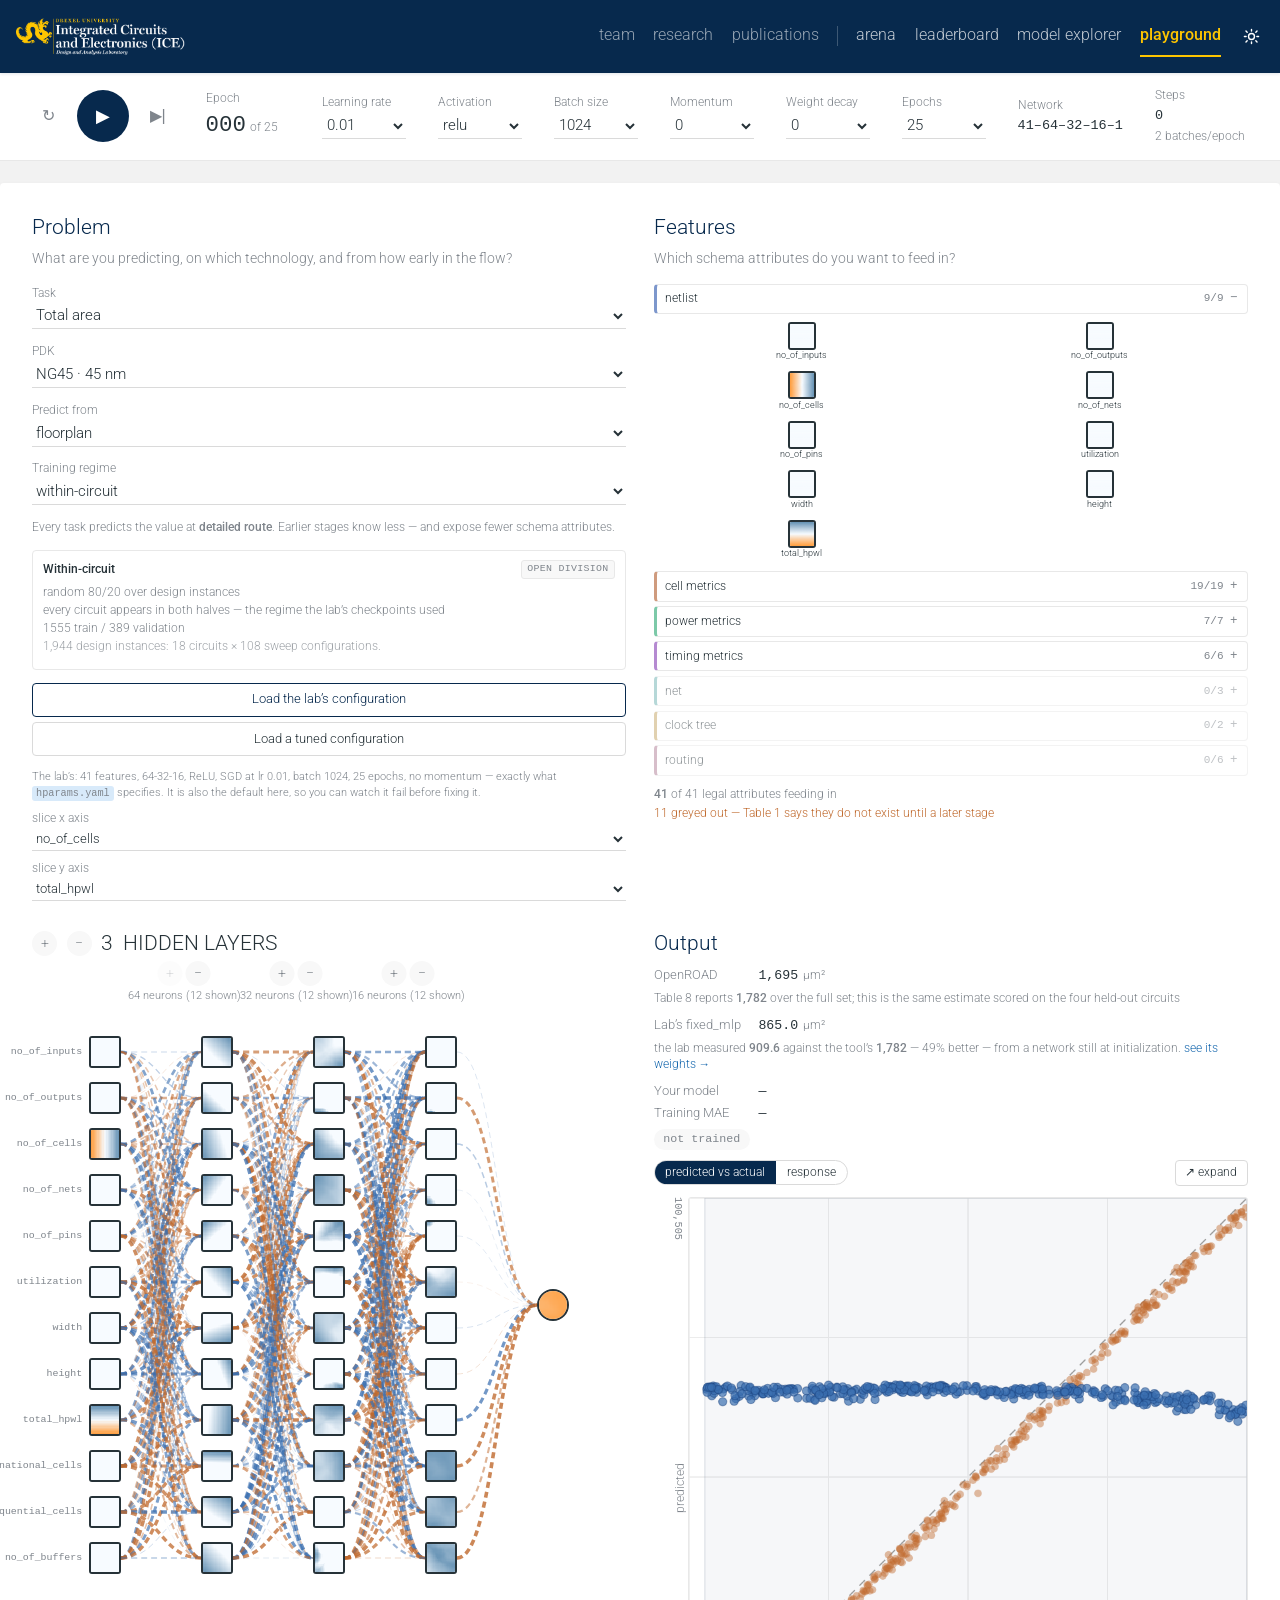
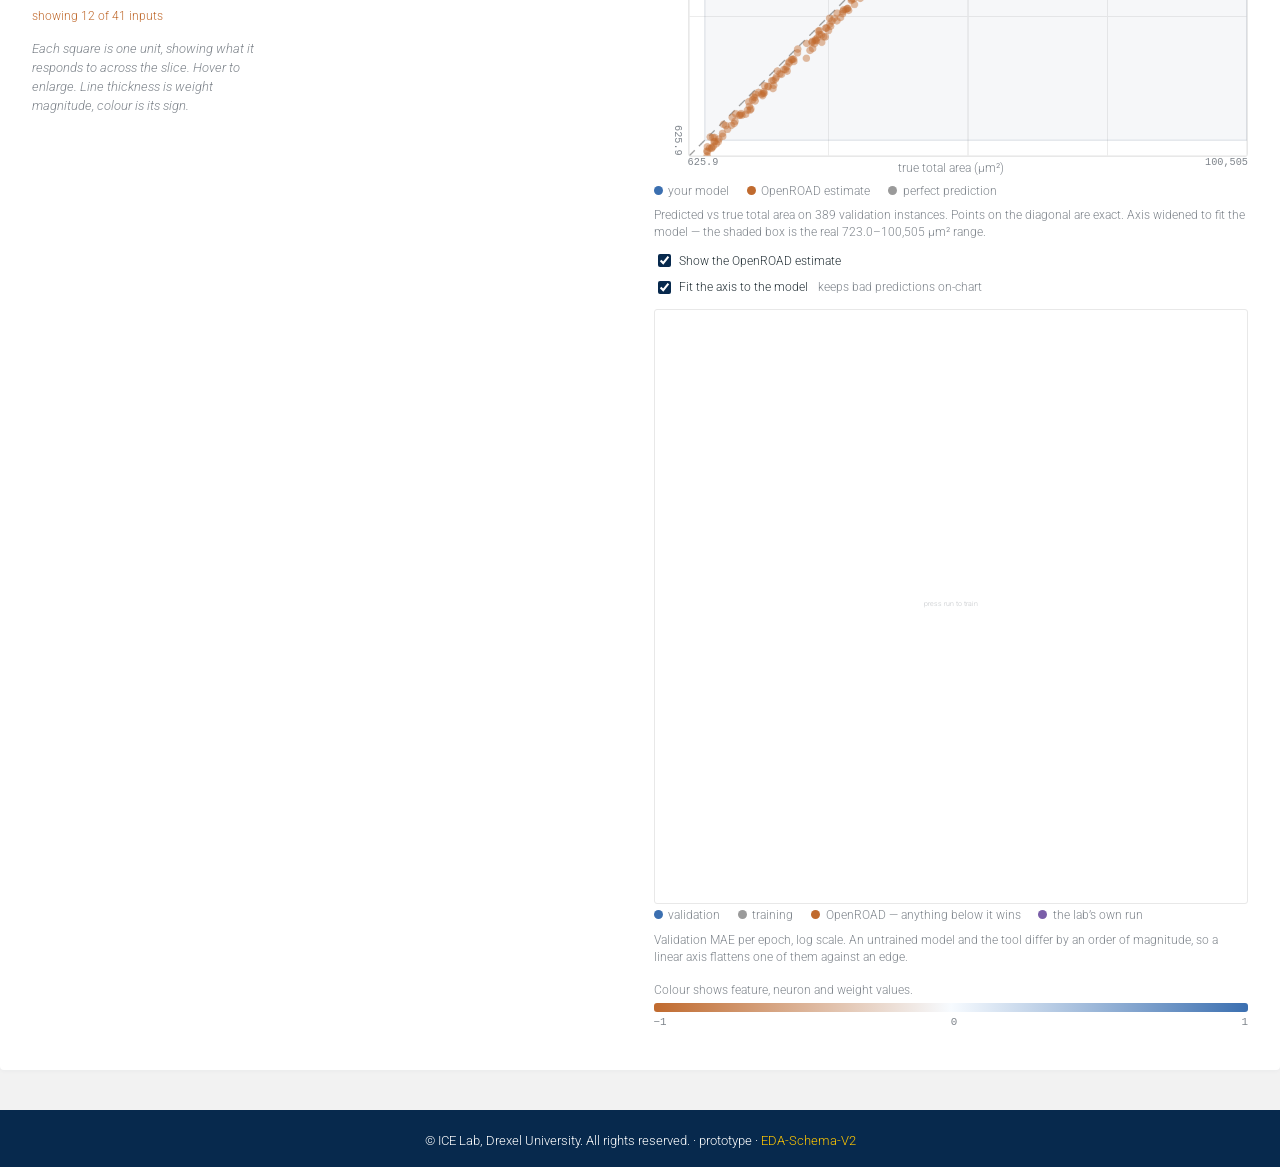
<file: playground.html>
<!DOCTYPE html>
<html lang="en" data-theme="light">
<head>
<meta charset="utf-8">
<meta name="viewport" content="width=device-width,initial-scale=1">
<meta name="robots" content="noindex">
<meta property="og:title" content="EDA Playground — Drexel ICE Lab">
<meta property="og:description" content="Pick a prediction task, choose which schema attributes feed in, shape the network, and see if you can beat the OpenROAD estimate.">
<link rel="icon" href="data:image/svg+xml,<svg xmlns='http://www.w3.org/2000/svg' viewBox='0 0 32 32'><rect width='32' height='32' rx='6' fill='%2307294D'/></svg>">
<link rel="preconnect" href="https://fonts.googleapis.com">
<link rel="preconnect" href="https://fonts.gstatic.com" crossorigin>
<link rel="stylesheet" href="https://fonts.googleapis.com/css?family=Roboto:300,400,500,700|Roboto+Slab:100,300,400,500,700|Material+Icons&display=swap">
<link rel="stylesheet" href="theme.css">
<script src="theme.js"></script>
<title>EDA Playground | Drexel ICE Lab</title>
<style>
/* ===================================================================
   Branding, design tokens, base type and the header all live in
   theme.css, which mirrors the lab site's own SCSS. Only this page's
   component styles are below.
   =================================================================== */

/* al-folio lowercases page titles and nav labels. */
.page-title, .nav-link { text-transform: lowercase; }

code, pre, .mono { font-family: var(--global-font-mono); font-size: .9em; }
code  { background: var(--global-code-bg-color); padding: .12em .4em;
        border-radius:var(--r-xs); }
pre   { background: var(--global-code-bg-color); padding: 1rem;
        border-radius: var(--global-radius); overflow-x: auto; }

.num { font-variant-numeric: tabular-nums; }

/* --- Layout -------------------------------------------------------------- */

/* al-folio sets max_width: 930px in _config.yml. Prose keeps that; the data grid
   needs more room, so .container--wide is the one documented deviation. */
.container { max-width: 930px; margin: 0 auto; padding: 2rem 1.5rem 4rem; }
.container--wide { max-width: 1440px; }

.page-header { margin-bottom: 1.75rem; }
.page-header h1 { margin-bottom: .25rem; }
.page-header .lead {
  font-size: 1.05rem; color: var(--global-text-color-light); margin: 0;
}

/* --- Tables ---------------------------------------------------------------
   al-folio uses Bootstrap-ish tables: light header rule, row dividers,
   no vertical borders, subtle row hover.                                     */

.table { width: 100%; border-collapse: collapse; }
.table th {
  font-family: var(--global-font-sans);
  font-size: .9rem; font-weight: 500;
  color: var(--global-text-color-light);
  text-align: left; padding: .6rem .7rem;
  border-bottom: 2px solid var(--global-divider-strong);
}
.table td {
  padding: .7rem; border-bottom: 1px solid var(--global-divider-color);
}
.table tbody tr:hover td { background: var(--global-card-bg-color); }
.table .r { text-align: right; }
.table .c { text-align: center; }

/* --- Cards and pills ----------------------------------------------------- */

.card {
  background: var(--global-card-bg-color);
  border: 1px solid var(--global-divider-color);
  border-radius: var(--global-radius);
  padding: 1rem 1.2rem;
}

.pill {
  font: inherit; font-size: .92rem;
  padding: .4rem .9rem;
  border: 1px solid transparent; border-radius:var(--r-pill);
  background: none; color: var(--global-text-color);
  cursor: pointer; transition: background .15s ease;
}
.pill:hover { background: var(--global-card-bg-color); }
.pill[aria-pressed="true"] {
  background: var(--global-theme-color);
  color: #fff; border-color: var(--global-theme-color);
}

.badge {
  font-size: .78rem; padding: .15rem .6rem; border-radius:var(--r-pill);
  background: var(--global-card-bg-color);
  border: 1px solid var(--global-divider-color);
  color: var(--global-text-color-light);
}
.badge--verified { background: var(--lb-win-bg); color: var(--lb-win-fg);
                   border-color: transparent; }
.badge--flagged  { color: var(--lb-warn); border-color: var(--lb-warn); }

/* --- Leaderboard cells --------------------------------------------------- */

.cell {
  border-radius: var(--global-radius);
  padding: .6rem .5rem; margin: .25rem;
  text-align: center; cursor: pointer;
  border: 1px solid transparent;
  transition: box-shadow .12s ease;
}
.cell:hover { box-shadow: 0 0 0 2px rgba(7, 41, 77, .28); }
.cell .who { font-size: .85rem; line-height: 1.3; }
.cell .val { font-size: 1rem; font-weight: 500; margin-top: 1px; }

.cell--win   { background: var(--lb-win-bg);   color: var(--lb-win-fg); }
.cell--lose  { background: var(--lb-lose-bg);  color: var(--lb-lose-fg); }
.cell--sat   { background: var(--lb-sat-bg);   color: var(--lb-sat-fg); }
.cell--undef { background: var(--lb-undef-bg); color: var(--lb-undef-fg); }
.cell--none  { background: var(--lb-none-bg);  color: var(--lb-none-fg);
               cursor: default; }
.cell--none:hover { box-shadow: none; }

.row--void {
  background: var(--global-card-bg-color);
  color: var(--global-text-color-light);
  text-align: center; font-size: .9rem; padding: .9rem;
}

/* --- Focus and motion ---------------------------------------------------- */

:focus-visible {
  outline: 2px solid var(--global-accent-color);
  outline-offset: 2px;
}
@media (prefers-reduced-motion: reduce) {
  * { transition: none !important; animation: none !important; }
}

/* --- Footer ---------------------------------------------------------------
   al-folio's footer is a full-width bar with centered muted text. Ours is
   navy with gold links, which is where the brand pair actually works.        */

.footer {
  background: var(--global-footer-bg-color);
  color: var(--global-footer-text-color);
  text-align: center; padding: 1.5rem; font-size: .85rem;
}
.footer a { color: var(--global-footer-link-color); }

/* --- Responsive ---------------------------------------------------------- */

@media (max-width: 900px) {
  .matrix-scroll { overflow-x: auto; -webkit-overflow-scrolling: touch; }
  .matrix-scroll .table th:first-child,
  .matrix-scroll .table td:first-child {
    position: sticky; left: 0; background: var(--global-bg-color);
    z-index: 2;
  }
  .navbar nav { gap: .9rem; font-size: .9rem; }
}

*{box-sizing:border-box}
body{margin:0;background:var(--global-page-bg-color);color:var(--global-text-color);
  font-family:var(--global-font-sans);font-size:15px;line-height:1.5}
.mono{font-family:var(--global-font-mono);font-variant-numeric:tabular-nums}


/* toolbar */
.toolbar{background:var(--global-bg-color);border-bottom:1px solid var(--global-divider-color);
  padding:.9rem 2rem;display:flex;align-items:center;gap:2rem;flex-wrap:wrap}
.runbtns{display:flex;align-items:center;gap:.8rem}
.rb{width:52px;height:52px;border-radius:50%;border:none;cursor:pointer;
  background:var(--global-theme-color);color:#fff;font-size:1.15rem;
  display:flex;align-items:center;justify-content:center;transition:opacity .15s}
.rb:hover{opacity:.85}
.rb.sm{width:32px;height:32px;background:none;color:var(--global-text-color-light);font-size:1rem}
.rb.sm:hover{color:var(--global-theme-color);opacity:1}
.tb{display:flex;flex-direction:column;gap:.1rem;min-width:84px}
.tb label{font-size:.76rem;color:var(--global-text-color-light)}
.tb select{font:inherit;font-size:.95rem;padding:.14rem .1rem;border:none;
  border-bottom:1px solid var(--global-divider-strong);background:none;
  color:var(--global-text-color);border-radius:0}
.tb select:focus{outline:none;border-bottom-color:var(--global-theme-color)}
.epoch{font-size:1.4rem;font-weight:300;font-variant-numeric:tabular-nums}
.epochsub{font-size:.72rem;color:var(--global-text-color-light)}

.wrap{max-width:1600px;margin:1.4rem auto 2.5rem;padding:1.8rem 2rem 2.5rem;
  background:var(--global-surface-bg);border-radius:var(--global-surface-radius);
  box-shadow:var(--global-surface-shadow)}
.cols{display:grid;grid-template-columns:196px 208px 1fr 470px;gap:1.7rem;align-items:start}
@media(max-width:1420px){.cols{grid-template-columns:1fr 1fr}}
@media(max-width:760px){.cols{grid-template-columns:1fr}}
.colh{font-size:1.3rem;font-weight:300;margin:0 0 .4rem}
.colq{font-size:.85rem;color:var(--global-text-color-light);margin:0 0 .9rem;line-height:1.45}

/* problem column */
.psel{margin-bottom:.8rem}
.psel label{font-size:.76rem;color:var(--global-text-color-light);display:block;margin-bottom:.05rem}
.psel select{width:100%;font:inherit;font-size:.92rem;padding:.18rem 0;border:none;
  border-bottom:1px solid var(--global-divider-strong);background:none;
  color:var(--global-text-color);border-radius:0}
.psel select:focus{outline:none;border-bottom-color:var(--global-theme-color)}
.splitbox{background:var(--global-bg-color);border:1px solid var(--global-divider-color);
  border-radius:var(--r-sm);padding:.55rem .65rem;margin:.9rem 0 .8rem;font-size:.76rem;
  color:var(--global-text-color-light);line-height:1.5}
.splitbox b{color:var(--global-text-color);font-weight:500}
.cfgbtn{width:100%;font:inherit;font-size:.79rem;padding:.4rem;border-radius:var(--r-sm);cursor:pointer;
  border:1px solid var(--global-divider-strong);background:var(--global-bg-color);
  color:var(--global-text-color);margin-bottom:.35rem}
.cfgbtn:hover{border-color:var(--global-theme-color);color:var(--global-theme-color)}
.cfgbtn.key{border-color:var(--global-theme-color);color:var(--global-theme-color)}
.cfgbtn.key:hover{background:var(--global-theme-color);color:#fff}
.prov{font-size:.71rem;color:var(--global-text-color-light);line-height:1.45;margin:.4rem 0 0}
.axr{margin-top:.55rem}
.axr label{font-size:.72rem;color:var(--global-text-color-light);display:block}
.axr select{width:100%;font:inherit;font-size:.8rem;padding:.16rem 0;border:none;
  border-bottom:1px solid var(--global-divider-strong);background:none;
  color:var(--global-text-color)}

/* features */
.fam{margin-bottom:.28rem}
.famh{width:100%;display:flex;align-items:center;gap:.4rem;font:inherit;font-size:.78rem;
  padding:.3rem .5rem;border-radius:var(--r-sm);cursor:pointer;background:var(--global-bg-color);
  border:1px solid var(--global-divider-color);border-left:3px solid;
  color:var(--global-text-color);text-align:left}
.famh.allgated{opacity:.5}
.famn{flex:1}
.famc{font-family:var(--global-font-mono);font-size:.69rem;color:var(--global-text-color-light)}
.famx{font-family:var(--global-font-mono);color:var(--global-text-color-light);width:9px}
.famg{display:grid;grid-template-columns:1fr 1fr;gap:.22rem;padding:.3rem .05rem}
.ft{position:relative;display:flex;flex-direction:column;align-items:center;gap:.08rem;
  font:inherit;font-size:.56rem;padding:.15rem;border-radius:var(--r-sm);cursor:pointer;background:none;
  border:1px solid transparent;color:var(--global-text-color-light);line-height:1.1;
  text-align:center;word-break:break-word;opacity:.5}
.ft:hover{background:var(--global-bg-color);opacity:.82}
.ft.on{opacity:1;color:var(--global-text-color)}
.ftc{border-radius:var(--r-xs);border:1px solid var(--global-divider-color);display:block}
.ft.on .ftc{border:2px solid var(--global-text-color)}
.ft.gated{opacity:.22;cursor:not-allowed}
.ft.gated:hover{background:none;opacity:.22}
.gt{position:absolute;top:0;right:1px;font-style:normal;font-size:.48rem;
  font-family:var(--global-font-mono);background:var(--neg);color:#fff;
  border-radius:var(--r-xs);padding:0 2px}
.famnote{font-size:.68rem;color:var(--global-text-color-light);font-style:italic;
  margin:.1rem 0 .3rem .2rem}
.featcount{font-size:.76rem;color:var(--global-text-color-light);margin-top:.6rem;line-height:1.5}
.gatenote{color:var(--neg)}
.okgate{color:var(--global-text-color-light);font-style:italic}

/* network */
.lhead{display:flex;align-items:center;gap:.6rem;margin-bottom:.15rem}
.lhead .n{font-size:1.3rem;font-weight:300}
.lhead .t{font-size:1.3rem;font-weight:300}
.pm{width:25px;height:25px;border-radius:50%;font:inherit;font-size:.85rem;cursor:pointer;
  border:none;background:var(--global-card-bg-color);color:var(--global-text-color-light);
  line-height:1;padding:0;display:inline-flex;align-items:center;justify-content:center}
.pm:hover:not(:disabled){background:var(--global-theme-color);color:#fff}
.pm:disabled{opacity:.3;cursor:default}
#layerctl{position:relative;height:42px;margin-bottom:.1rem}
.lcw{position:absolute;transform:translateX(-50%);text-align:center}
.lcb{display:flex;gap:.22rem;justify-content:center}
.lcn{font-size:.7rem;color:var(--global-text-color-light);margin-top:.12rem;white-space:nowrap}
#netbox{position:relative;margin:0 auto}
#edges{position:absolute;left:0;top:0;pointer-events:none}
#netbox.running .lk{animation:flow .9s linear infinite}
@keyframes flow{to{stroke-dashoffset:-20}}
.nd{position:absolute;border:2px solid var(--global-text-color);border-radius:var(--r-xs);
  image-rendering:pixelated;cursor:pointer;transition:transform .14s;z-index:2}
.nd:hover{transform:scale(1.8);z-index:9;box-shadow:0 3px 14px rgba(0,0,0,.22)}
.nd.out{border-radius:50%}
.ndl{position:absolute;transform:translateX(-100%);font-size:.62rem;
  color:var(--global-text-color-light);white-space:nowrap;z-index:2;
  font-family:var(--global-font-mono)}
.netnote{font-size:.79rem;color:var(--global-text-color-light);font-style:italic;
  max-width:34ch;margin:.9rem 0 0}
.innote{font-size:.72rem;color:var(--neg);margin-top:.2rem}

/* output */
.lossrow{font-size:.92rem;margin-bottom:.05rem;display:flex;align-items:baseline;gap:.3rem}
.lossrow .lbl{color:var(--global-text-color-light);font-size:.82rem;min-width:100px}
.lossrow b{font-variant-numeric:tabular-nums;font-weight:500}
.lossrow .u{font-size:.72rem;color:var(--global-text-color-light)}
.basenote{font-size:.72rem;color:var(--global-text-color-light);line-height:1.45;
  margin:.25rem 0 .5rem}
.plotwrap{position:relative;margin-top:.7rem;padding:0 0 22px 34px}
#out{width:100%;height:auto;aspect-ratio:1;border:1px solid var(--global-divider-color);
  border-radius:var(--r-xs);cursor:crosshair;display:block}
.axlbl{position:absolute;font-size:.72rem;color:var(--global-text-color-light);
  font-family:var(--global-font-sans)}
.axlbl.x{bottom:2px;left:50%;transform:translateX(-50%)}
.axlbl.y{left:2px;top:50%;transform:translateY(-50%) rotate(-90deg);transform-origin:center}
.axtick{position:absolute;font-size:.64rem;font-family:var(--global-font-mono);
  color:var(--global-text-color-light)}
.axtick.x0{bottom:9px;left:34px}
.axtick.x1{bottom:9px;right:0}
.axtick.y0{left:16px;bottom:24px;writing-mode:vertical-rl}
.axtick.y1{left:16px;top:0;writing-mode:vertical-rl}
.plotleg{display:flex;gap:1.1rem;flex-wrap:wrap;font-size:.76rem;
  color:var(--global-text-color-light);margin-top:.15rem}
.plotleg i{width:9px;height:9px;border-radius:var(--r-pill);display:inline-block;margin-right:.35rem}
.outtog{display:inline-flex;border:1px solid var(--global-divider-strong);border-radius:var(--r-pill);
  overflow:hidden;margin-top:.6rem}
.outtog button{font:inherit;font-size:.73rem;padding:.18rem .68rem;background:none;border:none;
  cursor:pointer;color:var(--global-text-color)}
.outtog button[aria-pressed="true"]{background:var(--global-theme-color);color:#fff}
.outcap{font-size:.75rem;color:var(--global-text-color-light);margin:.45rem 0 .6rem;line-height:1.45}
.vd{display:inline-block;font-size:.73rem;padding:.1rem .6rem;border-radius:var(--r-pill);
  font-family:var(--global-font-mono);margin-top:.3rem}
.vd.idle{background:var(--global-card-bg-color);color:var(--global-text-color-light)}
.vd.win{background:var(--lb-win-bg);color:var(--lb-win-fg)}
.vd.lose{background:var(--lb-lose-bg);color:var(--lb-lose-fg)}
.cbx{font-size:.78rem;display:flex;align-items:center;gap:.35rem;margin-top:.45rem}
.cbx input{accent-color:var(--global-theme-color)}
.scale{margin-top:.9rem;font-size:.78rem;color:var(--global-text-color-light);line-height:1.4}
.scalebar{height:9px;border-radius:var(--r-xs);margin:.3rem 0 .15rem;
  background:linear-gradient(to right,#c06a2e,#f7fbff,#3b6fb0)}
.scalen{display:flex;justify-content:space-between;font-size:.68rem;
  font-family:var(--global-font-mono)}
text.cl{font-size:10px;fill:var(--global-text-color-light);font-family:var(--global-font-sans)}

#tip{position:fixed;z-index:200;pointer-events:none;opacity:0;transition:opacity .1s;
  background:var(--global-text-color);color:var(--global-bg-color);font-size:.74rem;
  line-height:1.5;padding:.45rem .6rem;border-radius:var(--r-sm);max-width:210px;
  box-shadow:0 3px 12px rgba(0,0,0,.2)}
#tip.on{opacity:1}
#tip .dim{opacity:.7}

.foot{text-align:center;padding:1.3rem;font-size:.8rem;
  background:var(--global-footer-bg-color);color:#fff;margin-top:2.5rem}
.foot a{color:var(--global-footer-link-color)}
@media(prefers-reduced-motion:reduce){.nd:hover{transform:none}
  #netbox.running .lk{animation:none}}
.splithd{display:flex;align-items:center;gap:.4rem;margin-bottom:.25rem}
.splithd b{color:var(--global-text-color);flex:1}
.divtag{font-size:.62rem;font-family:var(--global-font-mono);padding:.05rem .35rem;
  border-radius:var(--r-xs);text-transform:uppercase;letter-spacing:.03em}
.divtag.closed{background:var(--lb-win-bg);color:var(--lb-win-fg)}
.divtag.open{background:var(--global-card-bg-color);color:var(--global-text-color-light);
  border:1px solid var(--global-divider-color)}
.splitbox .dim{opacity:.75}
.splithard{display:block;color:var(--neg);margin-top:.3rem;font-size:.72rem;line-height:1.4}

/* ---- output: bigger plot, expandable ---- */
.outbar{display:flex;align-items:center;gap:.6rem;margin-top:.6rem}
.outbar .outtog{margin-top:0}
.expandb{margin-left:auto;font:inherit;font-size:.74rem;padding:.2rem .6rem;border-radius:var(--r-sm);
  cursor:pointer;border:1px solid var(--global-divider-strong);background:var(--global-bg-color);
  color:var(--global-text-color)}
.expandb:hover{border-color:var(--global-theme-color);color:var(--global-theme-color)}
.offnote{font-size:.75rem;color:var(--neg);margin:.45rem 0 0;line-height:1.4}
.cbxhint{color:var(--global-text-color-light);font-size:.72rem;margin-left:.25rem}

/* expanded: the plot takes the screen */
body.plotbig{overflow:hidden}
body.plotbig .cols>div:nth-child(4){
  position:fixed;inset:2.5vh 2.5vw;z-index:300;background:var(--global-bg-color);
  border:1px solid var(--global-divider-strong);border-radius:var(--r-lg);
  padding:1.2rem 1.5rem;overflow-y:auto;
  box-shadow:0 12px 60px rgba(0,0,0,.28);
  display:grid;grid-template-columns:1fr 300px;gap:1.6rem;align-content:start}
body.plotbig .cols>div:nth-child(4)>h2{grid-column:1/-1}
body.plotbig .plotwrap{grid-row:span 8;padding:0 0 26px 40px;align-self:start}
body.plotbig #out{max-height:82vh;width:auto;margin:0 auto}
body.plotbig::after{content:"";position:fixed;inset:0;z-index:299;
  background:rgba(0,0,0,.35);backdrop-filter:blur(2px)}
html[data-theme="dark"] body.plotbig::after{background:rgba(0,0,0,.55)}

/* the two plots are the same size */
.plotwrap--loss{padding:0;margin-top:.8rem}
.plotwrap--loss #loss{width:100%;height:auto;aspect-ratio:1;display:block;
  border:1px solid var(--global-divider-color);border-radius:var(--r-xs);
  background:var(--global-bg-color)}
body.plotbig .plotwrap--loss{grid-column:1;grid-row:auto}
body.plotbig .plotwrap--loss #loss{max-height:82vh;width:auto;margin:0 auto}

</style>
</head>
<body>


<header class="icelab-navbar">
  <div class="navbar-inner">
    <a class="navbar-brand" href="https://drexel-ice.github.io/">
      <img src="assets/img/icelab_logo.png" class="icelab-logo-img" alt="Integrated Circuits and Electronics (ICE) Design and Analysis Laboratory — Drexel University" loading="eager">
    </a>
    <nav>
      <a class="offsite" href="https://drexel-ice.github.io/team/">team</a>
      <a class="offsite" href="https://drexel-ice.github.io/research/">research</a>
      <a class="offsite" href="https://drexel-ice.github.io/publications/">publications</a>
      <span class="navsep"></span>
      <a href="arena.html" data-ctxlink="arena.html">arena</a>
      <a href="index.html" data-ctxlink="index.html">leaderboard</a>
      <a href="explorer.html" data-ctxlink="explorer.html">model explorer</a>
      <a href="playground.html" aria-current="page">playground</a>
      <button class="themebtn" id="themebtn" title="Change theme" aria-label="Change theme"><svg class="i-light" viewBox="0 0 24 24" fill="none" stroke="currentColor" stroke-width="2" stroke-linecap="round" aria-hidden="true"><circle cx="12" cy="12" r="4.2"/><path d="M12 2v2.4M12 19.6V22M4.2 4.2l1.7 1.7M18.1 18.1l1.7 1.7M2 12h2.4M19.6 12H22M4.2 19.8l1.7-1.7M18.1 5.9l1.7-1.7"/></svg><svg class="i-dark" viewBox="0 0 24 24" fill="currentColor" aria-hidden="true"><path d="M21 13.3A9 9 0 1 1 10.7 3a7.2 7.2 0 0 0 10.3 10.3z"/></svg></button>
    </nav>
  </div>
</header>



<div class="toolbar">
  <div class="runbtns">
    <button class="rb sm" id="resetb" title="reset">&#8635;</button>
    <button class="rb" id="play" title="run">&#9654;</button>
    <button class="rb sm" id="stepb" title="one epoch">&#9654;&#124;</button>
  </div>
  <div class="tb"><label>Epoch</label>
    <div><span class="epoch mono" id="epoch">000</span>
    <span class="epochsub">of <span id="epochcap">25</span></span></div></div>
  <div class="tb"><label>Learning rate</label>
    <select id="lr"><option>0.003</option><option selected>0.01</option><option>0.03</option>
      <option>0.1</option><option>0.3</option></select></div>
  <div class="tb"><label>Activation</label>
    <select id="actsel"><option>tanh</option><option selected>relu</option>
      <option>sigmoid</option><option>linear</option></select></div>
  <div class="tb"><label>Batch size</label>
    <select id="bsz"><option>32</option><option>64</option><option>256</option>
      <option selected>1024</option></select></div>
  <div class="tb"><label>Momentum</label>
    <select id="mom"><option selected>0</option><option>0.5</option><option>0.9</option></select></div>
  <div class="tb"><label>Weight decay</label>
    <select id="wd"><option selected>0</option><option>0.0001</option><option>0.001</option></select></div>
  <div class="tb"><label>Epochs</label>
    <select id="epcap"><option selected>25</option><option>50</option><option>100</option>
      <option>150</option><option>300</option></select></div>
  <div class="tb"><label>Network</label><span class="mono" id="shape">&mdash;</span></div>
  <div class="tb"><label>Steps</label><span class="mono" id="steps">0</span>
    <span class="epochsub"><span id="batches">0</span> batches/epoch</span></div>
</div>

<div class="wrap">
<div class="cols">

  <!-- PROBLEM -->
  <div>
    <h2 class="colh">Problem</h2>
    <p class="colq">What are you predicting, on which technology, and from how early in the flow?</p>
    <div class="psel"><label>Task</label><select id="tasksel"></select></div>
    <div class="psel"><label>PDK</label><select id="pdksel"></select></div>
    <div class="psel"><label>Predict from</label><select id="stagesel"></select></div>
    <div class="psel"><label>Training regime</label><select id="regsel"></select></div>
    <p class="colq" style="font-size:.78rem;margin-bottom:.4rem">
      Every task predicts the value at <b>detailed route</b>. Earlier stages know less
      &mdash; and expose fewer schema attributes.</p>

    <div class="splitbox">
      <div class="splithd"><b id="splitname"></b><span class="divtag" id="splitdiv"></span></div>
      <span id="splitwhat"></span><br>
      <span id="splitn"></span><br>
      <span class="dim">1,944 design instances: 18 circuits &times; 108 sweep configurations.</span>
      <span class="splithard" id="splithard"></span>
    </div>

    <button class="cfgbtn key" id="labcfg">Load the lab&rsquo;s configuration</button>
    <button class="cfgbtn" id="tunedcfg">Load a tuned configuration</button>
    <p class="prov">The lab&rsquo;s: 41 features, 64-32-16, ReLU, SGD at lr&nbsp;0.01,
      batch&nbsp;1024, 25&nbsp;epochs, no momentum &mdash; exactly what
      <code>hparams.yaml</code> specifies. It is also the default here, so you can watch it
      fail before fixing it.</p>

    <div class="axr"><label>slice x axis</label><select id="axsel"></select></div>
    <div class="axr"><label>slice y axis</label><select id="aysel"></select></div>
  </div>

  <!-- FEATURES -->
  <div>
    <h2 class="colh">Features</h2>
    <p class="colq">Which schema attributes do you want to feed in?</p>
    <div id="features"></div>
    <p class="featcount" id="featcount"></p>
  </div>

  <!-- NETWORK -->
  <div>
    <div class="lhead">
      <button class="pm" id="addl">+</button>
      <button class="pm" id="dell">&minus;</button>
      <span class="n" id="layercount">3</span>
      <span class="t">HIDDEN LAYERS</span>
    </div>
    <div id="layerctl"></div>
    <div id="netbox"><svg id="edges"></svg></div>
    <p class="innote" id="innote"></p>
    <p class="netnote">Each square is one unit, showing what it responds to across the slice.
      Hover to enlarge. Line thickness is weight magnitude, colour is its sign.</p>
  </div>

  <!-- OUTPUT -->
  <div>
    <h2 class="colh">Output</h2>
    <div class="lossrow"><span class="lbl">OpenROAD</span>
      <b class="mono" id="basev">&mdash;</b><span class="u" id="baseunit"></span></div>
    <div class="basenote" id="basenote"></div>
    <div class="lossrow" id="labrow"><span class="lbl">Lab&rsquo;s fixed_mlp</span>
      <b class="mono" id="labv">&mdash;</b><span class="u" id="labunit"></span></div>
    <div class="basenote" id="labnote"></div>
    <div class="lossrow"><span class="lbl">Your model</span>
      <b class="mono" id="yourv">&mdash;</b><span class="u" id="yourunit"></span></div>
    <div class="lossrow"><span class="lbl">Training MAE</span>
      <b class="mono" id="trainv">&mdash;</b></div>
    <div><span class="vd idle" id="verdict">not trained</span></div>

    <div class="outbar">
      <div class="outtog">
        <button data-out="scatter" aria-pressed="true">predicted vs actual</button>
        <button data-out="surface" aria-pressed="false">response</button>
      </div>
      <button class="expandb" id="expandb">&#8599; expand</button>
    </div>
    <div class="plotwrap">
      <canvas id="out" width="880" height="880"></canvas>
      <span class="axlbl x" id="axx">true value</span>
      <span class="axlbl y" id="axy">predicted</span>
      <span class="axtick x0" id="tx0"></span>
      <span class="axtick x1" id="tx1"></span>
      <span class="axtick y0" id="ty0"></span>
      <span class="axtick y1" id="ty1"></span>
    </div>
    <div class="plotleg" id="plotleg">
      <span><i style="background:#3b6fb0"></i>your model</span>
      <span><i style="background:#c06a2e"></i>OpenROAD estimate</span>
      <span><i style="background:#9a9a9a"></i>perfect prediction</span>
    </div>
    <p class="offnote" id="offnote"></p>
    <p class="outcap" id="outcap"></p>
    <label class="cbx"><input type="checkbox" id="showbase" checked> Show the OpenROAD estimate</label>
    <label class="cbx"><input type="checkbox" id="fitax" checked> Fit the axis to the model
      <span class="cbxhint">keeps bad predictions on-chart</span></label>

    <div class="plotwrap plotwrap--loss">
      <svg viewBox="0 0 880 880" id="loss"></svg>
    </div>
    <div class="plotleg">
      <span><i style="background:#3b6fb0"></i>validation</span>
      <span><i style="background:#9a9a9a"></i>training</span>
      <span><i style="background:#c06a2e"></i>OpenROAD &mdash; anything below it wins</span>
      <span><i style="background:#7a5ea8"></i>the lab&rsquo;s own run</span>
    </div>
    <p class="outcap">Validation MAE per epoch, log scale. An untrained model and the tool
      differ by an order of magnitude, so a linear axis flattens one of them against an edge.</p>

    <div class="scale">
      Colour shows feature, neuron and weight values.
      <div class="scalebar"></div>
      <div class="scalen"><span>&minus;1</span><span>0</span><span>1</span></div>
    </div>
  </div>

</div>
</div>

<div id="tip"></div>

<div class="foot">&copy; ICE Lab, Drexel University. All rights reserved. &middot; prototype &middot;
  <a href="https://drexel-ice.github.io/eda-schema/">EDA-Schema-V2</a></div>

<script src="real-data.js"></script>
<script src="data/real.js"></script>
<script>
/* ===================================================================
   Published EDA-Schema-V2 data, transcribed from arXiv:2605.06952.
   Everything in this file is real. Nothing here is invented.
   =================================================================== */

/* Table 2 — IWLS'05 circuits, from pre-synthesis RTL */
const CIRCUITS=[
 ["ac97_ctrl",   84, 48, 2211],
 ["aes_core",   259,129,  562],
 ["des3_area",  240, 64,   64],
 ["ethernet",    96,115,10544],
 ["i2c",         19, 14,  129],
 ["jpeg",        20, 27, 4383],
 ["mem_ctrl",   115,152, 1083],
 ["pci",        162,207, 3220],
 ["sasc",        16, 12,  118],
 ["simple_spi",  16, 12,  131],
 ["spi",         47, 45,  229],
 ["ss_pcm",      19,  9,   87],
 ["systemcaes", 260,129,  670],
 ["systemcdes", 132, 65,  190],
 ["tv80",        14, 32,  361],
 ["usb_funct",  128,121, 1740],
 ["usb_phy",     15, 18,  108],
 ["wb_dma",     217,215,  521]];

/* Table 4 — barely-pass and barely-fail target clock period, ns, per circuit per PDK */
const BPBF={
 ng45:  [[0.6,0.5],[1.5,1.25],[2.5,2.25],[1.65,1.5],[0.65,0.55],[1.8,1.6],[1.75,1.25],
         [1,0.75],[0.6,0.5],[0.55,0.45],[1.5,1.25],[0.38,0.325],[1.75,1.5],[1.45,1.25],
         [2.25,1.9],[1,0.8],[0.45,0.35],[1.25,0.9]],
 asap7: [[0.375,0.35],[0.75,0.725],[1.225,1.2],[0.75,0.725],[0.375,0.35],[1.125,1.1],
         [0.875,0.85],[0.825,0.81],[0.4,0.375],[0.325,0.3],[0.775,0.75],[0.275,0.25],
         [0.85,0.825],[0.75,0.725],[1.2,1.175],[0.425,0.4],[0.3,0.275],[0.7,0.675]],
 sky130:[[2.5,2.25],[4.75,4.5],[7.75,7.5],[5.25,5],[2.75,2.5],[6,5.75],[6.25,6],
         [3.75,3.5],[2.25,2],[2.25,1.9],[4.75,4.5],[1.5,1.35],[5.75,5.5],[5,4.8],
         [8.25,8],[2.75,2.5],[1.75,1.5],[4.25,4]],
 ihp130:[[2.35,2.3],[4.25,4],[8.5,8.25],[5.5,5.25],[2.25,2],[9.5,9.25],[5.25,5],
         [3.5,3.25],[2,1.75],[1.75,1.5],[4.75,4.5],[1.4,1.2],[5.5,5.25],[4,3.75],
         [7.5,7.25],[3.25,3],[1.4,1.25],[4.5,4.25]]};

/* Table 5 — the parameter sweep. 4 x 3 x 3 x 3 = 108 configurations per circuit. */
const SWEEP={
 tcp:      ["0.8xBF","BF","BP","1.2xBP"],
 aspect:   [0.5,1.0,1.5],
 util:     {ng45:[0.3,0.4,0.5],sky130:[0.2,0.3,0.4],
            ihp130:[0.2,0.3,0.4],asap7:[0.3,0.4,0.5]},
 density:  [1.0,1.25,1.5]};

/* Table 6 — final-stage QoR ranges per PDK */
const QOR_RANGE={
 total_area:          {ng45:[723,100505],sky130:[3576,513155],
                       ihp130:[16056,5592904],asap7:[58,9333]},
 total_power:         {ng45:[2230,456000],sky130:[3690,700000],
                       ihp130:[3410,383000],asap7:[654,115000]},
 total_wirelength:    {ng45:[2326.59,900314.625],sky130:[5639.58,2137809.055],
                       ihp130:[10166.155,3621758.23],asap7:[751.681,591701.235]},
 worst_slack:         {ng45:[-0.3474,0.5806],sky130:[-4.792,0.5328],
                       ihp130:[-1.555,2.102],asap7:[-0.4188,0.2555]},
 total_negative_slack:{ng45:[-463.9339,0],sky130:[-3045.1636,0],
                       ihp130:[-1672.6881,0],asap7:[-434.9989,0]}};

/* Figs 12, 16, 18, 20 — mean Pearson correlation, design parameter vs QoR metric.
   Order: [target_clock_period, aspect_ratio, core_utilization, placement_density] */
const PEARSON={
 ng45:  {total_area:[-0.20,0.00,-0.06,0.04], total_power:[-0.85,0.00,-0.04,0.29],
         worst_slack:[0.66,0.00,0.02,-0.22], total_negative_slack:[0.46,0.00,0.01,-0.17],
         total_wirelength:[-0.04,0.02,-0.18,-0.07]},
 sky130:{total_area:[-0.15,0.01,-0.12,0.01], total_power:[-0.59,0.01,-0.11,0.17],
         worst_slack:[0.41,0.01,0.03,-0.14], total_negative_slack:[0.43,0.00,0.03,-0.14],
         total_wirelength:[-0.05,0.03,-0.25,-0.06]},
 ihp130:{total_area:[-0.00,0.00,-0.15,-0.00], total_power:[-0.79,0.00,-0.07,0.26],
         worst_slack:[0.55,-0.00,0.01,-0.19], total_negative_slack:[0.25,0.00,0.01,-0.09],
         total_wirelength:[-0.00,0.05,-0.27,-0.10]},
 asap7: {total_area:[-0.07,0.01,-0.06,-0.00], total_power:[-0.73,0.01,-0.06,0.23],
         worst_slack:[0.86,0.00,0.03,-0.27], total_negative_slack:[0.62,-0.01,0.03,-0.21],
         total_wirelength:[-0.02,0.05,-0.18,-0.09]}};

/* Table 8 — OpenROAD baseline MAE. null = not estimable, 0 = saturated. */
const BASE_MAE={
 total_area:{ng45:[1781.97,871.07,571.13,49.02,0],sky130:[18567.03,8385.61,7505.03,854.81,0],
   ihp130:[48738.62,35724.45,19487.21,2339.67,0],asap7:[225.06,73.79,47.23,1.98,0]},
 total_power:{ng45:[11875.86,5670.15,5043.04,280.22,0],sky130:[46947.57,19274.83,19382.95,2270.66,0],
   ihp130:[17699.64,16651.34,15644.47,123.65,0],asap7:[6071.61,2266.72,2177.82,55.15,0]},
 total_wirelength:{ng45:[null,30529.92,20115.77,13920.52,13698.67],
   sky130:[null,83777.43,61602.30,40751.29,38941.02],
   ihp130:[null,117233.52,57977.64,26046.32,25473.38],
   asap7:[null,6460.04,3479.88,2562.35,2491.87]},
 worst_slack:{ng45:[3.18,0.21,0.15,0.01,0],sky130:[11.28,1.15,1.62,0.09,0],
   ihp130:[8.83,0.27,0.31,0.04,0],asap7:[0.03,0.05,0.05,0.01,0]},
 total_negative_slack:{ng45:[1764.18,57.74,22.45,2.11,0],sky130:[17768.52,727.04,959.12,70.22,0],
   ihp130:[3755.75,0.57,1.05,0.04,0],asap7:[1.09,5.65,5.75,1.01,0]}};

/* PDK properties, Sec 4.1 and Table 3 */
const PDK_INFO={
 ng45:  {label:"NG45",  node:"45 nm", metals:10, util:0.40, railPitch:1.40},
 sky130:{label:"SKY130",node:"130 nm",metals: 5, util:0.30, railPitch:2.72},
 ihp130:{label:"IHP130",node:"130 nm",metals: 7, util:0.30, railPitch:3.78},
 asap7: {label:"ASAP7", node:"7 nm",  metals: 9, util:0.40, railPitch:0.27}};

/* hparams.yaml — the 41 configured features, in checkpoint insertion order,
   with the stage each becomes available per Table 1 (0=FP,1=GP,3=CTS,4=DR) */
const FEATS=[];
const add=(g,st,ns)=>ns.forEach(n=>FEATS.push({g,n,stage:st}));
add("netlist",0,["no_of_inputs","no_of_outputs","no_of_cells","no_of_nets","no_of_pins",
 "utilization","width","height","total_hpwl"]);
add("cell_metrics",0,["no_of_combinational_cells","no_of_sequential_cells","no_of_buffers",
 "no_of_inverters","no_of_fillers","no_of_tap_cells","no_of_diodes","no_of_macros",
 "no_of_total_cells","combinational_cell_area","sequential_cell_area","buffer_area",
 "inverter_area","filler_area","tap_cell_area","diode_area","macro_area","cell_area",
 "total_area"]);
add("power_metrics",0,["combinational_power","sequential_power","macro_power",
 "internal_power","switching_power","leakage_power","total_power"]);
add("timing_metrics",0,["total_negative_slack","worst_slack","worst_arrival_time",
 "worst_required_time","no_of_endpoints","no_of_violating_endpoints"]);
const N_LAB=FEATS.length;                 /* 41 — the lab's configured set */

/* Schema attributes NOT in the lab's config, gated to later stages by Table 1.
   These are what the stage gate actually bites on. */
add("net",1,["mean_hpwl","max_hpwl","pin_density"]);
add("clock_tree",3,["no_of_clock_buffers","no_of_clock_sinks"]);
add("routing",4,["total_wirelength","mean_net_length","net_resistance","net_capacitance",
 "rudy_net","rudy_pin"]);
const N_FEAT=FEATS.length;

/* The four design parameters, which are themselves inputs the flow was swept over */
const PARAMS=["target_clock_period","aspect_ratio","core_utilization","placement_density"];
const STAGES=["floorplan","global_place","detailed_place","cts","global_route"];
const SL=["floorplan","global place","detailed place","cts","global route"];
const PDKS=["ng45","sky130","ihp130","asap7"];
const STAGE_TAG=["FP","GP","DP","CTS","DR"];
const GCOL={netlist:"var(--ent-netlist)",cell_metrics:"var(--ent-cell)",power_metrics:"var(--ent-power)",timing_metrics:"var(--ent-timing)",net:"var(--ent-net)",clock_tree:"var(--ent-clock)",routing:"var(--ent-routing)"};

/* ===================================================================
   Design-instance generator.

   Every row is a REAL design point: a named IWLS'05 circuit at a real
   barely-pass/barely-fail-derived clock period, with an aspect ratio,
   core utilization and placement density taken from the Table 5 sweep.
   18 circuits x 108 configurations = 1,944 instances per PDK.

   Feature VALUES are modelled, not measured — they live in the Parquet
   we do not have. They are constructed so that:
     - circuit size follows the real register and I/O counts (Table 2)
     - parameter-to-QoR Pearson correlations match Figs 12/16/18/20
     - final QoR spans the real Table 6 range
     - the OpenROAD estimate reproduces the real Table 8 MAE
   Swap in tools/extract_features.py output and this file is deleted.
   =================================================================== */

function rng32(a){return function(){a|=0;a=a+0x6D2B79F5|0;
  let t=Math.imul(a^a>>>15,1|a);t=t+Math.imul(t^t>>>7,61|t)^t;
  return((t^t>>>14)>>>0)/4294967296;};}
function gauss(r){let u=0,v=0;while(!u)u=r();while(!v)v=r();
  return Math.sqrt(-2*Math.log(u))*Math.cos(2*Math.PI*v);}
function hash(s){let x=2166136261;for(let i=0;i<s.length;i++){x^=s.charCodeAt(i);
  x=Math.imul(x,16777619);}return x>>>0;}

/* enumerate the real design space for one PDK */
function designPoints(pdk){
  const pts=[];
  CIRCUITS.forEach(([name,nIn,nOut,nReg],ci)=>{
    const[BP,BF]=BPBF[pdk][ci];
    const tcps=[0.8*BF,BF,BP,1.2*BP];
    tcps.forEach((tcp,ti)=>SWEEP.aspect.forEach(ar=>
      SWEEP.util[pdk].forEach(u=>SWEEP.density.forEach(dn=>{
        pts.push({circuit:name,ci,nIn,nOut,nReg,tcp,tcpLabel:SWEEP.tcp[ti],
                  aspect:ar,util:u,density:dn,BP,BF});
      }))));
  });
  return pts;   /* 1,944 */
}

/* z-score a column in place, returning mean and sd */
function zs(col){
  const n=col.length;let m=0;for(const v of col)m+=v;m/=n;
  let s=0;for(const v of col)s+=(v-m)**2;s=Math.sqrt(s/n)||1;
  for(let i=0;i<n;i++)col[i]=(col[i]-m)/s;
  return[m,s];
}
function pearson(a,b){
  const n=a.length;let ma=0,mb=0;
  for(let i=0;i<n;i++){ma+=a[i];mb+=b[i];}ma/=n;mb/=n;
  let num=0,da=0,db=0;
  for(let i=0;i<n;i++){const x=a[i]-ma,y=b[i]-mb;num+=x*y;da+=x*x;db+=y*y;}
  return num/Math.sqrt(da*db||1);
}

function buildDataset(task,pdk,stage,seed,regime){
  regime=regime||"within_circuit";
  const P=designPoints(pdk),N=P.length,r=rng32(seed^hash(task+pdk+stage));
  const X=new Float32Array(N*N_FEAT),y=new Float32Array(N),base=new Float32Array(N);

  /* the four swept design parameters, z-scored — these drive everything */
  const pTcp=new Float64Array(N),pAr=new Float64Array(N),
        pUt=new Float64Array(N),pDn=new Float64Array(N);
  P.forEach((d,i)=>{pTcp[i]=d.tcp/d.BP;pAr[i]=d.aspect;pUt[i]=d.util;pDn[i]=d.density;});
  [pTcp,pAr,pUt,pDn].forEach(zs);

  /* circuit scale, from the real Table 2 register and I/O counts */
  const scale=new Float64Array(N);
  P.forEach((d,i)=>{scale[i]=Math.log(d.nReg+d.nIn+d.nOut);});
  const[sm,ss]=zs(scale);

  /* --- features --- */
  for(let i=0;i<N;i++){
    const d=P[i];
    for(let j=0;j<N_FEAT;j++){
      const f=FEATS[j];let v;
      /* structural counts track circuit scale; areas add utilization;
         power adds density; timing tracks the clock period */
      if(f.g==="netlist")           v=scale[i]*0.95 + pUt[i]*0.10 + gauss(r)*0.16;
      else if(f.g==="cell_metrics") v=scale[i]*0.90 + pUt[i]*0.22 + pDn[i]*0.12 + gauss(r)*0.20;
      else if(f.g==="power_metrics")v=scale[i]*0.70 + pDn[i]*0.38 - pTcp[i]*0.34 + gauss(r)*0.22;
      else if(f.g==="timing_metrics")v=pTcp[i]*0.72 - pDn[i]*0.24 + scale[i]*0.18 + gauss(r)*0.28;
      else if(f.g==="net")          v=scale[i]*0.80 - pUt[i]*0.26 + pAr[i]*0.08 + gauss(r)*0.18;
      else if(f.g==="clock_tree")   v=scale[i]*0.86 - pTcp[i]*0.20 + gauss(r)*0.18;
      else                          v=scale[i]*0.74 - pUt[i]*0.30 + pAr[i]*0.06 + gauss(r)*0.20;
      X[i*N_FEAT+j]=v;
    }
    /* a couple of features are the design parameters themselves, as in the schema */
    X[i*N_FEAT+5]=pUt[i];                                   /* netlist.utilization */
    X[i*N_FEAT+6]=scale[i]*0.5+pAr[i]*0.62+gauss(r)*0.1;    /* width  */
    X[i*N_FEAT+7]=scale[i]*0.5-pAr[i]*0.62+gauss(r)*0.1;    /* height */
  }

  /* --- target, built so its correlation with each swept parameter
         matches the published Pearson coefficients --- */
  const C=PEARSON[pdk][task]||[0,0,0,0];
  /* The swept parameters are z-scored and near-orthogonal by construction, so if
     lat = sum(C_j * p_j) + w*scale + noise, then corr(lat, p_k) = C_k / sd(lat).
     Solving sd(lat) = 1 for w reproduces every published coefficient at once. */
  const S=C.reduce((a,c)=>a+c*c,0), sn=0.045;
  const w=Math.sqrt(Math.max(0.04, 1 - S - sn*sn));
  const lat=new Float64Array(N);
  for(let i=0;i<N;i++){
    lat[i]= C[0]*pTcp[i] + C[1]*pAr[i] + C[2]*pUt[i] + C[3]*pDn[i]
          + w*scale[i] + gauss(r)*sn;
  }
  /* rank-map onto the real Table 6 range */
  const[lo,hi]=QOR_RANGE[task][pdk];
  const logScale=lo>0&&hi/lo>50;
  const ord=[...Array(N).keys()].sort((a,b)=>lat[a]-lat[b]);
  for(let k=0;k<N;k++){
    const q=k/(N-1);
    y[ord[k]]= logScale ? Math.exp(Math.log(lo)+q*(Math.log(hi)-Math.log(lo)))
                        : lo+q*(hi-lo);
  }

  /* --- OpenROAD estimate, calibrated to the real Table 8 MAE --- */
  const tgt=BASE_MAE[task][pdk][stage];
  if(tgt===null){for(let i=0;i<N;i++)base[i]=NaN;}
  else if(tgt===0){for(let i=0;i<N;i++)base[i]=y[i];}
  else{
    let acc=0;
    for(let i=0;i<N;i++){
      /* early stages under-estimate; the bias shrinks as the flow progresses */
      const bias=logScale?(1-0.11*(1-stage/4)):0;
      base[i]=logScale? y[i]*(bias||1)*(1+gauss(r)*0.05)
                      : y[i]+gauss(r)*Math.abs(hi-lo)*0.05;
      acc+=Math.abs(base[i]-y[i]);
    }
    const k=tgt/((acc/N)||1);
    for(let i=0;i<N;i++)base[i]=y[i]+(base[i]-y[i])*k;
  }

  /* z-score the target, as the lab's pipeline does */
  const yz=Float64Array.from(y);const[ym,ysd]=zs(yz);
  const mu=new Float32Array(N_FEAT);
  for(let j=0;j<N_FEAT;j++){let a=0;for(let i=0;i<N;i++)a+=X[i*N_FEAT+j];mu[j]=a/N;}

  /* --- split ---
     within_circuit  : random 80/20 over instances. Every circuit appears in
                       both halves. This is the regime the lab's checkpoints
                       were trained under, and it is the easier claim.
     cross_circuit   : four whole circuits held out, stratified across the
                       register-count range so the model interpolates rather
                       than extrapolates. The canonical, harder division. */
  const byReg=CIRCUITS.map((c,i)=>({reg:c[3],i})).sort((a,b)=>a.reg-b.reg);
  const heldOut=[2,6,11,15].map(k=>byReg[k].i);
  const train=[],val=[];
  if(regime==="cross_circuit"){
    P.forEach((d,i)=>(heldOut.includes(d.ci)?val:train).push(i));
  }else{
    const idx=[...Array(N).keys()];
    for(let i=idx.length-1;i>0;i--){const j=Math.floor(r()*(i+1));[idx[i],idx[j]]=[idx[j],idx[i]];}
    const nTr=Math.floor(N*0.8);
    train.push(...idx.slice(0,nTr));val.push(...idx.slice(nTr));
  }

  /* verify the correlations we promised */
  const got=[pearson(pTcp,Array.from(y)),pearson(pAr,Array.from(y)),
             pearson(pUt,Array.from(y)),pearson(pDn,Array.from(y))];

  return{points:P,X,y,yz:Float32Array.from(yz),base,mean:ym,std:ysd,mu,
         train,val,heldOut,regime,range:[lo,hi],log:logScale,
         params:{tcp:pTcp,ar:pAr,ut:pUt,dn:pDn},
         pearsonTarget:C,pearsonGot:got,baselineTarget:tgt};
}

/* ===================================================================
   Network and training. Mirrors the lab's pipeline: z-scored target,
   MSE loss, SGD with optional momentum and weight decay.
   =================================================================== */
const ACTS={tanh:0,relu:1,sigmoid:2,linear:3};
const act =(v,k)=>k===0?Math.tanh(v):k===1?Math.max(0,v):k===2?1/(1+Math.exp(-v)):v;
const dact=(a,k)=>k===0?1-a*a:k===1?(a>0?1:0):k===2?a*(1-a):1;

function makeNet(nIn,widths,actKind,seed){
  const dims=[nIn,...widths,1],L=[],r=rng32(seed);
  for(let i=0;i<dims.length-1;i++){
    const fi=dims[i],fo=dims[i+1],b=1/Math.sqrt(fi);
    const W=new Float32Array(fo*fi),B=new Float32Array(fo);
    for(let k=0;k<W.length;k++)W[k]=(r()*2-1)*b;
    for(let k=0;k<B.length;k++)B[k]=(r()*2-1)*b;
    L.push({fi,fo,W,B,a:new Float32Array(fo),d:new Float32Array(fo),
      gW:new Float32Array(fo*fi),gB:new Float32Array(fo),
      mW:new Float32Array(fo*fi),mB:new Float32Array(fo)});
  }
  return{L,dims,actKind,params:L.reduce((t,l)=>t+l.W.length+l.B.length,0)};
}
function fwd(net,x){
  const L=net.L,k=net.actKind;let a=x;
  for(let li=0;li<L.length;li++){
    const l=L[li],out=l.a,last=li===L.length-1;
    for(let o=0;o<l.fo;o++){
      let s=l.B[o];const b=o*l.fi;
      for(let i=0;i<l.fi;i++)s+=l.W[b+i]*a[i];
      out[o]=last?s:act(s,k);
    }
    a=out;
  }
  return a[0];
}
function step(net,D,en,lr,mom,batch,wd){
  const L=net.L,tr=D.train,n=tr.length,k=net.actKind,ne=en.length;
  const x=new Float32Array(ne);let loss=0;
  for(let b0=0;b0<n;b0+=batch){
    const b1=Math.min(n,b0+batch),bs=b1-b0;
    for(const l of L){l.gW.fill(0);l.gB.fill(0);}
    for(let s=b0;s<b1;s++){
      const si=tr[s];
      for(let j=0;j<ne;j++)x[j]=D.X[si*N_FEAT+en[j]];
      const p=fwd(net,x),e=p-D.yz[si];loss+=e*e;
      L[L.length-1].d[0]=2*e/bs;
      for(let li=L.length-1;li>=0;li--){
        const l=L[li],ain=li===0?x:L[li-1].a,d=l.d,fi=l.fi;
        if(li<L.length-1)for(let o=0;o<l.fo;o++)d[o]*=dact(l.a[o],k);
        for(let o=0;o<l.fo;o++){
          const go=d[o],b=o*fi;l.gB[o]+=go;
          for(let i=0;i<fi;i++)l.gW[b+i]+=go*ain[i];
        }
        if(li>0){const pd=L[li-1].d;pd.fill(0);
          for(let o=0;o<l.fo;o++){const go=d[o],b=o*fi;
            for(let i=0;i<fi;i++)pd[i]+=go*l.W[b+i];}}
      }
    }
    for(const l of L){
      for(let j=0;j<l.W.length;j++){
        const g=l.gW[j]+(wd||0)*l.W[j];
        l.mW[j]=(mom||0)*l.mW[j]-lr*g;l.W[j]+=l.mW[j];}
      for(let j=0;j<l.B.length;j++){
        l.mB[j]=(mom||0)*l.mB[j]-lr*l.gB[j];l.B[j]+=l.mB[j];}
    }
  }
  return loss/n;
}
function evalMAE(net,D,en,idx){
  const ne=en.length,x=new Float32Array(ne);let s=0;
  for(const si of idx){
    for(let j=0;j<ne;j++)x[j]=D.X[si*N_FEAT+en[j]];
    s+=Math.abs(fwd(net,x)*D.std+D.mean-D.y[si]);
  }
  return s/idx.length;
}
function predict(net,D,en,si){
  const ne=en.length,x=new Float32Array(ne);
  for(let j=0;j<ne;j++)x[j]=D.X[si*N_FEAT+en[j]];
  return fwd(net,x)*D.std+D.mean;
}
function baselineMAE(D,idx){
  let s=0,n=0;
  for(const si of idx){if(!isFinite(D.base[si]))continue;s+=Math.abs(D.base[si]-D.y[si]);n++;}
  return n?s/n:NaN;
}
const GRID=22, SPAN=2.4;
function sweep(net,D,en,ax,ay){
  const ne=en.length,x=new Float32Array(ne);
  const acts=net.L.map(l=>new Float32Array(GRID*GRID*l.fo));
  const out=new Float32Array(GRID*GRID);
  for(let gy=0;gy<GRID;gy++)for(let gx=0;gx<GRID;gx++){
    const vx=-SPAN+(2*SPAN)*gx/(GRID-1),vy=SPAN-(2*SPAN)*gy/(GRID-1);
    for(let j=0;j<ne;j++){const f=en[j];x[j]= f===ax?vx : f===ay?vy : D.mu[f];}
    const p=fwd(net,x),c=gy*GRID+gx;out[c]=p;
    net.L.forEach((l,li)=>{for(let o=0;o<l.fo;o++)acts[li][c*l.fo+o]=l.a[o];});
  }
  return{acts,out};
}
function featSweep(f,ax,ay,D){
  const g=new Float32Array(GRID*GRID);
  for(let gy=0;gy<GRID;gy++)for(let gx=0;gx<GRID;gx++){
    const vx=-SPAN+(2*SPAN)*gx/(GRID-1),vy=SPAN-(2*SPAN)*gy/(GRID-1);
    g[gy*GRID+gx]= f===ax?vx : f===ay?vy : D.mu[f];
  }
  return g;
}
const legalAt=(f,s)=>FEATS[f].stage<=s;

const $=id=>document.getElementById(id);
function nf(v){
  if(!isFinite(v))return "\u2014";
  const a=Math.abs(v);
  if(a>=1000)return Math.round(v).toLocaleString("en-US");
  if(a>=10)return v.toFixed(1);
  if(a>=1)return v.toFixed(2);
  return v.toFixed(a>=0.01?3:4);
}
const TASKLBL={total_area:"Total area",total_power:"Total power",
  total_wirelength:"Total wirelength",worst_slack:"Worst slack",
  total_negative_slack:"Total negative slack"};
const TASKUNIT={total_area:"\u00b5m\u00b2",total_power:"\u00b5W",total_wirelength:"\u00b5m",
  worst_slack:"ns",total_negative_slack:"ns"};

/* ---- state: the lab's configuration, verbatim ---- */
let task="total_area", pdk="ng45", stage=0, regime="within_circuit";
let enabled=[...Array(N_LAB).keys()];
let widths=[64,32,16], actKind=ACTS.relu;
let lr=0.01, batch=1024, mom=0, wd=0, epochCap=25;
let ax=2, ay=8;
let D=null, net=null, ep=0, hist=[], playing=false;
let BASE_VAL=NaN, SW=null, openFam="netlist", outMode="scatter", showBase=true;
/* the lab's own run at this address, rescaled onto this split by the same
   factor as the tool estimate, so the ratio you see is the real one */
let LAB_VAL=NaN, LAB_RATIO=NaN;
let scatterPts=[], fitAxis=true, expanded=false;

/* ---- colour: orange negative, white zero, blue positive ---- */
function heat(t){
  t=Math.max(-1,Math.min(1,t));
  if(t>=0)return `rgb(${Math.round(247-140*t)},${Math.round(251-101*t)},${Math.round(255-72*t)})`;
  const k=-t;
  return `rgb(${Math.round(247+8*k)},${Math.round(251-90*k)},${Math.round(255-186*k)})`;
}
function paint(cv,vals,n,scale){
  const ctx=cv.getContext("2d"),px=cv.width/n;
  for(let gy=0;gy<n;gy++)for(let gx=0;gx<n;gx++){
    ctx.fillStyle=heat(vals[gy*n+gx]/(scale||1));
    ctx.fillRect(gx*px,gy*px,px+1,px+1);
  }
}

/* ================= problem ================= */
/* What the lab's fixed_mlp actually scored here. Its MAE lives on the real
   dataset, so it is carried across by the ratio it beat the tool by — the
   quantity that is comparable at all. */
function labTarget(raw){
  const R=window.EDA_REAL;
  const rec=R&&R.runs&&task===R.REAL_TASK?R.run(pdk,STAGES[stage]):null;
  const row=$("labrow"),note=$("labnote");
  LAB_VAL=NaN;LAB_RATIO=NaN;
  if(!rec||!raw||!isFinite(BASE_VAL)){
    row.style.display="none";note.style.display="none";return;}
  row.style.display="";note.style.display="";
  LAB_RATIO=rec.agg.m[0]/rec.agg.b[0];
  LAB_VAL=BASE_VAL*LAB_RATIO;
  $("labv").textContent=nf(LAB_VAL);
  $("labunit").textContent=TASKUNIT[task];
  const pct=Math.abs(1-LAB_RATIO)*100;
  note.innerHTML=`the lab measured <b>${nf(rec.agg.m[0])}</b> against the tool&rsquo;s `+
    `<b>${nf(rec.agg.b[0])}</b> &mdash; ${LAB_RATIO<1?pct.toFixed(0)+"% better":pct.toFixed(0)+"% worse"} `+
    `&mdash; from a network still at initialization. `+
    `<a href="explorer.html?${new URLSearchParams({task,pdk,stage:STAGES[stage],
      model:R.REAL_MODEL})}">see its weights &rarr;</a>`;
}

function problemChanged(){
  enabled=enabled.filter(f=>legalAt(f,stage));
  if(!enabled.length)enabled=[...Array(N_LAB).keys()].filter(f=>legalAt(f,stage));
  if(!enabled.includes(ax))ax=enabled[0];
  if(!enabled.includes(ay))ay=enabled[1]!==undefined?enabled[1]:enabled[0];
  D=buildDataset(task,pdk,stage,0xEDA,regime);
  BASE_VAL=baselineMAE(D,D.val);
  const raw=BASE_MAE[task][pdk][stage];
  $("basev").textContent=raw===null?"n/a":nf(BASE_VAL);
  $("baseunit").textContent=raw===null?"":TASKUNIT[task];
  $("basenote").innerHTML= raw===null
      ? "not estimable before placement \u2014 wirelength has no meaning without coordinates"
    : raw===0
      ? "<b>saturated</b> \u2014 the tool estimate already equals the final value"
      : `Table&nbsp;8 reports <b>${nf(raw)}</b> over the full set; this is the same estimate scored on the four held-out circuits`;
  labTarget(raw);
  const cross=regime==="cross_circuit";
  $("splitname").textContent=cross?"Leave-one-circuit-out":"Within-circuit";
  $("splitwhat").innerHTML=cross
    ? `held out: <b>${D.heldOut.map(i=>CIRCUITS[i][0]).join(", ")}</b><br>`+
      `four whole circuits the model never sees`
    : `random 80/20 over design instances<br>`+
      `every circuit appears in both halves &mdash; the regime the lab&rsquo;s checkpoints used`;
  $("splitn").textContent=`${D.train.length} train / ${D.val.length} validation`;
  $("splitdiv").textContent=cross?"closed division":"open division";
  $("splithard").innerHTML=cross
    ? "Much harder. The model must extrapolate to a circuit it has never seen, "+
      "while the tool is already looking at the real placed design."
    : "";
  $("splitdiv").className="divtag "+(cross?"closed":"open");
  drawFeatures();drawAxes();rebuild();
}
function rebuild(){
  net=makeNet(enabled.length,widths,actKind,42);
  ep=0;hist=[];playing=false;
  $("play").innerHTML="&#9654;";$("netbox").classList.remove("running");
  refresh();
}
function refresh(){
  if(!enabled.length)return;
  SW=sweep(net,D,enabled,ax,ay);
  drawNetwork();drawOutput();drawLoss();drawStats();
}

/* ================= features ================= */
function drawFeatures(){
  const fams=["netlist","cell_metrics","power_metrics","timing_metrics",
              "net","clock_tree","routing"];
  $("features").innerHTML=fams.map(f=>{
    const idxs=FEATS.map((x,i)=>[x,i]).filter(([x])=>x.g===f).map(([,i])=>i);
    if(!idxs.length)return"";
    const on=idxs.filter(i=>enabled.includes(i)).length;
    const legal=idxs.filter(i=>legalAt(i,stage)).length;
    const open=openFam===f;
    const inLab=FEATS[idxs[0]].stage===0;
    return `<div class="fam">
      <button class="famh${legal?"":" allgated"}" data-fam="${f}" style="border-left-color:${GCOL[f]}">
        <span class="famn">${f.replace(/_/g," ")}</span>
        <span class="famc">${on}/${idxs.length}</span>
        <span class="famx">${open?"\u2212":"+"}</span></button>
      ${open?`<div class="famg">`+idxs.map(i=>{
        const ok=legalAt(i,stage);
        return `<button class="ft${enabled.includes(i)?" on":""}${ok?"":" gated"}"
          data-f="${i}" ${ok?"":"disabled"}
          title="${ok?FEATS[i].n:FEATS[i].n+" \u2014 not produced until "+SL[FEATS[i].stage]}">
          <canvas class="ftc" width="24" height="24" data-fc="${i}"></canvas>
          <span>${FEATS[i].n}</span>
          ${ok?"":`<em class="gt">${STAGE_TAG[FEATS[i].stage]}</em>`}</button>`;}).join("")
        +`</div>`:""}
      ${open&&!inLab?`<p class="famnote">In the schema, not in the lab&rsquo;s 41-feature config.</p>`:""}
    </div>`;}).join("");

  $("features").querySelectorAll("[data-fam]").forEach(b=>b.onclick=()=>{
    openFam=openFam===b.dataset.fam?null:b.dataset.fam;drawFeatures();});
  $("features").querySelectorAll("[data-f]").forEach(b=>b.onclick=()=>{
    const i=+b.dataset.f;
    if(!legalAt(i,stage))return;
    enabled.includes(i)?enabled=enabled.filter(x=>x!==i):enabled.push(i);
    enabled.sort((a,b)=>a-b);
    if(!enabled.length){enabled=[i];}
    if(!enabled.includes(ax))ax=enabled[0];
    if(!enabled.includes(ay))ay=enabled[1]!==undefined?enabled[1]:enabled[0];
    drawFeatures();drawAxes();rebuild();});
  $("features").querySelectorAll("[data-fc]").forEach(cv=>
    paint(cv,featSweep(+cv.dataset.fc,ax,ay,D),GRID,SPAN));

  const nLegal=FEATS.filter((f,i)=>legalAt(i,stage)).length;
  const nGated=N_FEAT-nLegal;
  $("featcount").innerHTML=`<b>${enabled.length}</b> of ${nLegal} legal attributes feeding in`+
    (nGated?`<br><span class="gatenote">${nGated} greyed out &mdash; Table&nbsp;1 says they do not exist until a later stage</span>`:
     `<br><span class="okgate">every schema attribute is available at this stage</span>`);
}
function drawAxes(){
  const opts=enabled.map(i=>`<option value="${i}">${FEATS[i].n}</option>`).join("");
  $("axsel").innerHTML=opts;$("aysel").innerHTML=opts;
  $("axsel").value=ax;$("aysel").value=ay;
}

/* ================= network ================= */
const NODE=32, VGAP=46, HGAP=112, PAD=24, MAXIN=12;
function layout(){
  const nIn=Math.min(enabled.length,MAXIN);
  const cols=[nIn,...widths.map(w=>Math.min(w,12)),1];
  const H=Math.max(...cols)*VGAP+PAD*2;
  const W=(cols.length-1)*HGAP+NODE+PAD*2;
  const pos=cols.map(n=>{
    const y0=(H-(n-1)*VGAP)/2;
    return Array.from({length:n},(_,i)=>({x:0,y:y0+i*VGAP-NODE/2}));});
  pos.forEach((c,ci)=>c.forEach(p=>p.x=PAD+ci*HGAP));
  return{pos,W,H,cols};
}
function drawNetwork(){
  const{pos,W,H,cols}=layout();
  const host=$("netbox");
  host.style.width=W+"px";host.style.height=H+"px";
  const nIn=cols[0];

  let g="";
  for(let li=0;li<net.L.length;li++){
    const l=net.L[li];
    let mx=0;for(const v of l.W)mx=Math.max(mx,Math.abs(v));
    const nSrc=cols[li],nDst=cols[li+1];
    for(let o=0;o<nDst;o++)for(let i=0;i<nSrc;i++){
      const w=l.W[o*l.fi+i],a=Math.abs(w)/(mx||1);
      const A=pos[li][i],B=pos[li+1][o];
      const x1=A.x+NODE,y1=A.y+NODE/2,x2=B.x,y2=B.y+NODE/2,dx=(x2-x1)*.5;
      g+=`<path class="lk" d="M${x1} ${y1} C${x1+dx} ${y1} ${x2-dx} ${y2} ${x2} ${y2}" `+
         `fill="none" stroke="${w<0?"var(--neg)":"var(--pos)"}" `+
         `stroke-width="${(0.4+3.2*a).toFixed(2)}" opacity="${(0.14+0.66*a).toFixed(2)}" `+
         `stroke-dasharray="6 4"/>`;
    }
  }
  const sv=$("edges");
  sv.setAttribute("viewBox",`0 0 ${W} ${H}`);
  sv.style.width=W+"px";sv.style.height=H+"px";sv.innerHTML=g;

  host.querySelectorAll(".nd,.ndl").forEach(e=>e.remove());
  let n="";
  cols.forEach((cnt,c)=>{
    for(let i=0;i<cnt;i++){
      const p=pos[c][i],isIn=c===0,isOut=c===cols.length-1;
      const lbl=isIn?FEATS[enabled[i]].n:"";
      n+=`<canvas class="nd${isOut?" out":""}" width="${GRID}" height="${GRID}"
        style="left:${p.x}px;top:${p.y}px;width:${NODE}px;height:${NODE}px"
        data-nd="${c}_${i}" title="${isIn?lbl:isOut?"predicted "+TASKLBL[task].toLowerCase():"hidden "+c+", unit "+(i+1)}"></canvas>`;
      if(isIn)n+=`<span class="ndl" style="left:${p.x-7}px;top:${p.y+NODE/2-7}px">${lbl}</span>`;
    }});
  host.insertAdjacentHTML("beforeend",n);

  cols.forEach((cnt,c)=>{
    for(let i=0;i<cnt;i++){
      const cv=host.querySelector(`[data-nd="${c}_${i}"]`);
      if(!cv)continue;
      let vals,sc;
      if(c===0){vals=featSweep(enabled[i],ax,ay,D);sc=SPAN;}
      else{
        const li=c-1,w=net.L[li].fo,a=SW.acts[li];
        vals=new Float32Array(GRID*GRID);
        for(let k=0;k<GRID*GRID;k++)vals[k]=a[k*w+i];
        sc=0;for(const v of vals)sc=Math.max(sc,Math.abs(v));
      }
      paint(cv,vals,GRID,sc);
    }});

  $("layerctl").innerHTML=widths.map((w,i)=>`
    <div class="lcw" style="left:${PAD+(i+1)*HGAP+NODE/2}px">
      <div class="lcb"><button class="pm" data-np="${i}" ${w>=64?"disabled":""}>+</button>
      <button class="pm" data-nm="${i}" ${w<=1?"disabled":""}>&minus;</button></div>
      <div class="lcn">${w} neuron${w>1?"s":""}${w>12?" (12 shown)":""}</div>
    </div>`).join("");
  $("layerctl").style.width=W+"px";
  $("layerctl").querySelectorAll("[data-nm]").forEach(b=>b.onclick=()=>{
    widths[+b.dataset.nm]=Math.max(1,widths[+b.dataset.nm]-(widths[+b.dataset.nm]>16?8:1));rebuild();});
  $("layerctl").querySelectorAll("[data-np]").forEach(b=>b.onclick=()=>{
    widths[+b.dataset.np]+=widths[+b.dataset.np]>=16?8:1;rebuild();});
  $("layercount").textContent=widths.length;
  $("innote").textContent=enabled.length>MAXIN
    ? `showing ${MAXIN} of ${enabled.length} inputs` : "";
}

/* ================= output ================= */
function drawOutput(){
  const cv=$("out"),S=cv.width,ctx=cv.getContext("2d");
  const dark=document.documentElement.getAttribute("data-theme")==="dark";
  ctx.clearRect(0,0,S,S);
  scatterPts=[];

  if(outMode==="surface"){
    let mx=0;for(const v of SW.out)mx=Math.max(mx,Math.abs(v));
    const px=S/GRID;
    for(let gy=0;gy<GRID;gy++)for(let gx=0;gx<GRID;gx++){
      ctx.fillStyle=heat(SW.out[gy*GRID+gx]/(mx||1));
      ctx.fillRect(gx*px,gy*px,px+1,px+1);}
    for(const si of D.val){
      const vx=D.X[si*N_FEAT+ax],vy=D.X[si*N_FEAT+ay];
      if(Math.abs(vx)>SPAN||Math.abs(vy)>SPAN)continue;
      const X0=((vx+SPAN)/(2*SPAN))*S,Y0=((SPAN-vy)/(2*SPAN))*S;
      ctx.beginPath();ctx.arc(X0,Y0,3,0,6.284);
      ctx.fillStyle=heat(Math.max(-1,Math.min(1,D.yz[si])));ctx.fill();
      ctx.lineWidth=S/500;ctx.strokeStyle="rgba(0,0,0,.3)";ctx.stroke();
      scatterPts.push({x:X0,y:Y0,si});
    }
    $("outcap").innerHTML=`Network response across <b>${FEATS[ax].n}</b> &times; `+
      `<b>${FEATS[ay].n}</b>. Circles are the ${D.val.length} validation design instances.`;
    $("axx").textContent=FEATS[ax].n;$("axy").textContent=FEATS[ay].n;
    $("tx0").textContent="\u22122.4";$("tx1").textContent="+2.4";
    $("ty0").textContent="\u22122.4";$("ty1").textContent="+2.4";
    $("plotleg").style.display="none";
    return;
  }

  /* predicted vs actual — how the leaderboard actually scores a model.
     The axis fits BOTH the true values and the model's predictions, so an
     untrained model is visibly wrong rather than invisibly off-canvas.    */
  const lg=D.log,[tlo,thi]=D.range;

  /* gather predictions first so the axis can be sized to include them */
  const preds=[],trues=[],bases=[];
  for(const si of D.val){
    preds.push(predict(net,D,enabled,si));
    trues.push(D.y[si]);
    bases.push(isFinite(D.base[si])?D.base[si]:null);
  }
  let lo=tlo,hi=thi;
  if(fitAxis){
    const pool=[...trues,...preds.filter(isFinite)];
    if(showBase)pool.push(...bases.filter(v=>v!==null));
    let pmin=Math.min(...pool),pmax=Math.max(...pool);
    if(lg){                                  /* log axis needs a positive floor */
      const floor=tlo/50;
      pmin=Math.max(floor,Math.min(tlo,pmin));
      pmax=Math.max(thi,pmax);
    }else{
      const pad=(pmax-pmin)*0.05||1;
      pmin-=pad;pmax+=pad;
    }
    lo=pmin;hi=pmax;
  }
  const clampV=v=>lg?Math.max(lo,Math.min(hi,v)):Math.max(lo,Math.min(hi,v));
  const T=lg?(v=>(Math.log(clampV(v))-Math.log(lo))/(Math.log(hi)-Math.log(lo)))
            :(v=>(clampV(v)-lo)/((hi-lo)||1));

  ctx.fillStyle=dark?"#001d36":"#fff";ctx.fillRect(0,0,S,S);
  ctx.strokeStyle=dark?"#3a3a3c":"#ececec";ctx.lineWidth=S/440;
  for(let k=0;k<=4;k++){const p=k/4*S;
    ctx.beginPath();ctx.moveTo(p,0);ctx.lineTo(p,S);ctx.stroke();
    ctx.beginPath();ctx.moveTo(0,p);ctx.lineTo(S,p);ctx.stroke();}

  /* shade the region the true values actually occupy, so an inflated axis is legible */
  if(fitAxis&&(lo<tlo*0.98||hi>thi*1.02)){
    const a=T(tlo)*S,b=T(thi)*S;
    ctx.fillStyle=dark?"rgba(255,255,255,.035)":"rgba(7,41,77,.035)";
    ctx.fillRect(a,S-b,b-a,b-a);
    ctx.strokeStyle=dark?"rgba(255,255,255,.14)":"rgba(7,41,77,.16)";
    ctx.lineWidth=S/700;ctx.strokeRect(a,S-b,b-a,b-a);
  }

  ctx.strokeStyle=dark?"#8a8781":"#9a9a9a";ctx.lineWidth=S/440;
  ctx.setLineDash([S/70,S/90]);
  ctx.beginPath();ctx.moveTo(T(lo)*S,(1-T(lo))*S);ctx.lineTo(T(hi)*S,(1-T(hi))*S);
  ctx.stroke();ctx.setLineDash([]);

  const R=S/170;
  let off=0;
  if(showBase)for(let k=0;k<D.val.length;k++){
    if(bases[k]===null)continue;
    ctx.beginPath();
    ctx.arc(T(trues[k])*S,(1-T(bases[k]))*S,R*1.15,0,6.284);
    ctx.fillStyle="rgba(192,106,46,.45)";ctx.fill();
  }
  for(let k=0;k<D.val.length;k++){
    const si=D.val[k],p=preds[k];
    const X0=T(trues[k])*S;
    const outOfRange=!isFinite(p)||p<lo||p>hi;
    if(outOfRange)off++;
    const Y0=(1-T(isFinite(p)?p:lo))*S;
    const Yc=Math.max(R*1.6,Math.min(S-R*1.6,Y0));
    ctx.beginPath();ctx.arc(X0,Yc,R*1.25,0,6.284);
    ctx.fillStyle=outOfRange?"rgba(192,60,46,.75)":"rgba(59,111,176,.70)";
    ctx.fill();
    ctx.lineWidth=R*0.3;
    ctx.strokeStyle=outOfRange?"rgba(150,30,20,.7)":"rgba(30,70,130,.5)";
    ctx.stroke();
    scatterPts.push({x:X0,y:Yc,si,pred:p,off:outOfRange});
  }

  $("tx0").textContent=nf(lo);$("tx1").textContent=nf(hi);
  $("ty0").textContent=nf(lo);$("ty1").textContent=nf(hi);
  $("axx").textContent="true "+TASKLBL[task].toLowerCase()+" ("+TASKUNIT[task]+")";
  $("axy").textContent="predicted";
  $("plotleg").style.display="";
  $("offnote").innerHTML= off
    ? `<b>${off}</b> of ${D.val.length} predictions fall outside the real range &mdash; shown in red at the edge`
    : "";
  const widened=fitAxis&&(lo<tlo*0.98||hi>thi*1.02);
  $("outcap").innerHTML=`Predicted vs true ${TASKLBL[task].toLowerCase()} on `+
    `${D.val.length} validation instances. Points on the diagonal are exact. `+
    (widened?`Axis widened to fit the model &mdash; the shaded box is the real `+
             `${nf(tlo)}&ndash;${nf(thi)} ${TASKUNIT[task]} range.`
            :`${lg?"Log":"Linear"} axes, ${nf(tlo)}&ndash;${nf(thi)} ${TASKUNIT[task]}.`);
}

/* hovering a point names the real design instance */
$("out").addEventListener("mousemove",e=>{
  const r=$("out").getBoundingClientRect();
  const mx=(e.clientX-r.left)/r.width*$("out").width;
  const my=(e.clientY-r.top)/r.height*$("out").height;
  let best=null,bd=1e9;
  for(const p of scatterPts){
    const d=(p.x-mx)**2+(p.y-my)**2;
    if(d<bd){bd=d;best=p;}}
  const tip=$("tip");
  if(best&&bd<260){
    const d=D.points[best.si];
    tip.innerHTML=`<b>${d.circuit}</b><br>`+
      `clock ${d.tcp.toFixed(3)} ns <span class="dim">(${d.tcpLabel})</span><br>`+
      `aspect ${d.aspect} &middot; util ${d.util} &middot; density ${d.density}<br>`+
      `<span class="dim">true</span> ${nf(D.y[best.si])} ${TASKUNIT[task]}`+
      (best.pred!==undefined?`<br><span class="dim">model</span> ${nf(best.pred)}`:"")+
      (isFinite(D.base[best.si])?`<br><span class="dim">OpenROAD</span> ${nf(D.base[best.si])}`:"");
    tip.style.left=Math.min(e.clientX+14,innerWidth-210)+"px";
    tip.style.top=(e.clientY+14)+"px";tip.classList.add("on");
  }else tip.classList.remove("on");
});
$("out").addEventListener("mouseleave",()=>$("tip").classList.remove("on"));

/* ================= loss ================= */
function drawLoss(){
  const W=880,H=880,X0=96,Y0=H-58,XR=W-24,YT=34;
  const svg=$("loss");
  if(!hist.length){
    svg.innerHTML=`<text class="cl" x="${W/2}" y="${H/2}" text-anchor="middle" `+
      `font-size="22" opacity=".45">press run to train</text>`;
    return;}
  const va=hist.map(h=>h.va),tr=hist.map(h=>h.tr);
  const all=[...va,...tr,BASE_VAL,LAB_VAL].filter(v=>isFinite(v)&&v>0);
  /* log scale: MAE spans orders of magnitude between an untrained model and
     the tool, and a linear axis collapses one of them against an edge. */
  const lo=Math.min(...all)*0.80, hi=Math.max(...all)*1.25;
  const L=Math.log(lo),Hh=Math.log(hi),span=(Hh-L)||1;
  const px=i=>X0+(i/Math.max(1,epochCap-1))*(XR-X0);
  const py=v=>Y0-((Math.log(Math.max(lo,Math.min(hi,v)))-L)/span)*(Y0-YT);
  const path=a=>a.map((v,i)=>(i?"L":"M")+px(i*2).toFixed(1)+" "+py(v).toFixed(1)).join(" ");

  let g="";
  /* decade gridlines with labels — the point of a log axis */
  const d0=Math.floor(Math.log10(lo)),d1=Math.ceil(Math.log10(hi));
  for(let d=d0;d<=d1;d++)for(const m of [1,2,5]){
    const v=m*Math.pow(10,d);
    if(v<lo||v>hi)continue;
    const y=py(v);
    g+=`<line x1="${X0}" y1="${y.toFixed(1)}" x2="${XR}" y2="${y.toFixed(1)}" `+
       `stroke="var(--global-divider-color)" stroke-width="${m===1?1.6:1}"/>`+
       `<text class="cl" x="${X0-10}" y="${(y+6).toFixed(1)}" text-anchor="end" `+
       `font-size="17">${nf(v)}</text>`;
  }
  g+=`<line x1="${X0}" y1="${Y0}" x2="${XR}" y2="${Y0}" stroke="var(--global-divider-strong)" stroke-width="1.6"/>`+
     `<line x1="${X0}" y1="${YT}" x2="${X0}" y2="${Y0}" stroke="var(--global-divider-strong)" stroke-width="1.6"/>`;

  /* the line to cross */
  if(isFinite(BASE_VAL)){
    const yb=py(BASE_VAL);
    g+=`<line x1="${X0}" y1="${yb.toFixed(1)}" x2="${XR}" y2="${yb.toFixed(1)}" `+
       `stroke="var(--neg)" stroke-width="3" stroke-dasharray="12 8"/>`+
       `<rect x="${XR-236}" y="${(yb-30).toFixed(1)}" width="232" height="26" rx="4" `+
       `fill="var(--global-bg-color)" opacity=".88"/>`+
       `<text class="cl" x="${XR-6}" y="${(yb-11).toFixed(1)}" text-anchor="end" `+
       `font-size="18" fill="var(--neg)">OpenROAD ${nf(BASE_VAL)}</text>`;
    /* everything below the line is a win */
    g+=`<rect x="${X0}" y="${yb.toFixed(1)}" width="${XR-X0}" height="${(Y0-yb).toFixed(1)}" `+
       `fill="var(--lb-win-fg)" opacity=".05"/>`;
  }

  /* the lab's own run, on the same axis */
  if(isFinite(LAB_VAL)){
    const yl=py(LAB_VAL);
    g+=`<line x1="${X0}" y1="${yl.toFixed(1)}" x2="${XR}" y2="${yl.toFixed(1)}" `+
       `stroke="#7a5ea8" stroke-width="2.4" stroke-dasharray="6 6"/>`+
       `<rect x="${XR-300}" y="${(yl+4).toFixed(1)}" width="296" height="26" rx="4" `+
       `fill="var(--global-bg-color)" opacity=".88"/>`+
       `<text class="cl" x="${XR-6}" y="${(yl+23).toFixed(1)}" text-anchor="end" `+
       `font-size="18" fill="#7a5ea8">lab&#8217;s fixed_mlp ${nf(LAB_VAL)}</text>`;
  }
  g+=`<path d="${path(tr)}" fill="none" stroke="var(--global-text-color-light)" `+
     `stroke-width="2.6" opacity=".5"/>`+
     `<path d="${path(va)}" fill="none" stroke="var(--pos)" stroke-width="4"/>`;
  const lx=px((va.length-1)*2),ly=py(va[va.length-1]);
  g+=`<circle cx="${lx.toFixed(1)}" cy="${ly.toFixed(1)}" r="7" fill="var(--pos)"/>`+
     `<text class="cl" x="${(lx-12).toFixed(1)}" y="${(ly-14).toFixed(1)}" text-anchor="end" `+
     `font-size="19" fill="var(--pos)">${nf(va[va.length-1])}</text>`;

  /* annotate the gap so empty space between the curve and the line means something */
  if(isFinite(BASE_VAL)){
    const cur=va[va.length-1],yb=py(BASE_VAL),yc=py(cur);
    if(Math.abs(yb-yc)>90){
      const mid=(yb+yc)/2,gx=X0+(XR-X0)*0.30;
      const above=cur>BASE_VAL;
      g+=`<line x1="${gx}" y1="${(Math.min(yb,yc)+8).toFixed(1)}" x2="${gx}" `+
         `y2="${(Math.max(yb,yc)-8).toFixed(1)}" stroke="var(--global-text-color-light)" `+
         `stroke-width="1.4" opacity=".5" marker-start="url(#ar)" marker-end="url(#ar)"/>`+
         `<rect x="${(gx+8)}" y="${(mid-19).toFixed(1)}" width="196" height="38" rx="5" `+
         `fill="var(--global-bg-color)" opacity=".9"/>`+
         `<text class="cl" x="${gx+18}" y="${(mid-2).toFixed(1)}" font-size="20" `+
         `fill="${above?"var(--neg)":"var(--lb-win-fg)"}">`+
         `${above?(cur/BASE_VAL).toFixed(1)+"\u00d7 above the tool":(BASE_VAL/cur).toFixed(2)+"\u00d7 better"}</text>`+
         `<text class="cl" x="${gx+18}" y="${(mid+16).toFixed(1)}" font-size="15" opacity=".8">`+
         `${above?"still losing":"beating OpenROAD"}</text>`;
    }
  }
  g=`<defs><marker id="ar" markerWidth="7" markerHeight="7" refX="3.5" refY="3.5" `+
    `orient="auto"><path d="M1,1 L6,3.5 L1,6" fill="none" `+
    `stroke="var(--global-text-color-light)" stroke-width="1.2"/></marker></defs>`+g;

  g+=`<text class="cl" x="${X0}" y="${H-26}" font-size="17">epoch 0</text>`+
     `<text class="cl" x="${XR}" y="${H-26}" text-anchor="end" font-size="17">${epochCap}</text>`+
     `<text class="cl" x="${(X0+XR)/2}" y="${H-6}" text-anchor="middle" font-size="17">epoch</text>`+
     `<text class="cl" x="22" y="${(YT+Y0)/2}" text-anchor="middle" font-size="17" `+
     `transform="rotate(-90 22 ${(YT+Y0)/2})">validation MAE (${TASKUNIT[task]}, log)</text>`;
  svg.innerHTML=g;
}

function drawStats(){
  const c=hist.length?hist[hist.length-1]:null;
  $("epoch").textContent=String(ep).padStart(3,"0");
  $("epochcap").textContent=epochCap;
  $("yourv").textContent=c?nf(c.va):"\u2014";
  $("yourunit").textContent=c?TASKUNIT[task]:"";
  $("trainv").textContent=c?nf(c.tr):"\u2014";
  $("shape").textContent=[enabled.length,...widths,1].join("\u2013");
  const nb=Math.ceil(D.train.length/batch);
  $("steps").textContent=(ep*nb).toLocaleString("en-US");
  $("batches").textContent=nb;
  const b=$("verdict");
  if(!c){b.className="vd idle";b.textContent="not trained";}
  else if(!isFinite(BASE_VAL)){b.className="vd idle";b.textContent="no baseline here";}
  else if(c.va<BASE_VAL){b.className="vd win";
    b.textContent=`beats OpenROAD ${(BASE_VAL/c.va).toFixed(2)}\u00d7`+
      (isFinite(LAB_VAL)?(c.va<LAB_VAL?` \u00b7 and the lab\u2019s run`
                                      :` \u00b7 not the lab\u2019s run`):"");}
  else{b.className="vd lose";
    b.textContent=`${((c.va/BASE_VAL-1)*100).toFixed(0)}% behind the tool`;}
}

/* ================= run loop ================= */
function tick(){
  if(!playing)return;
  const t0=performance.now();
  while(performance.now()-t0<26&&ep<epochCap){
    step(net,D,enabled,lr,mom,batch,wd);ep++;
    if(ep%2===0||ep===epochCap)
      hist.push({tr:evalMAE(net,D,enabled,D.train),va:evalMAE(net,D,enabled,D.val)});
  }
  refresh();
  if(ep>=epochCap){playing=false;$("play").innerHTML="&#9654;";
    $("netbox").classList.remove("running");return;}
  requestAnimationFrame(tick);
}
function play(){
  if(ep>=epochCap&&!playing)rebuild();
  playing=!playing;
  $("play").innerHTML=playing?"&#10074;&#10074;":"&#9654;";
  $("netbox").classList.toggle("running",playing);
  if(playing)requestAnimationFrame(tick);
}

/* ================= wiring ================= */
$("play").onclick=play;
$("stepb").onclick=()=>{if(ep>=epochCap)return;
  step(net,D,enabled,lr,mom,batch,wd);ep++;
  hist.push({tr:evalMAE(net,D,enabled,D.train),va:evalMAE(net,D,enabled,D.val)});refresh();};
$("resetb").onclick=rebuild;
$("addl").onclick=()=>{if(widths.length<5){widths.push(4);rebuild();}};
$("dell").onclick=()=>{if(widths.length>1){widths.pop();rebuild();}};
$("tasksel").onchange=function(){task=this.value;problemChanged();syncLinks();};
$("pdksel").onchange=function(){pdk=this.value;problemChanged();syncLinks();};
$("stagesel").onchange=function(){stage=+this.value;problemChanged();syncLinks();};
$("regsel").onchange=function(){regime=this.value;problemChanged();syncLinks();};
$("lr").onchange=function(){lr=+this.value;};
$("actsel").onchange=function(){actKind=ACTS[this.value];rebuild();};
$("bsz").onchange=function(){batch=+this.value;rebuild();};
$("mom").onchange=function(){mom=+this.value;};
$("wd").onchange=function(){wd=+this.value;};
$("epcap").onchange=function(){epochCap=+this.value;drawStats();};
$("axsel").onchange=function(){ax=+this.value;drawFeatures();refresh();};
$("aysel").onchange=function(){ay=+this.value;drawFeatures();refresh();};
$("showbase").onchange=function(){showBase=this.checked;drawOutput();};
$("fitax").onchange=function(){fitAxis=this.checked;drawOutput();};
$("expandb").onclick=()=>{
  expanded=!expanded;
  document.body.classList.toggle("plotbig",expanded);
  $("expandb").innerHTML=expanded?"&#10005; close":"&#8599; expand";
  drawOutput();};
addEventListener("keydown",e=>{if(e.key==="Escape"&&expanded){
  expanded=false;document.body.classList.remove("plotbig");
  $("expandb").innerHTML="&#8599; expand";drawOutput();}});
document.querySelectorAll("[data-out]").forEach(b=>b.onclick=()=>{
  outMode=b.dataset.out;
  document.querySelectorAll("[data-out]").forEach(o=>o.setAttribute("aria-pressed",o===b));
  drawOutput();});
$("labcfg").onclick=()=>{
  enabled=[...Array(N_LAB).keys()].filter(f=>legalAt(f,stage));
  widths=[64,32,16];actKind=ACTS.relu;lr=0.01;batch=1024;mom=0;wd=0;epochCap=25;
  $("lr").value="0.01";$("actsel").value="relu";$("bsz").value="1024";
  $("mom").value="0";$("wd").value="0";$("epcap").value="25";
  ax=2;ay=8;drawFeatures();drawAxes();rebuild();};
$("tunedcfg").onclick=()=>{
  enabled=[...Array(N_LAB).keys()].filter(f=>legalAt(f,stage));
  widths=[6,4];actKind=ACTS.tanh;lr=0.03;batch=64;mom=0.9;wd=0;epochCap=150;
  $("lr").value="0.03";$("actsel").value="tanh";$("bsz").value="64";
  $("mom").value="0.9";$("wd").value="0";$("epcap").value="150";
  ax=2;ay=8;drawFeatures();drawAxes();rebuild();};
/* theme.js owns the switch; the canvases have to be repainted for it */
addEventListener("themechange",()=>{refresh();drawFeatures();});

/* ---- boot ---- */
/* accept the cell address handed over by the leaderboard or the explorer,
   and hand it back on every link out */
let fromCircuit=null, askedTask=null;
(function(){
  const q=new URLSearchParams(location.search);
  const t=q.get("task"),p=q.get("pdk"),st=q.get("stage"),c=q.get("circuit");
  /* the leaderboard covers twelve tasks; five of them are trainable here */
  if(t){if(TASKLBL[t])task=t;else askedTask=t;}
  if(p&&PDKS.includes(p))pdk=p;
  if(st!==null){
    const i=STAGES.indexOf(st);
    if(i>=0)stage=i;
    else if(/^[0-4]$/.test(st))stage=+st;
  }
  if(c)fromCircuit=c;
})();
function syncLinks(){
  document.querySelectorAll("[data-ctxlink]").forEach(a=>{
    const to=a.dataset.ctxlink,q={task,pdk,stage:STAGES[stage]};
    if(to==="explorer.html"){
      q.model=(window.EDA_REAL||{}).REAL_MODEL||"fixed_mlp";
      if(fromCircuit)q.circuit=fromCircuit;
    }
    a.href=to+"?"+new URLSearchParams(q);});
}
/* selectors are filled after the address is read, so they show where you came from */
$("tasksel").innerHTML=Object.keys(TASKLBL).map(t=>
  `<option value="${t}"${t===task?" selected":""}>${TASKLBL[t]}</option>`).join("");
$("pdksel").innerHTML=PDKS.map(p=>
  `<option value="${p}"${p===pdk?" selected":""}>${PDK_INFO[p].label} &middot; ${PDK_INFO[p].node}</option>`).join("");
$("stagesel").innerHTML=SL.map((s,i)=>
  `<option value="${i}"${i===stage?" selected":""}>${s}</option>`).join("");
$("regsel").innerHTML=
  `<option value="cross_circuit"${regime==="cross_circuit"?" selected":""}>leave-one-circuit-out</option>`+
  `<option value="within_circuit"${regime==="within_circuit"?" selected":""}>within-circuit</option>`;
problemChanged();
syncLinks();
/* say so when the cell you came from has no trainable target here */
if(askedTask){
  const bar=document.querySelector(".bar");
  const el=document.createElement("div");
  el.className="bar";
  el.innerHTML="<b>That task is not trainable here.</b> The leaderboard scores twelve tasks; "+
    "this playground carries the five with a circuit-level target and a published baseline. "+
    "Showing <b>"+TASKLBL[task]+"</b> instead.";
  bar.parentNode.insertBefore(el,bar.nextSibling);
}

</script>
</body>
</html>
</file>
<file: theme.css>
/* ===========================================================================
   Drexel ICE Lab theme.

   Values are taken from the lab site's own source, JiwaniZakir/icelab-website:
     _sass/_variables.scss   Drexel Material Design palette
     _sass/_themes.scss      light and dark token maps
     _sass/_navbar.scss      the navy header
     _sass/_typography.scss  headings, body copy, links
     assets/img/icelab_logo.png

   Token names follow al-folio's --global-* convention, so the three pages can
   read this file or the lab's compiled stylesheet interchangeably. This is the
   single source of truth for branding; the pages carry only their own
   component styles.
   =========================================================================== */

:root {
  color-scheme: light;

  /* --- Type ------------------------------------------------------------
     The lab loads Roboto + Roboto Slab + Material Icons from Google Fonts.
     Headings are set in Roboto Light, not the slab face. */
  --global-font-sans: "Roboto", -apple-system, BlinkMacSystemFont, "Segoe UI",
                      Oxygen, Ubuntu, Cantarell, "Helvetica Neue", sans-serif;
  /* The lab loads Roboto Slab but sets every heading in Roboto Light, so the
     slab token is an alias here: it keeps the pages' rules unchanged while
     rendering the same face the lab site uses. */
  --global-font-slab: var(--global-font-sans);
  --global-font-mono: ui-monospace, SFMono-Regular, Menlo, Consolas, monospace;

  /* --- Drexel Material palette, verbatim from _variables.scss ----------- */
  --md-primary-50:  #eef6fd;  --md-primary-100: #d8eafa;
  --md-primary-200: #b6d7f2;  --md-primary-300: #85bbe7;
  --md-primary-400: #559dda;  --md-primary-500: #1d7dce;
  --md-primary-600: #1768ae;  --md-primary-700: #11528e;
  --md-primary-800: #0b3d6e;  --md-primary-900: #07294d;

  --md-secondary-50:  #fffbea; --md-secondary-100: #fff3bf;
  --md-secondary-200: #ffe680; --md-secondary-300: #ffd83d;
  --md-secondary-400: #ffce12; --md-secondary-500: #fec500;
  --md-secondary-600: #d9a800; --md-secondary-700: #ad8500;
  --md-secondary-800: #806300; --md-secondary-900: #4d3b00;

  --md-primary: #07294d;              /* Drexel navy */
  --md-on-primary: #ffffff;
  --md-primary-container: #d8eafa;
  --md-on-primary-container: #001d36;

  --md-secondary: #fec500;            /* Drexel gold */
  --md-on-secondary: #1f1800;
  --md-secondary-container: #fff0b3;
  --md-on-secondary-container: #241a00;

  --md-background: #f2f2f2;
  --md-on-background: #263238;
  --md-surface: #ffffff;
  --md-on-surface: #263238;
  --md-surface-variant: #f8f8f8;
  --md-on-surface-variant: #7f858c;

  --md-outline: #dadada;
  --md-outline-variant: #e8e8e8;

  --md-text-primary: #263238;
  --md-text-secondary: #7f858c;
  --md-text-disabled: #a9a9a9;

  --md-navbar-bg: var(--md-primary);
  --md-navbar-text: var(--md-on-primary);
  --md-navbar-text-muted: rgba(255, 255, 255, 0.75);
  --md-navbar-hover: var(--md-secondary);
  --md-navbar-active: var(--md-secondary);
  --md-heading-color: var(--md-primary);
  --md-accent: var(--md-secondary);

  /* --- al-folio globals, mapped to Material roles as _themes.scss does --- */
  --global-bg-color:          var(--md-surface);
  --global-page-bg-color:     var(--md-background);
  --global-card-bg-color:     var(--md-surface-variant);
  --global-code-bg-color:     var(--md-primary-container);
  --global-text-color:        var(--md-text-primary);
  --global-text-color-light:  var(--md-text-secondary);
  --global-divider-color:     var(--md-outline-variant);
  --global-divider-strong:    var(--md-outline);
  --global-theme-color:       var(--md-primary);
  --global-accent-color:      var(--md-secondary);
  --global-highlight-color:   var(--md-secondary);
  --global-link-color:        var(--md-primary-600);
  --global-hover-color:       var(--md-primary-800);
  --global-hover-text-color:  var(--md-on-primary);

  --global-footer-bg-color:   var(--md-primary);
  --global-footer-text-color: rgba(255, 255, 255, 0.88);
  --global-footer-link-color: var(--md-secondary);

  --global-radius: 6px;
  --global-shadow: 0 1px 3px rgba(7, 41, 77, 0.12);

  /* the lab's content card: white, 4px, barely-there shadow, no border */
  --global-surface-bg:     var(--md-surface);
  --global-surface-shadow: 0 1px 4px rgba(7, 41, 77, .04);
  --global-surface-radius: 4px;

  /* --- Prototype-only palettes -----------------------------------------
     Deliberately NOT brand colors: navy on navy kills a heatmap and gold on
     white fails contrast. Every pair clears 4.5:1 on its own ground. */
  --r-xs: 3px; --r-sm: 4px; --r-md: 6px; --r-lg: 8px; --r-pill: 999px;

  --pos: #3b6fb0; --neg: #c06a2e; --dead: #b8b5ae;

  --fam-gnn: #2f6bb5; --fam-cnn: #c25f22; --fam-mlp: #2f8f6b;
  --fam-automl: #7a4bb8; --fam-hybrid: #a8762c;

  --ent-netlist: #7d97cc; --ent-cell: #cf9b7e; --ent-power: #7cc9a8;
  --ent-timing: #b58ad1; --ent-net: #6fb3b3; --ent-clock: #c4a463;
  --ent-routing: #b07f96;

  --lb-win-bg:   #dcecd4;  --lb-win-fg:   #24632e;  --lb-win-solid:  #3f8a45;
  --lb-lose-bg:  #f8ded9;  --lb-lose-fg:  #9d2f26;  --lb-lose-solid: #b8453a;
  --lb-none-bg:  transparent; --lb-none-fg: #9a9a9a;
  --lb-sat-bg:   #e9e8f0;  --lb-sat-fg:   #4f4e5e;
  --lb-undef-bg: #f2f0ec;  --lb-undef-fg: #6b6558;
  --lb-warn:     #a8701f;

  --lb-layer-in-bg:   #edebe6;  --lb-layer-in-br:   #cfcbc2;
  --lb-layer-op-bg:   #e4e2f7;  --lb-layer-op-br:   #b0a9e6;
  --lb-layer-pool-bg: #d8eae1;  --lb-layer-pool-br: #85c3a7;
  --lb-layer-out-bg:  #fadfd8;  --lb-layer-out-br:  #e09b8c;
}

/* --- Dark ------------------------------------------------------------------
   The lab's dark theme is navy, not black: the background is the Material
   on-primary-container (#001d36) and surfaces step up through the primary
   ramp. Straight from _themes.scss. */
html[data-theme="dark"] {
  color-scheme: dark;

  --md-background: #001d36;
  --md-on-background: var(--md-primary-50);
  --md-surface: #0b3d6e;
  --md-on-surface: var(--md-primary-50);
  --md-surface-variant: #07294d;
  --md-on-surface-variant: var(--md-primary-200);
  --md-outline: #11528e;
  --md-outline-variant: #0b3d6e;
  --md-text-primary: var(--md-primary-50);
  --md-text-secondary: var(--md-primary-200);
  --md-text-disabled: var(--md-primary-400);
  --md-primary-container: #0b3d6e;
  --md-on-primary-container: var(--md-primary-100);
  --md-secondary-container: #4d3b00;
  --md-on-secondary-container: var(--md-secondary-100);

  --md-navbar-bg: #07294d;
  --md-heading-color: var(--md-primary-100);

  /* In dark the lab does not raise surfaces above the ground: cards, tables
     and the page all sit on #001d36 and are told apart by their outline. */
  --global-bg-color:         var(--md-background);
  --global-card-bg-color:    var(--md-surface-variant);
  --global-code-bg-color:    var(--md-surface-variant);

  --global-divider-color:    var(--md-outline-variant);
  --global-divider-strong:   var(--md-outline);
  --global-theme-color:      var(--md-primary-300);
  --global-link-color:       var(--md-primary-300);
  --global-hover-color:      var(--md-secondary);
  --global-hover-text-color: var(--md-on-secondary);
  --global-footer-bg-color:  #07294d;
  --global-shadow: 0 1px 3px rgba(0, 0, 0, 0.35);

  /* in dark the lab drops the card entirely and lets content sit on the navy */
  --global-surface-bg:     transparent;
  --global-surface-shadow: none;

  /* Data palettes re-seated on navy rather than on near-black. */
  --pos: #7fb6e8; --neg: #e39a5f; --dead: #4a6076;

  --fam-gnn: #6ba3de; --fam-cnn: #e08a4e; --fam-mlp: #5cbd94;
  --fam-automl: #a882dd; --fam-hybrid: #d0a45c;

  --ent-netlist: #93a9d6; --ent-cell: #d9ab92; --ent-power: #93d4ba;
  --ent-timing: #c4a1dc; --ent-net: #87c4c4; --ent-clock: #d1b57e;
  --ent-routing: #c295a8;

  --lb-win-bg:   #14432c;  --lb-win-fg:   #8ed69a;  --lb-win-solid:  #3f8a45;
  --lb-lose-bg:  #4a201c;  --lb-lose-fg:  #f0a49a;  --lb-lose-solid: #b8453a;
  --lb-none-bg:  transparent; --lb-none-fg: #6f8aa3;
  --lb-sat-bg:   #10375c;  --lb-sat-fg:   #b6d7f2;
  --lb-undef-bg: #0e3050;  --lb-undef-fg: #9dc0dd;
  --lb-warn:     #ffce12;

  --lb-layer-in-bg:   #123354;  --lb-layer-in-br:   #1f5a8f;
  --lb-layer-op-bg:   #2a2b5e;  --lb-layer-op-br:   #5b57b0;
  --lb-layer-pool-bg: #12402f;  --lb-layer-pool-br: #3f8a68;
  --lb-layer-out-bg:  #4a2620;  --lb-layer-out-br:  #9a5545;
}

/* --- Base ------------------------------------------------------------------ */

body {
  margin: 0;
  background: var(--global-page-bg-color);
  color: var(--global-text-color);
  font-family: var(--global-font-sans);
  font-size: 15px;
  font-weight: 300;
  line-height: 1.6;
  -webkit-font-smoothing: antialiased;
  padding-top: 72px;                 /* the header is fixed, as on the lab site */
}

/* Roboto Light in Drexel navy, matching article headings on the lab site. */
h1, h2, h3, h4, h5, h6 {
  font-family: var(--global-font-sans);
  font-weight: 300;
  color: var(--md-heading-color);
  letter-spacing: normal;
  margin: 0 0 .5rem;
}
h1 { font-size: 2rem; }
h2 { font-size: 1.5rem; }
h3 { font-size: 1.2rem; }
strong, b { font-weight: 500; }

a {
  color: var(--global-link-color);
  text-decoration: none;
  transition: color .15s ease;
}
a:hover { color: var(--global-hover-color); text-decoration: underline; }

/* Page content sits on a white surface over the grey ground, as it does on
   the lab site. The prototype's own containers opt in with .surface. */
.surface {
  background: var(--global-surface-bg);
  border-radius: var(--global-surface-radius);
  box-shadow: var(--global-surface-shadow);
}

/* --- Header ----------------------------------------------------------------
   Drexel navy, fixed, logo left and lowercase links right. Measurements match
   the rendered lab site: 72px tall, 8px/16px padding, 2.85rem logo, links at
   16px Roboto Light in white-75%, gold on hover and when current. */

.icelab-navbar {
  position: fixed; top: 0; left: 0; right: 0; z-index: 200;
  background: var(--md-navbar-bg);
  box-shadow: 0 1px 3px rgba(7, 41, 77, .12);
  padding: 8px 16px;
}
.icelab-navbar .navbar-inner {
  max-width: 1600px; margin: 0 auto;
  display: flex; align-items: center; justify-content: space-between; gap: 1rem;
}
.icelab-navbar .navbar-brand {
  display: block; padding: .35rem 0; line-height: 1;
}
.icelab-navbar .navbar-brand:hover { opacity: .92; }
.icelab-navbar .icelab-logo-img {
  display: block; height: 2.85rem; width: auto;
  max-width: min(calc(100vw - 8rem), 18rem);
}
.icelab-navbar nav {
  display: flex; align-items: center; gap: 1.15rem; flex-wrap: wrap;
  justify-content: flex-end;
}
.icelab-navbar nav a {
  font-size: 1rem; font-weight: 300; line-height: 1.5;
  color: var(--md-navbar-text-muted);
  text-transform: lowercase; padding: 8px 0;
  border-bottom: 2px solid transparent;
}
.icelab-navbar nav a:hover {
  color: var(--md-navbar-hover); text-decoration: none;
}
.icelab-navbar nav a[aria-current="page"] {
  color: var(--md-navbar-active); font-weight: 500;
  border-bottom-color: var(--md-secondary);
}
/* the lab's own pages, held slightly back from this prototype's three */
.icelab-navbar nav .navsep {
  width: 1px; height: 20px; background: rgba(255, 255, 255, .22);
}
.icelab-navbar nav a.offsite { color: rgba(255, 255, 255, .58); }
.icelab-navbar nav a.offsite:hover { color: var(--md-navbar-hover); }

/* Theme toggle, styled after the lab's #light-toggle. */
.icelab-navbar .themebtn {
  background: none; border: 0; cursor: pointer; padding: 4px;
  color: #fff; line-height: 0; border-radius: var(--r-sm);
}
.icelab-navbar .themebtn:hover { color: var(--md-navbar-hover); }
.icelab-navbar .themebtn svg { width: 17px; height: 17px; display: block; }
.icelab-navbar .themebtn .i-dark { display: none; }
html[data-theme="dark"] .icelab-navbar .themebtn .i-light { display: none; }
html[data-theme="dark"] .icelab-navbar .themebtn .i-dark { display: block; }

@media (max-width: 720px) {
  body { padding-top: 116px; }
  .icelab-navbar .navbar-inner { flex-direction: column; align-items: flex-start; gap: .35rem; }
  .icelab-navbar nav { gap: .85rem; }
  .icelab-navbar nav a { font-size: .9rem; padding: 2px 0; }
}

/* al-folio enable_progressbar: a 1px theme-color track under the navbar
   that fills with vertical scroll. JS sets `top` to the live navbar height. */
#progress {
  position: fixed;
  left: 0;
  top: 72px;
  z-index: 201;
  width: 100%;
  height: 3px;
  pointer-events: none;
  -webkit-appearance: none;
  -moz-appearance: none;
  appearance: none;
  border: none;
  background-color: transparent;
  color: var(--global-theme-color);
}
#progress::-webkit-progress-bar { background-color: transparent; }
#progress::-webkit-progress-value { background-color: var(--global-theme-color); }
#progress::-moz-progress-bar { background-color: var(--global-theme-color); }
@media (prefers-reduced-motion: reduce) {
  #progress { transition: none; }
}

/* --- Footer ---------------------------------------------------------------- */
.footer, .foot {
  background: var(--global-footer-bg-color);
  color: var(--global-footer-text-color);
}
.footer a, .foot a { color: var(--global-footer-link-color); }
</file>
